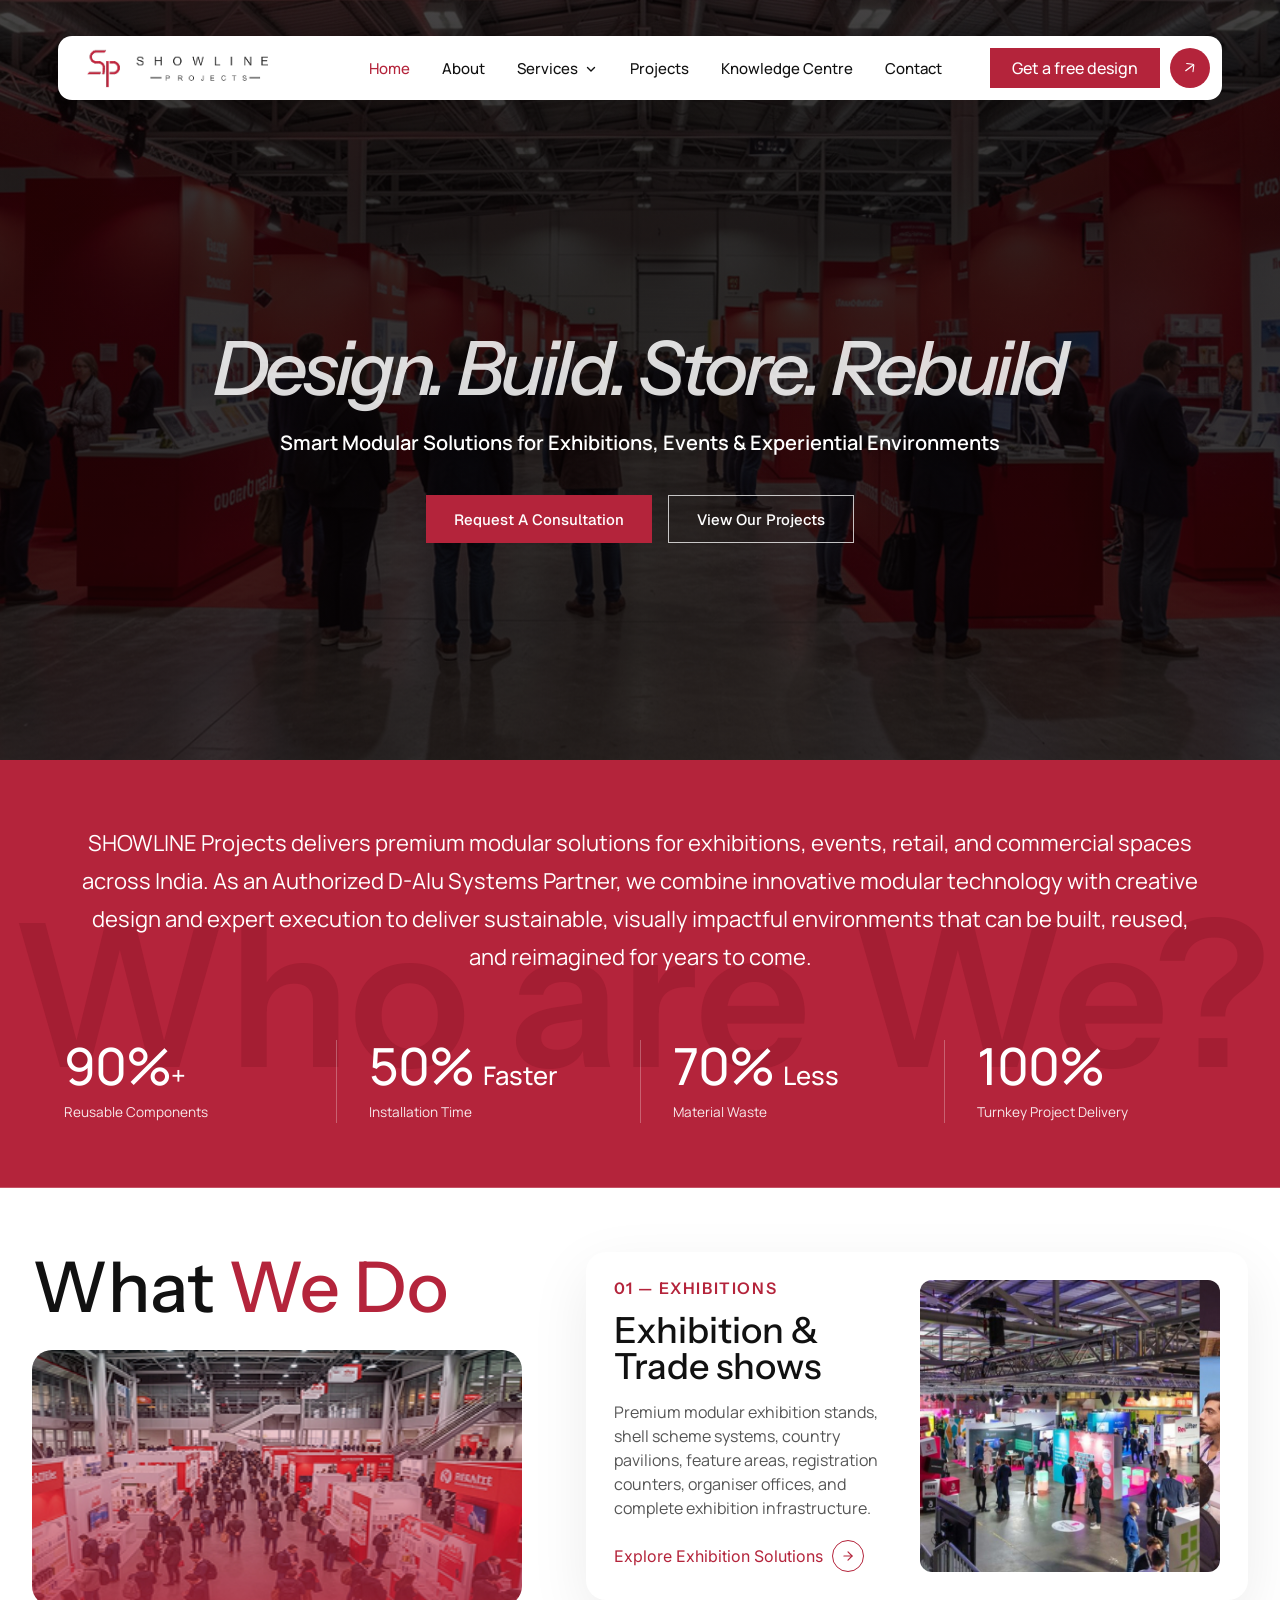
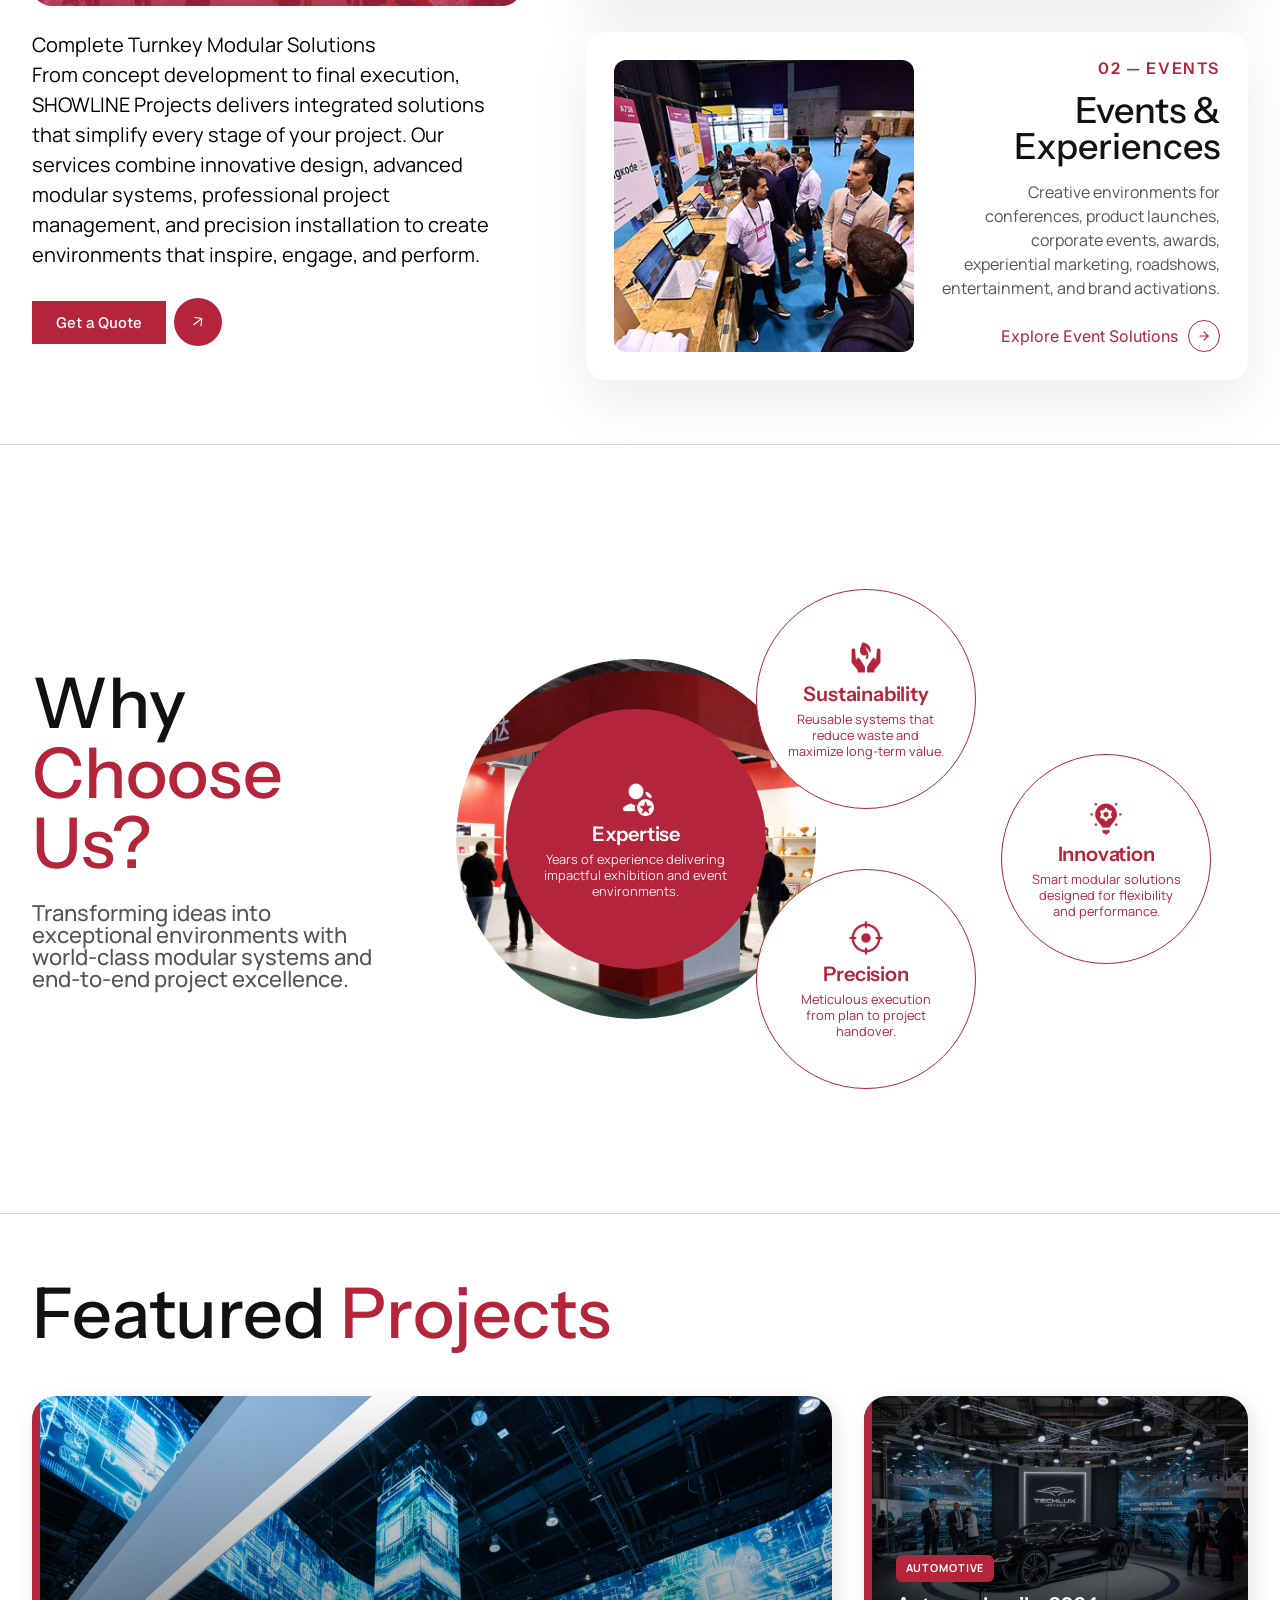
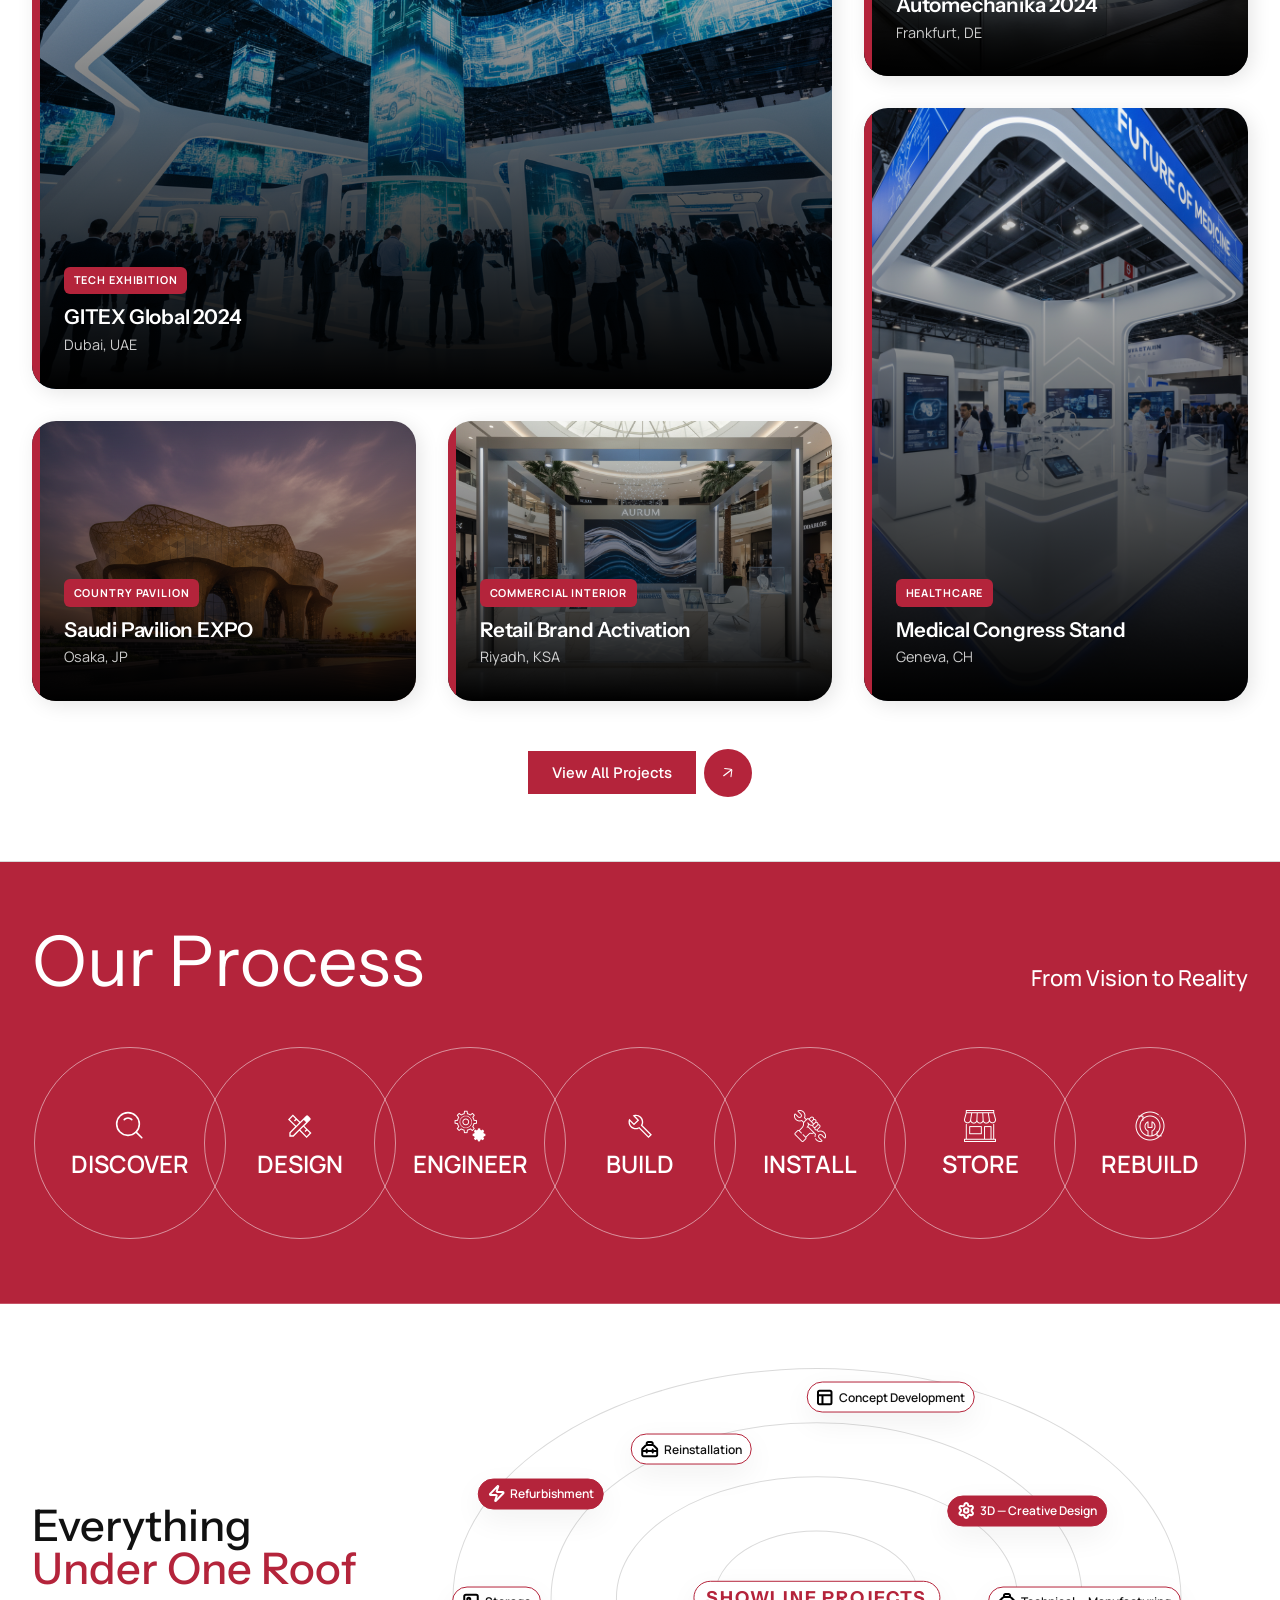
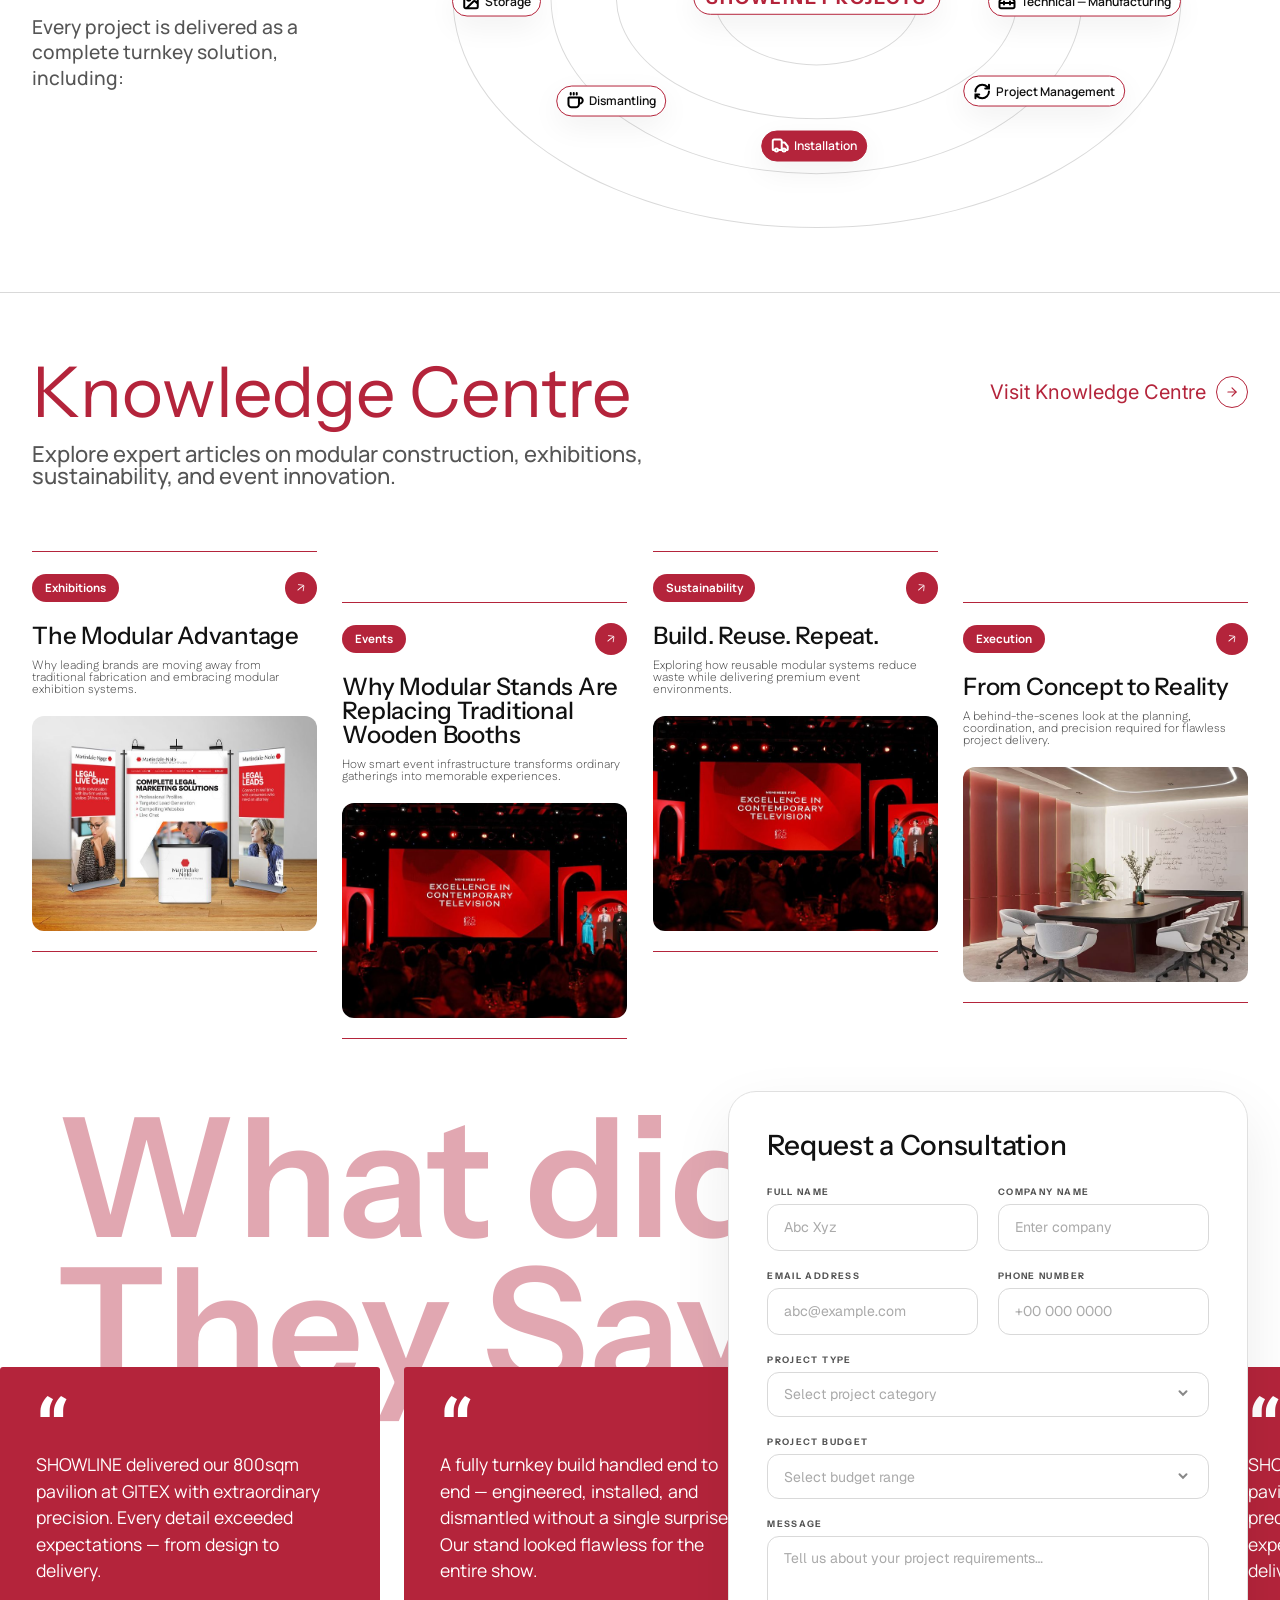
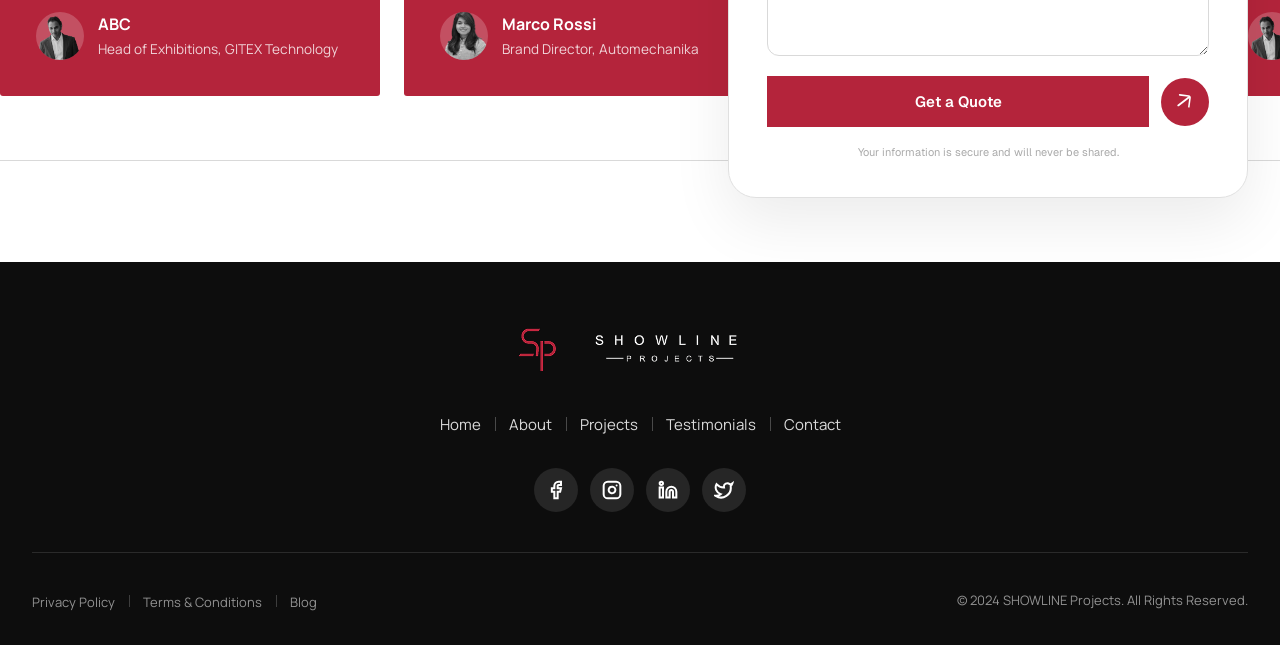
<file: index.html>
<!DOCTYPE html>
<html lang="en">

<head>
    <meta charset="UTF-8">
    <meta name="viewport" content="width=device-width, initial-scale=1.0">
    <title>Showline Projects — Smart Modular Solutions for Exhibitions & Events</title>
    <meta name="description"
        content="SHOWLINE Projects delivers premium modular solutions for exhibitions, events, retail, and commercial spaces — designed, built, stored, and rebuilt with precision.">
    <meta name="keywords"
        content="modular solutions, exhibitions, events, retail spaces, commercial spaces, Showline Projects, event management, booth design">
    <meta name="author" content="Showline Projects">
    <meta property="og:title" content="Showline Projects — Smart Modular Solutions for Exhibitions & Events">
    <meta property="og:description"
        content="SHOWLINE Projects delivers premium modular solutions for exhibitions, events, retail, and commercial spaces.">
    <meta property="og:type" content="website">

    <!-- Favicon -->
    <link rel="icon" type="image/x-icon" href="favicon.ico">
    <link rel="icon" type="image/svg+xml" href="favicon.svg">

    <link rel="stylesheet" href="css/global.css">
    <link rel="stylesheet" href="css/home.css">
    <script src="js/lib/aos.js"></script>
</head>

<body>

    <!-- ============================ HEADER ============================ -->
    <header class="site-header">
        <div class="site-header__inner">
            <a href="index.html" class="site-header__logo" aria-label="Showline Projects — home">
                <img src="images/logo/showline-navbar-logo.png" alt="Showline Projects" width="270" height="46">
            </a>

            <nav class="site-nav" id="site-nav" aria-label="Primary">
                <ul class="site-nav__list">
                    <li><a href="index.html" aria-current="page">Home</a></li>
                    <li><a href="about-us.html">About</a></li>
                    <li class="site-nav__item nav-dropdown">
                        <button type="button" class="site-nav__link nav-dropdown__toggle" aria-haspopup="true"
                            aria-expanded="false">
                            Services
                            <span aria-hidden="true"></span>
                        </button>
                        <ul class="nav-dropdown__menu">
                            <li><a href="exhibition.html">Exhibition &amp; Trade shows</a></li>
                            <li><a href="events.html">Events and Experiences</a></li>
                        </ul>
                    </li>
                    <li><a href="projects.html">Projects</a></li>
                    <li><a href="knowledge-center.html">Knowledge Centre</a></li>
                    <li><a href="contact-us.html">Contact</a></li>
                </ul>
            </nav>

            <div class="site-header__actions">
                <a href="#contact" class="btn btn-primary site-header__cta">
                    <span>Get a free design</span>
                    <span>Get a Quote</span>
                </a>
                <a href="#contact" class="btn-icon btn-icon--sm" aria-label="Get a free design">
                    <img src="images/icons/icon-arrow-navbar.svg" alt="" width="24" height="24">
                </a>
                <button class="nav-toggle" id="nav-toggle" aria-label="Toggle menu" aria-expanded="false"
                    aria-controls="site-nav">
                    <span></span><span></span><span></span>
                </button>
            </div>
        </div>
    </header>

    <main>

        <!-- ============================ HERO ============================ -->
        <section class="home-hero" aria-labelledby="hero-title">
            <img class="home-hero__bg" src="images/home/hero-bg-image.jpg" alt="" aria-hidden="true">
            <img class="home-hero__overlay" src="images/home/hero-section-overlay.png" alt="" aria-hidden="true">
            <div class="container home-hero__content">
                <h1 id="hero-title" class="home-hero__title">
                    <span><span>Design.</span></span>
                    <span><span>Build.</span></span>
                    <span><span>Store.</span></span>
                    <span><span>Rebuild</span></span>
                </h1>
                <p class="home-hero__subtitle" data-aos="fade-up" data-aos-delay="100">Smart Modular Solutions for
                    Exhibitions, Events &amp; Experiential
                    Environments</p>
                <div class="home-hero__actions" data-aos="fade-up" data-aos-delay="200">
                    <a href="#contact" class="btn btn-primary">Request A Consultation</a>
                    <a href="#projects" class="btn btn-outline-light">View Our Projects</a>
                </div>
            </div>
        </section>

        <!-- ===================== INTRO + STATS ===================== -->
        <section class="home-intro red-block" aria-label="Company overview">
            <span aria-hidden="true">Who are We?</span>
            <div class="container">
                <p class="home-intro__lead" data-aos="fade-up">
                    SHOWLINE Projects delivers premium modular solutions for exhibitions, events, retail, and commercial
                    spaces across India. As an Authorized D-Alu Systems Partner, we combine innovative modular
                    technology with creative design and expert execution to deliver sustainable, visually impactful
                    environments that can be built, reused, and reimagined for years to come.
                </p>

                <ul class="stats">
                    <li class="stat" data-aos="fade-up" data-aos-delay="0">
                        <p class="stat__value">90%<span>+</span></p>
                        <p class="stat__label">Reusable Components</p>
                    </li>
                    <li class="stat" data-aos="fade-up" data-aos-delay="100">
                        <p class="stat__value">50% <span>Faster</span></p>
                        <p class="stat__label">Installation Time</p>
                    </li>
                    <li class="stat" data-aos="fade-up" data-aos-delay="200">
                        <p class="stat__value">70% <span>Less</span></p>
                        <p class="stat__label">Material Waste</p>
                    </li>
                    <li class="stat" data-aos="fade-up" data-aos-delay="300">
                        <p class="stat__value">100%</p>
                        <p class="stat__label">Turnkey Project Delivery</p>
                    </li>
                </ul>
            </div>
        </section>

        <!-- ===================== WHAT WE DO ===================== -->
        <section class="services section" aria-labelledby="services-title">
            <div class="container services__grid">
                <div class="services__intro" data-aos="fade-right">
                    <h2 id="services-title" class="services__title">What <span>We Do</span></h2>
                    <img class="services__image" src="images/home/what-we-do.jpg"
                        alt="Busy modular exhibition hall built by Showline Projects." loading="lazy">
                    <p class="services__text">Complete Turnkey Modular Solutions<br>
                        From concept development to final execution, SHOWLINE Projects delivers integrated solutions
                        that simplify every stage of your project. Our services combine innovative design, advanced
                        modular systems, professional project management, and precision installation to create
                        environments that inspire, engage, and perform.</p>
                    <div class="btn-pair">
                        <a href="#contact" class="btn btn-primary">Get a Quote</a>
                        <a href="#contact" class="btn-icon" aria-label="Get a Quote">
                            <img src="images/icons/icon-arrow-navbar.svg" alt="" width="24" height="24">
                        </a>
                    </div>
                </div>

                <div class="services__cards">
                    <article class="service-card" data-aos="fade-left" data-aos-delay="0">
                        <div class="service-card__body">
                            <p class="service-card__eyebrow">01 — Exhibitions</p>
                            <h3 class="service-card__title">Exhibition &amp; Trade shows</h3>
                            <p class="service-card__desc">Premium modular exhibition stands, shell scheme systems,
                                country pavilions, feature areas, registration counters, organiser offices, and
                                complete exhibition infrastructure.</p>
                            <a class="link-cta" href="exhibition.html">Explore Exhibition Solutions
                                <span aria-hidden="true"></span></a>
                        </div>
                        <img class="service-card__image" src="images/home/01-exibition.jpg"
                            alt="Exhibition and trade show stands." loading="lazy">
                    </article>

                    <article class="service-card service-card--reverse" data-aos="fade-left" data-aos-delay="150">
                        <img class="service-card__image" src="images/home/02-event.jpg"
                            alt="Corporate event and experiential environment." loading="lazy">
                        <div class="service-card__body">
                            <p class="service-card__eyebrow service-card__eyebrow--right">02 — Events</p>
                            <h3 class="service-card__title">Events &amp; Experiences</h3>
                            <p class="service-card__desc">Creative environments for conferences, product launches,
                                corporate events, awards, experiential marketing, roadshows, entertainment, and
                                brand activations.</p>
                            <a class="link-cta link-cta--right" href="events.html">Explore Event Solutions
                                <span aria-hidden="true"></span></a>
                        </div>
                    </article>
                </div>
            </div>
        </section>

        <!-- ===================== WHY CHOOSE US ===================== -->
        <section class="why section" aria-labelledby="why-title">
            <div class="container why__inner">
                <div class="why__intro" data-aos="fade-right">
                    <h2 id="why-title" class="why__title">Why <span>Choose<br>Us?</span></h2>
                    <p class="why__text">Transforming ideas into exceptional environments with world-class modular
                        systems and end-to-end project excellence.</p>
                </div>

                <div class="why__cluster">
                    <span aria-hidden="true"></span>

                    <article class="why-circle why-circle--center" data-aos="zoom-in" data-aos-delay="0">
                        <div class="why-circle__inner">
                            <img class="why-circle__icon" src="images/icons/icon-home-expertise.svg" alt="" width="40"
                                height="40">
                            <h3 class="why-circle__name">Expertise</h3>
                            <p class="why-circle__desc">Years of experience delivering impactful exhibition and event
                                environments.</p>
                        </div>
                    </article>

                    <article class="why-circle why-circle--sustainability" data-aos="zoom-in" data-aos-delay="150">
                        <div class="why-circle__inner">
                            <img class="why-circle__icon" src="images/icons/icon-home-Sustainability.svg" alt=""
                                width="40" height="40">
                            <h3 class="why-circle__name">Sustainability</h3>
                            <p class="why-circle__desc">Reusable systems that reduce waste and maximize long-term
                                value.</p>
                        </div>
                    </article>

                    <article class="why-circle why-circle--innovation" data-aos="zoom-in" data-aos-delay="300">
                        <div class="why-circle__inner">
                            <img class="why-circle__icon" src="images/icons/Icon-Home-Automation.svg" alt="" width="40"
                                height="40">
                            <h3 class="why-circle__name">Innovation</h3>
                            <p class="why-circle__desc">Smart modular solutions designed for flexibility and
                                performance.</p>
                        </div>
                    </article>

                    <article class="why-circle why-circle--precision" data-aos="zoom-in" data-aos-delay="450">
                        <div class="why-circle__inner">
                            <img class="why-circle__icon" src="images/icons/Icon-Home-Presicion.svg" alt="" width="40"
                                height="40">
                            <h3 class="why-circle__name">Precision</h3>
                            <p class="why-circle__desc">Meticulous execution from plan to project handover.</p>
                        </div>
                    </article>
                </div>
            </div>
        </section>

        <!-- ===================== FEATURED PROJECTS ===================== -->
        <section class="projects section" id="projects" aria-labelledby="projects-title">
            <div class="container">
                <h2 id="projects-title" class="projects__title" data-aos="fade-up">Featured <span>Projects</span></h2>

                <div class="projects__grid">
                    <article class="project-card project-card--gitex" data-aos="fade-up" data-aos-delay="0">
                        <img class="project-card__img" src="images/home/gitex.png"
                            alt="GITEX Global 2024 exhibition stand in Dubai." loading="lazy">
                        <div class="project-card__overlay">
                            <span>Tech Exhibition</span>
                            <h3 class="project-card__name">GITEX Global 2024</h3>
                            <p class="project-card__loc">Dubai, UAE</p>
                        </div>
                    </article>

                    <article class="project-card project-card--auto" data-aos="fade-up" data-aos-delay="100">
                        <img class="project-card__img" src="images/home/Automechanika.png"
                            alt="Automechanika 2024 automotive stand in Frankfurt." loading="lazy">
                        <div class="project-card__overlay">
                            <span>Automotive</span>
                            <h3 class="project-card__name">Automechanika 2024</h3>
                            <p class="project-card__loc">Frankfurt, DE</p>
                        </div>
                    </article>

                    <article class="project-card project-card--medical" data-aos="fade-up" data-aos-delay="200">
                        <img class="project-card__img" src="images/home/Medical-Congress-Stand.png"
                            alt="Medical Congress Stand in Geneva." loading="lazy">
                        <div class="project-card__overlay">
                            <span>Healthcare</span>
                            <h3 class="project-card__name">Medical Congress Stand</h3>
                            <p class="project-card__loc">Geneva, CH</p>
                        </div>
                    </article>

                    <article class="project-card project-card--saudi" data-aos="fade-up" data-aos-delay="300">
                        <img class="project-card__img" src="images/home/Saudi-Pavilion-EXPO.png"
                            alt="Saudi Pavilion at EXPO in Osaka." loading="lazy">
                        <div class="project-card__overlay">
                            <span>Country Pavilion</span>
                            <h3 class="project-card__name">Saudi Pavilion EXPO</h3>
                            <p class="project-card__loc">Osaka, JP</p>
                        </div>
                    </article>

                    <article class="project-card project-card--retail" data-aos="fade-up" data-aos-delay="400">
                        <img class="project-card__img" src="images/home/Retail-Brand-Activation.png"
                            alt="Retail brand activation in Riyadh." loading="lazy">
                        <div class="project-card__overlay">
                            <span>Commercial Interior</span>
                            <h3 class="project-card__name">Retail Brand Activation</h3>
                            <p class="project-card__loc">Riyadh, KSA</p>
                        </div>
                    </article>
                </div>

                <a href="projects.html" class="projects__cta btn-pair" style="text-decoration: none;"
                    data-aos="fade-up">
                    <span>View All Projects</span>
                    <span aria-hidden="true">
                        <img src="images/icons/icon-arrow-navbar.svg" alt="" width="24" height="24">
                    </span>
                </a>
            </div>
        </section>

        <!-- ===================== OUR PROCESS ===================== -->
        <section class="process red-block" aria-labelledby="process-title">
            <div class="container">
                <div class="process__head" data-aos="fade-up">
                    <h2 id="process-title" class="process__title">Our Process</h2>
                    <p class="process__tag">From Vision to Reality</p>
                </div>

                <ol class="process__steps" data-aos="fade-up" data-aos-delay="100">
                    <li class="process-step">
                        <img class="process-step__icon" src="images/icons/icon-discover-search.svg" alt="" width="32"
                            height="32">
                        <span>Discover</span>
                    </li>
                    <li class="process-step">
                        <img class="process-step__icon" src="images/icons/icon-design.svg" alt="" width="32"
                            height="32">
                        <span>Design</span>
                    </li>
                    <li class="process-step">
                        <img class="process-step__icon" src="images/icons/icon-engineer.svg" alt="" width="32"
                            height="32">
                        <span>Engineer</span>
                    </li>
                    <li class="process-step">
                        <img class="process-step__icon" src="images/icons/icon-build.svg" alt="" width="32" height="32">
                        <span>Build</span>
                    </li>
                    <li class="process-step">
                        <img class="process-step__icon" src="images/icons/icon-install.svg" alt="" width="32"
                            height="32">
                        <span>Install</span>
                    </li>
                    <li class="process-step">
                        <img class="process-step__icon" src="images/icons/icon-store.svg" alt="" width="32" height="32">
                        <span>Store</span>
                    </li>
                    <li class="process-step">
                        <img class="process-step__icon" src="images/icons/icon-rebuild.svg" alt="" width="32"
                            height="32">
                        <span>Rebuild</span>
                    </li>
                </ol>
            </div>
        </section>

        <!-- ===================== EVERYTHING UNDER ONE ROOF ===================== -->
        <section class="oneroof section" aria-labelledby="oneroof-title">
            <div class="container oneroof__inner">
                <div class="oneroof__intro" data-aos="fade-right">
                    <h2 id="oneroof-title" class="oneroof__title">Everything <span>Under One
                            Roof</span></h2>
                    <p class="oneroof__text">Every project is delivered as a complete turnkey solution, including:</p>
                </div>

                <div class="oneroof__diagram" role="list" aria-label="Turnkey services" data-aos="zoom-in"
                    data-aos-delay="100">
                    <span aria-hidden="true"></span>
                    <span aria-hidden="true"></span>
                    <span aria-hidden="true"></span>
                    <span aria-hidden="true"></span>

                    <span role="listitem">SHOWLINE PROJECTS</span>

                    <span role="listitem">
                        <img src="images/icons/icon-Concept%20Development.svg" alt="" width="18" height="18">Concept
                        Development</span>
                    <span role="listitem">
                        <img src="images/icons/icon-Reinstallation.svg" alt="" width="18"
                            height="18">Reinstallation</span>
                    <span role="listitem">
                        <img src="images/icons/icon-Refurbishment.svg" alt="" width="18"
                            height="18">Refurbishment</span>
                    <span role="listitem">
                        <img src="images/icons/icon-3D%20-Creative%20Design.svg" alt="" width="18" height="18">3D —
                        Creative
                        Design</span>
                    <span role="listitem">
                        <img src="images/icons/icon-Storage.svg" alt="" width="18" height="18">Storage</span>
                    <span role="listitem">
                        <img src="images/icons/icon-Technical%20-%20Manufacturing.svg" alt="" width="18"
                            height="18">Technical —
                        Manufacturing</span>
                    <span role="listitem">
                        <img src="images/icons/icon-Dismantling.svg" alt="" width="18" height="18">Dismantling</span>
                    <span role="listitem">
                        <img src="images/icons/icon-Project%20Management.svg" alt="" width="18" height="18">Project
                        Management</span>
                    <span role="listitem">
                        <img src="images/icons/icon-Installation.svg" alt="" width="18" height="18">Installation</span>
                </div>
            </div>
        </section>

        <!-- ===================== KNOWLEDGE CENTRE ===================== -->
        <section class="knowledge section" id="knowledge" aria-labelledby="knowledge-title">
            <div class="container">
                <div class="knowledge__head" data-aos="fade-up">
                    <h2 id="knowledge-title" class="knowledge__title">Knowledge Centre</h2>
                    <a class="link-cta" href="knowledge-center.html">Visit Knowledge Centre
                        <span aria-hidden="true"></span></a>
                </div>
                <p class="knowledge__intro">Explore expert articles on modular construction, exhibitions,
                    sustainability, and event innovation.</p>

                <div class="knowledge__grid">
                    <a href="blog-detail.html" class="blog-card" data-aos="fade-up" data-aos-delay="0">
                        <div class="blog-card__head">
                            <span>Exhibitions</span>
                            <span aria-hidden="true">
                                <img src="images/icons/icon-arrow-navbar.svg" alt="" width="20" height="20"></span>
                        </div>
                        <h3 class="blog-card__title">The Modular Advantage</h3>
                        <p class="blog-card__excerpt">Why leading brands are moving away from traditional fabrication
                            and embracing modular exhibition systems.</p>
                        <img class="blog-card__img" src="images/home/modular-advantage.png"
                            alt="Modular exhibition display banners." loading="lazy">
                    </a>

                    <a href="blog-detail.html" class="blog-card blog-card--low" data-aos="fade-up" data-aos-delay="120">
                        <div class="blog-card__head">
                            <span>Events</span>
                            <span aria-hidden="true">
                                <img src="images/icons/icon-arrow-navbar.svg" alt="" width="20" height="20"></span>
                        </div>
                        <h3 class="blog-card__title">Why Modular Stands Are Replacing Traditional Wooden Booths</h3>
                        <p class="blog-card__excerpt">How smart event infrastructure transforms ordinary gatherings
                            into memorable experiences.</p>
                        <img class="blog-card__img"
                            src="images/home/Why-Modular-Stands-Are-Replacing-Traditional-Wooden-Booths.png"
                            alt="Contemporary event stage environment." loading="lazy">
                    </a>

                    <a href="blog-detail.html" class="blog-card" data-aos="fade-up" data-aos-delay="240">
                        <div class="blog-card__head">
                            <span>Sustainability</span>
                            <span aria-hidden="true">
                                <img src="images/icons/icon-arrow-navbar.svg" alt="" width="20" height="20"></span>
                        </div>
                        <h3 class="blog-card__title">Build. Reuse. Repeat.</h3>
                        <p class="blog-card__excerpt">Exploring how reusable modular systems reduce waste while
                            delivering premium event environments.</p>
                        <img class="blog-card__img"
                            src="images/home/Why-Modular-Stands-Are-Replacing-Traditional-Wooden-Booths.png"
                            alt="Reusable modular event set." loading="lazy">
                    </a>

                    <a href="blog-detail.html" class="blog-card blog-card--low" data-aos="fade-up" data-aos-delay="360">
                        <div class="blog-card__head">
                            <span>Execution</span>
                            <span aria-hidden="true">
                                <img src="images/icons/icon-arrow-navbar.svg" alt="" width="20" height="20"></span>
                        </div>
                        <h3 class="blog-card__title">From Concept to Reality</h3>
                        <p class="blog-card__excerpt">A behind-the-scenes look at the planning, coordination, and
                            precision required for flawless project delivery.</p>
                        <img class="blog-card__img" src="images/home/From-Concept-to-Reality.png"
                            alt="Boardroom prepared for a project handover." loading="lazy">
                    </a>
                </div>

                <div class="knowledge__foot hide-desktop">
                    <a class="link-cta" href="knowledge-center.html">View All Posts
                        <span aria-hidden="true"></span></a>
                </div>
            </div>
        </section>

        <!-- ===================== TESTIMONIALS + CONTACT ===================== -->
        <section class="testimonials bg-transparent" id="testimonials" aria-labelledby="testimonials-title">
            <span aria-hidden="true">What did<br>They Say</span>
            <div class="container--testimonial">
                <h2 id="testimonials-title" class="sr-only">What clients say about Showline Projects</h2>

                <div class="testimonials__viewport bg-transparent">
                    <ul class="testimonials__track" id="testimonials-track">
                        <li class="testimonial">
                            <span aria-hidden="true">&ldquo;</span>
                            <p class="testimonial__quote">SHOWLINE delivered our 800sqm pavilion at GITEX with
                                extraordinary precision. Every detail exceeded expectations — from design to
                                delivery.</p>
                            <div class="testimonial__person">
                                <img class="testimonial__avatar" src="images/team-members/2.png" alt="" loading="lazy">
                                <div>
                                    <p class="testimonial__name">ABC</p>
                                    <p class="testimonial__role">Head of Exhibitions, GITEX Technology</p>
                                </div>
                            </div>
                        </li>
                        <li class="testimonial">
                            <span aria-hidden="true">&ldquo;</span>
                            <p class="testimonial__quote">A fully turnkey build handled end to end — engineered,
                                installed, and dismantled without a single surprise. Our stand looked flawless for
                                the entire show.</p>
                            <div class="testimonial__person">
                                <img class="testimonial__avatar" src="images/team-members/1.png" alt="" loading="lazy">
                                <div>
                                    <p class="testimonial__name">Marco Rossi</p>
                                    <p class="testimonial__role">Brand Director, Automechanika</p>
                                </div>
                            </div>
                        </li>
                        <li class="testimonial">
                            <span aria-hidden="true">&ldquo;</span>
                            <p class="testimonial__quote">The reusable modular system saved us weeks of build time
                                across three cities. Sustainable, cost-effective, and consistently world-class.</p>
                            <div class="testimonial__person">
                                <img class="testimonial__avatar" src="images/team-members/2.png" alt="" loading="lazy">
                                <div>
                                    <p class="testimonial__name">Sara Al Amin</p>
                                    <p class="testimonial__role">Events Lead, Expo Group</p>
                                </div>
                            </div>
                        </li>
                    </ul>
                </div>

                <div class="testimonials__dots" role="tablist" aria-label="Choose testimonial"></div>
            </div>
        </section>

        <!-- ===================== CONSULTATION FORM ===================== -->
        <section class="contact bg-transparent" id="contact" aria-labelledby="contact-title">
            <div class="container bg-transparent">
                <form class="contact-form" id="contact-form" novalidate data-aos="fade-left" data-aos-delay="200">
                    <h2 id="contact-title" class="contact-form__title">Request a Consultation</h2>

                    <div class="contact-form__row">
                        <div class="form-field">
                            <label for="full-name">Full Name</label>
                            <input type="text" id="full-name" name="full-name" placeholder="Abc Xyz" required>
                        </div>
                        <div class="form-field">
                            <label for="company">Company Name</label>
                            <input type="text" id="company" name="company" placeholder="Enter company">
                        </div>
                    </div>

                    <div class="contact-form__row">
                        <div class="form-field">
                            <label for="email">Email Address</label>
                            <input type="email" id="email" name="email" placeholder="abc@example.com" required>
                        </div>
                        <div class="form-field">
                            <label for="phone">Phone Number</label>
                            <input type="tel" id="phone" name="phone" placeholder="+00 000 0000">
                        </div>
                    </div>

                    <div class="form-field">
                        <label for="project-type">Project Type</label>
                        <select id="project-type" name="project-type">
                            <option value="" disabled selected>Select project category</option>
                            <option>Exhibition Stand</option>
                            <option>Corporate Event</option>
                            <option>Retail Environment</option>
                            <option>Product Launch</option>
                        </select>
                    </div>

                    <div class="form-field">
                        <label for="budget">Project Budget</label>
                        <select id="budget" name="budget">
                            <option value="" disabled selected>Select budget range</option>
                            <option>Under $10k</option>
                            <option>$10k – $50k</option>
                            <option>$50k – $100k</option>
                            <option>$100k+</option>
                        </select>
                    </div>

                    <div class="form-field">
                        <label for="message">Message</label>
                        <textarea id="message" name="message" rows="4"
                            placeholder="Tell us about your project requirements…"></textarea>
                    </div>

                    <div class="contact-form__actions">
                        <button type="submit" class="btn btn-primary btn-block">Get a Quote</button>
                        <span aria-hidden="true">
                            <img src="images/icons/icon-arrow-navbar.svg" alt="" width="24" height="24">
                        </span>
                    </div>

                    <p class="contact-form__note">Your information is secure and will never be shared.</p>

                    <p class="contact-form__status" id="form-status" role="status" hidden>
                        Thank you — your request has been received. We'll be in touch shortly.
                    </p>
                </form>
            </div>
        </section>

    </main>

    <!-- ============================ FOOTER ============================ -->
    <footer class="site-footer">
        <div class="container site-footer__inner">
            <a href="index.html" class="site-footer__logo" aria-label="Showline Projects — home">
                <img src="images/logo/showline-logo-symbol.png" alt="" width="40" height="46">
                <img src="images/logo/showline-logo-text-white.png" alt="Showline Projects" width="172" height="34">
            </a>

            <nav class="site-footer__nav" aria-label="Footer">
                <ul>
                    <li><a href="index.html">Home</a></li>
                    <li><a href="about-us.html">About</a></li>
                    <li><a href="projects.html">Projects</a></li>
                    <li><a href="testimonials.html">Testimonials</a></li>
                    <li><a href="contact-us.html">Contact</a></li>
                </ul>
            </nav>

            <ul class="site-footer__social">
                <li><a href="#" aria-label="Facebook"><img src="images/icons/icon-social-facebook.svg" alt="" width="44"
                            height="44"></a></li>
                <li><a href="#" aria-label="Instagram"><img src="images/icons/icon-social-instagram.svg" alt=""
                            width="44" height="44"></a></li>
                <li><a href="#" aria-label="LinkedIn"><img src="images/icons/icon-social-linkedin.svg" alt="" width="44"
                            height="44"></a></li>
                <li><a href="#" aria-label="Twitter"><img src="images/icons/icon-social-twitter.svg" alt="" width="44"
                            height="44"></a></li>
            </ul>

            <hr class="site-footer__rule">

            <div class="site-footer__bottom">
                <ul class="site-footer__legal">
                    <li><a href="privacy-policy.html">Privacy Policy</a></li>
                    <li><a href="terms-conditions.html">Terms &amp; Conditions</a></li>
                    <li><a href="knowledge-center.html">Blog</a></li>
                </ul>
                <p class="site-footer__copy">© 2024 SHOWLINE Projects. All Rights Reserved.</p>
            </div>
        </div>
    </footer>

    <script src="js/navbar.js"></script>
    <script src="js/quotation-form.js"></script>
    <script src="js/testimonials.js"></script>
    <script>
        AOS?.init({
            once: true,          /* one-way: animations don't reverse on scroll back up */
            duration: 700,
            easing: 'ease-out-cubic',
            offset: 80,
        });
    </script>
</body>

</html>
</file>
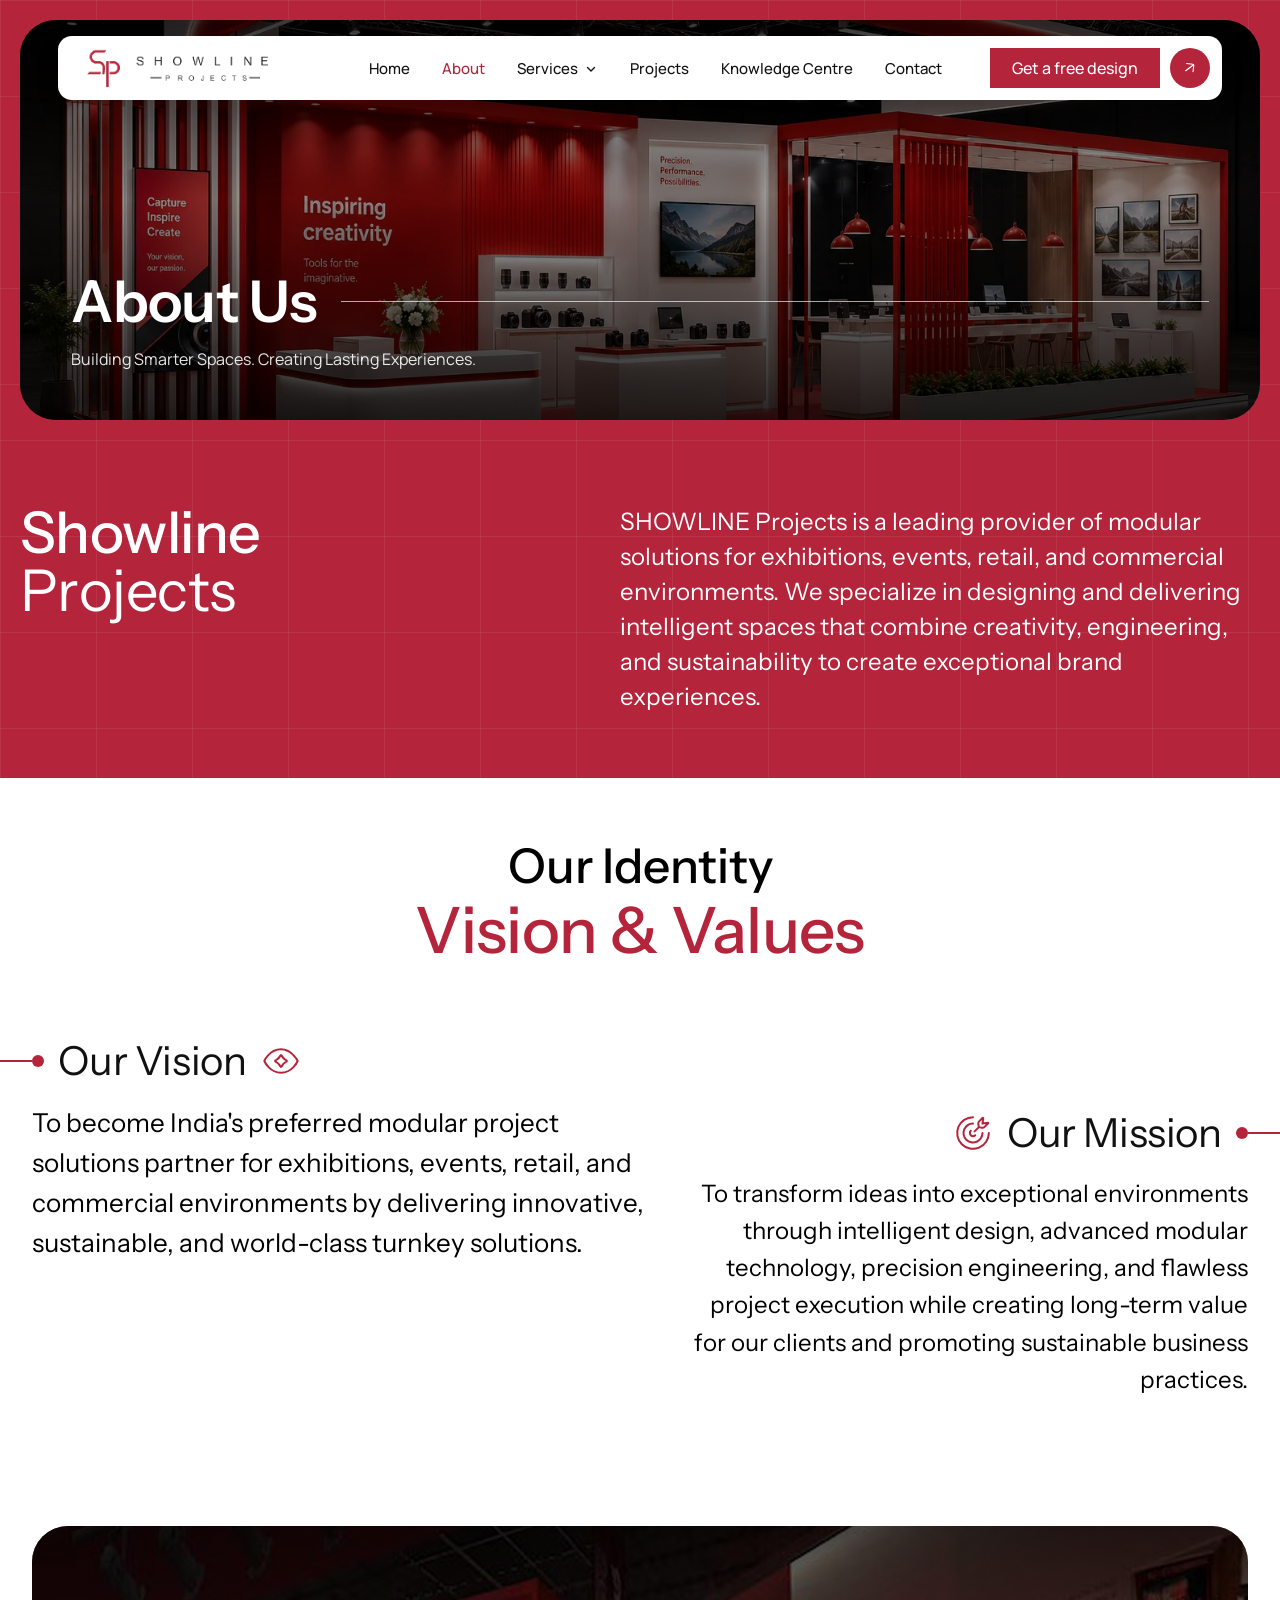
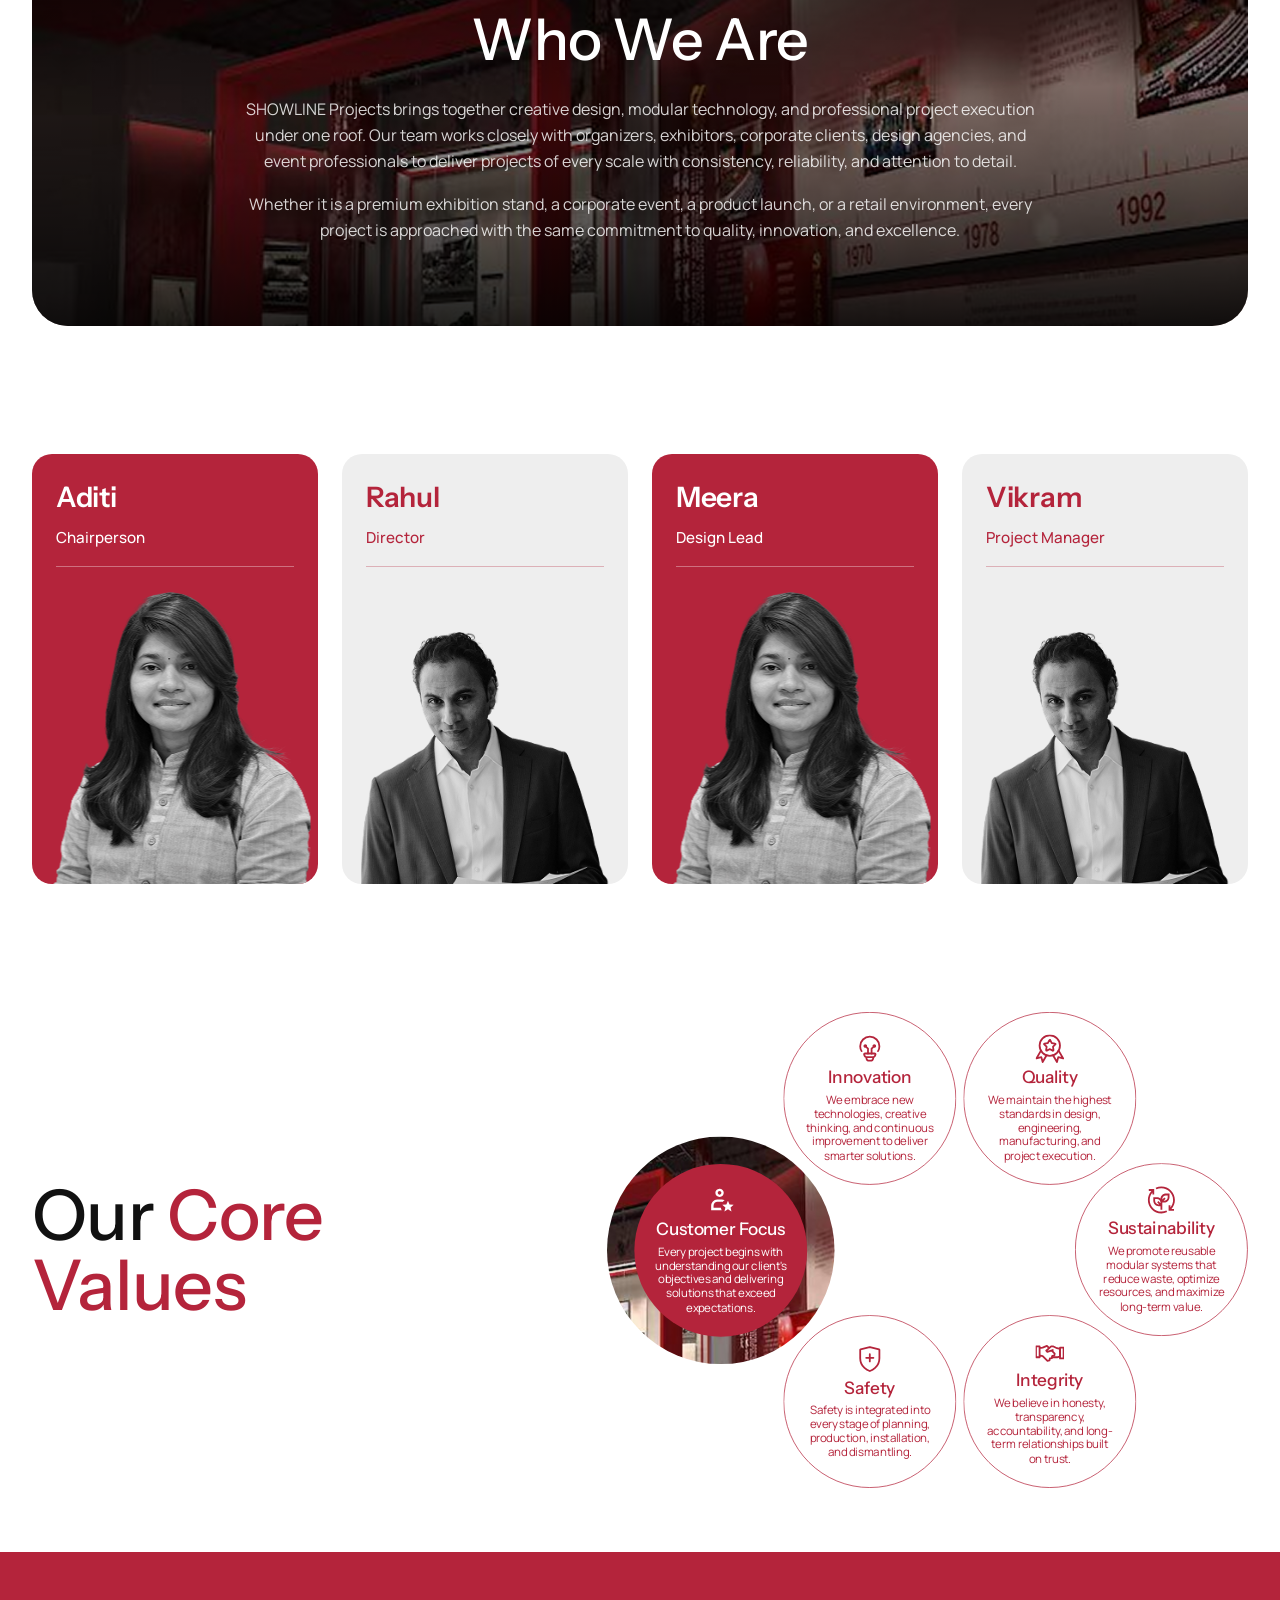
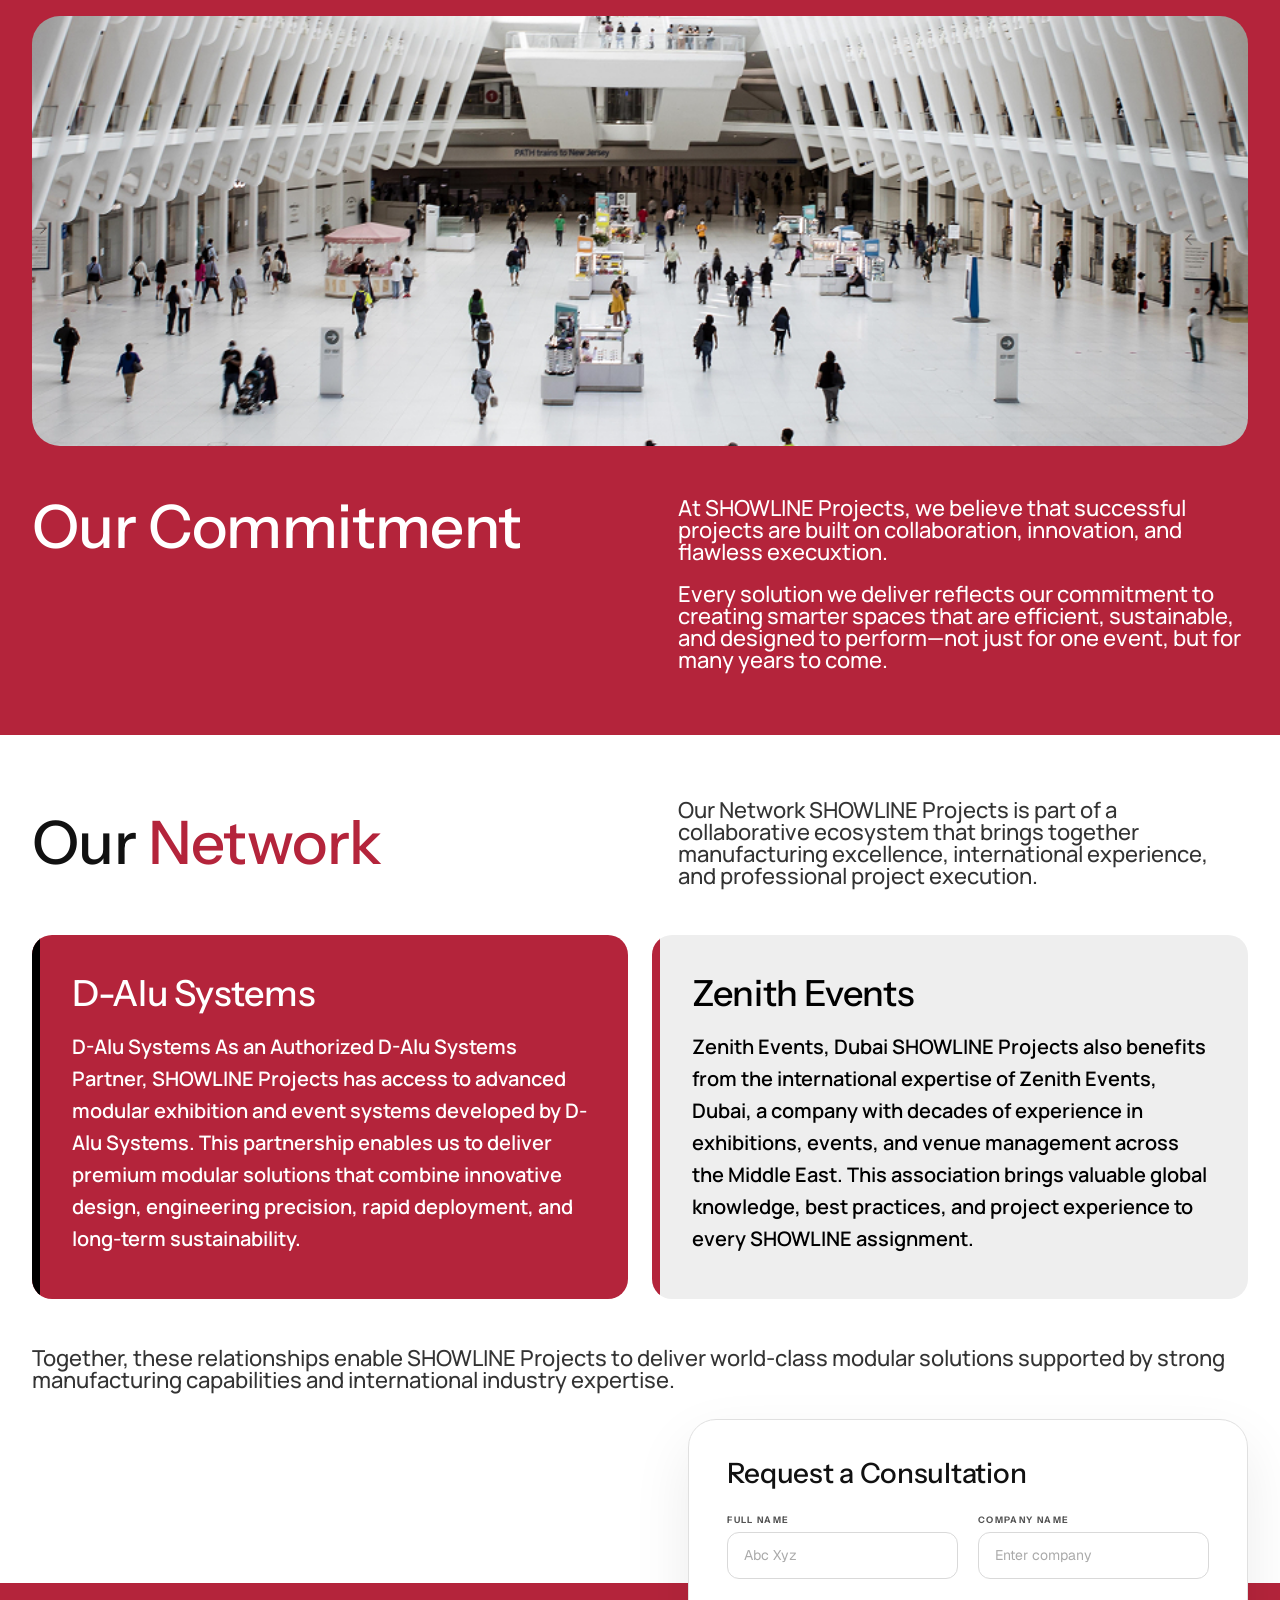
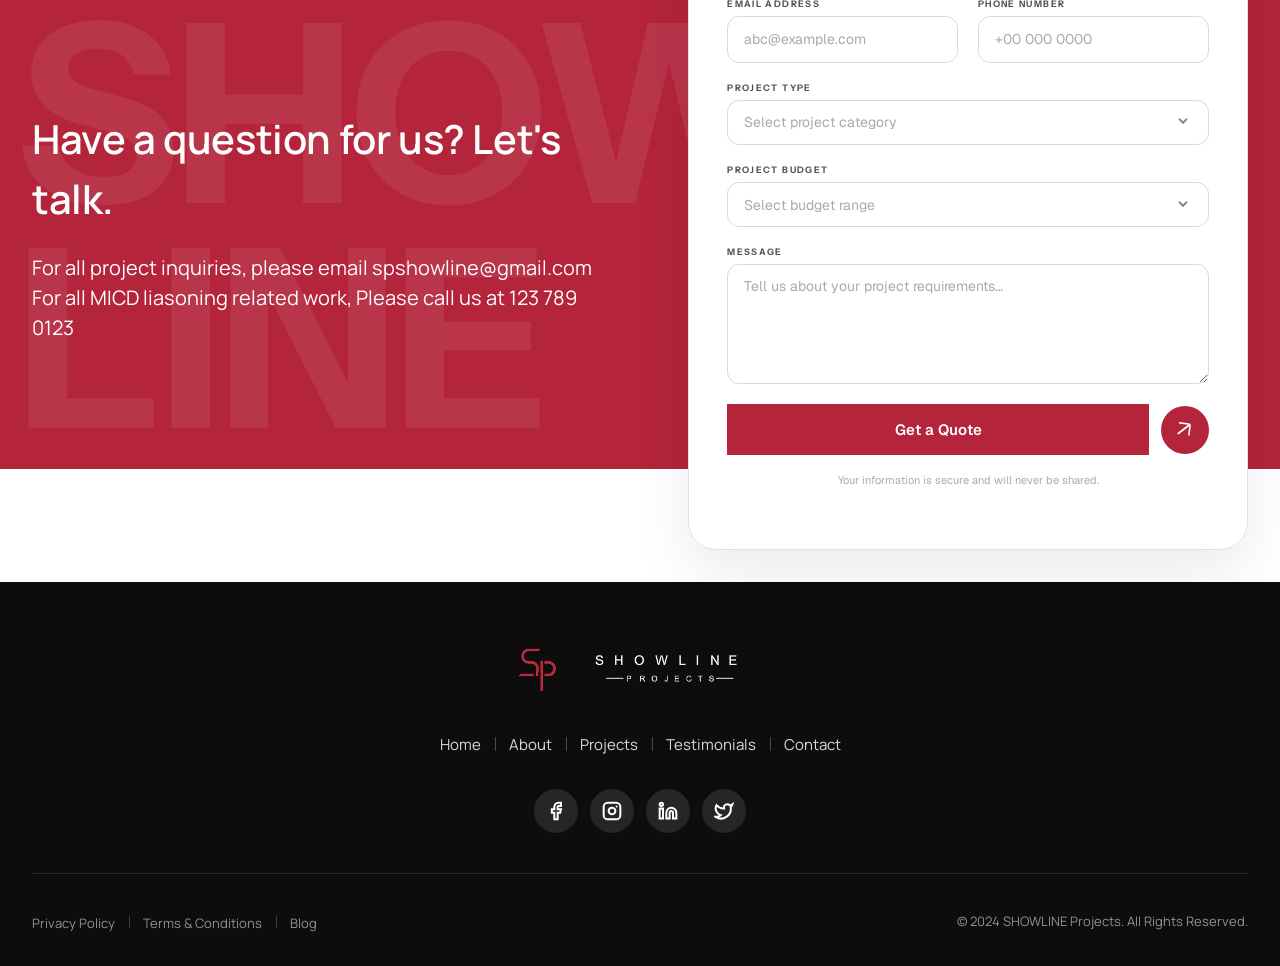
<file: about-us.html>
<!DOCTYPE html>
<html lang="en">

<head>
    <meta charset="UTF-8">
    <meta name="viewport" content="width=device-width, initial-scale=1.0">
    <title>About Us — Showline Projects</title>
    <meta name="description"
        content="Showline Projects — a leading provider of modular solutions for exhibitions, events, retail, and commercial environments.">
    <meta name="keywords"
        content="about Showline Projects, modular solutions provider, exhibition stands, retail environments, commercial spaces, event solutions">
    <meta name="author" content="Showline Projects">
    <meta property="og:title" content="About Us — Showline Projects">
    <meta property="og:description"
        content="Learn more about Showline Projects, a leading provider of modular solutions for exhibitions, events, and retail environments.">
    <meta property="og:type" content="website">

    <!-- Favicon -->
    <link rel="icon" type="image/x-icon" href="favicon.ico">
    <link rel="icon" type="image/svg+xml" href="favicon.svg">

    <link rel="stylesheet" href="css/global.css">
    <link rel="stylesheet" href="css/about-us.css">
    <script src="js/lib/aos.js"></script>

</head>

<body>

    <!-- ============================ HEADER ============================ -->
    <header class="site-header">
        <div class="site-header__inner">
            <a href="index.html" class="site-header__logo" aria-label="Showline Projects — home">
                <img src="images/logo/showline-navbar-logo.png" alt="Showline Projects" width="270" height="46">
            </a>

            <nav class="site-nav" id="site-nav" aria-label="Primary">
                <ul class="site-nav__list">
                    <li><a href="index.html">Home</a></li>
                    <li><a href="about-us.html" aria-current="page">About</a></li>
                    <li class="site-nav__item nav-dropdown">
                        <button type="button" class="site-nav__link nav-dropdown__toggle" aria-haspopup="true"
                            aria-expanded="false">
                            Services
                            <span aria-hidden="true"></span>
                        </button>
                        <ul class="nav-dropdown__menu">
                            <li><a href="exhibition.html">Exhibition &amp; Trade shows</a></li>
                            <li><a href="events.html">Events and Experiences</a></li>
                        </ul>
                    </li>
                    <li><a href="projects.html">Projects</a></li>
                    <li><a href="knowledge-center.html">Knowledge Centre</a></li>
                    <li><a href="contact-us.html">Contact</a></li>
                </ul>
            </nav>

            <div class="site-header__actions">
                <a href="#contact" class="btn btn-primary site-header__cta">
                    <span>Get a free design</span>
                    <span>Get a Quote</span>
                </a>
                <a href="#contact" class="btn-icon btn-icon--sm" aria-label="Get a free design">
                    <img src="images/icons/icon-arrow-navbar.svg" alt="" width="24" height="24">
                </a>
                <button class="nav-toggle" id="nav-toggle" aria-label="Toggle menu" aria-expanded="false"
                    aria-controls="site-nav">
                    <span></span><span></span><span></span>
                </button>
            </div>
        </div>
    </header>

    <main>

        <!-- ============================ HERO ============================ -->
        <section class="hero red-block" aria-labelledby="hero-title">
            <div class="hero__frame">
                <img class="hero__bg" src="images/about-us/hero-section-bg.webp" alt="" aria-hidden="true">
                <img class="hero__overlay" src="images/about-us/hero-section-overlay.png" alt="" aria-hidden="true">
                <div class="hero__content">
                    <h1 id="hero-title" class="hero__title" data-aos="fade-up">About Us</h1>
                    <p class="hero__subtitle" data-aos="fade-up" data-aos-delay="100">Building Smarter Spaces. Creating
                        Lasting Experiences.</p>
                </div>
            </div>
        </section>

        <!-- ===================== SHOWLINE PROJECTS INTRO ===================== -->
        <section class="intro red-block section" aria-labelledby="intro-title">
            <div class="container-full intro__inner">
                <h2 id="intro-title" class="intro__title" data-aos="fade-up"><span>Showline</span> <br>Projects</h2>
                <p class="intro__text" data-aos="fade-up" data-aos-delay="150">
                    SHOWLINE Projects is a leading provider of modular solutions for exhibitions, events,
                    retail, and commercial environments. We specialize in designing and delivering intelligent
                    spaces that combine creativity, engineering, and sustainability to create exceptional brand
                    experiences.
                </p>
            </div>
        </section>

        <!-- ===================== VISION & MISSION ===================== -->
        <section class="identity section" aria-labelledby="identity-title">
            <div class="container">
                <header class="identity__head text-center" data-aos="fade-up">
                    <p class="identity__eyebrow">Our Identity</p>
                    <h2 id="identity-title" class="identity__title">Vision <span>&amp; Values</span></h2>
                </header>

                <div class="identity__grid">
                    <article class="pillar pillar--left" data-aos="fade-right">
                        <h3 class="pillar__title">
                            <span aria-hidden="true">
                                <span></span>
                                <span></span>
                            </span>
                            <span>Our Vision</span>
                            <img src="images/icons/icon-ourvision-eye.svg" alt="" width="44" height="44">
                        </h3>
                        <p>To become India's preferred modular project solutions partner for exhibitions,
                            events, retail, and commercial environments by delivering innovative, sustainable,
                            and world-class turnkey solutions.</p>
                    </article>

                    <article class="pillar pillar--right" data-aos="fade-left">
                        <h3 class="pillar__title">
                            <img src="images/icons/icon-our-mission-mage_goals.svg" alt="" width="44" height="44">
                            <span>Our Mission</span>
                            <span aria-hidden="true">
                                <span></span>
                                <span></span>
                            </span>
                        </h3>
                        <p>To transform ideas into exceptional environments through intelligent design,
                            advanced modular technology, precision engineering, and flawless project execution
                            while creating long-term value for our clients and promoting sustainable business
                            practices.</p>
                    </article>
                </div>
            </div>
        </section>

        <!-- ===================== WHO WE ARE ===================== -->
        <section class="whoweare section" aria-labelledby="who-title">
            <div class="container">
                <div class="whoweare__frame" data-aos="fade-up">
                    <img class="whoweare__bg" src="images/about-us/hero-section-bg.jpg" alt="" aria-hidden="true">
                    <div class="whoweare__content">
                        <h2 id="who-title" class="whoweare__title">Who We Are</h2>
                        <p>SHOWLINE Projects brings together creative design, modular technology, and professional
                            project execution under one roof. Our team works closely with organizers, exhibitors,
                            corporate clients, design agencies, and event professionals to deliver projects of every
                            scale with consistency, reliability, and attention to detail.</p>
                        <p>Whether it is a premium exhibition stand, a corporate event, a product launch, or a retail
                            environment, every project is approached with the same commitment to quality, innovation,
                            and excellence.</p>
                    </div>
                </div>
            </div>
        </section>

        <!-- ===================== LEADERSHIP ===================== -->
        <section class="leadership section" aria-label="Leadership team">
            <div class="container">
                <ul class="leadership__grid">
                    <li class="profile-card" data-aos="fade-up" data-aos-delay="0">
                        <div class="profile-card__text">
                            <h3 class="profile-card__name">Aditi</h3>
                            <p class="profile-card__role">Chairperson</p>
                        </div>
                        <img class="profile-card__photo" src="images/team-members/1.png" alt="Aditi, Chairperson">
                    </li>
                    <li class="profile-card" data-aos="fade-up" data-aos-delay="200">
                        <div class="profile-card__text">
                            <h3 class="profile-card__name">Rahul</h3>
                            <p class="profile-card__role">Director</p>
                        </div>
                        <img class="profile-card__photo" src="images/team-members/2.png" alt="Rahul, Director">
                    </li>
                    <li class="profile-card" data-aos="fade-up" data-aos-delay="400">
                        <div class="profile-card__text">
                            <h3 class="profile-card__name">Meera</h3>
                            <p class="profile-card__role">Design Lead</p>
                        </div>
                        <img class="profile-card__photo" src="images/team-members/1.png" alt="Meera, Design Lead">
                    </li>
                    <li class="profile-card" data-aos="fade-up" data-aos-delay="600">
                        <div class="profile-card__text">
                            <h3 class="profile-card__name">Vikram</h3>
                            <p class="profile-card__role">Project Manager</p>
                        </div>
                        <img class="profile-card__photo" src="images/team-members/2.png" alt="Vikram, Project Manager">
                    </li>
                </ul>
            </div>
        </section>

        <!-- ===================== CORE VALUES ===================== -->
        <section class="values section" aria-labelledby="values-title">
            <div class="container">
                <h2 id="values-title" class="values__title" data-aos="fade-up">
                    Our <span>Core <br>Values</span>
                </h2>
                <p class="values__intro hide-desktop">Transforming ideas into exceptional environments with
                    world-class excellence.</p>

                <div class="values__cluster">
                    <!-- Center: Customer Focus -->
                    <article class="value value--center" style="--pos:center" data-aos="zoom-in" data-aos-delay="0">
                        <div class="value__inner">
                            <img class="value__icon" src="images/icons/icon-customer-focus-ix_customer.svg" alt=""
                                width="40" height="40">
                            <h3 class="value__name">Customer Focus</h3>
                            <p class="value__desc">Every project begins with understanding our client's objectives
                                and delivering solutions that exceed expectations.</p>
                        </div>
                    </article>

                    <article class="value" style="--pos:tl" data-aos="zoom-in" data-aos-delay="150">
                        <div class="value__inner">
                            <img class="value__icon" src="images/icons/icon-inovation-hugeicons_ai-innovation-03.svg"
                                alt="" width="40" height="40">
                            <h3 class="value__name">Innovation</h3>
                            <p class="value__desc">We embrace new technologies, creative thinking, and continuous
                                improvement to deliver smarter solutions.</p>
                        </div>
                    </article>

                    <article class="value" style="--pos:tr" data-aos="zoom-in" data-aos-delay="300">
                        <div class="value__inner">
                            <img class="value__icon" src="images/icons/icon-qualitystreamline_star-badge.svg" alt=""
                                width="40" height="40">
                            <h3 class="value__name">Quality</h3>
                            <p class="value__desc">We maintain the highest standards in design, engineering,
                                manufacturing, and project execution.</p>
                        </div>
                    </article>

                    <article class="value" style="--pos:r" data-aos="zoom-in" data-aos-delay="450">
                        <div class="value__inner">
                            <img class="value__icon" src="images/icons/icon-sustainability-carbon_sustainability.svg"
                                alt="" width="40" height="40">
                            <h3 class="value__name">Sustainability</h3>
                            <p class="value__desc">We promote reusable modular systems that reduce waste, optimize
                                resources, and maximize long-term value.</p>
                        </div>
                    </article>

                    <article class="value" style="--pos:bl" data-aos="zoom-in" data-aos-delay="750">
                        <div class="value__inner">
                            <img class="value__icon" src="images/icons/icon-safety-si_shield-health-safety-line.svg"
                                alt="" width="40" height="40">
                            <h3 class="value__name">Safety</h3>
                            <p class="value__desc">Safety is integrated into every stage of planning, production,
                                installation, and dismantling.</p>
                        </div>
                    </article>

                    <article class="value" style="--pos:br" data-aos="zoom-in" data-aos-delay="600">
                        <div class="value__inner">
                            <img class="value__icon"
                                src="images/icons/icon-intigraity-streamline-cyber_business-handshake-deal.svg" alt=""
                                width="40" height="40">
                            <h3 class="value__name">Integrity</h3>
                            <p class="value__desc">We believe in honesty, transparency, accountability, and
                                long-term relationships built on trust.</p>
                        </div>
                    </article>
                </div>
            </div>
        </section>

        <!-- ===================== COMMITMENT ===================== -->
        <section class="commitment  red-block section" aria-labelledby="commit-title">
            <div class="container commitment__inner">
                <img class="commitment__image" src="images/about-us/our-commitment.jpg"
                    alt="A large, light-filled transit hall busy with people." data-aos="fade-right">
                <div class="commitment__grid" data-aos="fade-left" data-aos-delay="100">
                    <h2 id="commit-title" class="commitment__title">Our Commitment</h2>
                    <div class="commitment__text">
                        <p>At SHOWLINE Projects, we believe that successful projects are built on collaboration,
                            innovation, and flawless execuxtion.</p>
                        <p>Every solution we deliver reflects our commitment to creating smarter spaces that are
                            efficient, sustainable, and designed to perform—not just for one event, but for many
                            years to come.</p>
                    </div>
                </div>
            </div>
        </section>

        <!-- ===================== NETWORK ===================== -->
        <section class="network section" aria-labelledby="network-title">
            <div class="container">
                <div class="network__head" data-aos="fade-up">
                    <h2 id="network-title" class="network__title">Our <span>Network</span></h2>
                    <p class="network__intro">Our Network SHOWLINE Projects is part of a collaborative ecosystem
                        that brings together manufacturing excellence, international experience, and professional
                        project execution.</p>
                </div>

                <div class="network__cards">
                    <article class="info-card info-card--red" data-aos="fade-up" data-aos-delay="0">
                        <h3 class="info-card__title">D-Alu Systems</h3>
                        <p>D-Alu Systems As an Authorized D-Alu Systems Partner, SHOWLINE Projects has access to
                            advanced modular exhibition and event systems developed by D-Alu Systems. This
                            partnership enables us to deliver premium modular solutions that combine innovative
                            design, engineering precision, rapid deployment, and long-term sustainability.</p>
                    </article>
                    <article class="info-card info-card--light" data-aos="fade-up" data-aos-delay="120">
                        <h3 class="info-card__title">Zenith Events</h3>
                        <p>Zenith Events, Dubai SHOWLINE Projects also benefits from the international expertise of
                            Zenith Events, Dubai, a company with decades of experience in exhibitions, events, and
                            venue management across the Middle East. This association brings valuable global
                            knowledge, best practices, and project experience to every SHOWLINE assignment.</p>
                    </article>
                </div>

                <p class="network__footnote" data-aos="fade-up">Together, these relationships enable SHOWLINE Projects
                    to deliver
                    world-class modular solutions supported by strong manufacturing capabilities and international
                    industry expertise.</p>
            </div>
        </section>

        <!-- ===================== CONTACT ===================== -->
        <section class="contact" id="contact" aria-labelledby="contact-title">
            <div class="contact__band red-block">
                <span aria-hidden="true">SHOW<br>LINE</span>
                <div class="container contact__inner">
                    <div class="contact__intro" data-aos="fade-right">
                        <h2 id="contact-title" class="contact__title">Have a question for us? Let's talk.</h2>
                        <p class="contact__lines">
                            For all project inquiries, please email spshowline@gmail.com<br>
                            For all MICD liasoning related work, Please call us at 123 789 0123
                        </p>
                    </div>
                </div>
            </div>

            <div class="container">
                <form class="contact-form" id="contact-form" novalidate data-aos="fade-left" data-aos-delay="200">
                    <h3 class="contact-form__title">Request a Consultation</h3>

                    <div class="contact-form__row">
                        <div class="form-field">
                            <label for="full-name">Full Name</label>
                            <input type="text" id="full-name" name="full-name" placeholder="Abc Xyz" required>
                        </div>
                        <div class="form-field">
                            <label for="company">Company Name</label>
                            <input type="text" id="company" name="company" placeholder="Enter company">
                        </div>
                    </div>

                    <div class="contact-form__row">
                        <div class="form-field">
                            <label for="email">Email Address</label>
                            <input type="email" id="email" name="email" placeholder="abc@example.com" required>
                        </div>
                        <div class="form-field">
                            <label for="phone">Phone Number</label>
                            <input type="tel" id="phone" name="phone" placeholder="+00 000 0000">
                        </div>
                    </div>

                    <div class="form-field">
                        <label for="project-type">Project Type</label>
                        <select id="project-type" name="project-type">
                            <option value="" disabled selected>Select project category</option>
                            <option>Exhibition Stand</option>
                            <option>Corporate Event</option>
                            <option>Retail Environment</option>
                            <option>Product Launch</option>
                        </select>
                    </div>

                    <div class="form-field contact-form__budget">
                        <label for="budget">Project Budget</label>
                        <select id="budget" name="budget">
                            <option value="" disabled selected>Select budget range</option>
                            <option>Under $10k</option>
                            <option>$10k – $50k</option>
                            <option>$50k – $100k</option>
                            <option>$100k+</option>
                        </select>
                    </div>

                    <div class="form-field">
                        <label for="message">Message</label>
                        <textarea id="message" name="message" rows="4"
                            placeholder="Tell us about your project requirements…"></textarea>
                    </div>

                    <div class="contact-form__actions">
                        <button type="submit" class="btn btn-primary btn-block">Get a Quote</button>
                        <span aria-hidden="true">
                            <img src="images/icons/icon-arrow-navbar.svg" alt="" width="24" height="24">
                        </span>
                    </div>

                    <p class="contact-form__note">Your information is secure and will never be shared.</p>

                    <p class="contact-form__status" id="form-status" role="status" hidden>
                        Thank you — your request has been received. We'll be in touch shortly.
                    </p>
                </form>
            </div>
        </section>

    </main>

    <!-- ============================ FOOTER ============================ -->
    <footer class="site-footer">
        <div class="container site-footer__inner">
            <a href="index.html" class="site-footer__logo" aria-label="Showline Projects — home">
                <img src="images/logo/showline-logo-symbol.png" alt="" width="40" height="46">
                <img src="images/logo/showline-logo-text-white.png" alt="Showline Projects" width="172" height="34">
            </a>

            <nav class="site-footer__nav" aria-label="Footer">
                <ul>
                    <li><a href="index.html">Home</a></li>
                    <li><a href="about-us.html">About</a></li>
                    <li><a href="projects.html">Projects</a></li>
                    <li><a href="testimonials.html">Testimonials</a></li>
                    <li><a href="contact-us.html">Contact</a></li>
                </ul>
            </nav>

            <ul class="site-footer__social">
                <li><a href="#" aria-label="Facebook"><img src="images/icons/icon-social-facebook.svg" alt="" width="44"
                            height="44"></a></li>
                <li><a href="#" aria-label="Instagram"><img src="images/icons/icon-social-instagram.svg" alt=""
                            width="44" height="44"></a></li>
                <li><a href="#" aria-label="LinkedIn"><img src="images/icons/icon-social-linkedin.svg" alt="" width="44"
                            height="44"></a></li>
                <li><a href="#" aria-label="Twitter"><img src="images/icons/icon-social-twitter.svg" alt="" width="44"
                            height="44"></a></li>
            </ul>

            <hr class="site-footer__rule">

            <div class="site-footer__bottom">
                <ul class="site-footer__legal">
                    <li><a href="privacy-policy.html">Privacy Policy</a></li>
                    <li><a href="terms-conditions.html">Terms &amp; Conditions</a></li>
                    <li><a href="knowledge-center.html">Blog</a></li>
                </ul>
                <p class="site-footer__copy">© 2024 SHOWLINE Projects. All Rights Reserved.</p>
            </div>
        </div>
    </footer>

    <script src="js/navbar.js"></script>
    <script src="js/quotation-form.js"></script>
    <script>
        AOS?.init({
            once: true,          /* one-way: animations don't reverse on scroll back up */
            duration: 700,
            easing: 'ease-out-cubic',
            offset: 80,          /* trigger a touch before the element is fully in view */
        });
    </script>
</body>

</html>
</file>
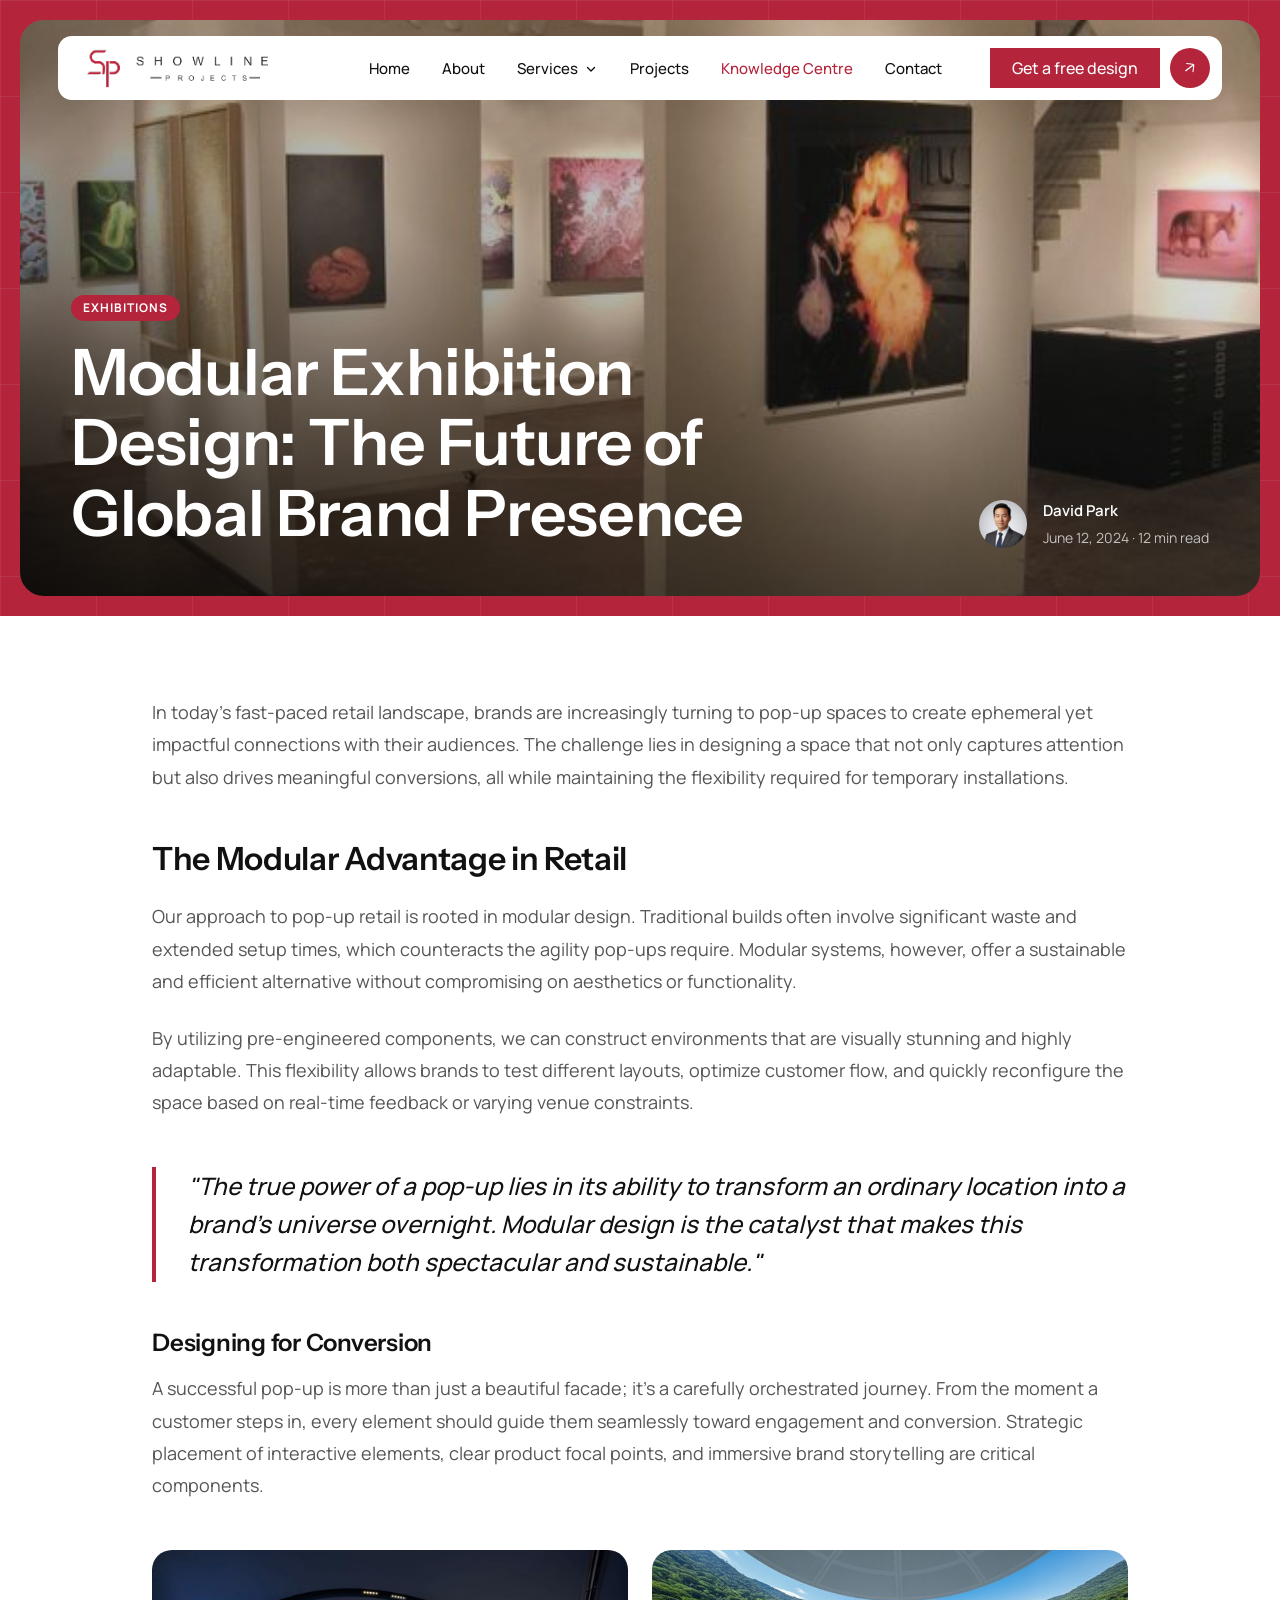
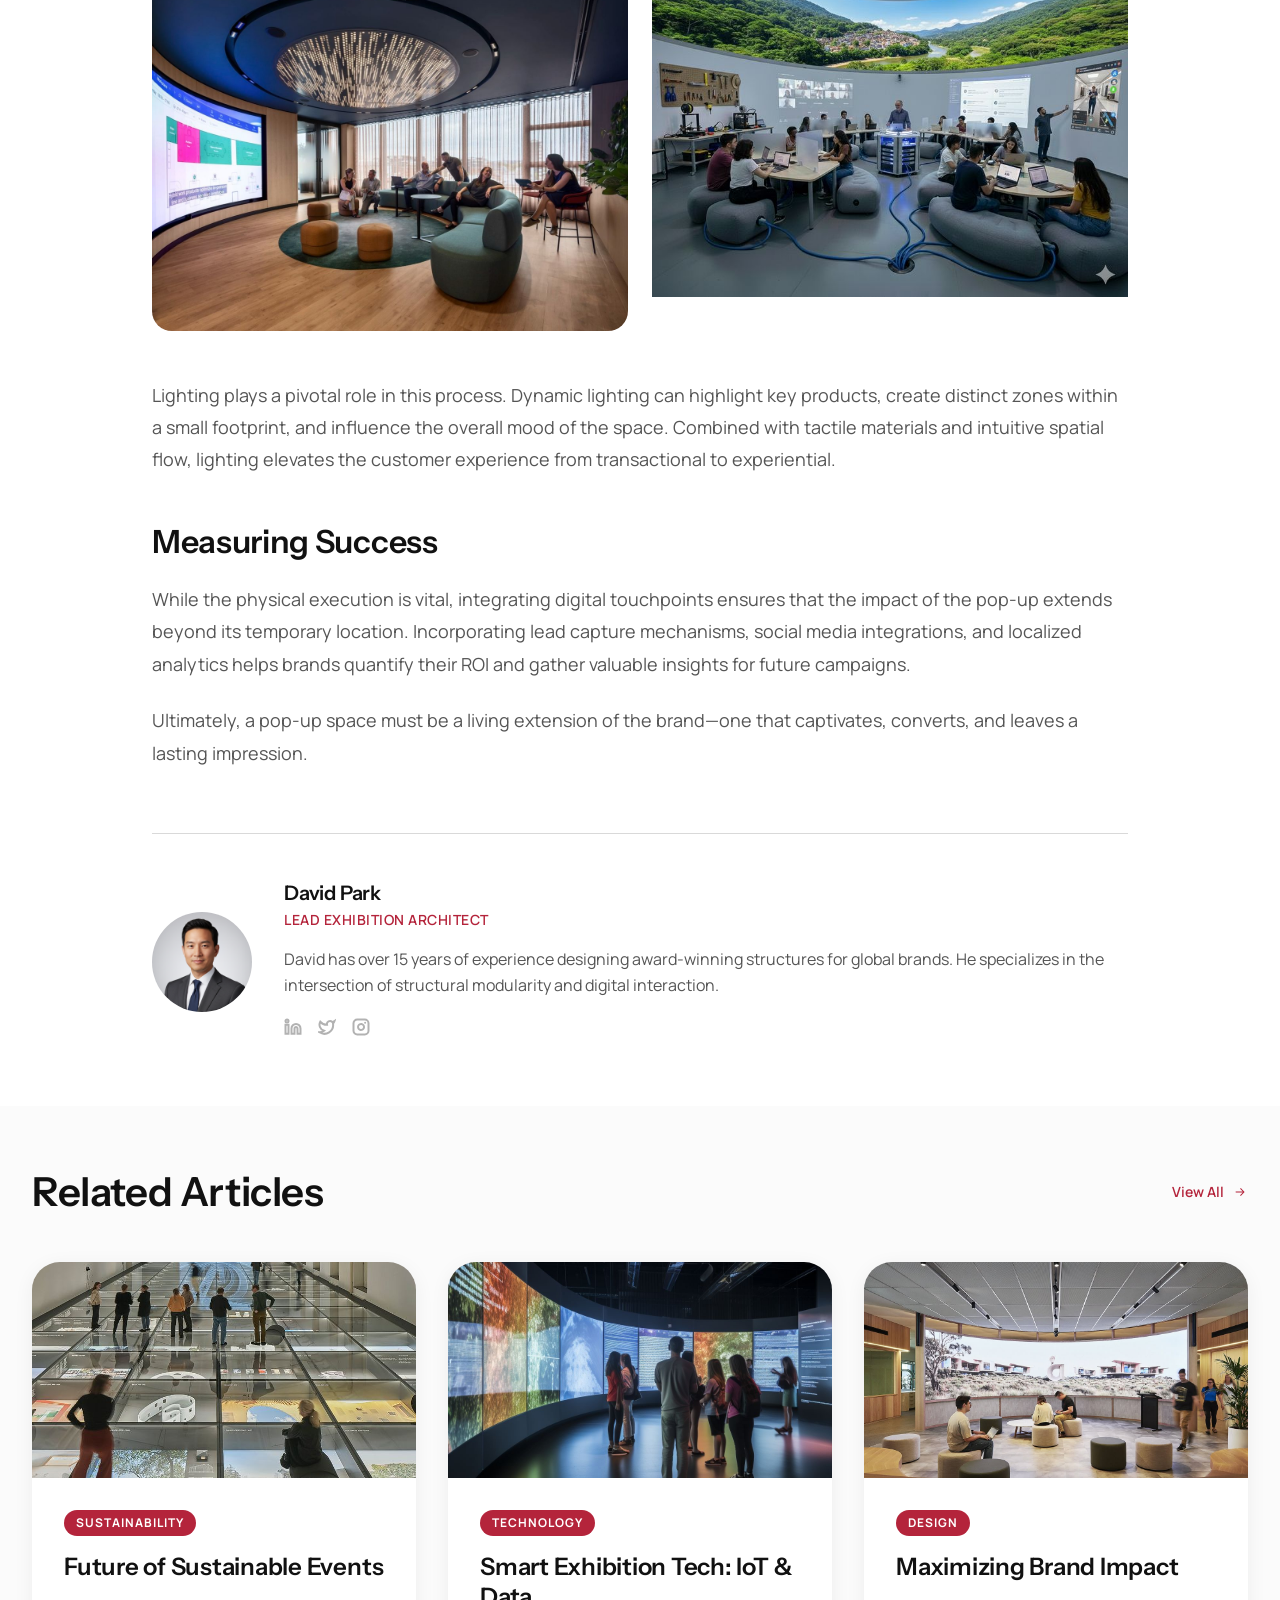
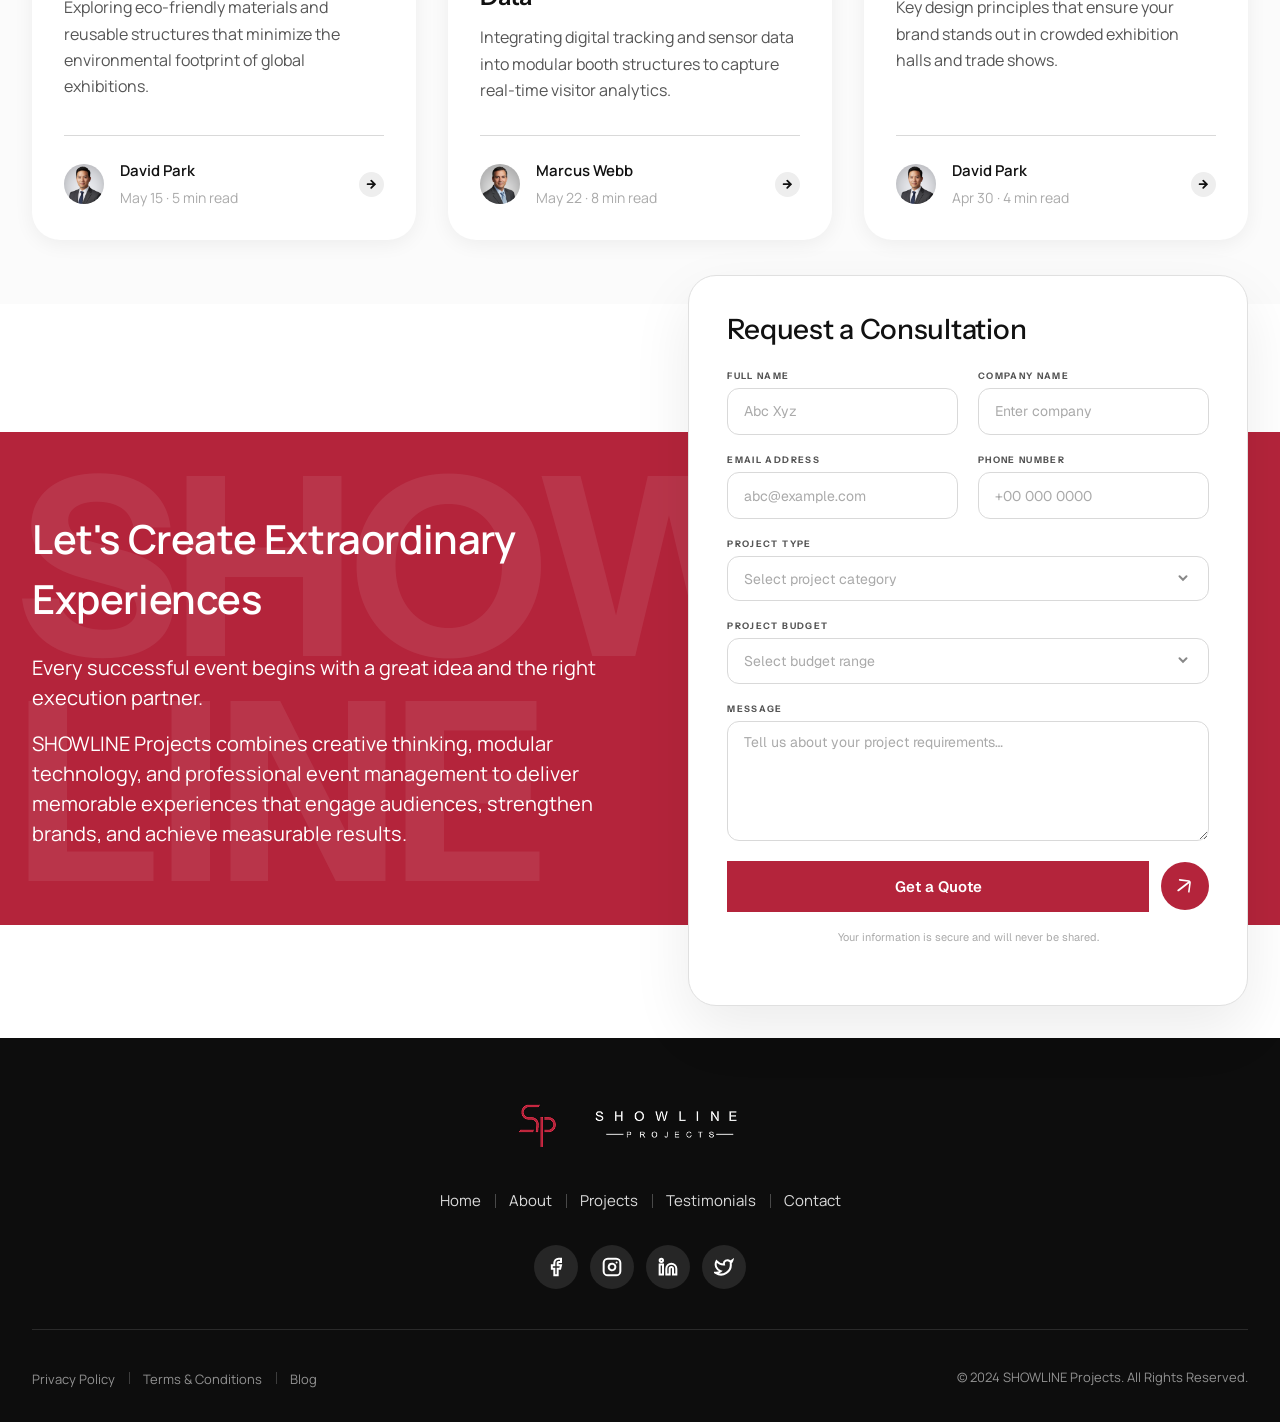
<file: blog-detail.html>
<!DOCTYPE html>
<html lang="en">

<head>
    <meta charset="UTF-8">
    <meta name="viewport" content="width=device-width, initial-scale=1.0">
    <title>Pop-Up Retail Spaces That Convert — Showline Projects</title>
    <meta name="description"
        content="How SHOWLINE's modular approach to retail allows brands to scale physical presence rapidly and effectively.">
    <meta name="keywords"
        content="retail, pop-up, modular solutions, exhibitions, events, Showline Projects, event management">
    <meta name="author" content="Showline Projects">
    <meta property="og:title" content="Pop-Up Retail Spaces That Convert — Showline Projects">
    <meta property="og:description" content="How SHOWLINE's modular approach to retail allows brands to scale physical presence rapidly and effectively.">
    <meta property="og:type" content="article">

    <!-- Favicon -->
    <link rel="icon" type="image/x-icon" href="favicon.ico">
    <link rel="icon" type="image/svg+xml" href="favicon.svg">

    <link rel="stylesheet" href="css/global.css">
    <link rel="stylesheet" href="css/events.css"> <!-- For contact form styles -->
    <link rel="stylesheet" href="css/knowledge-center.css"> <!-- For related articles cards -->
    <link rel="stylesheet" href="css/blog-detail.css">
</head>

<body>

    <!-- ============================ HEADER ============================ -->
    <header class="site-header">
        <div class="site-header__inner">
            <a href="index.html" class="site-header__logo" aria-label="Showline Projects — home">
                <img src="images/logo/showline-navbar-logo.png" alt="Showline Projects" width="270" height="46">
            </a>

            <nav class="site-nav" id="site-nav" aria-label="Primary">
                <ul class="site-nav__list">
                    <li><a href="index.html">Home</a></li>
                    <li><a href="about-us.html">About</a></li>
                    <li class="site-nav__item nav-dropdown">
                        <button type="button" class="site-nav__link nav-dropdown__toggle" aria-haspopup="true" aria-expanded="false">
                            Services
                            <span aria-hidden="true"></span>
                        </button>
                        <ul class="nav-dropdown__menu">
                            <li><a href="exhibition.html">Exhibition &amp; Trade shows</a></li>
                            <li><a href="events.html">Events and Experiences</a></li>
                        </ul>
                    </li>
                    <li><a href="projects.html">Projects</a></li>
                    <li><a href="knowledge-center.html" aria-current="page">Knowledge Centre</a></li>
                    <li><a href="contact-us.html">Contact</a></li>
                </ul>
            </nav>

            <div class="site-header__actions">
                <a href="#contact" class="btn btn-primary site-header__cta">
                    <span>Get a free design</span>
                    <span>Get a Quote</span>
                </a>
                <a href="#contact" class="btn-icon btn-icon--sm" aria-label="Get a free design">
                    <img src="images/icons/icon-arrow-navbar.svg" alt="" width="24" height="24">
                </a>
                <button class="nav-toggle" id="nav-toggle" aria-label="Toggle menu" aria-expanded="false"
                    aria-controls="site-nav">
                    <span></span><span></span><span></span>
                </button>
            </div>
        </div>
    </header>

    <main>
        <!-- ===================== ARTICLE HERO ===================== -->
        <section class="ex-hero red-block blog-hero">
            <div class="ex-hero__inner">
                <div class="ex-hero__frame blog-hero__frame">
                    <img class="ex-hero__bg" src="images/knowledge-center/1.png" alt="Modular Exhibition Design: The Future of Global Brand Presence">
                    <div class="ex-hero__overlay blog-hero__overlay"></div>
                    <div class="ex-hero__content blog-hero__content">
                        <div class="blog-hero__content-main">
                            <span>EXHIBITIONS</span>
                            <h1 class="blog-hero__title">Modular Exhibition Design: The Future of<br>Global Brand Presence</h1>
                        </div>
                        <div class="blog-hero__content-meta">
                            <div class="kc-author blog-hero__author">
                                <img src="images/knowledge-center/david-park.png" alt="David Park" class="kc-author__img">
                                <div class="kc-author__meta">
                                    <span>David Park</span>
                                    <span>June 12, 2024 &middot; 12 min read</span>
                                </div>
                            </div>
                        </div>
                    </div>
                </div>
            </div>
        </section>

        <article class="blog-detail">
            <!-- ===================== ARTICLE CONTENT ===================== -->
            <div class="blog-content section">
                <div class="container blog-content__container">
                    <div class="blog-content__body">
                        <p>In today's fast-paced retail landscape, brands are increasingly turning to pop-up spaces to create ephemeral yet impactful connections with their audiences. The challenge lies in designing a space that not only captures attention but also drives meaningful conversions, all while maintaining the flexibility required for temporary installations.</p>
                        
                        <h2>The Modular Advantage in Retail</h2>
                        <p>Our approach to pop-up retail is rooted in modular design. Traditional builds often involve significant waste and extended setup times, which counteracts the agility pop-ups require. Modular systems, however, offer a sustainable and efficient alternative without compromising on aesthetics or functionality.</p>

                        <p>By utilizing pre-engineered components, we can construct environments that are visually stunning and highly adaptable. This flexibility allows brands to test different layouts, optimize customer flow, and quickly reconfigure the space based on real-time feedback or varying venue constraints.</p>

                        <blockquote class="blog-quote">
                            <p>"The true power of a pop-up lies in its ability to transform an ordinary location into a brand's universe overnight. Modular design is the catalyst that makes this transformation both spectacular and sustainable."</p>
                        </blockquote>

                        <h3>Designing for Conversion</h3>
                        <p>A successful pop-up is more than just a beautiful facade; it's a carefully orchestrated journey. From the moment a customer steps in, every element should guide them seamlessly toward engagement and conversion. Strategic placement of interactive elements, clear product focal points, and immersive brand storytelling are critical components.</p>

                        <div class="blog-gallery">
                            <figure class="blog-gallery__item">
                                <img src="images/knowledge-center/5.png" alt="Retail activation strategy" loading="lazy">
                            </figure>
                            <figure class="blog-gallery__item">
                                <img src="images/knowledge-center/6.png" alt="Modular retail components" loading="lazy">
                            </figure>
                        </div>

                        <p>Lighting plays a pivotal role in this process. Dynamic lighting can highlight key products, create distinct zones within a small footprint, and influence the overall mood of the space. Combined with tactile materials and intuitive spatial flow, lighting elevates the customer experience from transactional to experiential.</p>

                        <h2>Measuring Success</h2>
                        <p>While the physical execution is vital, integrating digital touchpoints ensures that the impact of the pop-up extends beyond its temporary location. Incorporating lead capture mechanisms, social media integrations, and localized analytics helps brands quantify their ROI and gather valuable insights for future campaigns.</p>
                        <p>Ultimately, a pop-up space must be a living extension of the brand—one that captivates, converts, and leaves a lasting impression.</p>

                    </div>

                    <!-- ===================== AUTHOR CARD ===================== -->
                    <aside class="blog-author-card">
                        <img src="images/knowledge-center/david-park.png" alt="David Park" class="blog-author-card__img" loading="lazy">
                        <div class="blog-author-card__content">
                            <h3 class="blog-author-card__name">David Park</h3>
                            <p class="blog-author-card__role">Lead Exhibition Architect</p>
                            <p class="blog-author-card__bio">David has over 15 years of experience designing award-winning structures for global brands. He specializes in the intersection of structural modularity and digital interaction.</p>
                            <ul class="blog-author-card__social">
                                <li>
                                    <a href="#" aria-label="LinkedIn">
                                        <img src="images/icons/linkedin.svg" alt="" width="18" height="18">
                                    </a>
                                </li>
                                <li>
                                    <a href="#" aria-label="Twitter">
                                        <img src="images/icons/twitter.svg" alt="" width="18" height="18">
                                    </a>
                                </li>
                                <li>
                                    <a href="#" aria-label="Instagram">
                                        <img src="images/icons/instagram.svg" alt="" width="18" height="18">
                                    </a>
                                </li>
                            </ul>
                        </div>
                    </aside>
                </div>
            </div>
        </article>

        <!-- ===================== RELATED ARTICLES ===================== -->
        <section class="kc-articles blog-related section">
            <div class="container">
                <div class="blog-related__header">
                    <h2 class="blog-related__title">Related Articles</h2>
                    <a href="knowledge-center.html" class="blog-related__view-all">
                        View All
                        <img src="images/icons/right-arrow-red.svg" alt="" width="16" height="16">
                    </a>
                </div>
                <div class="kc-grid">
                    <!-- Card 1 -->
                    <article class="kc-card">
                        <div class="kc-card__image-wrap">
                            <img src="images/knowledge-center/2.png" alt="Future of Sustainable Events" class="kc-card__img" loading="lazy">
                        </div>
                        <div class="kc-card__content">
                            <span>SUSTAINABILITY</span>
                            <h3 class="kc-card__title">Future of Sustainable Events</h3>
                            <p class="kc-card__excerpt">Exploring eco-friendly materials and reusable structures that minimize the environmental footprint of global exhibitions.</p>

                            <div class="kc-card__footer">
                                <div class="kc-author">
                                    <img src="images/knowledge-center/david-park.png" alt="David Park" class="kc-author__img" loading="lazy">
                                    <div class="kc-author__meta">
                                        <span>David Park</span>
                                        <span>May 15 &middot; 5 min read</span>
                                    </div>
                                </div>
                                <a href="blog-detail.html" class="btn-icon btn-icon--sm kc-card__btn" aria-label="Read more">
                                    <svg class="kc-card__btn-icon" width="14" height="14" viewBox="0 0 14 14" fill="none" xmlns="http://www.w3.org/2000/svg" aria-hidden="true"><path d="M2.91602 7H11.0836M6.99982 11.0838L11.0836 7L6.99982 2.9162" stroke="currentColor" stroke-width="2" stroke-linecap="round" /></svg>
                                </a>
                            </div>
                        </div>
                    </article>

                    <!-- Card 2 -->
                    <article class="kc-card">
                        <div class="kc-card__image-wrap">
                            <img src="images/knowledge-center/3.png" alt="Smart Exhibition Tech: IoT & Data" class="kc-card__img" loading="lazy">
                        </div>
                        <div class="kc-card__content">
                            <span>TECHNOLOGY</span>
                            <h3 class="kc-card__title">Smart Exhibition Tech: IoT &amp; Data</h3>
                            <p class="kc-card__excerpt">Integrating digital tracking and sensor data into modular booth structures to capture real-time visitor analytics.</p>

                            <div class="kc-card__footer">
                                <div class="kc-author">
                                    <img src="images/knowledge-center/markdus.png" alt="Marcus Webb" class="kc-author__img" loading="lazy">
                                    <div class="kc-author__meta">
                                        <span>Marcus Webb</span>
                                        <span>May 22 &middot; 8 min read</span>
                                    </div>
                                </div>
                                <a href="blog-detail.html" class="btn-icon btn-icon--sm kc-card__btn" aria-label="Read more">
                                    <svg class="kc-card__btn-icon" width="14" height="14" viewBox="0 0 14 14" fill="none" xmlns="http://www.w3.org/2000/svg" aria-hidden="true"><path d="M2.91602 7H11.0836M6.99982 11.0838L11.0836 7L6.99982 2.9162" stroke="currentColor" stroke-width="2" stroke-linecap="round" /></svg>
                                </a>
                            </div>
                        </div>
                    </article>

                    <!-- Card 3 -->
                    <article class="kc-card">
                        <div class="kc-card__image-wrap">
                            <img src="images/knowledge-center/4.png" alt="Maximizing Brand Impact" class="kc-card__img" loading="lazy">
                        </div>
                        <div class="kc-card__content">
                            <span>DESIGN</span>
                            <h3 class="kc-card__title">Maximizing Brand Impact</h3>
                            <p class="kc-card__excerpt">Key design principles that ensure your brand stands out in crowded exhibition halls and trade shows.</p>

                            <div class="kc-card__footer">
                                <div class="kc-author">
                                    <img src="images/knowledge-center/david-park.png" alt="David Park" class="kc-author__img" loading="lazy">
                                    <div class="kc-author__meta">
                                        <span>David Park</span>
                                        <span>Apr 30 &middot; 4 min read</span>
                                    </div>
                                </div>
                                <a href="blog-detail.html" class="btn-icon btn-icon--sm kc-card__btn" aria-label="Read more">
                                    <svg class="kc-card__btn-icon" width="14" height="14" viewBox="0 0 14 14" fill="none" xmlns="http://www.w3.org/2000/svg" aria-hidden="true"><path d="M2.91602 7H11.0836M6.99982 11.0838L11.0836 7L6.99982 2.9162" stroke="currentColor" stroke-width="2" stroke-linecap="round" /></svg>
                                </a>
                            </div>
                        </div>
                    </article>
                </div>
            </div>
        </section>

        <!-- ===================== CONTACT ===================== -->
        <section class="contact" id="contact" aria-labelledby="contact-title">
            <div class="contact__band red-block">
                <span aria-hidden="true">SHOW<br>LINE</span>
                <div class="container contact__inner">
                    <div class="contact__intro">
                        <h2 id="contact-title" class="contact__title">Let's Create Extraordinary Experiences</h2>
                        <div class="contact__lines">
                            <p>Every successful event begins with a great idea and the right execution partner.</p>
                            <p>SHOWLINE Projects combines creative thinking, modular technology, and professional event
                                management to deliver memorable experiences that engage audiences, strengthen brands,
                                and achieve measurable results.</p>
                        </div>
                    </div>
                </div>
            </div>

            <div class="container">
                <form class="contact-form" id="contact-form" novalidate>
                    <h3 class="contact-form__title">Request a Consultation</h3>

                    <div class="contact-form__row">
                        <div class="form-field">
                            <label for="full-name">Full Name</label>
                            <input type="text" id="full-name" name="full-name" placeholder="Abc Xyz" required>
                        </div>
                        <div class="form-field">
                            <label for="company">Company Name</label>
                            <input type="text" id="company" name="company" placeholder="Enter company">
                        </div>
                    </div>

                    <div class="contact-form__row">
                        <div class="form-field">
                            <label for="email">Email Address</label>
                            <input type="email" id="email" name="email" placeholder="abc@example.com" required>
                        </div>
                        <div class="form-field">
                            <label for="phone">Phone Number</label>
                            <input type="tel" id="phone" name="phone" placeholder="+00 000 0000">
                        </div>
                    </div>

                    <div class="form-field">
                        <label for="project-type">Project Type</label>
                        <select id="project-type" name="project-type">
                            <option value="" disabled selected>Select project category</option>
                            <option>Exhibition Stand</option>
                            <option>Corporate Event</option>
                            <option>Retail Environment</option>
                            <option>Product Launch</option>
                        </select>
                    </div>

                    <div class="form-field">
                        <label for="budget">Project Budget</label>
                        <select id="budget" name="budget">
                            <option value="" disabled selected>Select budget range</option>
                            <option>Under $10k</option>
                            <option>$10k – $50k</option>
                            <option>$50k – $100k</option>
                            <option>$100k+</option>
                        </select>
                    </div>

                    <div class="form-field">
                        <label for="message">Message</label>
                        <textarea id="message" name="message" rows="4"
                            placeholder="Tell us about your project requirements…"></textarea>
                    </div>

                    <div class="contact-form__actions">
                        <button type="submit" class="btn btn-primary btn-block">Get a Quote</button>
                        <span aria-hidden="true">
                            <img src="images/icons/icon-arrow-navbar.svg" alt="" width="24" height="24">
                        </span>
                    </div>

                    <p class="contact-form__note">Your information is secure and will never be shared.</p>

                    <p class="contact-form__status" id="form-status" role="status" hidden>
                        Thank you — your request has been received. We'll be in touch shortly.
                    </p>
                </form>
            </div>
        </section>

    </main>

    <!-- ============================ FOOTER ============================ -->
    <footer class="site-footer">
        <div class="container site-footer__inner">
            <a href="index.html" class="site-footer__logo" aria-label="Showline Projects — home">
                <img src="images/logo/showline-logo-symbol.png" alt="" width="40" height="46" loading="lazy">
                <img src="images/logo/showline-logo-text-white.png" alt="Showline Projects" width="172" height="34" loading="lazy">
            </a>

            <nav class="site-footer__nav" aria-label="Footer">
                <ul>
                    <li><a href="index.html">Home</a></li>
                    <li><a href="about-us.html">About</a></li>
                    <li><a href="projects.html">Projects</a></li>
                    <li><a href="testimonials.html">Testimonials</a></li>
                    <li><a href="contact-us.html">Contact</a></li>
                </ul>
            </nav>

            <ul class="site-footer__social">
                <li><a href="#" aria-label="Facebook"><img src="images/icons/icon-social-facebook.svg" alt="" width="44"
                            height="44" loading="lazy"></a></li>
                <li><a href="#" aria-label="Instagram"><img src="images/icons/icon-social-instagram.svg" alt=""
                            width="44" height="44" loading="lazy"></a></li>
                <li><a href="#" aria-label="LinkedIn"><img src="images/icons/icon-social-linkedin.svg" alt="" width="44"
                            height="44" loading="lazy"></a></li>
                <li><a href="#" aria-label="Twitter"><img src="images/icons/icon-social-twitter.svg" alt="" width="44"
                            height="44" loading="lazy"></a></li>
            </ul>

            <hr class="site-footer__rule">

            <div class="site-footer__bottom">
                <ul class="site-footer__legal">
                    <li><a href="privacy-policy.html">Privacy Policy</a></li>
                    <li><a href="terms-conditions.html">Terms &amp; Conditions</a></li>
                    <li><a href="knowledge-center.html">Blog</a></li>
                </ul>
                <p class="site-footer__copy">© 2024 SHOWLINE Projects. All Rights Reserved.</p>
            </div>
        </div>
    </footer>

    <script src="js/navbar.js"></script>
    <script src="js/quotation-form.js"></script>
</body>

</html>
</file>
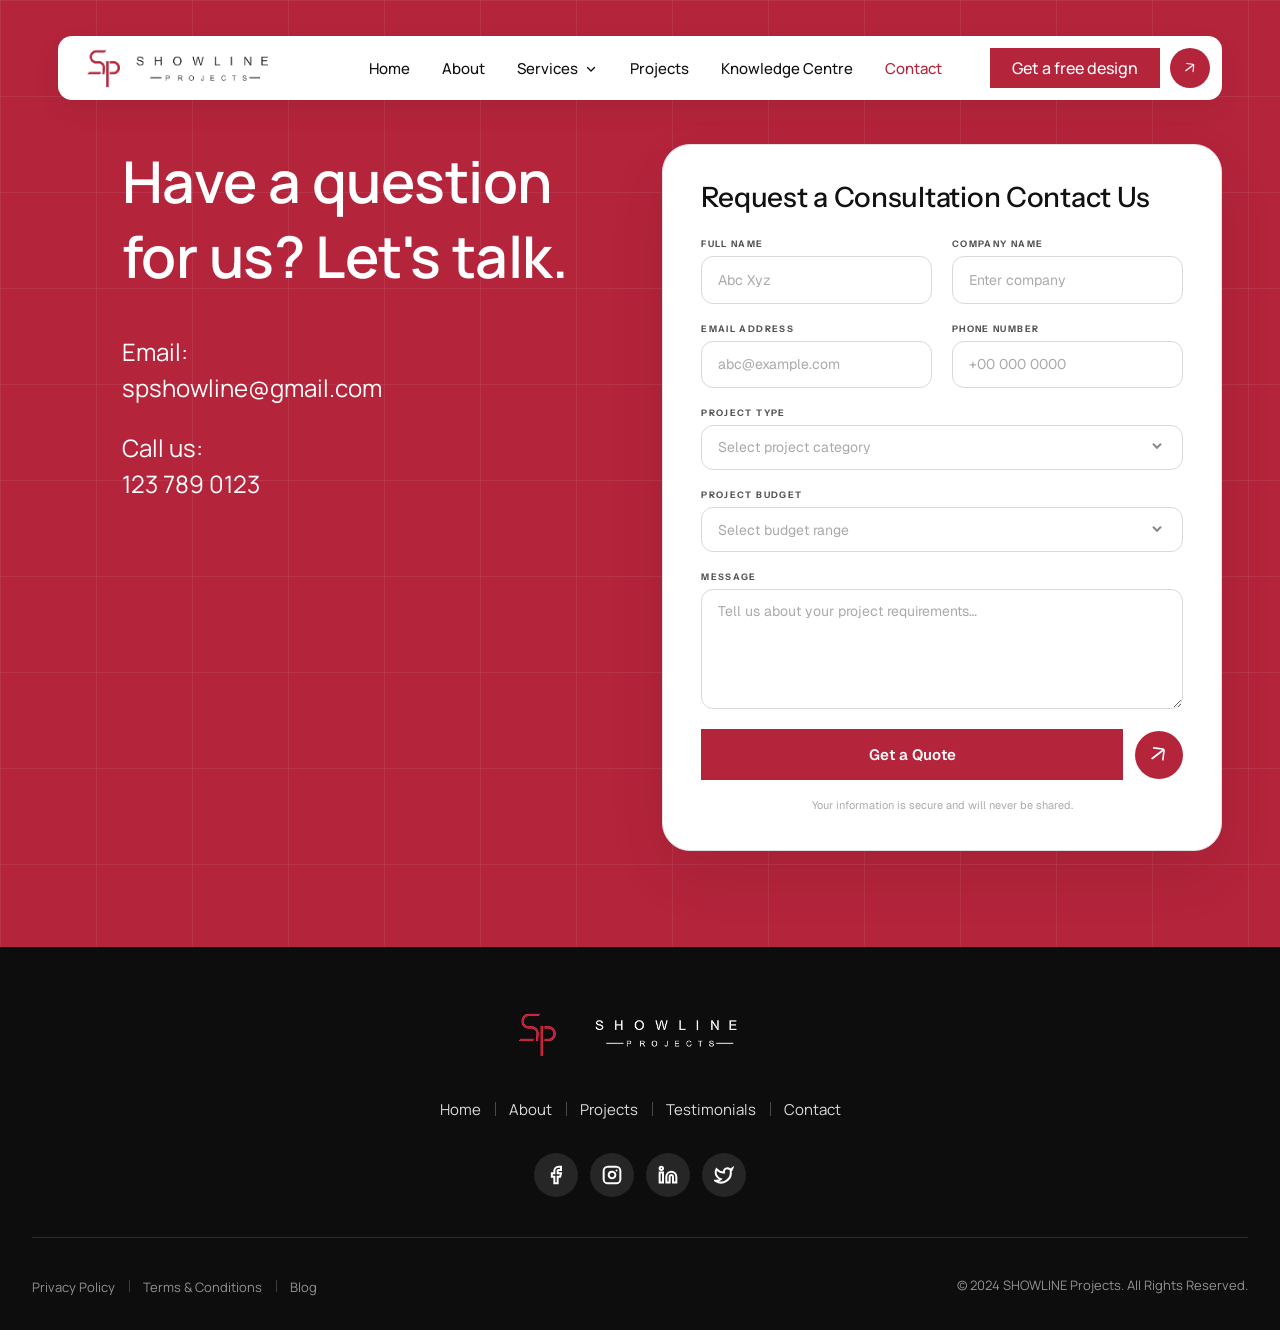
<file: contact-us.html>
<!DOCTYPE html>
<html lang="en">

<head>
    <meta charset="UTF-8">
    <meta name="viewport" content="width=device-width, initial-scale=1.0">
    <title>Contact Us — Showline Projects</title>
    <meta name="description"
        content="Get in touch with Showline Projects for exhibition stand design, fabrication, installation, and event support services.">
    <meta name="keywords" content="contact Showline Projects, request a consultation, get a quote, exhibition stand contact">
    <meta name="author" content="Showline Projects">
    <meta property="og:title" content="Contact Us — Showline Projects">
    <meta property="og:description" content="Get in touch with Showline Projects to request a consultation or quote.">
    <meta property="og:type" content="website">

    <!-- Favicon -->
    <link rel="icon" type="image/x-icon" href="favicon.ico">
    <link rel="icon" type="image/svg+xml" href="favicon.svg">

    <link rel="stylesheet" href="css/global.css">
    <link rel="stylesheet" href="css/contact-us.css">
</head>

<body>

    <!-- ============================ HEADER ============================ -->
    <header class="site-header">
        <div class="site-header__inner">
            <a href="index.html" class="site-header__logo" aria-label="Showline Projects — home">
                <img src="images/logo/showline-navbar-logo.png" alt="Showline Projects" width="270" height="46">
            </a>

            <nav class="site-nav" id="site-nav" aria-label="Primary">
                <ul class="site-nav__list">
                    <li><a href="index.html">Home</a></li>
                    <li><a href="about-us.html">About</a></li>
                    <li class="site-nav__item nav-dropdown">
                        <button type="button" class="site-nav__link nav-dropdown__toggle" aria-haspopup="true" aria-expanded="false">
                            Services
                            <span aria-hidden="true"></span>
                        </button>
                        <ul class="nav-dropdown__menu">
                            <li><a href="exhibition.html">Exhibition &amp; Trade shows</a></li>
                            <li><a href="events.html">Events and Experiences</a></li>
                        </ul>
                    </li>
                    <li><a href="projects.html">Projects</a></li>
                    <li><a href="knowledge-center.html">Knowledge Centre</a></li>
                    <li><a href="contact-us.html" aria-current="page">Contact</a></li>
                </ul>
            </nav>

            <div class="site-header__actions">
                <a href="#contact" class="btn btn-primary site-header__cta">
                    <span>Get a free design</span>
                    <span>Get a Quote</span>
                </a>
                <a href="#contact" class="btn-icon btn-icon--sm" aria-label="Get a free design">
                    <img src="images/icons/icon-arrow-navbar.svg" alt="" width="24" height="24">
                </a>
                <button class="nav-toggle" id="nav-toggle" aria-label="Toggle menu" aria-expanded="false"
                    aria-controls="site-nav">
                    <span></span><span></span><span></span>
                </button>
            </div>
        </div>
    </header>

    <main>

        <!-- ===================== CONTACT ===================== -->
        <section class="contact-hero red-block" id="contact" aria-labelledby="contact-title">
            <div class="container contact-hero__inner">
                <div class="contact-hero__intro" data-aos="fade-right">
                    <h1 id="contact-title" class="contact-hero__title">
                        <span>Have a question for us? Let's talk.</span>
                        <span>Have a question? Let's talk.</span>
                    </h1>
                    <div class="contact-hero__meta hide-mobile">
                        <p>Email:<br>spshowline@gmail.com</p>
                        <p>Call us:<br>123 789 0123</p>
                    </div>
                    <p class="contact-hero__meta-mobile hide-desktop">
                        For all project inquiries, please email spshowline@gmail.com<br>
                        For all MICD liasoning related work, Please call us at 123 789 0123
                    </p>
                </div>

                <form class="contact-form" id="contact-form" novalidate data-aos="fade-left" data-aos-delay="200">
                    <h2 class="contact-form__title">
                        <span>Request a Consultation</span>
                        <span>Contact Us</span>
                    </h2>

                    <div class="contact-form__row">
                        <div class="form-field">
                            <label for="cu-full-name">Full Name</label>
                            <input type="text" id="cu-full-name" name="full-name" placeholder="Abc Xyz" required>
                        </div>
                        <div class="form-field">
                            <label for="cu-company">Company Name</label>
                            <input type="text" id="cu-company" name="company" placeholder="Enter company">
                        </div>
                    </div>

                    <div class="contact-form__row">
                        <div class="form-field">
                            <label for="cu-email">Email Address</label>
                            <input type="email" id="cu-email" name="email" placeholder="abc@example.com" required>
                        </div>
                        <div class="form-field">
                            <label for="cu-phone">Phone Number</label>
                            <input type="tel" id="cu-phone" name="phone" placeholder="+00 000 0000">
                        </div>
                    </div>

                    <div class="form-field">
                        <label for="cu-project-type">Project Type</label>
                        <select id="cu-project-type" name="project-type">
                            <option value="" disabled selected>Select project category</option>
                            <option>Exhibition Stand</option>
                            <option>Corporate Event</option>
                            <option>Retail Environment</option>
                            <option>Product Launch</option>
                        </select>
                    </div>

                    <div class="form-field contact-form__budget">
                        <label for="cu-budget">Project Budget</label>
                        <select id="cu-budget" name="budget">
                            <option value="" disabled selected>Select budget range</option>
                            <option>Under $10k</option>
                            <option>$10k – $50k</option>
                            <option>$50k – $100k</option>
                            <option>$100k+</option>
                        </select>
                    </div>

                    <div class="form-field">
                        <label for="cu-message">Message</label>
                        <textarea id="cu-message" name="message" rows="4"
                            placeholder="Tell us about your project requirements…"></textarea>
                    </div>

                    <div class="contact-form__actions">
                        <button type="submit" class="btn btn-primary btn-block">Get a Quote</button>
                        <span aria-hidden="true">
                            <img src="images/icons/icon-arrow-navbar.svg" alt="" width="24" height="24">
                        </span>
                    </div>

                    <p class="contact-form__note">Your information is secure and will never be shared.</p>

                    <p class="contact-form__status" id="form-status" role="status" hidden>
                        Thank you — your request has been received. We'll be in touch shortly.
                    </p>
                </form>
            </div>
        </section>

    </main>

    <!-- ============================ FOOTER ============================ -->
    <footer class="site-footer">
        <div class="container site-footer__inner">
            <a href="index.html" class="site-footer__logo" aria-label="Showline Projects — home">
                <img src="images/logo/showline-logo-symbol.png" alt="" width="40" height="46">
                <img src="images/logo/showline-logo-text-white.png" alt="Showline Projects" width="172" height="34">
            </a>

            <nav class="site-footer__nav" aria-label="Footer">
                <ul>
                    <li><a href="index.html">Home</a></li>
                    <li><a href="about-us.html">About</a></li>
                    <li><a href="projects.html">Projects</a></li>
                    <li><a href="testimonials.html">Testimonials</a></li>
                    <li><a href="contact-us.html" aria-current="page">Contact</a></li>
                </ul>
            </nav>

            <ul class="site-footer__social">
                <li><a href="#" aria-label="Facebook"><img src="images/icons/icon-social-facebook.svg" alt="" width="44"
                            height="44"></a></li>
                <li><a href="#" aria-label="Instagram"><img src="images/icons/icon-social-instagram.svg" alt=""
                            width="44" height="44"></a></li>
                <li><a href="#" aria-label="LinkedIn"><img src="images/icons/icon-social-linkedin.svg" alt="" width="44"
                            height="44"></a></li>
                <li><a href="#" aria-label="Twitter"><img src="images/icons/icon-social-twitter.svg" alt="" width="44"
                            height="44"></a></li>
            </ul>

            <hr class="site-footer__rule">

            <div class="site-footer__bottom">
                <ul class="site-footer__legal">
                    <li><a href="privacy-policy.html">Privacy Policy</a></li>
                    <li><a href="terms-conditions.html">Terms &amp; Conditions</a></li>
                    <li><a href="knowledge-center.html">Blog</a></li>
                </ul>
                <p class="site-footer__copy">© 2024 SHOWLINE Projects. All Rights Reserved.</p>
            </div>
        </div>
    </footer>

    <script src="js/navbar.js"></script>
    <script src="js/quotation-form.js"></script>
    <script src="js/lib/aos.js"></script>
    <script>
        AOS?.init({
            once: true,
            duration: 700,
            easing: 'ease-out-cubic',
            offset: 80,
        });
    </script>
</body>

</html>
</file>
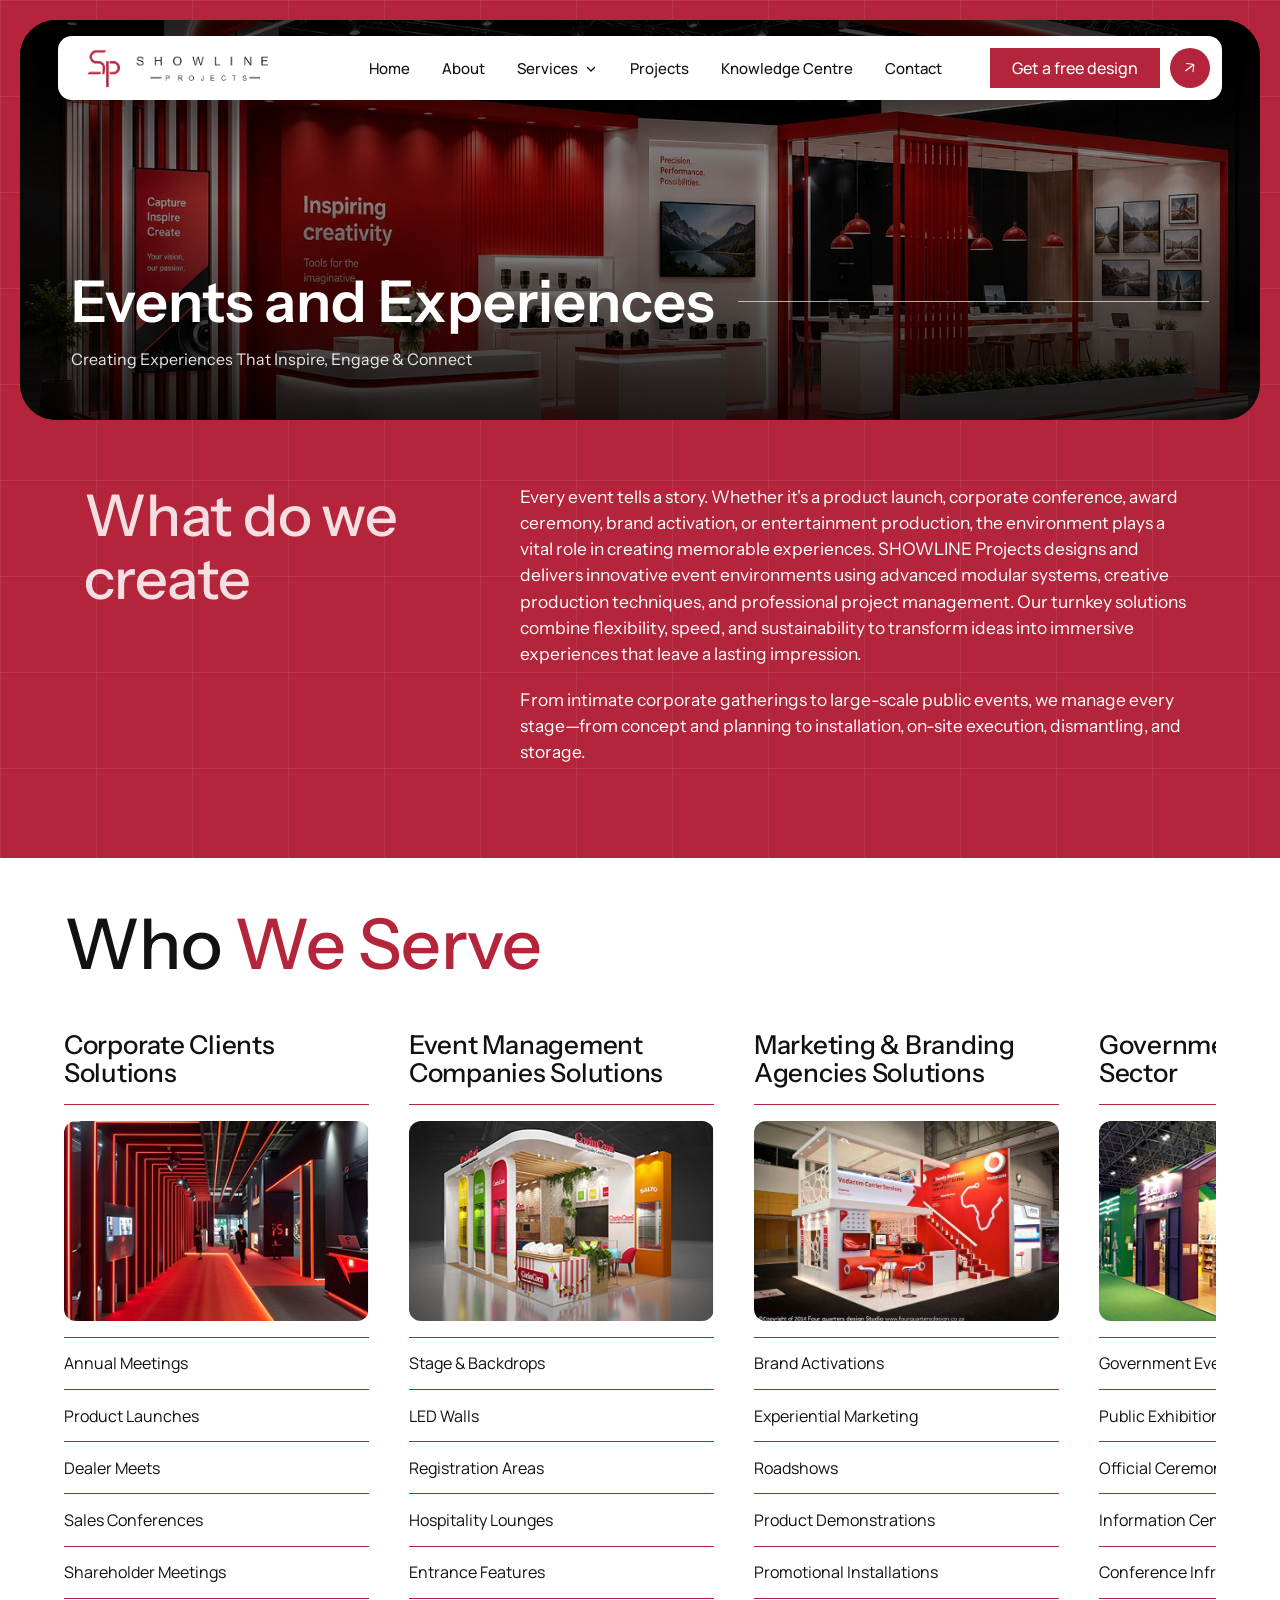
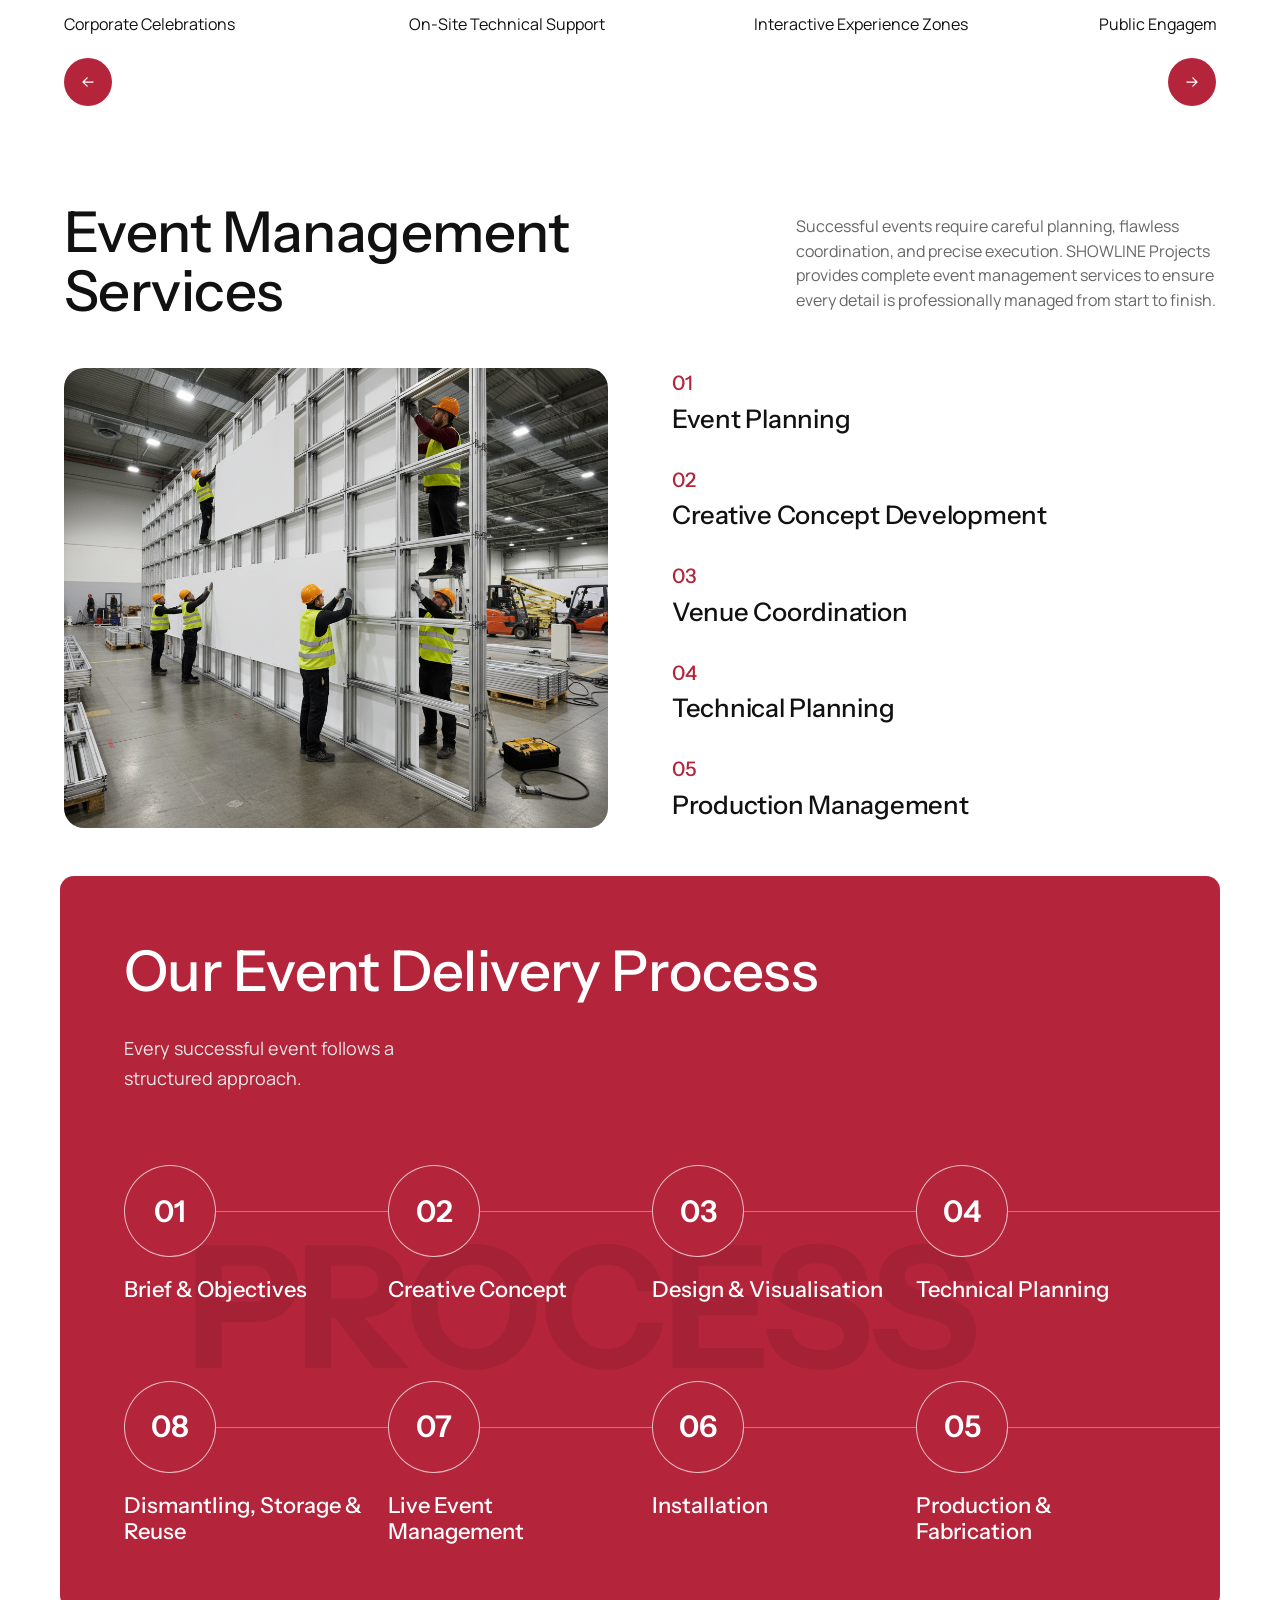
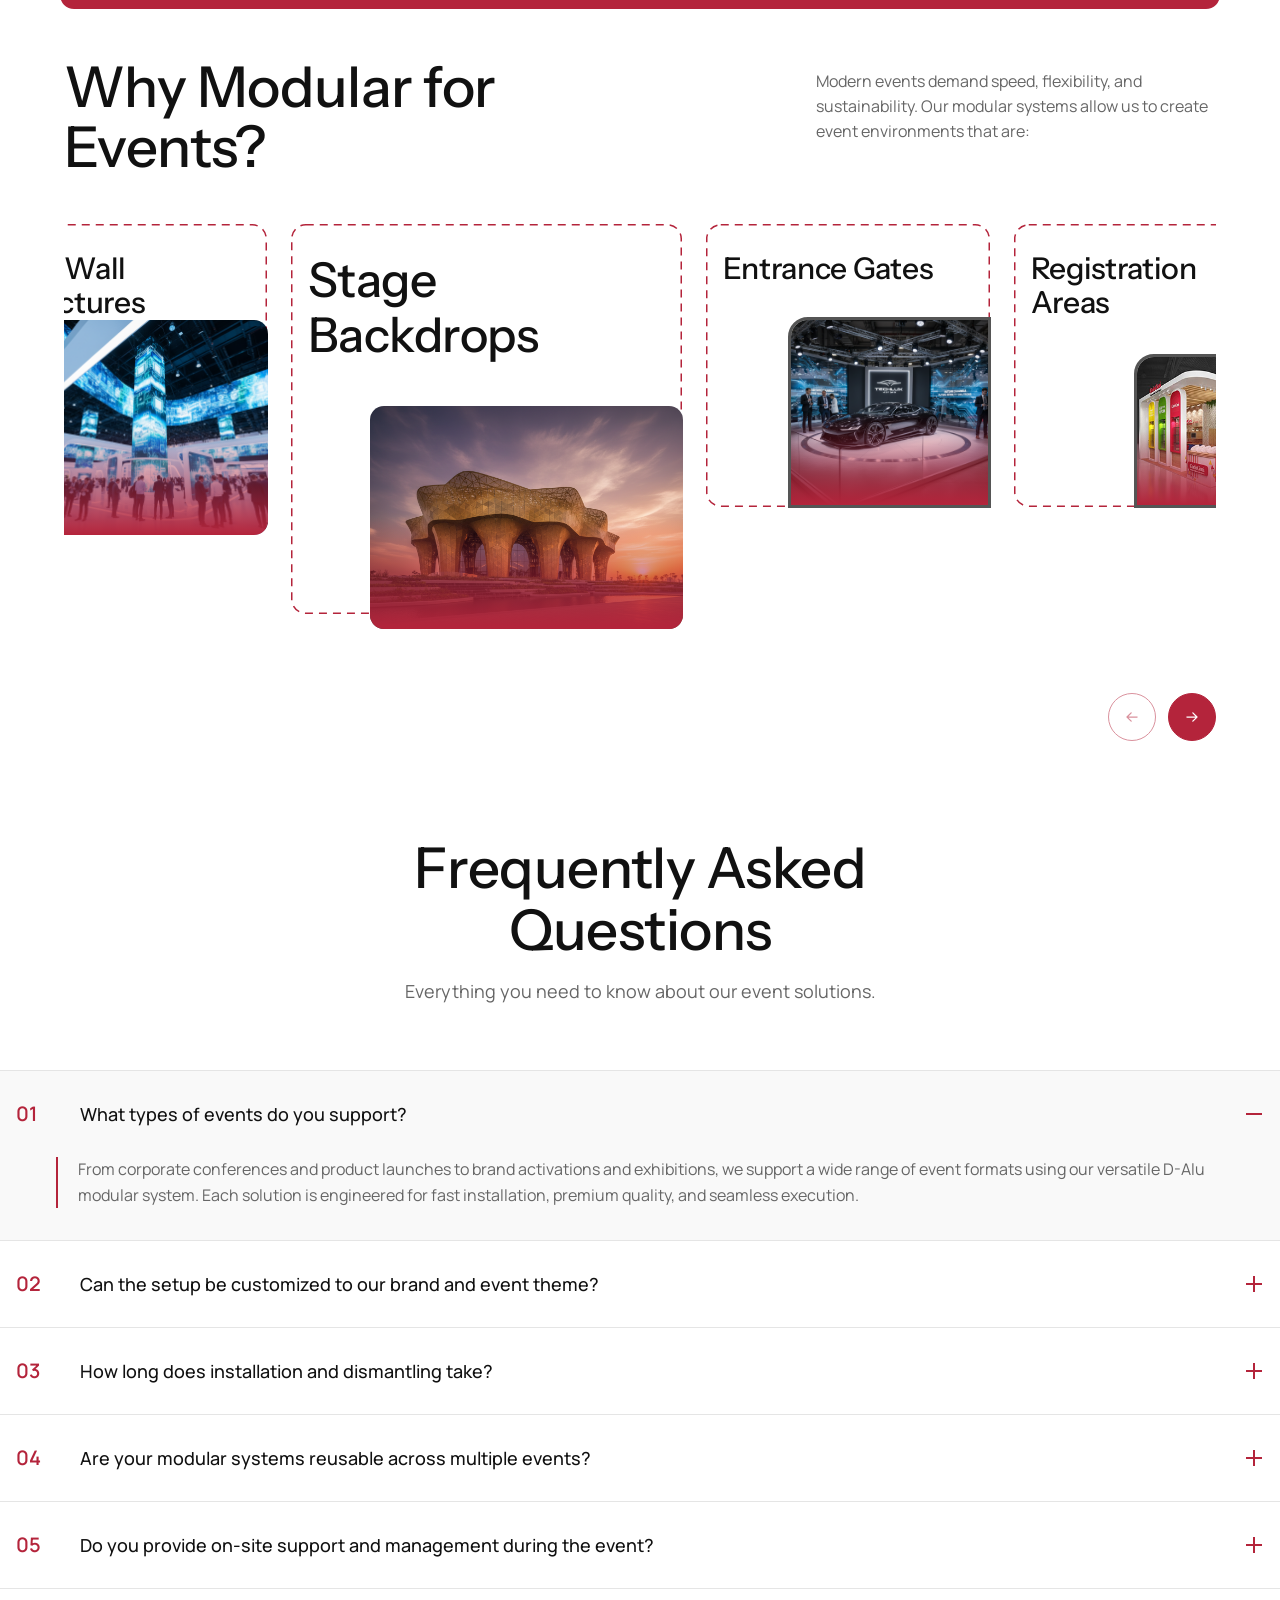
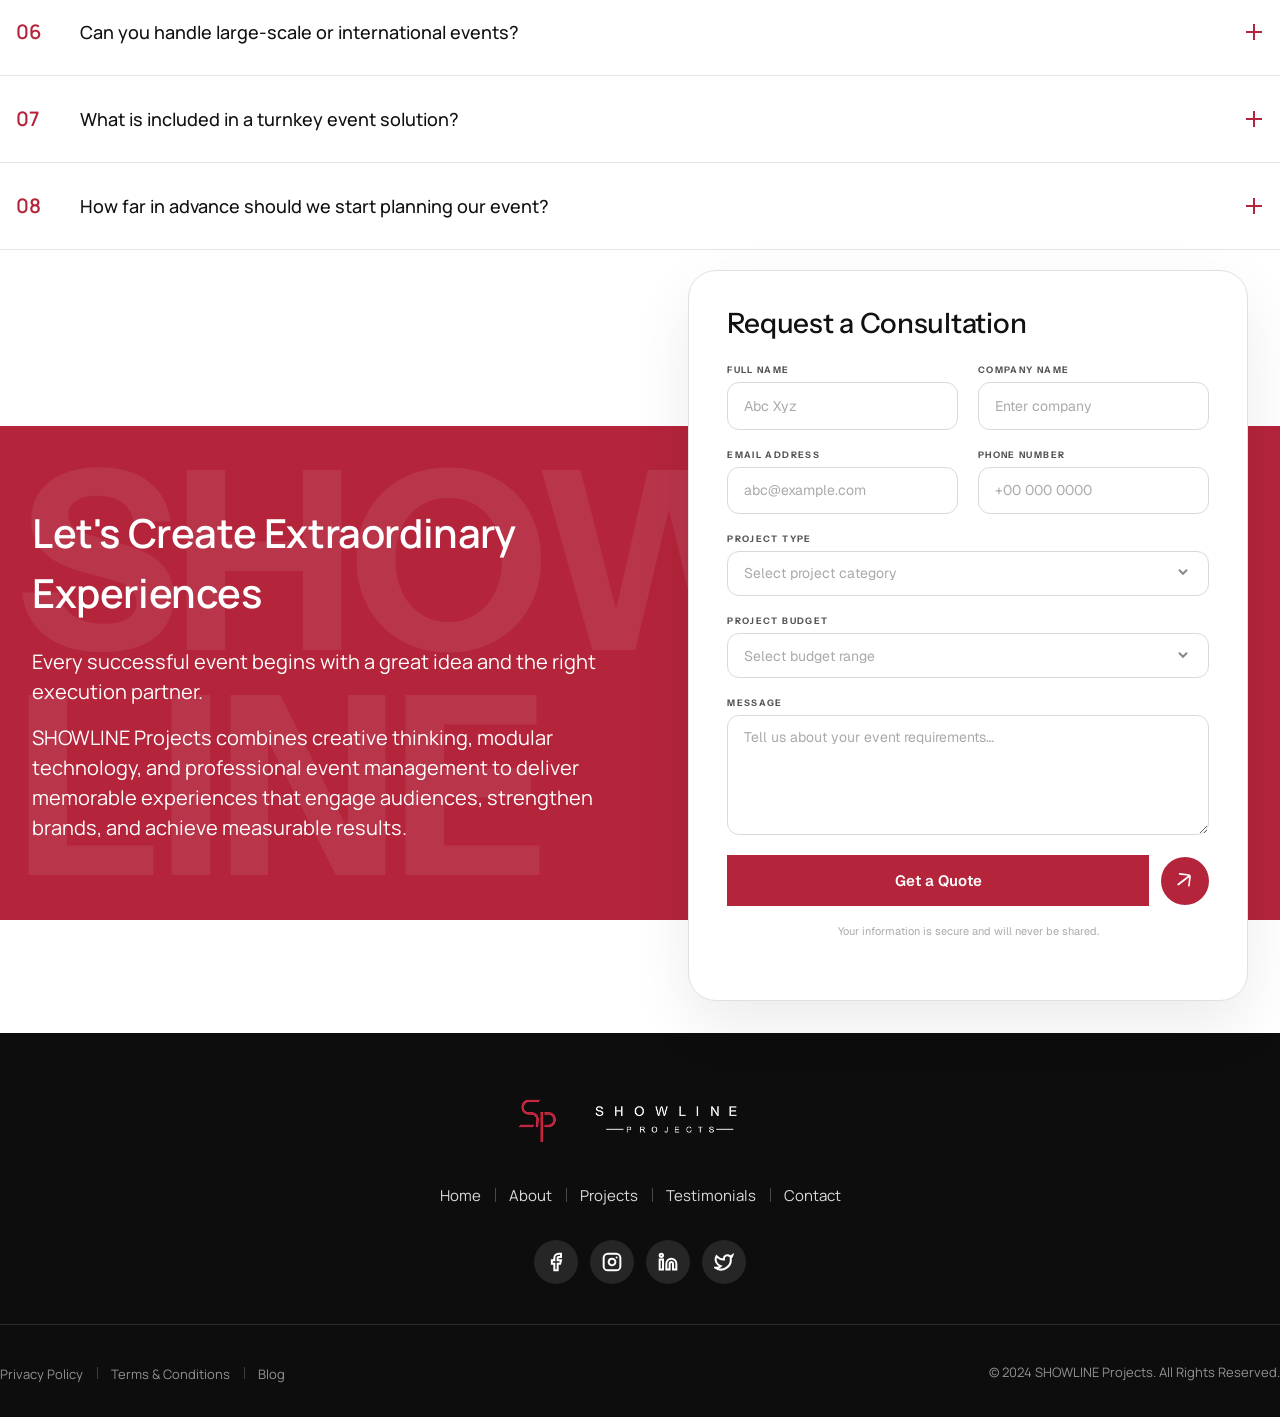
<file: events.html>
<!DOCTYPE html>
<html lang="en">

<head>
    <meta charset="UTF-8">
    <meta name="viewport" content="width=device-width, initial-scale=1.0">
    <title>Events &amp; Experiences — Showline Projects</title>
    <meta name="description"
        content="Smart modular event solutions for corporate clients, event management companies, agencies, government, and hospitality — from concept and production to installation, dismantling, and storage.">
    <meta name="keywords"
        content="event solutions, event management, modular event environments, stage backdrops, LED walls, brand activations, corporate events">
    <meta name="author" content="Showline Projects">
    <meta property="og:title" content="Events & Experiences — Showline Projects">
    <meta property="og:description"
        content="Creating experiences that inspire, engage & connect — modular event environments delivered end to end.">
    <meta property="og:type" content="website">

    <!-- Favicon -->
    <link rel="icon" type="image/x-icon" href="favicon.ico">
    <link rel="icon" type="image/svg+xml" href="favicon.svg">

    <link rel="stylesheet" href="css/global.css">
    <link rel="stylesheet" href="css/events.css">
</head>

<body>

    <!-- ============================ HEADER ============================ -->
    <header class="site-header">
        <div class="site-header__inner">
            <a href="index.html" class="site-header__logo" aria-label="Showline Projects — home">
                <img src="images/logo/showline-navbar-logo.png" alt="Showline Projects" width="270" height="46">
            </a>

            <nav class="site-nav" id="site-nav" aria-label="Primary">
                <ul class="site-nav__list">
                    <li><a href="index.html">Home</a></li>
                    <li><a href="about-us.html">About</a></li>
                    <li class="site-nav__item nav-dropdown">
                        <button type="button" class="site-nav__link nav-dropdown__toggle" aria-haspopup="true"
                            aria-expanded="false">
                            Services
                            <span aria-hidden="true"></span>
                        </button>
                        <ul class="nav-dropdown__menu">
                            <li><a href="exhibition.html">Exhibition &amp; Trade shows</a></li>
                            <li><a href="events.html" aria-current="page">Events and Experiences</a></li>
                        </ul>
                    </li>
                    <li><a href="projects.html">Projects</a></li>
                    <li><a href="knowledge-center.html">Knowledge Centre</a></li>
                    <li><a href="contact-us.html">Contact</a></li>
                </ul>
            </nav>

            <div class="site-header__actions">
                <a href="#ev-contact" class="btn btn-primary site-header__cta">
                    <span>Get a free design</span>
                    <span>Get a Quote</span>
                </a>
                <a href="#ev-contact" class="btn-icon btn-icon--sm" aria-label="Get a free design">
                    <img src="images/icons/icon-arrow-navbar.svg" alt="" width="24" height="24">
                </a>
                <button class="nav-toggle" id="nav-toggle" aria-label="Toggle menu" aria-expanded="false"
                    aria-controls="site-nav">
                    <span></span><span></span><span></span>
                </button>
            </div>
        </div>
    </header>

    <main>

        <!-- ===================== HERO ===================== -->
        <section class="ex-hero red-block">
            <div class="ex-hero__inner">
                <div class="ex-hero__frame">
                    <img class="ex-hero__bg" src="images/about-us/hero-section-bg.webp"
                        alt="Immersive event environment with dramatic red lighting">
                    <img class="ex-hero__overlay" src="images/about-us/hero-section-overlay.png" alt=""
                        aria-hidden="true">
                    <div class="ex-hero__content">
                        <p class="ex-hero__frame-title" data-aos="fade-up">Events and Experiences</p>
                        <p class="ex-hero__frame-subtitle" data-aos="fade-up" data-aos-delay="100">Creating Experiences
                            That Inspire, Engage &amp; Connect</p>
                    </div>
                </div>

                <div class="ex-hero__body reveal-section">
                    <h1 class="ex-hero__title">
                        <span data-aos="fade-up" data-aos-delay="0">What do we <br class="hide-mobile" /> create</span>
                        <!-- <span data-aos="fade-up" data-aos-delay="100">create</span> -->
                    </h1>
                    <div class="ex-hero__text" data-aos="fade-up" data-aos-delay="300">
                        <p>Every event tells a story. Whether it's a product launch, corporate conference, award
                            ceremony, brand activation, or entertainment production, the environment plays a vital role
                            in creating memorable experiences. SHOWLINE Projects designs and delivers innovative event
                            environments using advanced modular systems, creative production techniques, and
                            professional
                            project management. Our turnkey solutions combine flexibility, speed, and sustainability to
                            transform ideas into immersive experiences that leave a lasting impression.</p>
                        <p>From intimate corporate gatherings to large-scale public events, we manage every stage—from
                            concept and planning to installation, on-site execution, dismantling, and storage.</p>
                    </div>
                </div>
            </div>
        </section>

        <!-- ===================== WHO WE SERVE (desktop) ===================== -->
        <section class="ex-serve section" aria-labelledby="ev-serve-title">
            <div class="">
                <div class="ex-serve__head" data-aos="fade-right">
                    <h2 id="ev-serve-title" class="ex-serve__title">Who <span>We Serve</span></h2>
                </div>

                <div class="ex-serve__track" id="ex-serve-track">
                    <article class="ex-serve-card" data-aos="fade-up" data-aos-delay="0">
                        <h3 class="ex-serve-card__title">Corporate Clients Solutions</h3>
                        <img class="ex-serve-card__img" src="images/exibition/trade-show-organizer.jpg"
                            alt="Corporate event environment">
                        <ul class="ex-serve-card__list">
                            <li>Annual Meetings</li>
                            <li>Product Launches</li>
                            <li>Dealer Meets</li>
                            <li>Sales Conferences</li>
                            <li>Shareholder Meetings</li>
                            <li>Corporate Celebrations</li>
                        </ul>
                    </article>

                    <article class="ex-serve-card" data-aos="fade-up" data-aos-delay="100">
                        <h3 class="ex-serve-card__title">Event Management Companies Solutions</h3>
                        <img class="ex-serve-card__img" src="images/exibition/exibition-venues.jpg"
                            alt="Event management build">
                        <ul class="ex-serve-card__list">
                            <li>Stage &amp; Backdrops</li>
                            <li>LED Walls</li>
                            <li>Registration Areas</li>
                            <li>Hospitality Lounges</li>
                            <li>Entrance Features</li>
                            <li>On-Site Technical Support</li>
                        </ul>
                    </article>

                    <article class="ex-serve-card" data-aos="fade-up" data-aos-delay="200">
                        <h3 class="ex-serve-card__title">Marketing &amp; Branding Agencies Solutions</h3>
                        <img class="ex-serve-card__img" src="images/exibition/design-agencies.png"
                            alt="Brand activation environment">
                        <ul class="ex-serve-card__list">
                            <li>Brand Activations</li>
                            <li>Experiential Marketing</li>
                            <li>Roadshows</li>
                            <li>Product Demonstrations</li>
                            <li>Promotional Installations</li>
                            <li>Interactive Experience Zones</li>
                        </ul>
                    </article>

                    <article class="ex-serve-card" data-aos="fade-up" data-aos-delay="300">
                        <h3 class="ex-serve-card__title">Government &amp; Public Sector</h3>
                        <img class="ex-serve-card__img" src="images/exibition/exhibitors.jpg"
                            alt="Public sector exhibition space">
                        <ul class="ex-serve-card__list">
                            <li>Government Events</li>
                            <li>Public Exhibitions</li>
                            <li>Official Ceremonies</li>
                            <li>Information Centres</li>
                            <li>Conference Infrastructure</li>
                            <li>Public Engagement Spaces</li>
                        </ul>
                    </article>

                    <article class="ex-serve-card" data-aos="fade-up" data-aos-delay="400">
                        <h3 class="ex-serve-card__title">Entertainment &amp; Hospitality</h3>
                        <img class="ex-serve-card__img" src="images/home/02-event.jpg"
                            alt="Entertainment and hospitality event">
                        <ul class="ex-serve-card__list">
                            <li>Concerts &amp; Live Shows</li>
                            <li>Award Ceremonies</li>
                            <li>Festivals &amp; Galas</li>
                            <li>Branded Experiences</li>
                            <li>Hospitality Lounges</li>
                            <li>Guest Engagement Zones</li>
                        </ul>
                    </article>
                </div>
                <div class="ex-serve__nav">
                    <button type="button" class="ex-carousel-btn" id="ex-serve-prev" aria-label="Previous">
                        <img src="images/icons/left-arrow-red.svg" alt="" width="20" height="20">
                    </button>
                    <button type="button" class="ex-carousel-btn" id="ex-serve-next" aria-label="Next">
                        <img src="images/icons/right-arrow-red.svg" alt="" width="20" height="20">
                    </button>
                </div>
            </div>
        </section>

        <!-- ===================== EVENT MANAGEMENT SERVICES (desktop) ===================== -->
        <section class="ev-manage section" aria-labelledby="ev-manage-title">
            <div class="">
                <div class="ev-manage__head" data-aos="fade-right">
                    <h2 id="ev-manage-title" class="ev-manage__title">Event Management Services</h2>
                    <p class="ev-manage__tag">Successful events require careful planning, flawless coordination, and
                        precise execution. SHOWLINE Projects provides complete event management services to ensure every
                        detail is professionally managed from start to finish.</p>
                </div>

                <div class="ev-manage__body">
                    <div class="ev-manage__photo" data-aos="zoom-in">
                        <img src="images/event/Event Management Services.png"
                            alt="Crew installing modular event structures in a warehouse">
                    </div>

                    <ol class="ev-manage__list">
                        <li class="ev-manage-item" data-aos="fade-left" data-aos-delay="0">
                            <span>01</span>
                            <h3 class="ev-manage-item__name">Event Planning</h3>
                        </li>
                        <li class="ev-manage-item" data-aos="fade-left" data-aos-delay="100">
                            <span>02</span>
                            <h3 class="ev-manage-item__name">Creative Concept Development</h3>
                        </li>
                        <li class="ev-manage-item" data-aos="fade-left" data-aos-delay="200">
                            <span>03</span>
                            <h3 class="ev-manage-item__name">Venue Coordination</h3>
                        </li>
                        <li class="ev-manage-item" data-aos="fade-left" data-aos-delay="300">
                            <span>04</span>
                            <h3 class="ev-manage-item__name">Technical Planning</h3>
                        </li>
                        <li class="ev-manage-item" data-aos="fade-left" data-aos-delay="400">
                            <span>05</span>
                            <h3 class="ev-manage-item__name">Production Management</h3>
                        </li>
                    </ol>
                </div>
            </div>
        </section>

        <!-- ===================== EVENT DELIVERY PROCESS (desktop) ===================== -->
        <section class="ex-process red-block" aria-labelledby="ev-process-title">
            <span aria-hidden="true">PROCESS</span>
            <div class=" ex-process__inner">
                <div class="ex-process__head" data-aos="fade-up">
                    <h2 id="ev-process-title" class="ex-process__title">Our Event Delivery Process</h2>
                    <p class="ex-process__tag">Every successful event follows a structured approach.</p>
                </div>

                <div class="ev-steps">
                    <div class="ev-steps__row ev-steps__row--line">
                        <div class="ev-step" data-aos="zoom-in" data-aos-delay="0">
                            <span>01</span>
                            <span>Brief &amp; Objectives</span>
                        </div>
                        <div class="ev-step" data-aos="zoom-in" data-aos-delay="100">
                            <span>02</span>
                            <span>Creative Concept</span>
                        </div>
                        <div class="ev-step" data-aos="zoom-in" data-aos-delay="200">
                            <span>03</span>
                            <span>Design &amp; Visualisation</span>
                        </div>
                        <div class="ev-step" data-aos="zoom-in" data-aos-delay="300">
                            <span>04</span>
                            <span>Technical Planning</span>
                        </div>
                    </div>
                    <div class="ev-steps__row">
                        <div class="ev-step" data-aos="zoom-in" data-aos-delay="700">
                            <span>08</span>
                            <span>Dismantling, Storage &amp; Reuse</span>
                        </div>
                        <div class="ev-step" data-aos="zoom-in" data-aos-delay="600">
                            <span>07</span>
                            <span>Live Event Management</span>
                        </div>
                        <div class="ev-step" data-aos="zoom-in" data-aos-delay="500">
                            <span>06</span>
                            <span>Installation</span>
                        </div>
                        <div class="ev-step" data-aos="zoom-in" data-aos-delay="400">
                            <span>05</span>
                            <span>Production &amp; Fabrication</span>
                        </div>
                    </div>
                </div>
            </div>
        </section>

        <!-- ===================== WHY MODULAR FOR EVENTS / OUR EVENT EXPERTISE ===================== -->
        <section class="ev-modular section" aria-labelledby="ev-modular-title">
            <div class="">
                <div class="ev-modular__head" data-aos="fade-right">
                    <h2 id="ev-modular-title" class="ev-modular__title">Why Modular for Events?</h2>
                    <p class="ev-modular__tag">Modern events demand speed, flexibility, and sustainability.
                        Our modular systems allow us to create event environments that are:</p>
                </div>

                <div class="ev-modular__track" id="ex-services-track">
                    <article class="ex-service-card ex-service-card--corner" data-aos="fade-left" data-aos-delay="0">
                        <svg class="ex-service-card__border" viewBox="0 0 100 100" preserveAspectRatio="none"
                            aria-hidden="true" focusable="false">
                            <rect class="ex-service-card__border-rect" x="1" y="1" width="98" height="98" rx="14"
                                ry="14" fill="none" stroke="#B4243B" stroke-width="1.5" stroke-dasharray="8 6" />
                        </svg>
                        <h3 class="ex-service-card__title">LED Wall Structures</h3>
                        <span>
                            <img src="images/home/gitex.png" alt="Modular LED wall structure">
                        </span>
                    </article>

                    <article class="ex-service-card ex-service-card--corner is-active" data-aos="fade-left"
                        data-aos-delay="100">
                        <svg class="ex-service-card__border" viewBox="0 0 100 100" preserveAspectRatio="none"
                            aria-hidden="true" focusable="false">
                            <rect class="ex-service-card__border-rect" x="1" y="1" width="98" height="98" rx="14"
                                ry="14" fill="none" stroke="#B4243B" stroke-width="1.5" stroke-dasharray="8 6" />
                        </svg>
                        <h3 class="ex-service-card__title">Stage Backdrops</h3>
                        <span>
                            <img src="images/home/Saudi-Pavilion-EXPO.png" alt="Large-format stage backdrop">
                        </span>
                    </article>

                    <article class="ex-service-card ex-service-card--corner" data-aos="fade-left" data-aos-delay="200">
                        <svg class="ex-service-card__border" viewBox="0 0 100 100" preserveAspectRatio="none"
                            aria-hidden="true" focusable="false">
                            <rect class="ex-service-card__border-rect" x="1" y="1" width="98" height="98" rx="14"
                                ry="14" fill="none" stroke="#B4243B" stroke-width="1.5" stroke-dasharray="8 6" />
                        </svg>
                        <h3 class="ex-service-card__title">Entrance Gates</h3>
                        <span>
                            <img src="images/home/Automechanika.png" alt="Branded entrance gate">
                        </span>
                    </article>

                    <article class="ex-service-card ex-service-card--corner ex-service-card--corner-sm"
                        data-aos="fade-left" data-aos-delay="300">
                        <svg class="ex-service-card__border" viewBox="0 0 100 100" preserveAspectRatio="none"
                            aria-hidden="true" focusable="false">
                            <rect class="ex-service-card__border-rect" x="1" y="1" width="98" height="98" rx="14"
                                ry="14" fill="none" stroke="#B4243B" stroke-width="1.5" stroke-dasharray="8 6" />
                        </svg>
                        <h3 class="ex-service-card__title">Registration Areas</h3>
                        <span>
                            <img src="images/exibition/exibition-venues.jpg" alt="Registration area desks">
                        </span>
                    </article>
                </div>

                <div class="ev-modular__nav">
                    <button type="button" class="ex-carousel-btn" id="ex-services-prev" aria-label="Previous">
                        <img src="images/icons/left-arrow-red.svg" alt="" width="20" height="20">
                    </button>
                    <button type="button" class="ex-carousel-btn ex-carousel-btn--primary" id="ex-services-next"
                        aria-label="Next">
                        <img src="images/icons/right-arrow.svg" alt="" width="20" height="20">
                    </button>
                </div>
            </div>
        </section>

        <!-- ===================== FAQ ===================== -->
        <section class="ex-faq section" aria-labelledby="ev-faq-title">
            <div class="">
                <div class="ex-faq__head" data-aos="fade-up">
                    <h2 id="ev-faq-title" class="ex-faq__title">Frequently Asked Questions</h2>
                    <p class="ex-faq__tag">Everything you need to know about our event solutions.</p>
                </div>

                <div class="ex-faq__list" id="ex-faq-list">
                    <div class="ex-faq-item is-open" data-aos="fade-up" data-aos-delay="0">
                        <button type="button" class="ex-faq-item__header" aria-expanded="true">
                            <span>01</span>
                            <span>What types of events do you support?</span>
                            <span aria-hidden="true"></span>
                        </button>
                        <div class="ex-faq-item__body">
                            <p>From corporate conferences and product launches to brand activations and exhibitions, we
                                support a wide range of event formats using our versatile D-Alu modular system. Each
                                solution is engineered for fast installation, premium quality, and seamless execution.
                            </p>
                        </div>
                    </div>

                    <div class="ex-faq-item" data-aos="fade-up" data-aos-delay="100">
                        <button type="button" class="ex-faq-item__header" aria-expanded="false">
                            <span>02</span>
                            <span>Can the setup be customized to our brand and event theme?</span>
                            <span aria-hidden="true"></span>
                        </button>
                        <div class="ex-faq-item__body">
                            <p>Absolutely. Every element — from colours and graphics to layout, lighting, and furniture
                                —
                                is tailored to reflect your brand identity and the creative theme of your event.</p>
                        </div>
                    </div>

                    <div class="ex-faq-item" data-aos="fade-up" data-aos-delay="200">
                        <button type="button" class="ex-faq-item__header" aria-expanded="false">
                            <span>03</span>
                            <span>How long does installation and dismantling take?</span>
                            <span aria-hidden="true"></span>
                        </button>
                        <div class="ex-faq-item__body">
                            <p>Most modular setups are installed within 1–3 days and dismantled in a fraction of that
                                time, thanks to lightweight components that lock together quickly and pack down
                                efficiently.</p>
                        </div>
                    </div>

                    <div class="ex-faq-item" data-aos="fade-up" data-aos-delay="300">
                        <button type="button" class="ex-faq-item__header" aria-expanded="false">
                            <span>04</span>
                            <span>Are your modular systems reusable across multiple events?</span>
                            <span aria-hidden="true"></span>
                        </button>
                        <div class="ex-faq-item__body">
                            <p>Yes. Our systems are designed for repeated reconfiguration and reuse across multiple
                                events, reducing waste and lowering the total cost of ownership over time.</p>
                        </div>
                    </div>

                    <div class="ex-faq-item" data-aos="fade-up" data-aos-delay="400">
                        <button type="button" class="ex-faq-item__header" aria-expanded="false">
                            <span>05</span>
                            <span>Do you provide on-site support and management during the
                                event?</span>
                            <span aria-hidden="true"></span>
                        </button>
                        <div class="ex-faq-item__body">
                            <p>Yes — our team provides full on-site support, from installation and technical operation
                                to
                                live event management and dismantling, so everything runs smoothly.</p>
                        </div>
                    </div>

                    <div class="ex-faq-item" data-aos="fade-up" data-aos-delay="500">
                        <button type="button" class="ex-faq-item__header" aria-expanded="false">
                            <span>06</span>
                            <span>Can you handle large-scale or international events?</span>
                            <span aria-hidden="true"></span>
                        </button>
                        <div class="ex-faq-item__body">
                            <p>We regularly manage large-scale and cross-border events, coordinating logistics, local
                                compliance, and on-site teams across multiple venues and countries.</p>
                        </div>
                    </div>

                    <div class="ex-faq-item" data-aos="fade-up" data-aos-delay="600">
                        <button type="button" class="ex-faq-item__header" aria-expanded="false">
                            <span>07</span>
                            <span>What is included in a turnkey event solution?</span>
                            <span aria-hidden="true"></span>
                        </button>
                        <div class="ex-faq-item__body">
                            <p>A turnkey package covers concept design, production and fabrication, logistics,
                                installation, on-site management, dismantling, and storage — a single point of
                                accountability from start to finish.</p>
                        </div>
                    </div>

                    <div class="ex-faq-item" data-aos="fade-up" data-aos-delay="700">
                        <button type="button" class="ex-faq-item__header" aria-expanded="false">
                            <span>08</span>
                            <span>How far in advance should we start planning our event?</span>
                            <span aria-hidden="true"></span>
                        </button>
                        <div class="ex-faq-item__body">
                            <p>We recommend starting 8–12 weeks ahead to allow time for creative development,
                                production,
                                and logistics, though we can accommodate faster turnarounds when needed.</p>
                        </div>
                    </div>
                </div>
            </div>
        </section>

        <!-- ===================== CONTACT ===================== -->
        <section class="contact" id="ev-contact" aria-labelledby="ev-contact-title">
            <div class="contact__band red-block">
                <span aria-hidden="true">SHOW<br>LINE</span>
                <div class="container contact__inner">
                    <div class="contact__intro" data-aos="fade-right">
                        <h2 id="ev-contact-title" class="contact__title">Let's Create Extraordinary Experiences</h2>
                        <div class="contact__lines">
                            <p>Every successful event begins with a great idea and the right execution partner.</p>
                            <p>SHOWLINE Projects combines creative thinking, modular technology, and professional event
                                management to deliver memorable experiences that engage audiences, strengthen brands,
                                and achieve measurable results.</p>
                        </div>
                    </div>
                </div>
            </div>

            <div class="container">
                <form class="contact-form" id="ev-contact-form" novalidate data-aos="fade-left" data-aos-delay="200">
                    <h3 class="contact-form__title">Request a Consultation</h3>

                    <div class="contact-form__row">
                        <div class="form-field">
                            <label for="ev-full-name">Full Name</label>
                            <input type="text" id="ev-full-name" name="full-name" placeholder="Abc Xyz" required>
                        </div>
                        <div class="form-field">
                            <label for="ev-company">Company Name</label>
                            <input type="text" id="ev-company" name="company" placeholder="Enter company">
                        </div>
                    </div>

                    <div class="contact-form__row">
                        <div class="form-field">
                            <label for="ev-email">Email Address</label>
                            <input type="email" id="ev-email" name="email" placeholder="abc@example.com" required>
                        </div>
                        <div class="form-field">
                            <label for="ev-phone">Phone Number</label>
                            <input type="tel" id="ev-phone" name="phone" placeholder="+00 000 0000">
                        </div>
                    </div>

                    <div class="form-field">
                        <label for="ev-project-type">Project Type</label>
                        <select id="ev-project-type" name="project-type">
                            <option value="" disabled selected>Select project category</option>
                            <option>Corporate Event</option>
                            <option>Brand Activation</option>
                            <option>Product Launch</option>
                            <option>Conference &amp; Exhibition</option>
                        </select>
                    </div>

                    <div class="form-field contact-form__budget">
                        <label for="ev-budget">Project Budget</label>
                        <select id="ev-budget" name="budget">
                            <option value="" disabled selected>Select budget range</option>
                            <option>Under $10k</option>
                            <option>$10k – $50k</option>
                            <option>$50k – $100k</option>
                            <option>$100k+</option>
                        </select>
                    </div>

                    <div class="form-field">
                        <label for="ev-message">Message</label>
                        <textarea id="ev-message" name="message" rows="4"
                            placeholder="Tell us about your event requirements…"></textarea>
                    </div>

                    <div class="contact-form__actions">
                        <button type="submit" class="btn btn-primary btn-block">Get a Quote</button>
                        <span aria-hidden="true">
                            <img src="images/icons/icon-arrow-navbar.svg" alt="" width="24" height="24">
                        </span>
                    </div>

                    <p class="contact-form__note">Your information is secure and will never be shared.</p>

                    <p class="contact-form__status" id="ev-form-status" role="status" hidden>
                        Thank you — your request has been received. We'll be in touch shortly.
                    </p>
                </form>
            </div>
        </section>

    </main>

    <!-- ============================ FOOTER ============================ -->
    <footer class="site-footer">
        <div class=" site-footer__inner">
            <a href="index.html" class="site-footer__logo" aria-label="Showline Projects — home">
                <img src="images/logo/showline-logo-symbol.png" alt="" width="40" height="46">
                <img src="images/logo/showline-logo-text-white.png" alt="Showline Projects" width="172" height="34">
            </a>

            <nav class="site-footer__nav" aria-label="Footer">
                <ul>
                    <li><a href="index.html">Home</a></li>
                    <li><a href="about-us.html">About</a></li>
                    <li><a href="projects.html">Projects</a></li>
                    <li><a href="testimonials.html">Testimonials</a></li>
                    <li><a href="contact-us.html">Contact</a></li>
                </ul>
            </nav>

            <ul class="site-footer__social">
                <li><a href="#" aria-label="Facebook"><img src="images/icons/icon-social-facebook.svg" alt="" width="44"
                            height="44"></a></li>
                <li><a href="#" aria-label="Instagram"><img src="images/icons/icon-social-instagram.svg" alt=""
                            width="44" height="44"></a></li>
                <li><a href="#" aria-label="LinkedIn"><img src="images/icons/icon-social-linkedin.svg" alt="" width="44"
                            height="44"></a></li>
                <li><a href="#" aria-label="Twitter"><img src="images/icons/icon-social-twitter.svg" alt="" width="44"
                            height="44"></a></li>
            </ul>

            <hr class="site-footer__rule">

            <div class="site-footer__bottom">
                <ul class="site-footer__legal">
                    <li><a href="privacy-policy.html">Privacy Policy</a></li>
                    <li><a href="terms-conditions.html">Terms &amp; Conditions</a></li>
                    <li><a href="knowledge-center.html">Blog</a></li>
                </ul>
                <p class="site-footer__copy">© 2024 SHOWLINE Projects. All Rights Reserved.</p>
            </div>
        </div>
    </footer>

    <script src="js/navbar.js"></script>
    <script src="js/quotation-form.js"></script>
    <script src="js/lib/aos.js"></script>
    <script>
        AOS?.init({
            once: true,          /* one-way: animations don't reverse on scroll back up */
            duration: 700,
            easing: 'ease-out-cubic',
            offset: 80,
        });
    </script>
    <script src="js/exhibition.js"></script>
</body>

</html>
</file>
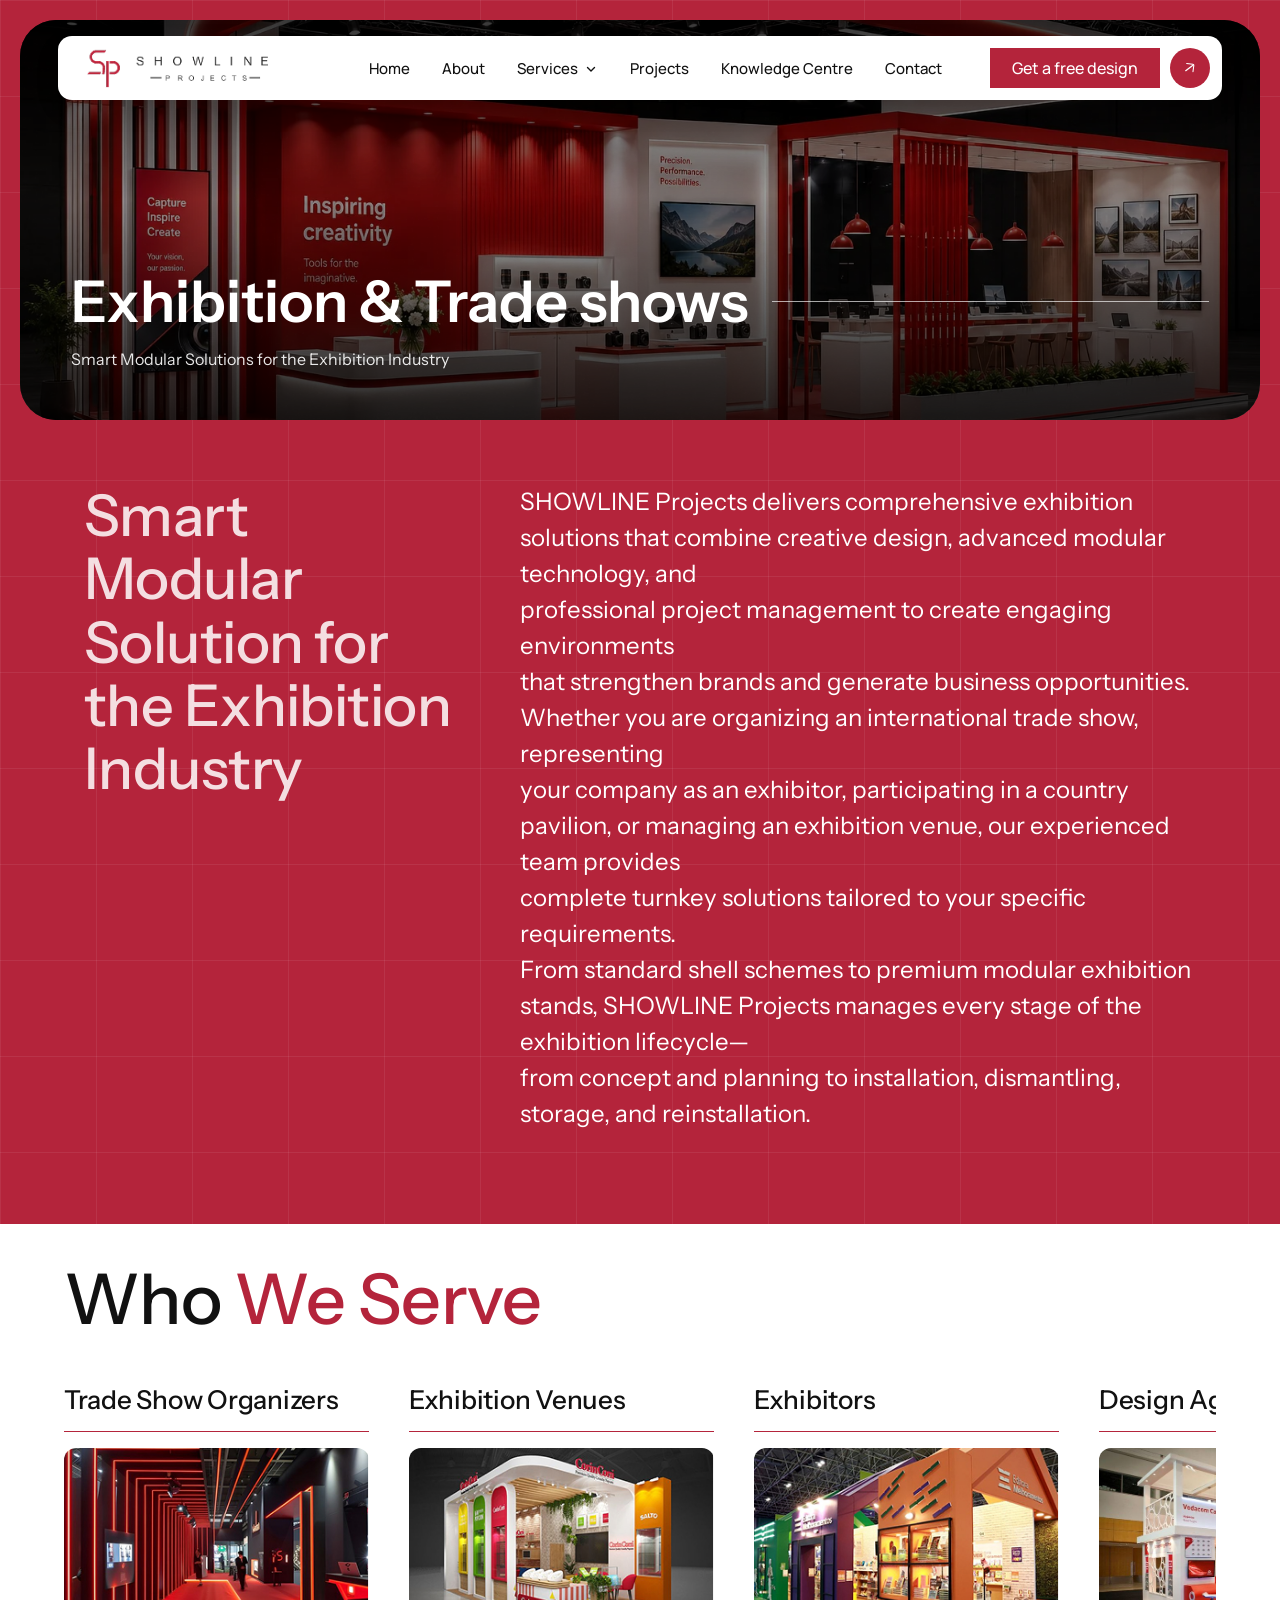
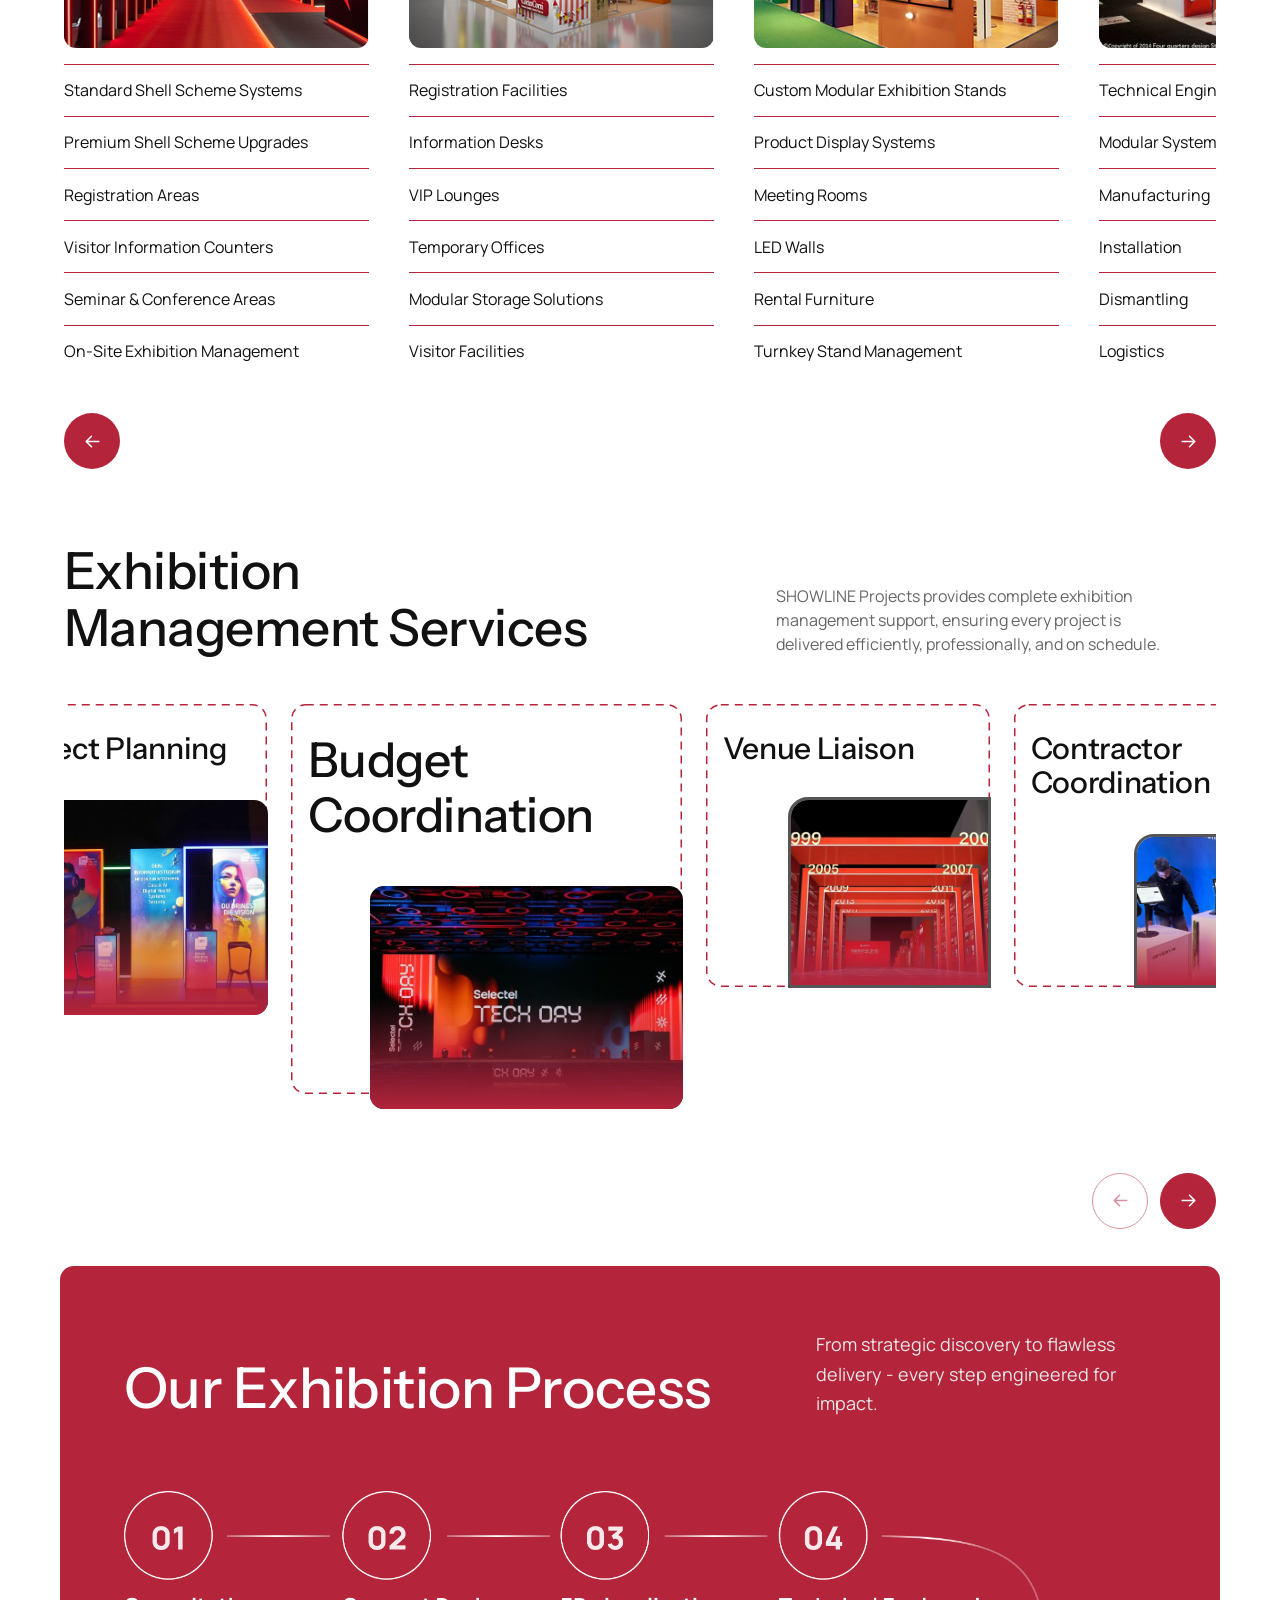
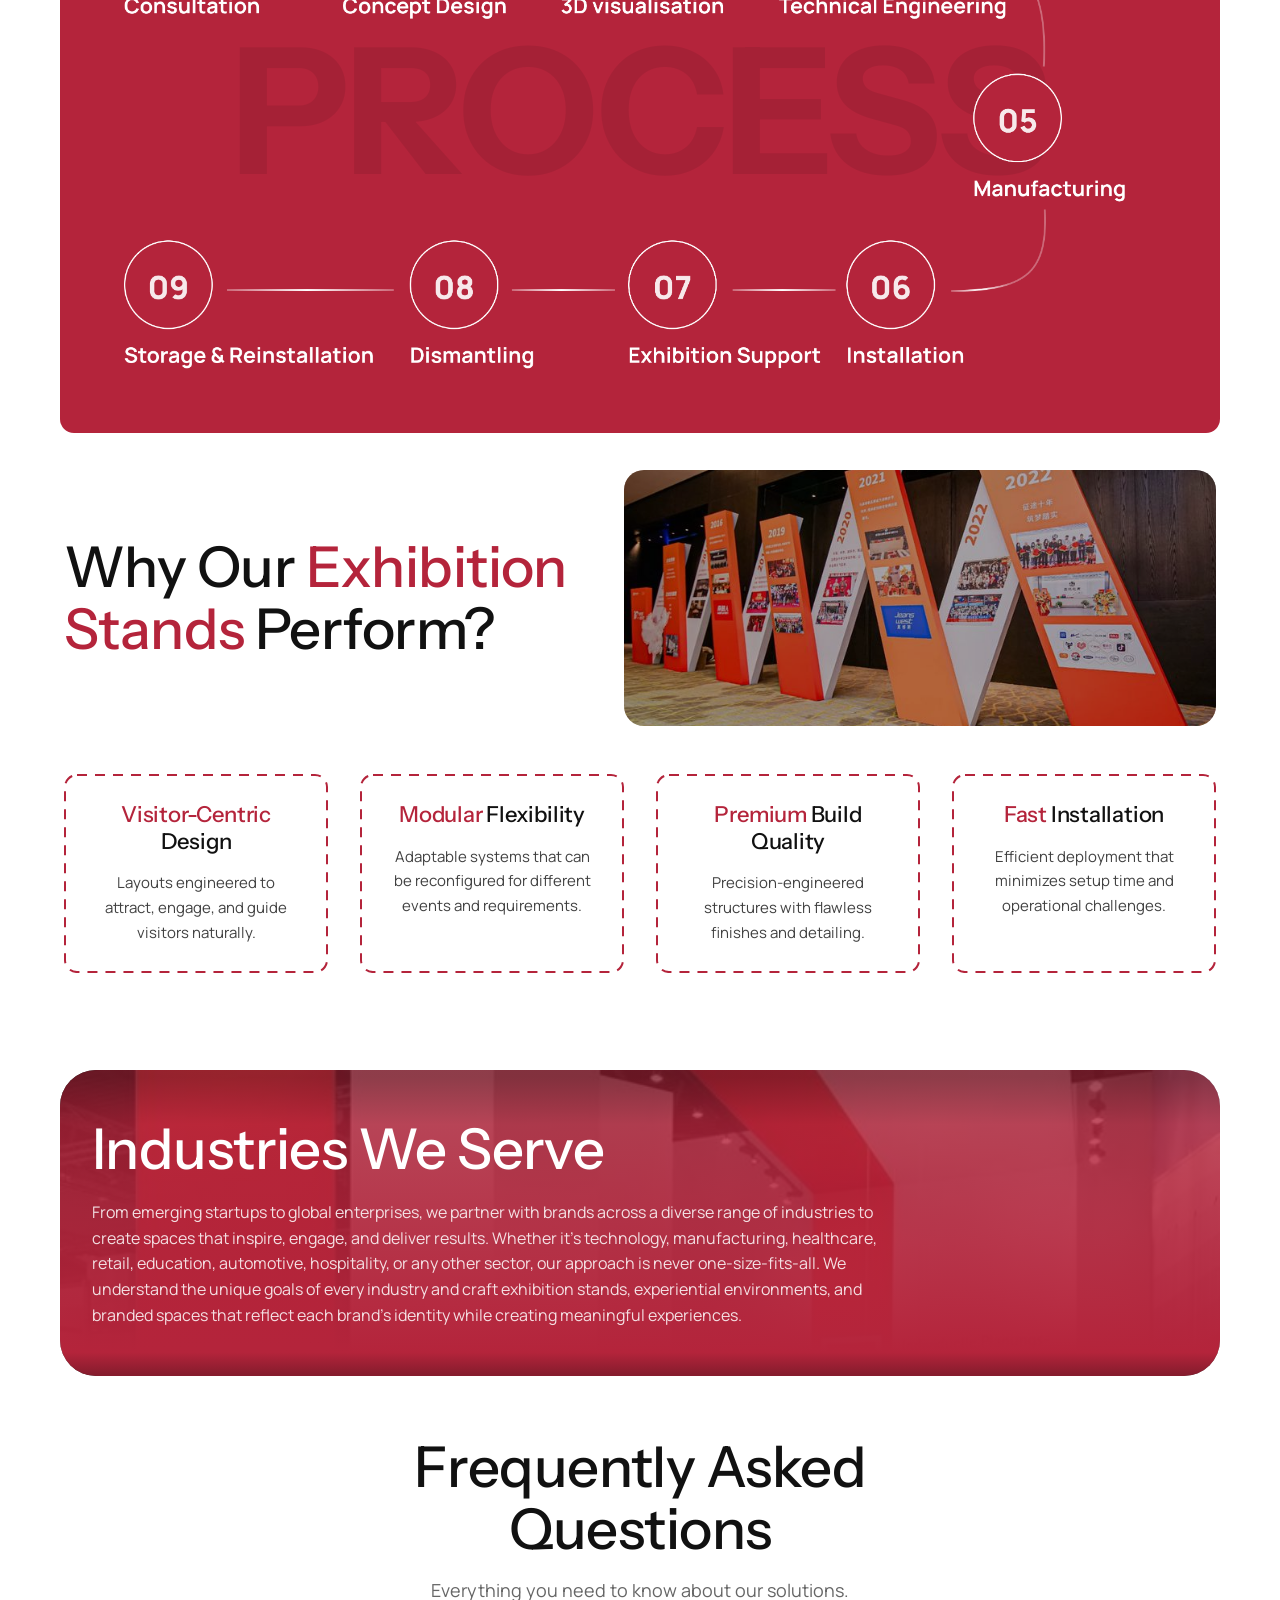
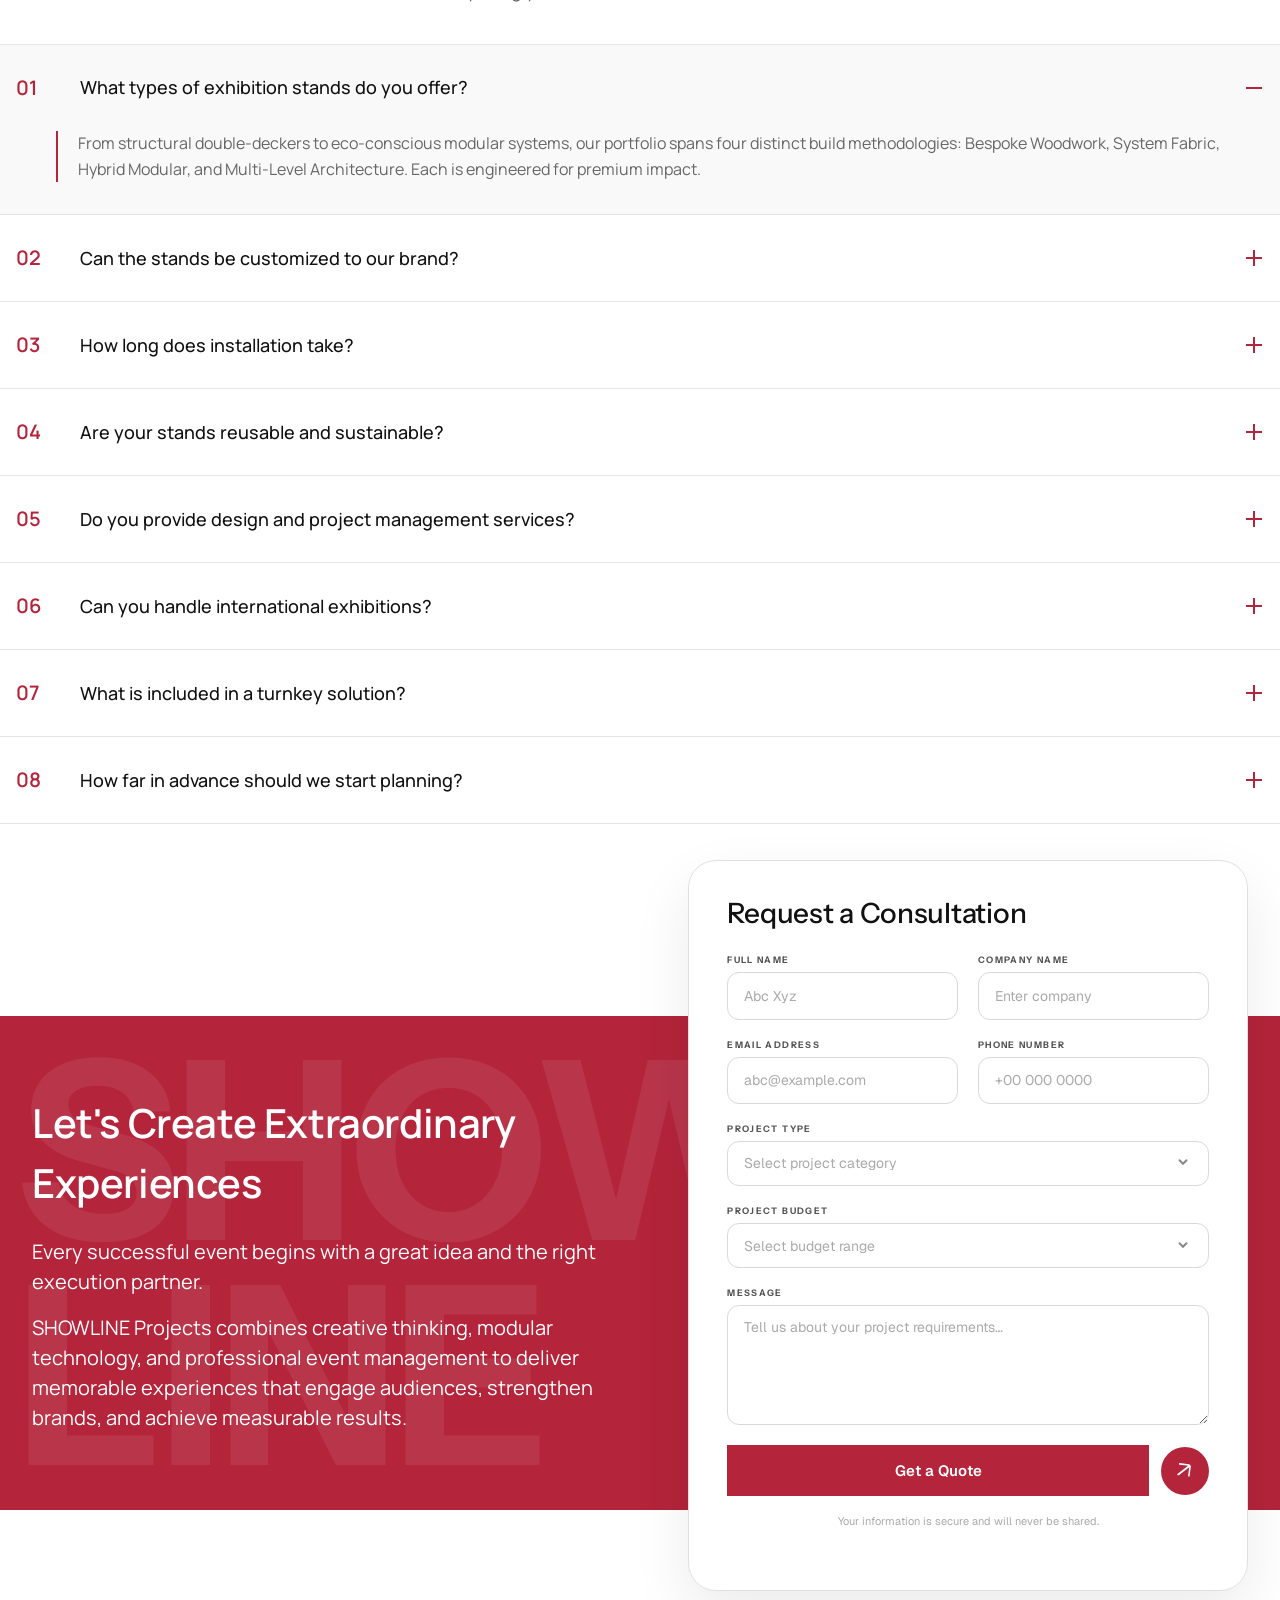
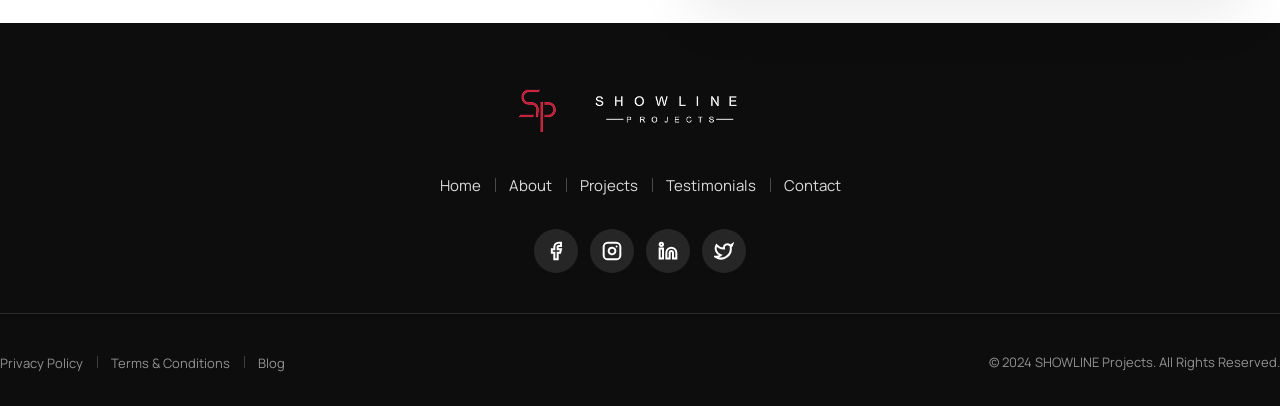
<file: exhibition.html>
<!DOCTYPE html>
<html lang="en">

<head>
    <meta charset="UTF-8">
    <meta name="viewport" content="width=device-width, initial-scale=1.0">
    <title>Exhibition &amp; Trade Shows — Showline Projects</title>
    <meta name="description"
        content="Smart modular exhibition stand solutions for trade show organizers, exhibitors, venues, and design agencies — from concept to dismantling and storage.">
    <meta name="keywords"
        content="exhibition stands, trade show stands, modular exhibition solutions, exhibitor services, exhibition venue management">
    <meta name="author" content="Showline Projects">
    <meta property="og:title" content="Exhibition & Trade Shows — Showline Projects">
    <meta property="og:description"
        content="Smart modular solutions for the exhibition industry — from concept to installation, dismantling, and storage.">
    <meta property="og:type" content="website">

    <!-- Favicon -->
    <link rel="icon" type="image/x-icon" href="favicon.ico">
    <link rel="icon" type="image/svg+xml" href="favicon.svg">

    <link rel="stylesheet" href="css/global.css">
    <link rel="stylesheet" href="css/exhibition.css">
</head>

<body>

    <!-- ============================ HEADER ============================ -->
    <header class="site-header">
        <div class="site-header__inner">
            <a href="index.html" class="site-header__logo" aria-label="Showline Projects — home">
                <img src="images/logo/showline-navbar-logo.png" alt="Showline Projects" width="270" height="46">
            </a>

            <nav class="site-nav" id="site-nav" aria-label="Primary">
                <ul class="site-nav__list">
                    <li><a href="index.html">Home</a></li>
                    <li><a href="about-us.html">About</a></li>
                    <li class="site-nav__item nav-dropdown">
                        <button type="button" class="site-nav__link nav-dropdown__toggle" aria-haspopup="true"
                            aria-expanded="false">
                            Services
                            <span aria-hidden="true"></span>
                        </button>
                        <ul class="nav-dropdown__menu">
                            <li><a href="exhibition.html" aria-current="page">Exhibition &amp; Trade shows</a></li>
                            <li><a href="events.html">Events and Experiences</a></li>
                        </ul>
                    </li>
                    <li><a href="projects.html">Projects</a></li>
                    <li><a href="knowledge-center.html">Knowledge Centre</a></li>
                    <li><a href="contact-us.html">Contact</a></li>
                </ul>
            </nav>

            <div class="site-header__actions">
                <a href="#ex-contact" class="btn btn-primary site-header__cta">
                    <span>Get a free design</span>
                    <span>Get a Quote</span>
                </a>
                <a href="#ex-contact" class="btn-icon btn-icon--sm" aria-label="Get a free design">
                    <img src="images/icons/icon-arrow-navbar.svg" alt="" width="24" height="24">
                </a>
                <button class="nav-toggle" id="nav-toggle" aria-label="Toggle menu" aria-expanded="false"
                    aria-controls="site-nav">
                    <span></span><span></span><span></span>
                </button>
            </div>
        </div>
    </header>

    <main>

        <!-- ===================== HERO ===================== -->
        <section class="ex-hero red-block">
            <div class="ex-hero__inner">
                <div class="ex-hero__frame">
                    <img class="ex-hero__bg" src="images/about-us/hero-section-bg.webp"
                        alt="Exhibition stand interior with dramatic red lighting">
                    <img class="ex-hero__overlay" src="images/about-us/hero-section-overlay.png" alt=""
                        aria-hidden="true">
                    <div class="ex-hero__content hide-mobile">
                        <p class="ex-hero__frame-title" data-aos="fade-up">Exhibition &amp; Trade shows</p>
                        <p class="ex-hero__frame-subtitle" data-aos="fade-up" data-aos-delay="100">Smart Modular
                            Solutions for the Exhibition Industry</p>
                    </div>
                    <div class="ex-hero__mobile-title hide-desktop">
                        <p data-aos="fade-up">Exhibition</p>
                    </div>
                </div>

                <div class="ex-hero__body reveal-section">
                    <h1 class="ex-hero__title ">
                        <span data-aos="fade-up">
                            Smart Modular Solution for <br class="hide-mobile" /> the Exhibition Industry
                        </span>

                    </h1>
                    <div class="ex-hero__text " data-aos="fade-up" data-aos-delay="500">
                        <p>
                            SHOWLINE Projects delivers comprehensive exhibition solutions that combine creative design,
                            advanced modular technology, and <br /> professional project management to create engaging
                            environments <br /> that strengthen brands and generate business opportunities.<br />
                            Whether you are organizing an international trade show, representing<br /> your company as
                            an
                            exhibitor, participating in a country pavilion, or managing an exhibition venue, our
                            experienced team provides<br /> complete turnkey solutions tailored to your specific
                            requirements.<br />
                            From standard shell schemes to premium modular exhibition stands, SHOWLINE Projects manages
                            every stage of the exhibition lifecycle—<br />from concept and planning to installation,
                            dismantling, storage, and reinstallation.
                        </p>
                    </div>
                </div>
            </div>
        </section>

        <!-- ===================== WHO WE SERVE (desktop) ===================== -->
        <section class="ex-serve section hide-mobile" aria-labelledby="ex-serve-title">
            <div class="">
                <div class="ex-serve__head" data-aos="fade-right">
                    <h2 id="ex-serve-title" class="ex-serve__title">Who <span>We Serve</span></h2>

                </div>

                <div class="ex-serve__track" id="ex-serve-track">
                    <article class="ex-serve-card" data-aos="fade-up" data-aos-delay="0">
                        <h3 class="ex-serve-card__title">Trade Show Organizers</h3>
                        <img class="ex-serve-card__img" src="images/exibition/trade-show-organizer.jpg"
                            alt="Trade show organizer booth">
                        <ul class="ex-serve-card__list">
                            <li>Standard Shell Scheme Systems</li>
                            <li>Premium Shell Scheme Upgrades</li>
                            <li>Registration Areas</li>
                            <li>Visitor Information Counters</li>
                            <li>Seminar &amp; Conference Areas</li>
                            <li>On-Site Exhibition Management</li>
                        </ul>
                    </article>

                    <article class="ex-serve-card" data-aos="fade-up" data-aos-delay="100">
                        <h3 class="ex-serve-card__title">Exhibition Venues</h3>
                        <img class="ex-serve-card__img" src="images/exibition/exibition-venues.jpg"
                            alt="Exhibition venue interior">
                        <ul class="ex-serve-card__list">
                            <li>Registration Facilities</li>
                            <li>Information Desks</li>
                            <li>VIP Lounges</li>
                            <li>Temporary Offices</li>
                            <li>Modular Storage Solutions</li>
                            <li>Visitor Facilities</li>
                        </ul>
                    </article>

                    <article class="ex-serve-card" data-aos="fade-up" data-aos-delay="200">
                        <h3 class="ex-serve-card__title">Exhibitors</h3>
                        <img class="ex-serve-card__img" src="images/exibition/exhibitors.jpg" alt="Exhibitor stand">
                        <ul class="ex-serve-card__list">
                            <li>Custom Modular Exhibition Stands</li>
                            <li>Product Display Systems</li>
                            <li>Meeting Rooms</li>
                            <li>LED Walls</li>
                            <li>Rental Furniture</li>
                            <li>Turnkey Stand Management</li>
                        </ul>
                    </article>

                    <article class="ex-serve-card" data-aos="fade-up" data-aos-delay="300">
                        <h3 class="ex-serve-card__title">Design Agencies</h3>
                        <img class="ex-serve-card__img" src="images/exibition/design-agencies.png"
                            alt="Design agency exhibition build">
                        <ul class="ex-serve-card__list">
                            <li>Technical Engineering</li>
                            <li>Modular System Supply</li>
                            <li>Manufacturing</li>
                            <li>Installation</li>
                            <li>Dismantling</li>
                            <li>Logistics</li>
                        </ul>
                    </article>

                    <article class="ex-serve-card" data-aos="fade-up" data-aos-delay="400">
                        <h3 class="ex-serve-card__title">Country Pavilions &amp; Group Participation</h3>
                        <img class="ex-serve-card__img" src="images/exibition/design-agencies.png"
                            alt="Country pavilion group exhibition space">
                        <ul class="ex-serve-card__list">
                            <li>Pavilion Planning</li>
                            <li>National Branding</li>
                            <li>Hospitality Lounges</li>
                            <li>Meeting Rooms</li>
                            <li>Shared Visitor Areas</li>
                            <li>Turnkey Project Management</li>
                        </ul>
                    </article>
                </div>
                <div class="ex-serve__nav">
                    <button type="button" class="ex-carousel-btn" id="ex-serve-prev" aria-label="Previous">
                        <img src="images/icons/left-arrow-red.svg" alt="" width="20" height="20">
                    </button>
                    <button type="button" class="ex-carousel-btn" id="ex-serve-next" aria-label="Next">
                        <img src="images/icons/right-arrow-red.svg" alt="" width="20" height="20">
                    </button>
                </div>
            </div>
        </section>

        <!-- ===================== STAND TYPES (mobile) ===================== -->
        <section class="ex-stands hide-desktop" aria-label="Stand types">
            <div class="ex-stands__track">
                <article class="ex-stand-card" data-aos="fade-up" data-aos-delay="0">
                    <h3 class="ex-stand-card__title">Linear Stand</h3>
                    <img class="ex-stand-card__img" src="images/exibition/stand-linear.png"
                        alt="Linear exhibition stand">
                    <ul class="ex-stand-card__list">
                        <li>Perfect for linear booths</li>
                        <li>Brand Focused</li>
                        <li>Effective</li>
                    </ul>
                </article>

                <article class="ex-stand-card" data-aos="fade-up" data-aos-delay="100">
                    <h3 class="ex-stand-card__title">Corner Stand</h3>
                    <img class="ex-stand-card__img" src="images/exibition/stand-corner.png"
                        alt="Corner exhibition stand">
                    <ul class="ex-stand-card__list">
                        <li>Dual Exposure</li>
                        <li>Enhanced Visibility</li>
                        <li>Open Access</li>
                    </ul>
                </article>

                <article class="ex-stand-card" data-aos="fade-up" data-aos-delay="200">
                    <h3 class="ex-stand-card__title">Peninsula Stand</h3>
                    <img class="ex-stand-card__img" src="images/exibition/stand-peninsula.png"
                        alt="Peninsula exhibition stand">
                    <ul class="ex-stand-card__list">
                        <li>Immersive Experience</li>
                        <li>Maximum Engagement</li>
                        <li>Dynamic Interaction</li>
                    </ul>
                </article>

                <article class="ex-stand-card" data-aos="fade-up" data-aos-delay="300">
                    <h3 class="ex-stand-card__title">Island Stand</h3>
                    <img class="ex-stand-card__img" src="images/exibition/stand-island.png"
                        alt="Island exhibition stand">
                    <ul class="ex-stand-card__list">
                        <li>360&deg; Visibility</li>
                        <li>Unrestricted Access</li>
                        <li>Flagship Showcase</li>
                    </ul>
                </article>
            </div>
        </section>

        <!-- ===================== EXHIBITION MANAGEMENT SERVICES ===================== -->
        <section class="ex-services section hide-mobile" aria-labelledby="ex-services-title">
            <div class="">
                <div class="ex-services__head" data-aos="fade-right">
                    <h2 id="ex-services-title" class="ex-services__title">Exhibition Management Services</h2>
                    <p class="ex-services__tag hide-mobile">SHOWLINE Projects provides complete exhibition management
                        support, ensuring every project is <br /> delivered efficiently, professionally, and on
                        schedule.</p>
                </div>

                <div class="ex-services__track" id="ex-services-track">
                    <article class="ex-service-card ex-service-card--corner" data-aos="fade-left" data-aos-delay="0">
                        <svg class="ex-service-card__border" viewBox="0 0 100 100" preserveAspectRatio="none"
                            aria-hidden="true" focusable="false">
                            <rect class="ex-service-card__border-rect" x="1" y="1" width="98" height="98" rx="14"
                                ry="14" fill="none" stroke="#B4243B" stroke-width="1.5" stroke-dasharray="8 6" />
                        </svg>
                        <h3 class="ex-service-card__title">Project Planning</h3>
                        <span>
                            <img src="images/exibition/service-project-planning.png"
                                alt="Project planning exhibition stand mockup">
                        </span>
                    </article>

                    <article class="ex-service-card ex-service-card--corner is-active" data-aos="fade-left"
                        data-aos-delay="100">
                        <svg class="ex-service-card__border" viewBox="0 0 100 100" preserveAspectRatio="none"
                            aria-hidden="true" focusable="false">
                            <rect class="ex-service-card__border-rect" x="1" y="1" width="98" height="98" rx="14"
                                ry="14" fill="none" stroke="#B4243B" stroke-width="1.5" stroke-dasharray="8 6" />
                        </svg>
                        <h3 class="ex-service-card__title">Budget Coordination</h3>
                        <span>
                            <img src="images/exibition/service-budget-coordination.png"
                                alt="Budget coordination exhibition stand display">
                        </span>
                    </article>

                    <article class="ex-service-card ex-service-card--corner" data-aos="fade-left" data-aos-delay="200">
                        <svg class="ex-service-card__border" viewBox="0 0 100 100" preserveAspectRatio="none"
                            aria-hidden="true" focusable="false">
                            <rect class="ex-service-card__border-rect" x="1" y="1" width="98" height="98" rx="14"
                                ry="14" fill="none" stroke="#B4243B" stroke-width="1.5" stroke-dasharray="8 6" />
                        </svg>
                        <h3 class="ex-service-card__title">Venue Liaison</h3>
                        <span>
                            <img src="images/exibition/service-venue-liaison.png" alt="Venue liaison exhibition hall">
                        </span>
                    </article>

                    <article class="ex-service-card ex-service-card--corner ex-service-card--corner-sm"
                        data-aos="fade-left" data-aos-delay="300">
                        <svg class="ex-service-card__border" viewBox="0 0 100 100" preserveAspectRatio="none"
                            aria-hidden="true" focusable="false">
                            <rect class="ex-service-card__border-rect" x="1" y="1" width="98" height="98" rx="14"
                                ry="14" fill="none" stroke="#B4243B" stroke-width="1.5" stroke-dasharray="8 6" />
                        </svg>
                        <h3 class="ex-service-card__title">Contractor Coordination</h3>
                        <span>
                            <img src="images/exibition/service-contractor-coordination.png"
                                alt="Contractor coordination on exhibition floor">
                        </span>
                    </article>
                </div>

                <div class="ex-services__nav hide-mobile">
                    <button type="button" class="ex-carousel-btn" id="ex-services-prev"
                        aria-label="Previous">
                        <img src="images/icons/left-arrow-red.svg" alt="" width="20" height="20">
                    </button>
                    <button type="button" class="ex-carousel-btn ex-carousel-btn--primary" id="ex-services-next"
                        aria-label="Next">
                        <img src="images/icons/right-arrow.svg" alt="" width="20" height="20">
                    </button>
                </div>
            </div>
        </section>

        <!-- ===================== OUR EXHIBITION PROCESS (desktop) ===================== -->
        <section class="ex-process red-block hide-mobile" aria-labelledby="ex-process-title">
            <span aria-hidden="true">PROCESS</span>
            <div class=" ex-process__inner">
                <div class="ex-process__head" data-aos="fade-up">
                    <h2 id="ex-process-title" class="ex-process__title">Our Exhibition Process</h2>
                    <p class="ex-process__tag">From strategic discovery to flawless delivery - every step engineered for
                        impact.</p>
                </div>

                <img class="ex-process__flow-img" src="images/exibition/steps.png" data-aos="zoom-in"
                    data-aos-delay="200"
                    alt="Our exhibition process: 01 Consultation, 02 Concept Design, 03 3D visualisation, 04 Technical Engineering, 05 Manufacturing, 06 Installation, 07 Exhibition Support, 08 Dismantling, 09 Storage &amp; Reinstallation">
            </div>
        </section>

        <!-- ===================== HOW WE WORK (mobile) ===================== -->
        <section class="ex-work red-block hide-desktop" aria-labelledby="ex-work-title">
            <div class="">
                <h2 id="ex-work-title" class="ex-work__title" data-aos="fade-up">How We Work</h2>
                <p class="ex-work__tag" data-aos="fade-up" data-aos-delay="100">From strategic discovery to flawless
                    delivery - every step engineered for
                    impact.</p>

                <ol class="ex-work__list">
                    <li class="ex-work-step" data-aos="fade-up" data-aos-delay="0">
                        <span>01</span>
                        <div class="ex-work-step__body">
                            <h3>Consultation</h3>
                        </div>
                    </li>
                    <li class="ex-work-step" data-aos="fade-up" data-aos-delay="100">
                        <span>02</span>
                        <div class="ex-work-step__body">
                            <h3>Concept Design</h3>
                        </div>
                    </li>
                    <li class="ex-work-step" data-aos="fade-up" data-aos-delay="200">
                        <span>03</span>
                        <div class="ex-work-step__body">
                            <h3>3D Visualisation</h3>
                        </div>
                    </li>
                    <li class="ex-work-step" data-aos="fade-up" data-aos-delay="300">
                        <span>04</span>
                        <div class="ex-work-step__body">
                            <h3>Technical Engineering</h3>
                        </div>
                    </li>
                    <li class="ex-work-step" data-aos="fade-up" data-aos-delay="400">
                        <span>05</span>
                        <div class="ex-work-step__body">
                            <h3>Manufacturing</h3>
                        </div>
                    </li>
                    <li class="ex-work-step" data-aos="fade-up" data-aos-delay="500">
                        <span>06</span>
                        <div class="ex-work-step__body">
                            <h3>Installation</h3>
                        </div>
                    </li>
                    <li class="ex-work-step" data-aos="fade-up" data-aos-delay="600">
                        <span>07</span>
                        <div class="ex-work-step__body">
                            <h3>Exhibition Support</h3>
                        </div>
                    </li>
                    <li class="ex-work-step" data-aos="fade-up" data-aos-delay="700">
                        <span>08</span>
                        <div class="ex-work-step__body">
                            <h3>Dismantling</h3>
                        </div>
                    </li>
                    <li class="ex-work-step" data-aos="fade-up" data-aos-delay="800">
                        <span>09</span>
                        <div class="ex-work-step__body">
                            <h3>Storage &amp; Reinstallation</h3>
                        </div>
                    </li>
                </ol>
            </div>
        </section>

        <!-- ===================== WHY OUR EXHIBITION STANDS PERFORM ===================== -->
        <section class="ex-perform section" aria-labelledby="ex-perform-title">
            <div class="">
                <div class="ex-perform__head" data-aos="fade-right">
                    <h2 id="ex-perform-title" class="ex-perform__title">Why Our <span>Exhibition Stands</span> Perform?
                    </h2>
                    <div class="ex-perform__photo">
                        <img src="images/exibition/Why-Our-Exhibition-Stands-Perform.png"
                            alt="Exhibition stand build in progress">
                    </div>
                </div>

                <div class="ex-perform__grid">
                    <div class="ex-perform-card" data-aos="zoom-in" data-aos-delay="0">
                        <svg class="ex-perform-card__border" viewBox="0 0 100 100" preserveAspectRatio="none"
                            aria-hidden="true" focusable="false">
                            <rect class="ex-perform-card__border-rect" x="1" y="1" width="98" height="98" rx="12"
                                ry="12" fill="none" stroke="#B4243B" stroke-width="2" stroke-dasharray="10 8" />
                        </svg>
                        <h3><span>Visitor-Centric</span> Design</h3>
                        <p>Layouts engineered to attract, engage, and guide visitors naturally.</p>
                    </div>
                    <div class="ex-perform-card" data-aos="zoom-in" data-aos-delay="100">
                        <svg class="ex-perform-card__border" viewBox="0 0 100 100" preserveAspectRatio="none"
                            aria-hidden="true" focusable="false">
                            <rect class="ex-perform-card__border-rect" x="1" y="1" width="98" height="98" rx="12"
                                ry="12" fill="none" stroke="#B4243B" stroke-width="2" stroke-dasharray="10 8" />
                        </svg>
                        <h3><span>Modular</span> Flexibility</h3>
                        <p>Adaptable systems that can be reconfigured for different events and requirements.</p>
                    </div>
                    <div class="ex-perform-card" data-aos="zoom-in" data-aos-delay="200">
                        <svg class="ex-perform-card__border" viewBox="0 0 100 100" preserveAspectRatio="none"
                            aria-hidden="true" focusable="false">
                            <rect class="ex-perform-card__border-rect" x="1" y="1" width="98" height="98" rx="12"
                                ry="12" fill="none" stroke="#B4243B" stroke-width="2" stroke-dasharray="10 8" />
                        </svg>
                        <h3><span>Premium</span> Build Quality</h3>
                        <p>Precision-engineered structures with flawless finishes and detailing.</p>
                    </div>
                    <div class="ex-perform-card" data-aos="zoom-in" data-aos-delay="300">
                        <svg class="ex-perform-card__border" viewBox="0 0 100 100" preserveAspectRatio="none"
                            aria-hidden="true" focusable="false">
                            <rect class="ex-perform-card__border-rect" x="1" y="1" width="98" height="98" rx="12"
                                ry="12" fill="none" stroke="#B4243B" stroke-width="2" stroke-dasharray="10 8" />
                        </svg>
                        <h3><span>Fast</span> Installation</h3>
                        <p>Efficient deployment that minimizes setup time and operational challenges.</p>
                    </div>
                </div>
            </div>
        </section>

        <!-- ===================== INDUSTRIES WE SERVE ===================== -->
        <section class="ex-industries" aria-labelledby="ex-industries-title">
            <img class="ex-industries__bg" src="images/exibition/Industries-We-Serve-bg.png"
                alt="Industry exhibition stand">
            <div class="ex-industries__overlay" aria-hidden="true"></div>
            <div class="container ex-industries__body">
                <div class="ex-industries__desktop hide-mobile" data-aos="fade-up">
                    <h2 id="ex-industries-title" class="ex-industries__title">Industries We Serve</h2>

                    <p class="ex-industries__text">From emerging startups to global enterprises, we partner with
                        brands across a diverse range of industries to create spaces that inspire, engage, and deliver
                        results. Whether it's technology, manufacturing, healthcare, retail, education, automotive,
                        hospitality, or any other sector, our approach is never one-size-fits-all. We understand the
                        unique
                        goals of every industry and craft exhibition stands, experiential environments, and branded
                        spaces
                        that reflect each brand's identity while creating meaningful experiences.</p>
                </div>

                <div class="ex-industries__mobile hide-desktop">
                    <div class="ex-industries__mobile-copy" data-aos="fade-up">
                        <h2 class="ex-industries__title">Industries We Serve</h2>
                        <p class="ex-industries__text">From global enterprises to emerging brands, we deliver
                            tailored modular solutions across diverse industries.</p>
                    </div>

                    <img class="ex-industries__mobile-img" src="images/exibition/Industries-We-Serve-bg.png"
                        alt="Industry exhibition stand">

                    <ul class="ex-industries__list">
                        <li data-aos="fade-up" data-aos-delay="0">
                            <div class="ex-industries__item-head"><span></span>Technology</div>
                            <p>Empowering tech brands with innovative exhibition spaces and immersive event experiences.
                            </p>
                        </li>
                        <li data-aos="fade-up" data-aos-delay="100">
                            <div class="ex-industries__item-head"><span></span>Manufacturing
                            </div>
                            <p>Creating impactful environments for industrial exhibitions and machinery displays.</p>
                        </li>
                        <li data-aos="fade-up" data-aos-delay="200">
                            <div class="ex-industries__item-head"><span></span>Healthcare &amp;
                                Pharma</div>
                            <p>Professional exhibition and conference solutions for healthcare and medical
                                organizations.
                            </p>
                        </li>
                        <li data-aos="fade-up" data-aos-delay="300">
                            <div class="ex-industries__item-head"><span></span>Retail &amp;
                                Consumer Brands</div>
                            <p>Designing engaging retail displays and brand activations that drive interaction.</p>
                        </li>
                    </ul>
                </div>

            </div>
        </section>

        <!-- ===================== FAQ ===================== -->
        <section class="ex-faq section" aria-labelledby="ex-faq-title">
            <div class="">
                <div class="ex-faq__head" data-aos="fade-up">
                    <h2 id="ex-faq-title" class="ex-faq__title">Frequently Asked Questions</h2>
                    <p class="ex-faq__tag hide-mobile">Everything you need to know about our solutions.</p>
                    <p class="ex-faq__tag hide-desktop">Everything you need to know about our event solutions.</p>
                </div>

                <div class="ex-faq__list" id="ex-faq-list">
                    <div class="ex-faq-item is-open" data-aos="fade-up" data-aos-delay="0">
                        <button type="button" class="ex-faq-item__header" aria-expanded="true">
                            <span>01</span>
                            <span>What types of exhibition stands do you offer?</span>
                            <span aria-hidden="true"></span>
                        </button>
                        <div class="ex-faq-item__body">
                            <p>From structural double-deckers to eco-conscious modular systems, our portfolio spans four
                                distinct build methodologies: Bespoke Woodwork, System Fabric, Hybrid Modular, and
                                Multi-Level Architecture. Each is engineered for premium impact.</p>
                        </div>
                    </div>

                    <div class="ex-faq-item" data-aos="fade-up" data-aos-delay="100">
                        <button type="button" class="ex-faq-item__header" aria-expanded="false">
                            <span>02</span>
                            <span>Can the stands be customized to our brand?</span>
                            <span aria-hidden="true"></span>
                        </button>
                        <div class="ex-faq-item__body">
                            <p>Yes. Every stand is built around your brand identity — colours, materials, graphics, and
                                layout are all tailored to reflect your visual identity and messaging.</p>
                        </div>
                    </div>

                    <div class="ex-faq-item" data-aos="fade-up" data-aos-delay="200">
                        <button type="button" class="ex-faq-item__header" aria-expanded="false">
                            <span>03</span>
                            <span>How long does installation take?</span>
                            <span aria-hidden="true"></span>
                        </button>
                        <div class="ex-faq-item__body">
                            <p>Most modular stands are installed within 1–3 days depending on size and complexity, with
                                larger double-deck builds scheduled across a longer build window.</p>
                        </div>
                    </div>

                    <div class="ex-faq-item" data-aos="fade-up" data-aos-delay="300">
                        <button type="button" class="ex-faq-item__header" aria-expanded="false">
                            <span>04</span>
                            <span>Are your stands reusable and sustainable?</span>
                            <span aria-hidden="true"></span>
                        </button>
                        <div class="ex-faq-item__body">
                            <p>Our modular systems are designed for repeat use across multiple events, reducing waste
                                and lowering the total cost of ownership over time.</p>
                        </div>
                    </div>

                    <div class="ex-faq-item" data-aos="fade-up" data-aos-delay="400">
                        <button type="button" class="ex-faq-item__header" aria-expanded="false">
                            <span>05</span>
                            <span>Do you provide design and project management services?</span>
                            <span aria-hidden="true"></span>
                        </button>
                        <div class="ex-faq-item__body">
                            <p>Yes — our in-house team handles concept design, 3D visualisation, technical engineering,
                                and end-to-end project management under one roof.</p>
                        </div>
                    </div>

                    <div class="ex-faq-item" data-aos="fade-up" data-aos-delay="500">
                        <button type="button" class="ex-faq-item__header" aria-expanded="false">
                            <span>06</span>
                            <span>Can you handle international exhibitions?</span>
                            <span aria-hidden="true"></span>
                        </button>
                        <div class="ex-faq-item__body">
                            <p>We regularly manage cross-border projects, coordinating logistics, local compliance, and
                                on-site teams across multiple countries.</p>
                        </div>
                    </div>

                    <div class="ex-faq-item" data-aos="fade-up" data-aos-delay="600">
                        <button type="button" class="ex-faq-item__header" aria-expanded="false">
                            <span>07</span>
                            <span>What is included in a turnkey solution?</span>
                            <span aria-hidden="true"></span>
                        </button>
                        <div class="ex-faq-item__body">
                            <p>A turnkey package covers design, manufacturing, logistics, installation, on-site support,
                                dismantling, and storage — a single point of accountability from start to finish.</p>
                        </div>
                    </div>

                    <div class="ex-faq-item" data-aos="fade-up" data-aos-delay="700">
                        <button type="button" class="ex-faq-item__header" aria-expanded="false">
                            <span>08</span>
                            <span>How far in advance should we start planning?</span>
                            <span aria-hidden="true"></span>
                        </button>
                        <div class="ex-faq-item__body">
                            <p>We recommend starting 8–12 weeks ahead of your event to allow time for design approval,
                                manufacturing, and logistics — though we can accommodate faster turnarounds when needed.
                            </p>
                        </div>
                    </div>
                </div>
            </div>
        </section>

        <!-- ===================== CONTACT ===================== -->
        <section class="contact" id="ex-contact" aria-labelledby="ex-contact-title">
            <div class="contact__band red-block">
                <span aria-hidden="true">SHOW<br>LINE</span>
                <div class="container contact__inner">
                    <div class="contact__intro" data-aos="fade-right">
                        <h2 id="ex-contact-title" class="contact__title">
                            <span>Let's Create Extraordinary Experiences</span>
                            <span>Have a question? Let's talk.</span>
                        </h2>
                        <div class="contact__lines hide-mobile">
                            <p>Every successful event begins with a great idea and the right execution partner.</p>
                            <p>SHOWLINE Projects combines creative thinking, modular technology, and professional event
                                management to deliver memorable experiences that engage audiences, strengthen brands,
                                and achieve measurable results.</p>
                        </div>
                        <p class="contact__lines hide-desktop">
                            For all project inquiries, please email spshowline@gmail.com<br>
                            For all MICD liasoning related work, Please call us at 123 789 0123
                        </p>
                    </div>
                </div>
            </div>

            <div class="container">
                <form class="contact-form" id="ex-contact-form" novalidate data-aos="fade-left" data-aos-delay="200">
                    <h3 class="contact-form__title">Request a Consultation</h3>

                    <div class="contact-form__row">
                        <div class="form-field">
                            <label for="ex-full-name">Full Name</label>
                            <input type="text" id="ex-full-name" name="full-name" placeholder="Abc Xyz" required>
                        </div>
                        <div class="form-field">
                            <label for="ex-company">Company Name</label>
                            <input type="text" id="ex-company" name="company" placeholder="Enter company">
                        </div>
                    </div>

                    <div class="contact-form__row">
                        <div class="form-field">
                            <label for="ex-email">Email Address</label>
                            <input type="email" id="ex-email" name="email" placeholder="abc@example.com" required>
                        </div>
                        <div class="form-field">
                            <label for="ex-phone">Phone Number</label>
                            <input type="tel" id="ex-phone" name="phone" placeholder="+00 000 0000">
                        </div>
                    </div>

                    <div class="form-field">
                        <label for="ex-project-type">Project Type</label>
                        <select id="ex-project-type" name="project-type">
                            <option value="" disabled selected>Select project category</option>
                            <option>Exhibition Stand</option>
                            <option>Corporate Event</option>
                            <option>Retail Environment</option>
                            <option>Product Launch</option>
                        </select>
                    </div>

                    <div class="form-field contact-form__budget">
                        <label for="ex-budget">Project Budget</label>
                        <select id="ex-budget" name="budget">
                            <option value="" disabled selected>Select budget range</option>
                            <option>Under $10k</option>
                            <option>$10k – $50k</option>
                            <option>$50k – $100k</option>
                            <option>$100k+</option>
                        </select>
                    </div>

                    <div class="form-field">
                        <label for="ex-message">Message</label>
                        <textarea id="ex-message" name="message" rows="4"
                            placeholder="Tell us about your project requirements…"></textarea>
                    </div>

                    <div class="contact-form__actions">
                        <button type="submit" class="btn btn-primary btn-block">Get a Quote</button>
                        <span aria-hidden="true">
                            <img src="images/icons/icon-arrow-navbar.svg" alt="" width="24" height="24">
                        </span>
                    </div>

                    <p class="contact-form__note">Your information is secure and will never be shared.</p>

                    <p class="contact-form__status" id="ex-form-status" role="status" hidden>
                        Thank you — your request has been received. We'll be in touch shortly.
                    </p>
                </form>
            </div>
        </section>

    </main>

    <!-- ============================ FOOTER ============================ -->
    <footer class="site-footer">
        <div class=" site-footer__inner">
            <a href="index.html" class="site-footer__logo" aria-label="Showline Projects — home">
                <img src="images/logo/showline-logo-symbol.png" alt="" width="40" height="46">
                <img src="images/logo/showline-logo-text-white.png" alt="Showline Projects" width="172" height="34">
            </a>

            <nav class="site-footer__nav" aria-label="Footer">
                <ul>
                    <li><a href="index.html">Home</a></li>
                    <li><a href="about-us.html">About</a></li>
                    <li><a href="projects.html">Projects</a></li>
                    <li><a href="testimonials.html">Testimonials</a></li>
                    <li><a href="contact-us.html">Contact</a></li>
                </ul>
            </nav>

            <ul class="site-footer__social">
                <li><a href="#" aria-label="Facebook"><img src="images/icons/icon-social-facebook.svg" alt="" width="44"
                            height="44"></a></li>
                <li><a href="#" aria-label="Instagram"><img src="images/icons/icon-social-instagram.svg" alt=""
                            width="44" height="44"></a></li>
                <li><a href="#" aria-label="LinkedIn"><img src="images/icons/icon-social-linkedin.svg" alt="" width="44"
                            height="44"></a></li>
                <li><a href="#" aria-label="Twitter"><img src="images/icons/icon-social-twitter.svg" alt="" width="44"
                            height="44"></a></li>
            </ul>

            <hr class="site-footer__rule">

            <div class="site-footer__bottom">
                <ul class="site-footer__legal">
                    <li><a href="privacy-policy.html">Privacy Policy</a></li>
                    <li><a href="terms-conditions.html">Terms &amp; Conditions</a></li>
                    <li><a href="knowledge-center.html">Blog</a></li>
                </ul>
                <p class="site-footer__copy">© 2024 SHOWLINE Projects. All Rights Reserved.</p>
            </div>
        </div>
    </footer>

    <script src="js/navbar.js"></script>
    <script src="js/quotation-form.js"></script>
    <script src="js/lib/aos.js"></script>
    <script>
        AOS?.init({
            once: true,          /* one-way: animations don't reverse on scroll back up */
            duration: 700,
            easing: 'ease-out-cubic',
            offset: 80,
        });
    </script>
    <script src="js/exhibition.js"></script>
</body>

</html>
</file>
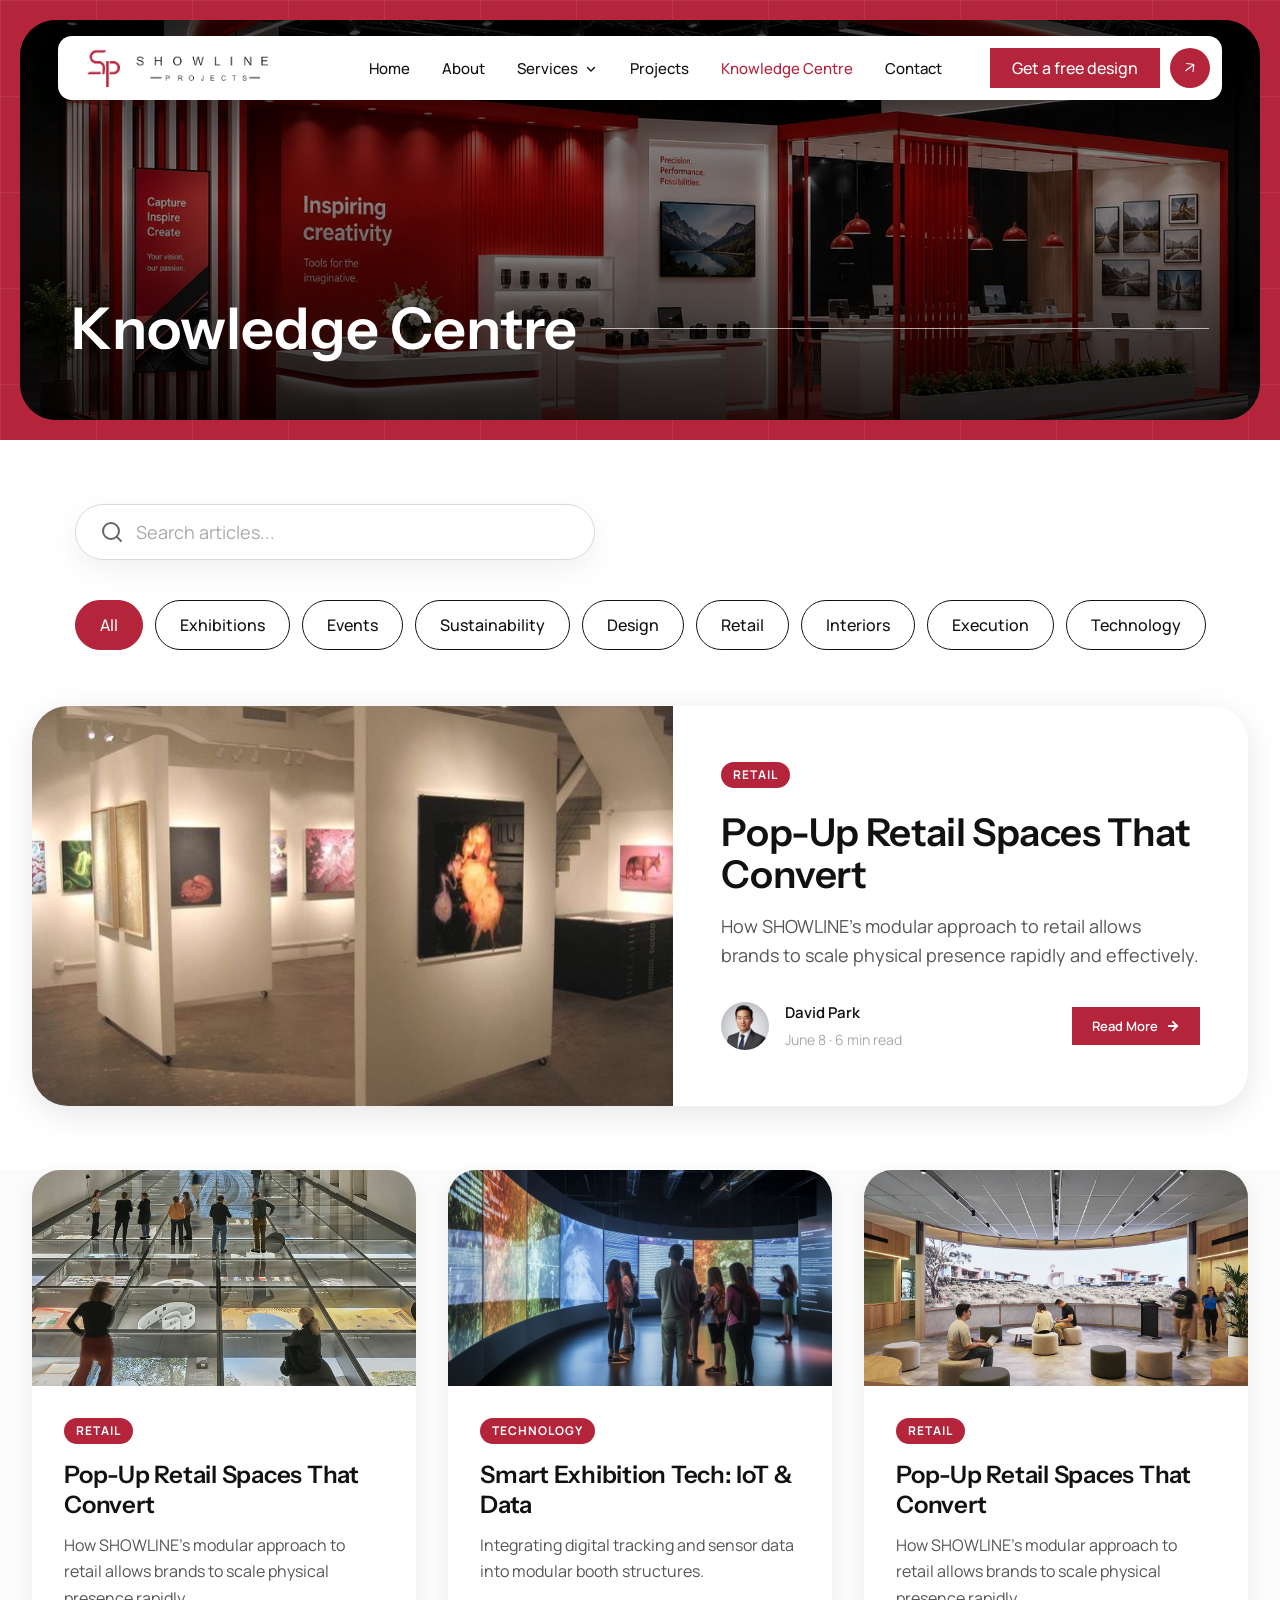
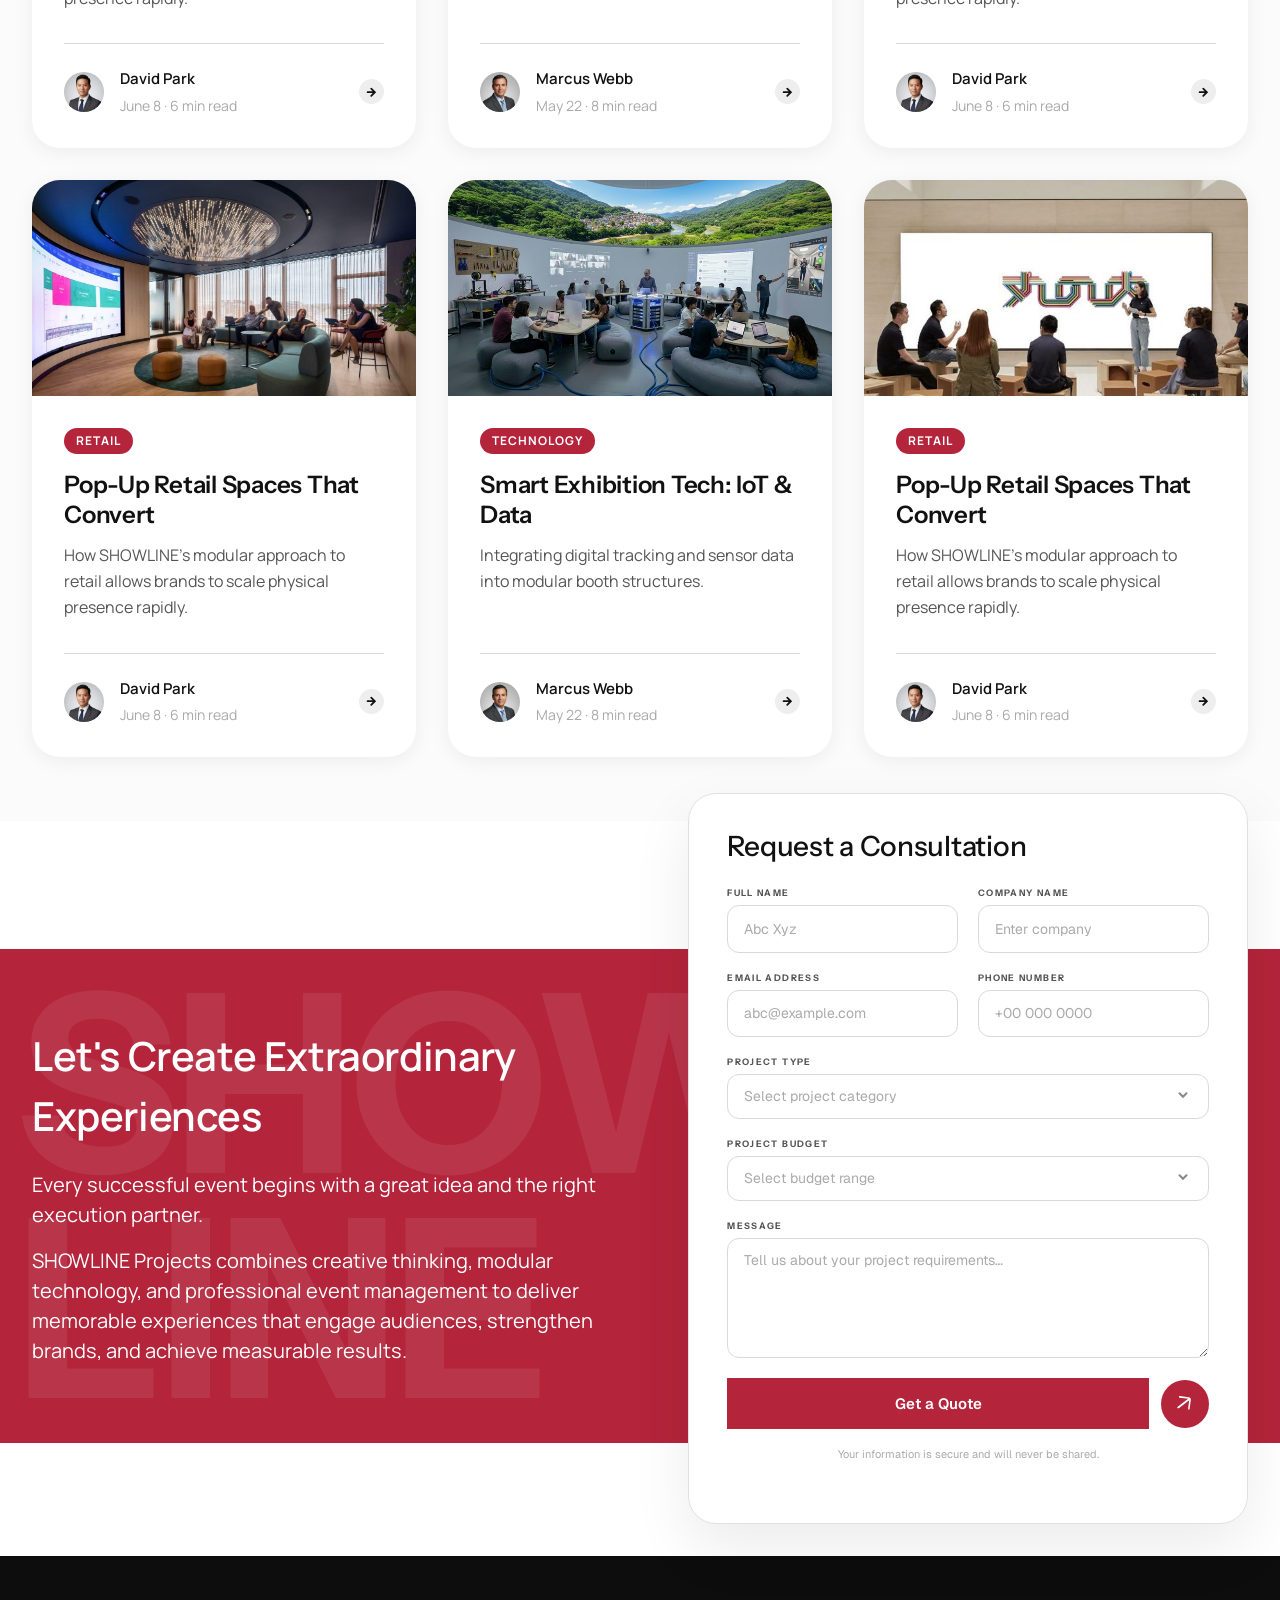
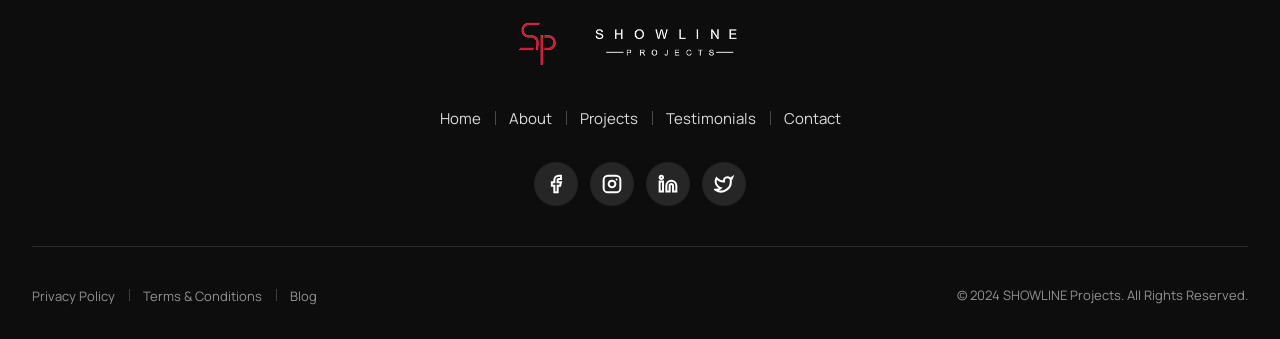
<file: knowledge-center.html>
<!DOCTYPE html>
<html lang="en">

<head>
    <meta charset="UTF-8">
    <meta name="viewport" content="width=device-width, initial-scale=1.0">
    <title>Knowledge Centre — Showline Projects</title>
    <meta name="description"
        content="Explore our latest articles, insights, and industry trends on modular event solutions, exhibition design, and sustainable environments.">
    <meta name="keywords"
        content="modular solutions, exhibitions, events, retail spaces, commercial spaces, Showline Projects, event management, booth design">
    <meta name="author" content="Showline Projects">
    <meta property="og:title" content="Knowledge Centre — Showline Projects">
    <meta property="og:description" content="Explore our latest articles, insights, and industry trends.">
    <meta property="og:type" content="website">

    <!-- Favicon -->
    <link rel="icon" type="image/x-icon" href="favicon.ico">
    <link rel="icon" type="image/svg+xml" href="favicon.svg">

    <link rel="stylesheet" href="css/global.css">
    <link rel="stylesheet" href="css/events.css"> <!-- For ex-hero and contact -->
    <link rel="stylesheet" href="css/knowledge-center.css">
    <script src="js/lib/aos.js"></script>
</head>

<body>

    <!-- ============================ HEADER ============================ -->
    <header class="site-header">
        <div class="site-header__inner">
            <a href="index.html" class="site-header__logo" aria-label="Showline Projects — home">
                <img src="images/logo/showline-navbar-logo.png" alt="Showline Projects" width="270" height="46">
            </a>

            <nav class="site-nav" id="site-nav" aria-label="Primary">
                <ul class="site-nav__list">
                    <li><a href="index.html">Home</a></li>
                    <li><a href="about-us.html">About</a></li>
                    <li class="site-nav__item nav-dropdown">
                        <button type="button" class="site-nav__link nav-dropdown__toggle" aria-haspopup="true"
                            aria-expanded="false">
                            Services
                            <span aria-hidden="true"></span>
                        </button>
                        <ul class="nav-dropdown__menu">
                            <li><a href="exhibition.html">Exhibition &amp; Trade shows</a></li>
                            <li><a href="events.html">Events and Experiences</a></li>
                        </ul>
                    </li>
                    <li><a href="projects.html">Projects</a></li>
                    <li><a href="knowledge-center.html" aria-current="page">Knowledge Centre</a></li>
                    <li><a href="contact-us.html">Contact</a></li>
                </ul>
            </nav>

            <div class="site-header__actions">
                <a href="#contact" class="btn btn-primary site-header__cta">
                    <span>Get a free design</span>
                    <span>Get a Quote</span>
                </a>
                <a href="#contact" class="btn-icon btn-icon--sm" aria-label="Get a free design">
                    <img src="images/icons/icon-arrow-navbar.svg" alt="" width="24" height="24">
                </a>
                <button class="nav-toggle" id="nav-toggle" aria-label="Toggle menu" aria-expanded="false"
                    aria-controls="site-nav">
                    <span></span><span></span><span></span>
                </button>
            </div>
        </div>
    </header>

    <main>
        <!-- ===================== HERO ===================== -->
        <section class="ex-hero red-block kc-hero">
            <div class="ex-hero__inner">
                <div class="ex-hero__frame">
                    <img class="ex-hero__bg" src="images/about-us/hero-section-bg.webp"
                        alt="Immersive event environment">
                    <img class="ex-hero__overlay" src="images/about-us/hero-section-overlay.png" alt=""
                        aria-hidden="true">
                    <div class="ex-hero__content" data-aos="fade-up">
                        <p class="ex-hero__frame-title">Knowledge Centre</p>
                    </div>
                </div>
            </div>
        </section>

        <!-- ===================== SEARCH & CATEGORIES ===================== -->
        <section class="kc-filters section--tight">
            <div class="container">
                <div class="kc-filters__inner">
                    <div class="kc-search" data-aos="fade-up">
                        <div class="kc-search__icon">
                            <svg width="24" height="24" viewBox="0 0 24 24" fill="none"
                                xmlns="http://www.w3.org/2000/svg">
                                <path
                                    d="M11 19C15.4183 19 19 15.4183 19 11C19 6.58172 15.4183 3 11 3C6.58172 3 3 6.58172 3 11C3 15.4183 6.58172 19 11 19Z"
                                    stroke="#666666" stroke-width="2" stroke-linecap="round" stroke-linejoin="round" />
                                <path d="M21 21L16.65 16.65" stroke="#666666" stroke-width="2" stroke-linecap="round"
                                    stroke-linejoin="round" />
                            </svg>
                        </div>
                        <input type="text" class="kc-search__input" placeholder="Search articles...">
                    </div>

                    <div class="kc-categories" data-aos="fade-up" data-aos-delay="100">
                        <ul class="kc-categories__list">
                            <li><a href="#" class="kc-category is-active">All</a></li>
                            <li><a href="#" class="kc-category">Exhibitions</a></li>
                            <li><a href="#" class="kc-category">Events</a></li>
                            <li><a href="#" class="kc-category">Sustainability</a></li>
                            <li><a href="#" class="kc-category">Design</a></li>
                            <li><a href="#" class="kc-category">Retail</a></li>
                            <li><a href="#" class="kc-category">Interiors</a></li>
                            <li><a href="#" class="kc-category">Execution</a></li>
                            <li><a href="#" class="kc-category">Technology</a></li>
                        </ul>
                    </div>
                </div>
            </div>
        </section>

        <!-- ===================== FEATURED ARTICLE ===================== -->
        <section class="kc-featured ">
            <div class="container">
                <a href="blog-detail.html" class="kc-featured__card">
                    <div class="kc-featured__image-wrap" data-aos="fade-right">
                        <img src="images/knowledge-center/1.png" alt="Pop-Up Retail Spaces That Convert"
                            class="kc-featured__img">
                    </div>
                    <div class="kc-featured__content" data-aos="fade-left" data-aos-delay="100">
                        <span>RETAIL</span>
                        <h2 class="kc-featured__title">Pop-Up Retail Spaces That Convert</h2>
                        <p class="kc-featured__excerpt">How SHOWLINE's modular approach to retail allows brands to scale
                            physical presence rapidly and effectively.</p>

                        <div class="kc-featured__footer">
                            <div class="kc-author">
                                <img src="images/knowledge-center/david-park.png" alt="David Park"
                                    class="kc-author__img">
                                <div class="kc-author__meta">
                                    <span>David Park</span>
                                    <span>June 8 &middot; 6 min read</span>
                                </div>
                            </div>

                            <span class="btn btn-primary kc-featured__btn">
                                Read More
                                <svg width="14" height="14" viewBox="0 0 14 14" fill="none"
                                    xmlns="http://www.w3.org/2000/svg">
                                    <path d="M2.91602 7H11.0836M6.99982 11.0838L11.0836 7L6.99982 2.9162" stroke="white"
                                        stroke-width="2" stroke-linecap="round" />
                                </svg>
                            </span>
                        </div>
                    </div>
                </a>
            </div>
        </section>

        <!-- ===================== ARTICLE GRID ===================== -->
        <section class="kc-articles">
            <div class="container">
                <div class="kc-grid">
                    <!-- Card 1 -->
                    <a href="blog-detail.html" class="kc-card" data-aos="fade-up" data-aos-delay="0">
                        <div class="kc-card__image-wrap">
                            <img src="images/knowledge-center/2.png" alt="Pop-Up Retail Spaces That Convert"
                                class="kc-card__img">
                        </div>
                        <div class="kc-card__content">
                            <span>RETAIL</span>
                            <h3 class="kc-card__title">Pop-Up Retail Spaces That Convert</h3>
                            <p class="kc-card__excerpt">How SHOWLINE's modular approach to retail allows brands to scale
                                physical presence rapidly.</p>

                            <div class="kc-card__footer">
                                <div class="kc-author">
                                    <img src="images/knowledge-center/david-park.png" alt="David Park"
                                        class="kc-author__img">
                                    <div class="kc-author__meta">
                                        <span>David Park</span>
                                        <span>June 8 &middot; 6 min read</span>
                                    </div>
                                </div>
                                <span class="btn-icon btn-icon--sm kc-card__btn" aria-hidden="true">
                                    <svg class="kc-card__btn-icon" width="14" height="14" viewBox="0 0 14 14"
                                        fill="none" xmlns="http://www.w3.org/2000/svg" aria-hidden="true">
                                        <path d="M2.91602 7H11.0836M6.99982 11.0838L11.0836 7L6.99982 2.9162"
                                            stroke="currentColor" stroke-width="2" stroke-linecap="round" />
                                    </svg>
                                </span>
                            </div>
                        </div>
                    </a>

                    <!-- Card 2 -->
                    <a href="blog-detail.html" class="kc-card" data-aos="fade-up" data-aos-delay="100">
                        <div class="kc-card__image-wrap">
                            <img src="images/knowledge-center/3.png" alt="Smart Exhibition Tech: IoT & Data"
                                class="kc-card__img">
                        </div>
                        <div class="kc-card__content">
                            <span>TECHNOLOGY</span>
                            <h3 class="kc-card__title">Smart Exhibition Tech: IoT &amp; Data</h3>
                            <p class="kc-card__excerpt">Integrating digital tracking and sensor data into modular booth
                                structures.</p>

                            <div class="kc-card__footer">
                                <div class="kc-author">
                                    <img src="images/knowledge-center/markdus.png" alt="Marcus Webb"
                                        class="kc-author__img">
                                    <div class="kc-author__meta">
                                        <span>Marcus Webb</span>
                                        <span>May 22 &middot; 8 min read</span>
                                    </div>
                                </div>
                                <span class="btn-icon btn-icon--sm kc-card__btn" aria-hidden="true">
                                    <svg class="kc-card__btn-icon" width="14" height="14" viewBox="0 0 14 14"
                                        fill="none" xmlns="http://www.w3.org/2000/svg" aria-hidden="true">
                                        <path d="M2.91602 7H11.0836M6.99982 11.0838L11.0836 7L6.99982 2.9162"
                                            stroke="currentColor" stroke-width="2" stroke-linecap="round" />
                                    </svg>
                                </span>
                            </div>
                        </div>
                    </a>

                    <!-- Card 3 -->
                    <a href="blog-detail.html" class="kc-card" data-aos="fade-up" data-aos-delay="200">
                        <div class="kc-card__image-wrap">
                            <img src="images/knowledge-center/4.png" alt="Pop-Up Retail Spaces That Convert"
                                class="kc-card__img">
                        </div>
                        <div class="kc-card__content">
                            <span>RETAIL</span>
                            <h3 class="kc-card__title">Pop-Up Retail Spaces That Convert</h3>
                            <p class="kc-card__excerpt">How SHOWLINE's modular approach to retail allows brands to scale
                                physical presence rapidly.</p>

                            <div class="kc-card__footer">
                                <div class="kc-author">
                                    <img src="images/knowledge-center/david-park.png" alt="David Park"
                                        class="kc-author__img">
                                    <div class="kc-author__meta">
                                        <span>David Park</span>
                                        <span>June 8 &middot; 6 min read</span>
                                    </div>
                                </div>
                                <span class="btn-icon btn-icon--sm kc-card__btn" aria-hidden="true">
                                    <svg class="kc-card__btn-icon" width="14" height="14" viewBox="0 0 14 14"
                                        fill="none" xmlns="http://www.w3.org/2000/svg" aria-hidden="true">
                                        <path d="M2.91602 7H11.0836M6.99982 11.0838L11.0836 7L6.99982 2.9162"
                                            stroke="currentColor" stroke-width="2" stroke-linecap="round" />
                                    </svg>
                                </span>
                            </div>
                        </div>
                    </a>

                    <!-- Card 4 -->
                    <a href="blog-detail.html" class="kc-card" data-aos="fade-up" data-aos-delay="0">
                        <div class="kc-card__image-wrap">
                            <img src="images/knowledge-center/5.png" alt="Pop-Up Retail Spaces That Convert"
                                class="kc-card__img">
                        </div>
                        <div class="kc-card__content">
                            <span>RETAIL</span>
                            <h3 class="kc-card__title">Pop-Up Retail Spaces That Convert</h3>
                            <p class="kc-card__excerpt">How SHOWLINE's modular approach to retail allows brands to scale
                                physical presence rapidly.</p>

                            <div class="kc-card__footer">
                                <div class="kc-author">
                                    <img src="images/knowledge-center/david-park.png" alt="David Park"
                                        class="kc-author__img">
                                    <div class="kc-author__meta">
                                        <span>David Park</span>
                                        <span>June 8 &middot; 6 min read</span>
                                    </div>
                                </div>
                                <span class="btn-icon btn-icon--sm kc-card__btn" aria-hidden="true">
                                    <svg class="kc-card__btn-icon" width="14" height="14" viewBox="0 0 14 14"
                                        fill="none" xmlns="http://www.w3.org/2000/svg" aria-hidden="true">
                                        <path d="M2.91602 7H11.0836M6.99982 11.0838L11.0836 7L6.99982 2.9162"
                                            stroke="currentColor" stroke-width="2" stroke-linecap="round" />
                                    </svg>
                                </span>
                            </div>
                        </div>
                    </a>

                    <!-- Card 5 -->
                    <a href="blog-detail.html" class="kc-card" data-aos="fade-up" data-aos-delay="100">
                        <div class="kc-card__image-wrap">
                            <img src="images/knowledge-center/6.png" alt="Smart Exhibition Tech: IoT & Data"
                                class="kc-card__img">
                        </div>
                        <div class="kc-card__content">
                            <span>TECHNOLOGY</span>
                            <h3 class="kc-card__title">Smart Exhibition Tech: IoT &amp; Data</h3>
                            <p class="kc-card__excerpt">Integrating digital tracking and sensor data into modular booth
                                structures.</p>

                            <div class="kc-card__footer">
                                <div class="kc-author">
                                    <img src="images/knowledge-center/markdus.png" alt="Marcus Webb"
                                        class="kc-author__img">
                                    <div class="kc-author__meta">
                                        <span>Marcus Webb</span>
                                        <span>May 22 &middot; 8 min read</span>
                                    </div>
                                </div>
                                <span class="btn-icon btn-icon--sm kc-card__btn" aria-hidden="true">
                                    <svg class="kc-card__btn-icon" width="14" height="14" viewBox="0 0 14 14"
                                        fill="none" xmlns="http://www.w3.org/2000/svg" aria-hidden="true">
                                        <path d="M2.91602 7H11.0836M6.99982 11.0838L11.0836 7L6.99982 2.9162"
                                            stroke="currentColor" stroke-width="2" stroke-linecap="round" />
                                    </svg>
                                </span>
                            </div>
                        </div>
                    </a>

                    <!-- Card 6 -->
                    <a href="blog-detail.html" class="kc-card" data-aos="fade-up" data-aos-delay="200">
                        <div class="kc-card__image-wrap">
                            <img src="images/knowledge-center/7.png" alt="Pop-Up Retail Spaces That Convert"
                                class="kc-card__img">
                        </div>
                        <div class="kc-card__content">
                            <span>RETAIL</span>
                            <h3 class="kc-card__title">Pop-Up Retail Spaces That Convert</h3>
                            <p class="kc-card__excerpt">How SHOWLINE's modular approach to retail allows brands to scale
                                physical presence rapidly.</p>

                            <div class="kc-card__footer">
                                <div class="kc-author">
                                    <img src="images/knowledge-center/david-park.png" alt="David Park"
                                        class="kc-author__img">
                                    <div class="kc-author__meta">
                                        <span>David Park</span>
                                        <span>June 8 &middot; 6 min read</span>
                                    </div>
                                </div>
                                <span class="btn-icon btn-icon--sm kc-card__btn" aria-hidden="true">
                                    <svg class="kc-card__btn-icon" width="14" height="14" viewBox="0 0 14 14"
                                        fill="none" xmlns="http://www.w3.org/2000/svg" aria-hidden="true">
                                        <path d="M2.91602 7H11.0836M6.99982 11.0838L11.0836 7L6.99982 2.9162"
                                            stroke="currentColor" stroke-width="2" stroke-linecap="round" />
                                    </svg>
                                </span>
                            </div>
                        </div>
                    </a>
                </div>
            </div>
        </section>

        <!-- ===================== CONTACT ===================== -->
        <section class="contact" id="contact" aria-labelledby="contact-title">
            <div class="contact__band red-block">
                <span aria-hidden="true">SHOW<br>LINE</span>
                <div class="container contact__inner">
                    <div class="contact__intro">
                        <h2 id="contact-title" class="contact__title">Let's Create Extraordinary Experiences</h2>
                        <div class="contact__lines">
                            <p>Every successful event begins with a great idea and the right execution partner.</p>
                            <p>SHOWLINE Projects combines creative thinking, modular technology, and professional event
                                management to deliver memorable experiences that engage audiences, strengthen brands,
                                and achieve measurable results.</p>
                        </div>
                    </div>
                </div>
            </div>

            <div class="container">
                <form class="contact-form" id="contact-form" novalidate>
                    <h3 class="contact-form__title">Request a Consultation</h3>

                    <div class="contact-form__row">
                        <div class="form-field">
                            <label for="full-name">Full Name</label>
                            <input type="text" id="full-name" name="full-name" placeholder="Abc Xyz" required>
                        </div>
                        <div class="form-field">
                            <label for="company">Company Name</label>
                            <input type="text" id="company" name="company" placeholder="Enter company">
                        </div>
                    </div>

                    <div class="contact-form__row">
                        <div class="form-field">
                            <label for="email">Email Address</label>
                            <input type="email" id="email" name="email" placeholder="abc@example.com" required>
                        </div>
                        <div class="form-field">
                            <label for="phone">Phone Number</label>
                            <input type="tel" id="phone" name="phone" placeholder="+00 000 0000">
                        </div>
                    </div>

                    <div class="form-field">
                        <label for="project-type">Project Type</label>
                        <select id="project-type" name="project-type">
                            <option value="" disabled selected>Select project category</option>
                            <option>Exhibition Stand</option>
                            <option>Corporate Event</option>
                            <option>Retail Environment</option>
                            <option>Product Launch</option>
                        </select>
                    </div>

                    <div class="form-field">
                        <label for="budget">Project Budget</label>
                        <select id="budget" name="budget">
                            <option value="" disabled selected>Select budget range</option>
                            <option>Under $10k</option>
                            <option>$10k – $50k</option>
                            <option>$50k – $100k</option>
                            <option>$100k+</option>
                        </select>
                    </div>

                    <div class="form-field">
                        <label for="message">Message</label>
                        <textarea id="message" name="message" rows="4"
                            placeholder="Tell us about your project requirements…"></textarea>
                    </div>

                    <div class="contact-form__actions">
                        <button type="submit" class="btn btn-primary btn-block">Get a Quote</button>
                        <span aria-hidden="true">
                            <img src="images/icons/icon-arrow-navbar.svg" alt="" width="24" height="24">
                        </span>
                    </div>

                    <p class="contact-form__note">Your information is secure and will never be shared.</p>

                    <p class="contact-form__status" id="form-status" role="status" hidden>
                        Thank you — your request has been received. We'll be in touch shortly.
                    </p>
                </form>
            </div>
        </section>

    </main>

    <!-- ============================ FOOTER ============================ -->
    <footer class="site-footer">
        <div class="container site-footer__inner">
            <a href="index.html" class="site-footer__logo" aria-label="Showline Projects — home">
                <img src="images/logo/showline-logo-symbol.png" alt="" width="40" height="46">
                <img src="images/logo/showline-logo-text-white.png" alt="Showline Projects" width="172" height="34">
            </a>

            <nav class="site-footer__nav" aria-label="Footer">
                <ul>
                    <li><a href="index.html">Home</a></li>
                    <li><a href="about-us.html">About</a></li>
                    <li><a href="projects.html">Projects</a></li>
                    <li><a href="testimonials.html">Testimonials</a></li>
                    <li><a href="contact-us.html">Contact</a></li>
                </ul>
            </nav>

            <ul class="site-footer__social">
                <li><a href="#" aria-label="Facebook"><img src="images/icons/icon-social-facebook.svg" alt="" width="44"
                            height="44"></a></li>
                <li><a href="#" aria-label="Instagram"><img src="images/icons/icon-social-instagram.svg" alt=""
                            width="44" height="44"></a></li>
                <li><a href="#" aria-label="LinkedIn"><img src="images/icons/icon-social-linkedin.svg" alt="" width="44"
                            height="44"></a></li>
                <li><a href="#" aria-label="Twitter"><img src="images/icons/icon-social-twitter.svg" alt="" width="44"
                            height="44"></a></li>
            </ul>

            <hr class="site-footer__rule">

            <div class="site-footer__bottom">
                <ul class="site-footer__legal">
                    <li><a href="privacy-policy.html">Privacy Policy</a></li>
                    <li><a href="terms-conditions.html">Terms &amp; Conditions</a></li>
                    <li><a href="knowledge-center.html">Blog</a></li>
                </ul>
                <p class="site-footer__copy">© 2024 SHOWLINE Projects. All Rights Reserved.</p>
            </div>
        </div>
    </footer>

    <script src="js/navbar.js"></script>
    <script src="js/quotation-form.js"></script>
    <script>
        AOS?.init({
            once: true,          /* one-way: animations don't reverse on scroll back up */
            duration: 700,
            easing: 'ease-out-cubic',
            offset: 80,
        });
    </script>
</body>

</html>
</file>
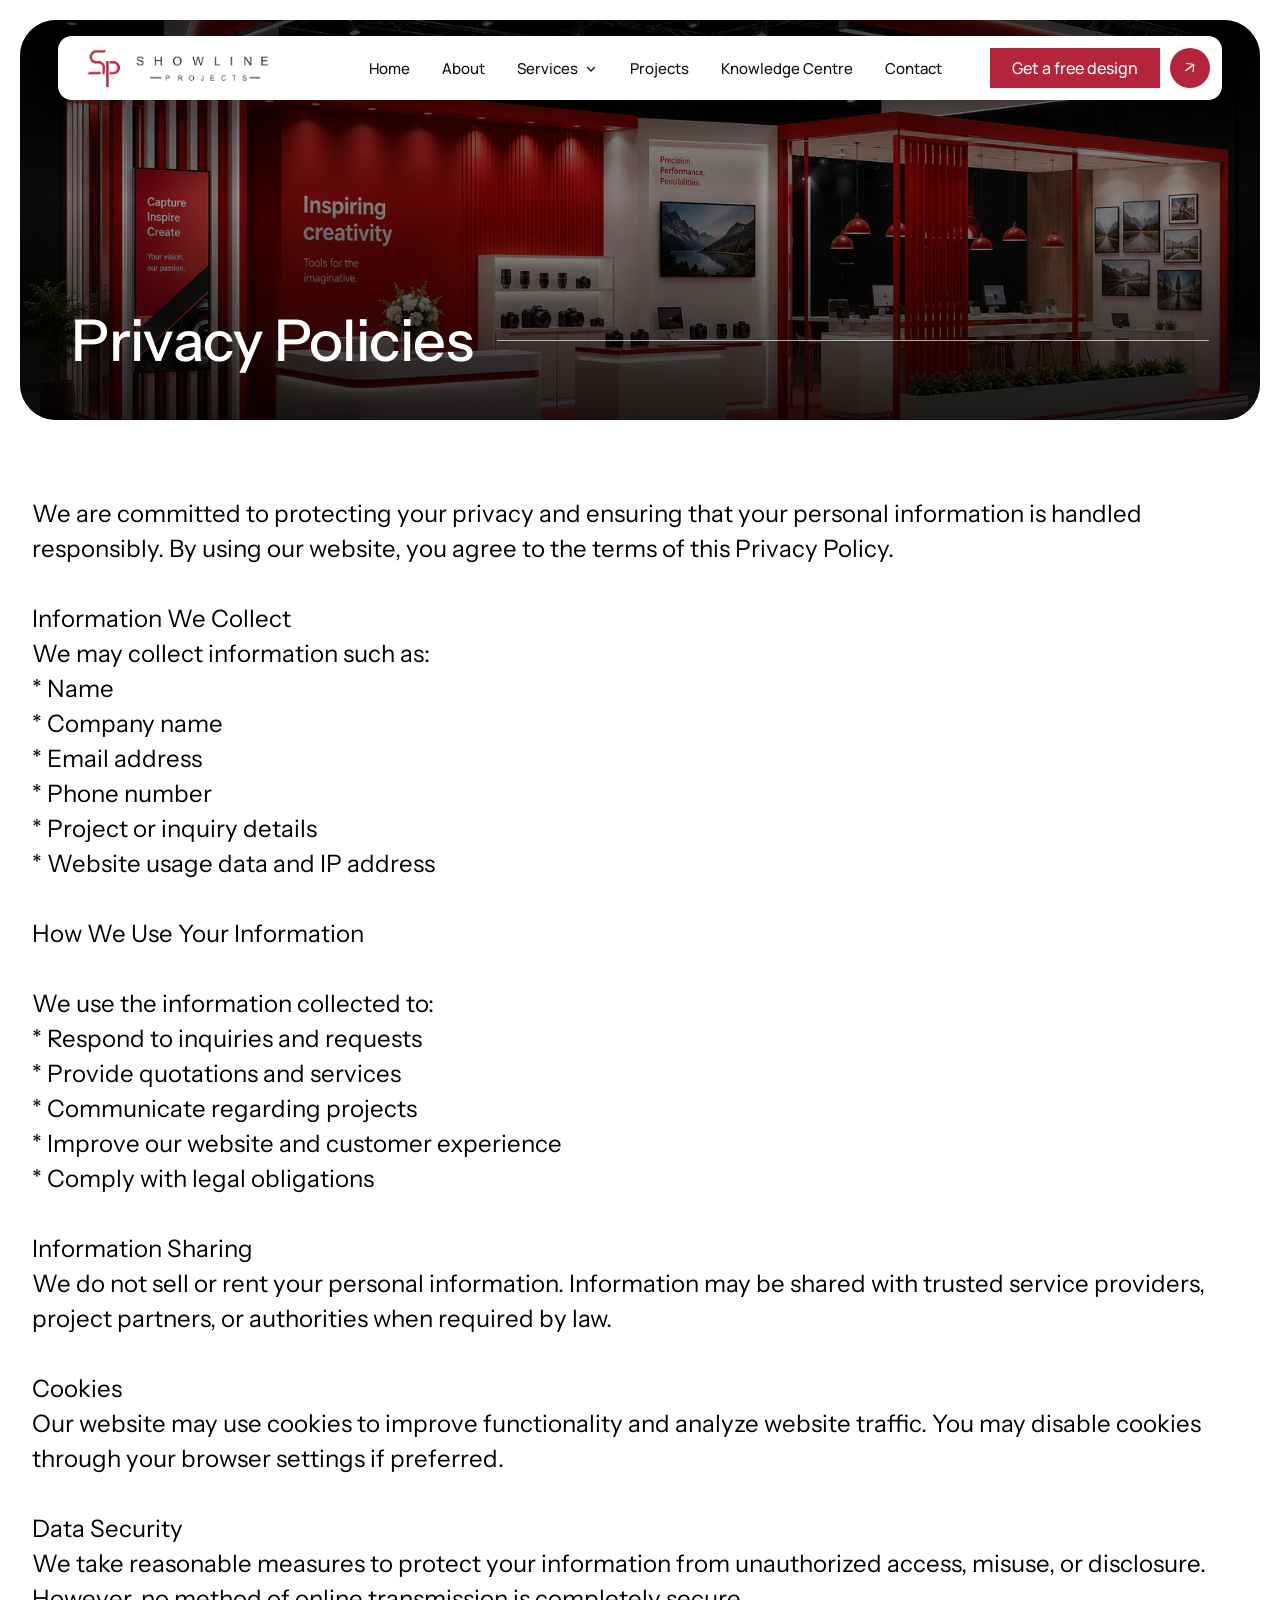
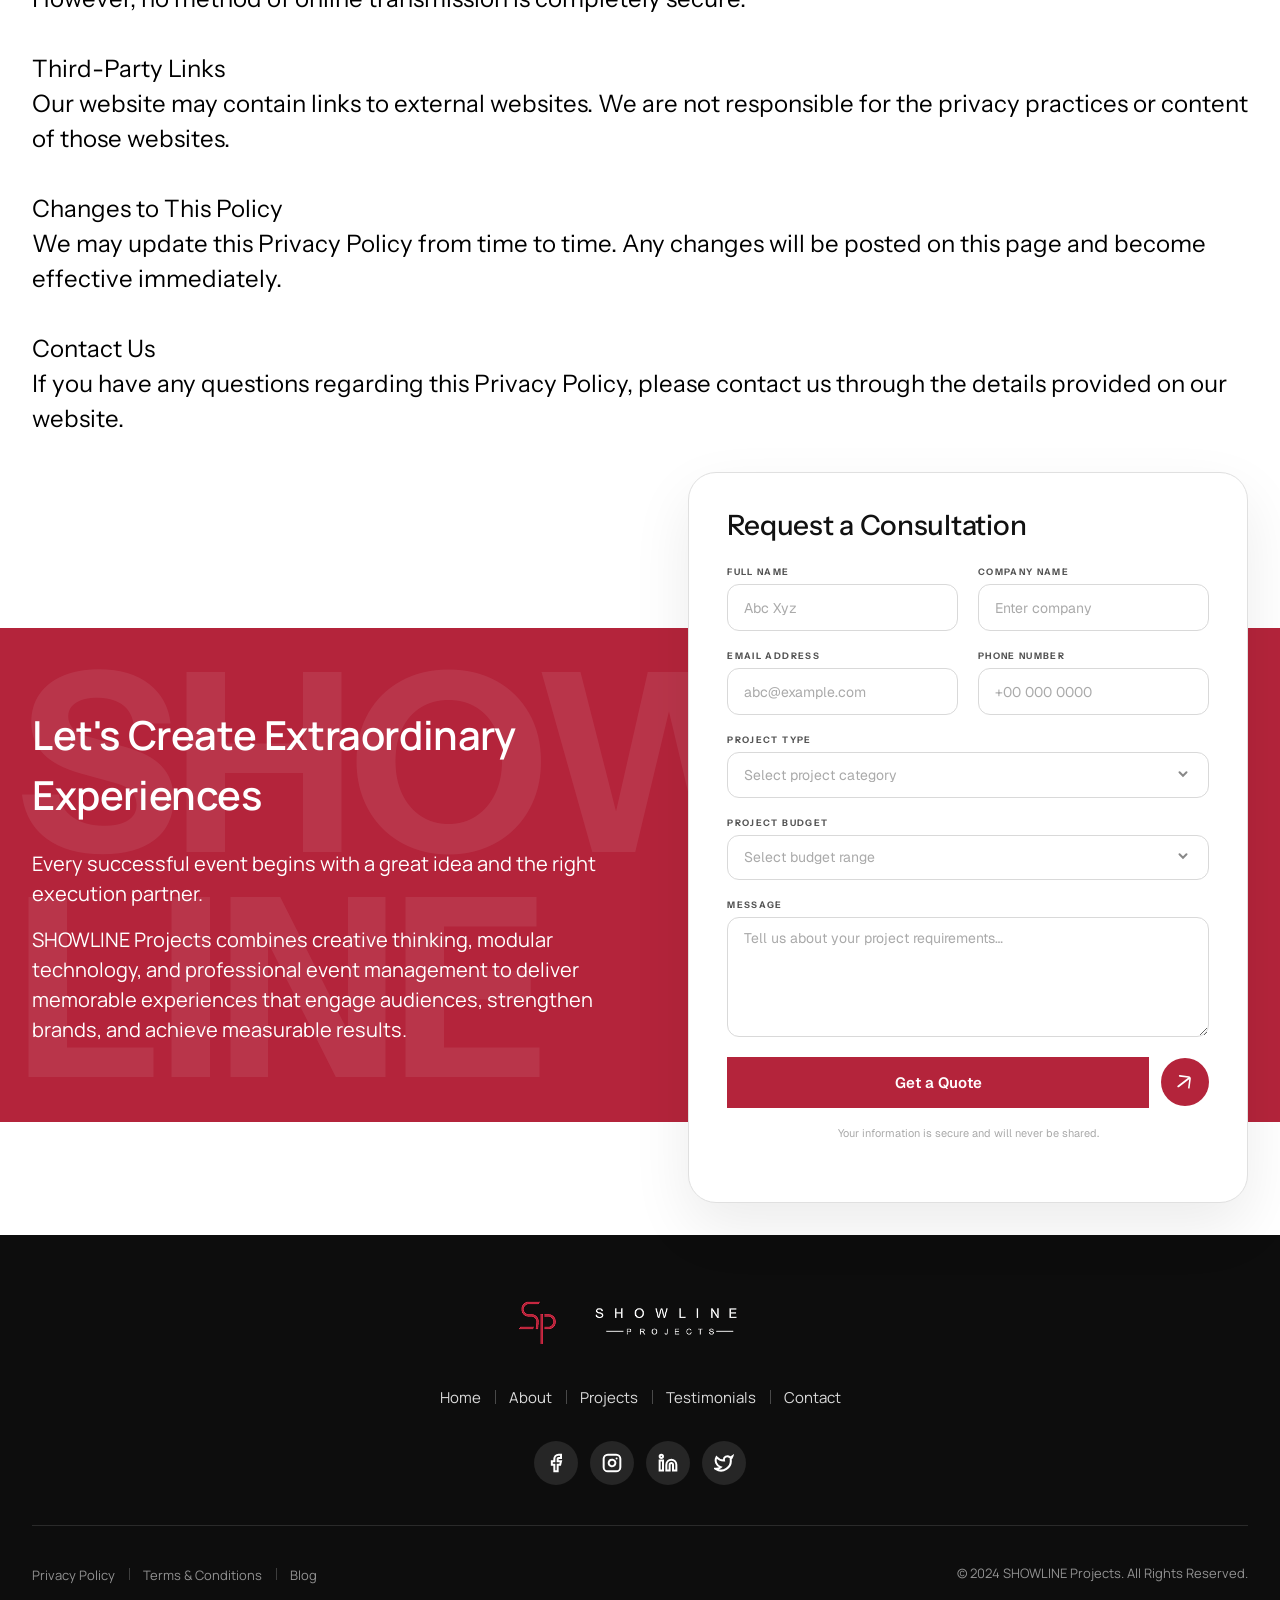
<file: privacy-policy.html>
<!DOCTYPE html>
<html lang="en">

<head>
    <meta charset="UTF-8">
    <meta name="viewport" content="width=device-width, initial-scale=1.0">
    <title>Privacy Policy — Showline Projects</title>
    <meta name="description"
        content="Read how Showline Projects collects, uses, and protects your personal information across our website and services.">
    <meta name="keywords" content="privacy policy, Showline Projects, data protection, website privacy">
    <meta name="author" content="Showline Projects">
    <meta property="og:title" content="Privacy Policy — Showline Projects">
    <meta property="og:description"
        content="How Showline Projects collects, uses, and protects your personal information.">
    <meta property="og:type" content="website">

    <!-- Favicon -->
    <link rel="icon" type="image/x-icon" href="favicon.ico">
    <link rel="icon" type="image/svg+xml" href="favicon.svg">

    <link rel="stylesheet" href="css/global.css">
    <link rel="stylesheet" href="css/privacy-policy.css">
</head>

<body>

    <!-- ============================ HEADER ============================ -->
    <header class="site-header">
        <div class="site-header__inner">
            <a href="index.html" class="site-header__logo" aria-label="Showline Projects — home">
                <img src="images/logo/showline-navbar-logo.png" alt="Showline Projects" width="270" height="46">
            </a>

            <nav class="site-nav" id="site-nav" aria-label="Primary">
                <ul class="site-nav__list">
                    <li><a href="index.html">Home</a></li>
                    <li><a href="about-us.html">About</a></li>
                    <li class="site-nav__item nav-dropdown">
                        <button type="button" class="site-nav__link nav-dropdown__toggle" aria-haspopup="true" aria-expanded="false">
                            Services
                            <span aria-hidden="true"></span>
                        </button>
                        <ul class="nav-dropdown__menu">
                            <li><a href="exhibition.html">Exhibition &amp; Trade shows</a></li>
                            <li><a href="events.html">Events and Experiences</a></li>
                        </ul>
                    </li>
                    <li><a href="projects.html">Projects</a></li>
                    <li><a href="knowledge-center.html">Knowledge Centre</a></li>
                    <li><a href="contact-us.html">Contact</a></li>
                </ul>
            </nav>

            <div class="site-header__actions">
                <a href="#contact" class="btn btn-primary site-header__cta">
                    <span>Get a free design</span>
                    <span>Get a Quote</span>
                </a>
                <a href="#contact" class="btn-icon btn-icon--sm" aria-label="Get a free design">
                    <img src="images/icons/icon-arrow-navbar.svg" alt="" width="24" height="24">
                </a>
                <button class="nav-toggle" id="nav-toggle" aria-label="Toggle menu" aria-expanded="false"
                    aria-controls="site-nav">
                    <span></span><span></span><span></span>
                </button>
            </div>
        </div>
    </header>

    <main>

        <!-- ============================ HERO ============================ -->
        <section class="hero" aria-labelledby="hero-title">
            <div class="hero__frame">
                <img class="hero__bg" src="images/terms-conditions/hero-bg.png" alt="" aria-hidden="true">
                <img class="hero__overlay" src="images/about-us/hero-section-overlay.png" alt="" aria-hidden="true">
                <div class="hero__content">
                    <h1 id="hero-title" class="hero__title">Privacy Policies</h1>
                </div>
            </div>
        </section>

        <!-- ===================== POLICY CONTENT ===================== -->
        <section class="policy section" aria-labelledby="policy-title">
            <h2 id="policy-title" class="sr-only">Privacy Policy</h2>
            <div class="container">
                <article class="policy__copy">
                    <p>We are committed to protecting your privacy and ensuring that your personal information is
                        handled responsibly. By using our website, you agree to the terms of this Privacy Policy.</p>
                    <p>&nbsp;</p>

                    <p>Information We Collect</p>
                    <p>We may collect information such as:</p>
                    <p>* Name</p>
                    <p>* Company name</p>
                    <p>* Email address</p>
                    <p>* Phone number</p>
                    <p>* Project or inquiry details</p>
                    <p>* Website usage data and IP address</p>
                    <p>&nbsp;</p>

                    <p>How We Use Your Information</p>
                    <p>&nbsp;</p>
                    <p>We use the information collected to:</p>
                    <p>* Respond to inquiries and requests</p>
                    <p>* Provide quotations and services</p>
                    <p>* Communicate regarding projects</p>
                    <p>* Improve our website and customer experience</p>
                    <p>* Comply with legal obligations</p>
                    <p>&nbsp;</p>

                    <p>Information Sharing</p>
                    <p>We do not sell or rent your personal information. Information may be shared with trusted
                        service providers, project partners, or authorities when required by law.</p>
                    <p>&nbsp;</p>

                    <p>Cookies</p>
                    <p>Our website may use cookies to improve functionality and analyze website traffic. You may
                        disable cookies through your browser settings if preferred.</p>
                    <p>&nbsp;</p>

                    <p>Data Security</p>
                    <p>We take reasonable measures to protect your information from unauthorized access, misuse, or
                        disclosure. However, no method of online transmission is completely secure.</p>
                    <p>&nbsp;</p>

                    <p>Third-Party Links</p>
                    <p>Our website may contain links to external websites. We are not responsible for the privacy
                        practices or content of those websites.</p>
                    <p>&nbsp;</p>

                    <p>Changes to This Policy</p>
                    <p>We may update this Privacy Policy from time to time. Any changes will be posted on this page
                        and become effective immediately.</p>
                    <p>&nbsp;</p>

                    <p>Contact Us</p>
                    <p>If you have any questions regarding this Privacy Policy, please contact us through the
                        details provided on our website.</p>
                </article>
            </div>
        </section>

        <!-- ===================== CONTACT ===================== -->
        <section class="contact" id="contact" aria-labelledby="contact-title">
            <div class="contact__band red-block">
                <span aria-hidden="true">SHOW<br>LINE</span>
                <div class="container contact__inner">
                    <div class="contact__intro">
                        <h2 id="contact-title" class="contact__title">Let's Create Extraordinary Experiences</h2>
                        <div class="contact__lines">
                            <p>Every successful event begins with a great idea and the right execution partner.</p>
                            <p>SHOWLINE Projects combines creative thinking, modular technology, and professional event
                                management to deliver memorable experiences that engage audiences, strengthen brands,
                                and achieve measurable results.</p>
                        </div>
                    </div>
                </div>
            </div>

            <div class="container">
                <form class="contact-form" id="contact-form" novalidate>
                    <h3 class="contact-form__title">Request a Consultation</h3>

                    <div class="contact-form__row">
                        <div class="form-field">
                            <label for="pp-full-name">Full Name</label>
                            <input type="text" id="pp-full-name" name="full-name" placeholder="Abc Xyz" required>
                        </div>
                        <div class="form-field">
                            <label for="pp-company">Company Name</label>
                            <input type="text" id="pp-company" name="company" placeholder="Enter company">
                        </div>
                    </div>

                    <div class="contact-form__row">
                        <div class="form-field">
                            <label for="pp-email">Email Address</label>
                            <input type="email" id="pp-email" name="email" placeholder="abc@example.com" required>
                        </div>
                        <div class="form-field">
                            <label for="pp-phone">Phone Number</label>
                            <input type="tel" id="pp-phone" name="phone" placeholder="+00 000 0000">
                        </div>
                    </div>

                    <div class="form-field">
                        <label for="pp-project-type">Project Type</label>
                        <select id="pp-project-type" name="project-type">
                            <option value="" disabled selected>Select project category</option>
                            <option>Exhibition Stand</option>
                            <option>Corporate Event</option>
                            <option>Retail Environment</option>
                            <option>Product Launch</option>
                        </select>
                    </div>

                    <div class="form-field contact-form__budget">
                        <label for="pp-budget">Project Budget</label>
                        <select id="pp-budget" name="budget">
                            <option value="" disabled selected>Select budget range</option>
                            <option>Under $10k</option>
                            <option>$10k – $50k</option>
                            <option>$50k – $100k</option>
                            <option>$100k+</option>
                        </select>
                    </div>

                    <div class="form-field">
                        <label for="pp-message">Message</label>
                        <textarea id="pp-message" name="message" rows="4"
                            placeholder="Tell us about your project requirements…"></textarea>
                    </div>

                    <div class="contact-form__actions">
                        <button type="submit" class="btn btn-primary btn-block">Get a Quote</button>
                        <span aria-hidden="true">
                            <img src="images/icons/icon-arrow-navbar.svg" alt="" width="24" height="24">
                        </span>
                    </div>

                    <p class="contact-form__note">Your information is secure and will never be shared.</p>

                    <p class="contact-form__status" id="form-status" role="status" hidden>
                        Thank you — your request has been received. We'll be in touch shortly.
                    </p>
                </form>
            </div>
        </section>

    </main>

    <!-- ============================ FOOTER ============================ -->
    <footer class="site-footer">
        <div class="container site-footer__inner">
            <a href="index.html" class="site-footer__logo" aria-label="Showline Projects — home">
                <img src="images/logo/showline-logo-symbol.png" alt="" width="40" height="46">
                <img src="images/logo/showline-logo-text-white.png" alt="Showline Projects" width="172" height="34">
            </a>

            <nav class="site-footer__nav" aria-label="Footer">
                <ul>
                    <li><a href="index.html">Home</a></li>
                    <li><a href="about-us.html">About</a></li>
                    <li><a href="projects.html">Projects</a></li>
                    <li><a href="testimonials.html">Testimonials</a></li>
                    <li><a href="contact-us.html">Contact</a></li>
                </ul>
            </nav>

            <ul class="site-footer__social">
                <li><a href="#" aria-label="Facebook"><img src="images/icons/icon-social-facebook.svg" alt="" width="44"
                            height="44"></a></li>
                <li><a href="#" aria-label="Instagram"><img src="images/icons/icon-social-instagram.svg" alt=""
                            width="44" height="44"></a></li>
                <li><a href="#" aria-label="LinkedIn"><img src="images/icons/icon-social-linkedin.svg" alt="" width="44"
                            height="44"></a></li>
                <li><a href="#" aria-label="Twitter"><img src="images/icons/icon-social-twitter.svg" alt="" width="44"
                            height="44"></a></li>
            </ul>

            <hr class="site-footer__rule">

            <div class="site-footer__bottom">
                <ul class="site-footer__legal">
                    <li><a href="privacy-policy.html" aria-current="page">Privacy Policy</a></li>
                    <li><a href="terms-conditions.html">Terms &amp; Conditions</a></li>
                    <li><a href="knowledge-center.html">Blog</a></li>
                </ul>
                <p class="site-footer__copy">© 2024 SHOWLINE Projects. All Rights Reserved.</p>
            </div>
        </div>
    </footer>

    <script src="js/navbar.js"></script>
    <script src="js/quotation-form.js"></script>
</body>

</html>
</file>
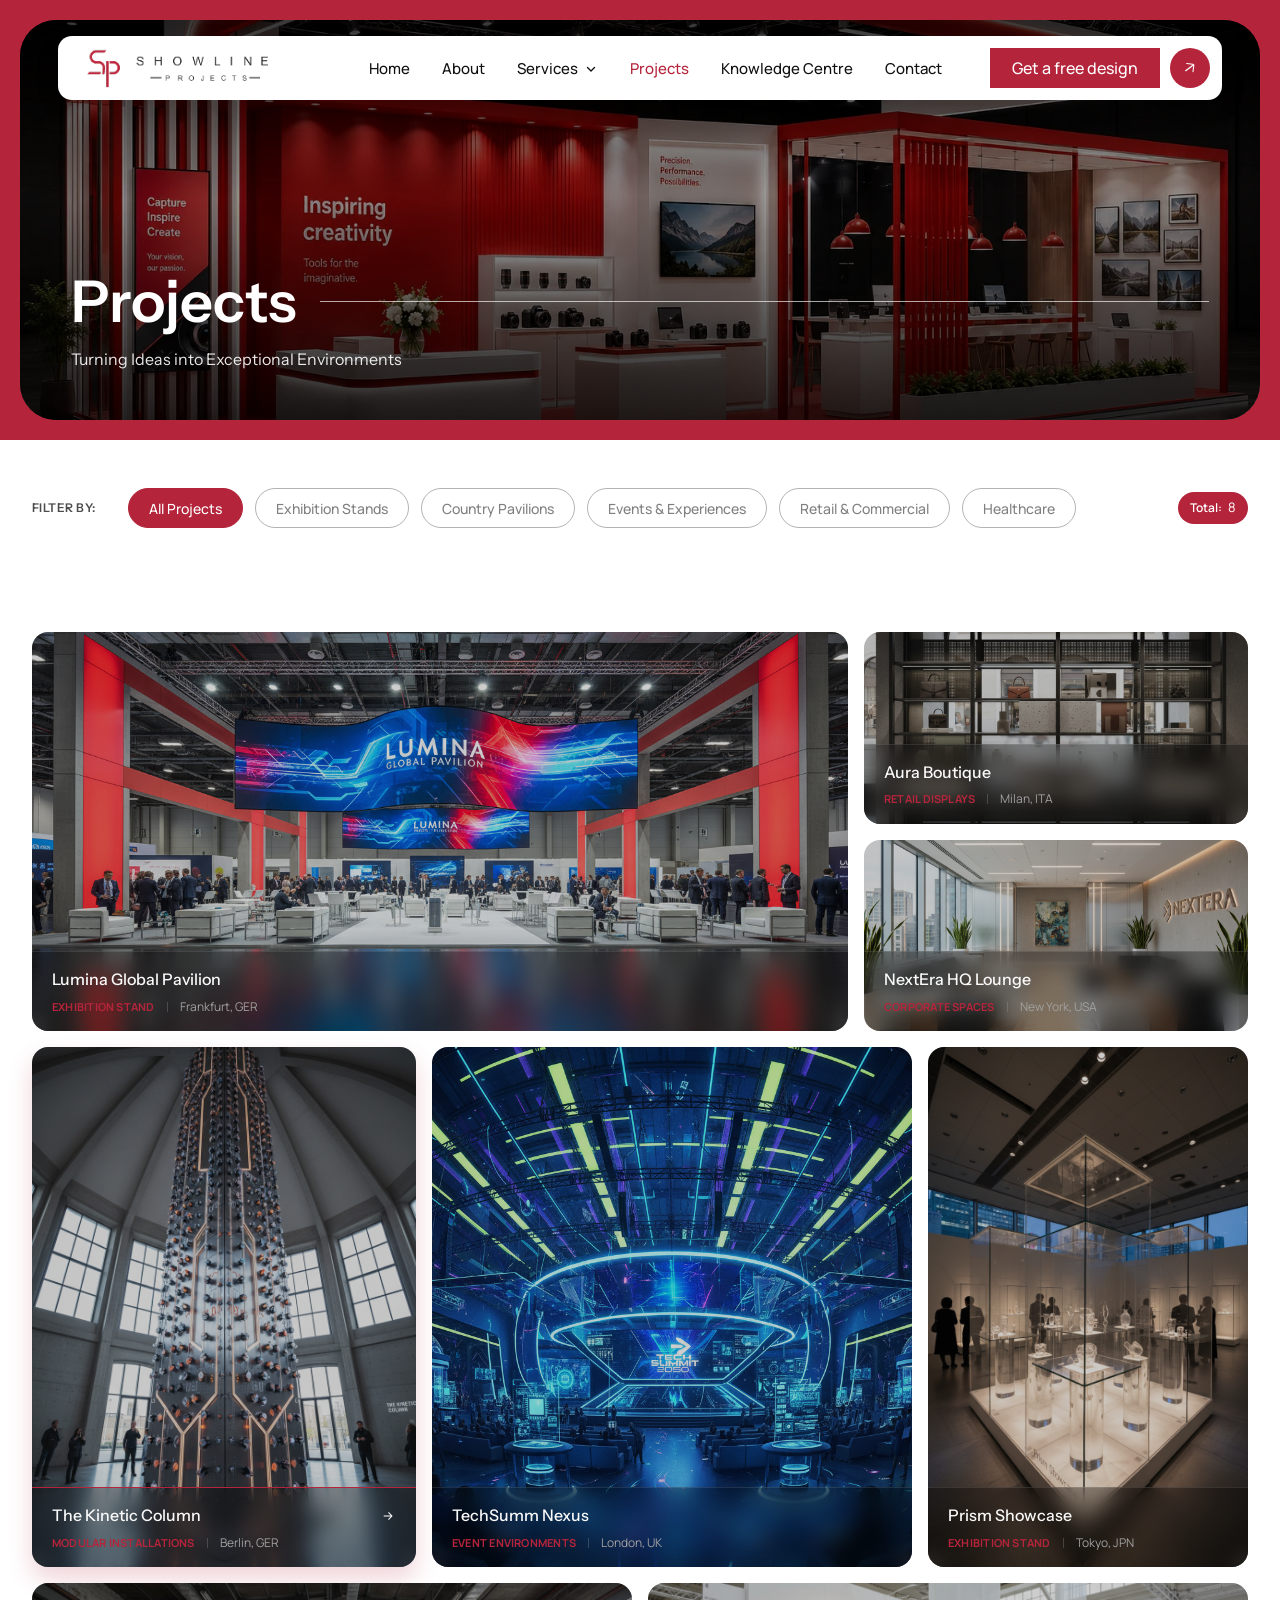
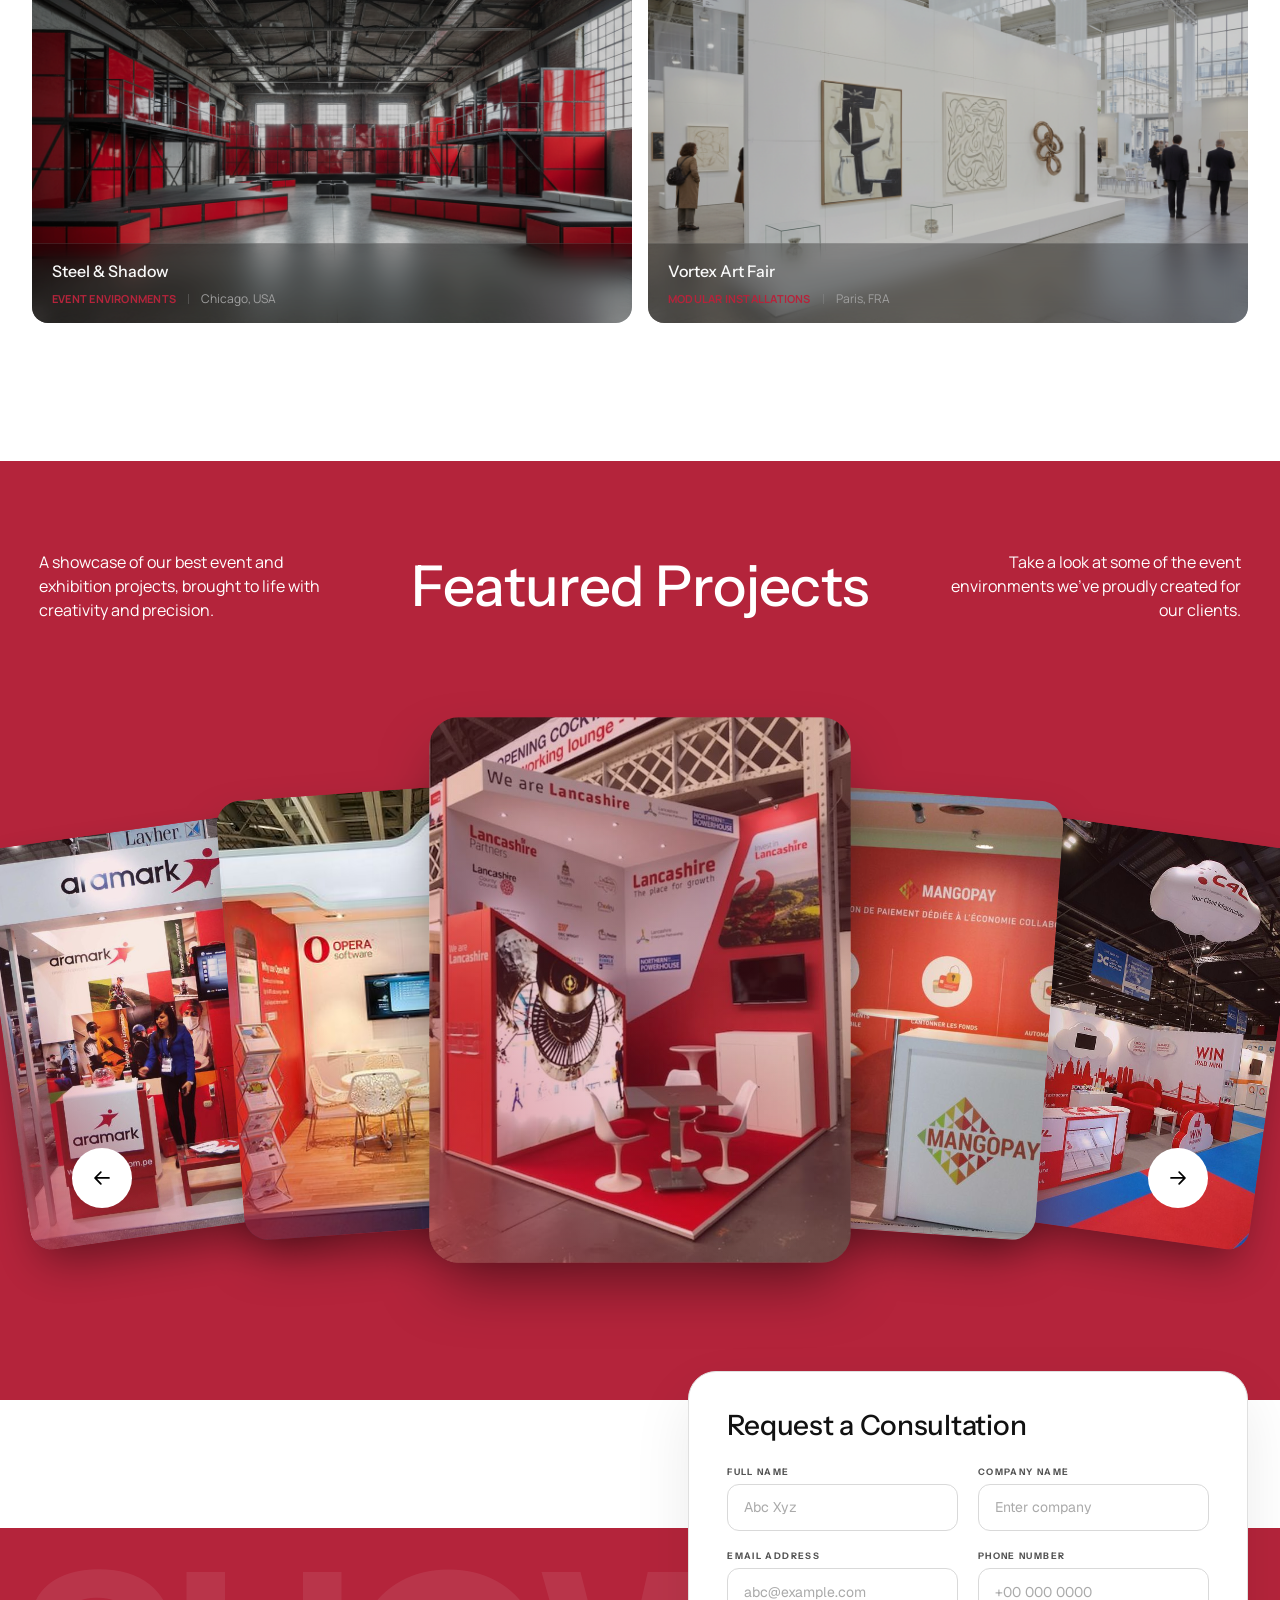
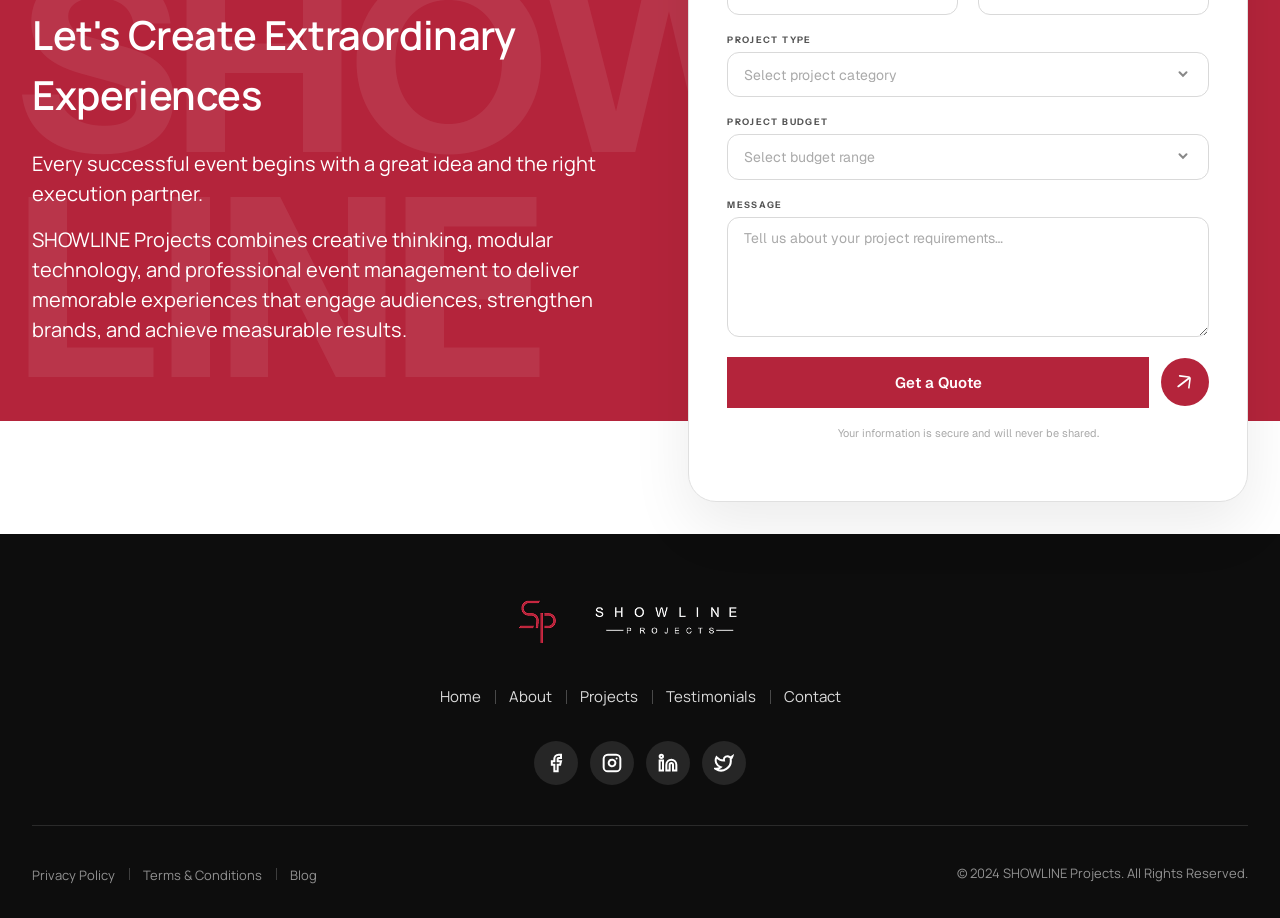
<file: projects.html>
<!DOCTYPE html>
<html lang="en">

<head>
    <meta charset="UTF-8">
    <meta name="viewport" content="width=device-width, initial-scale=1.0">
    <title>Projects &amp; Gallery — Showline Projects</title>
    <meta name="description"
        content="Explore Showline Projects' portfolio of exhibition stands, country pavilions, corporate events, and retail environments delivered worldwide.">
    <meta name="keywords"
        content="exhibition stand gallery, showline projects portfolio, exhibition stand projects, event design gallery">
    <meta name="author" content="Showline Projects">
    <meta property="og:title" content="Projects &amp; Gallery — Showline Projects">
    <meta property="og:description"
        content="A showcase of our best event and exhibition projects, brought to life with creativity and precision.">
    <meta property="og:type" content="website">

    <!-- Favicon -->
    <link rel="icon" type="image/x-icon" href="favicon.ico">
    <link rel="icon" type="image/svg+xml" href="favicon.svg">

    <link rel="stylesheet" href="css/global.css">
    <link rel="stylesheet" href="css/projects.css">
</head>

<body>

    <!-- ============================ HEADER ============================ -->
    <header class="site-header">
        <div class="site-header__inner">
            <a href="index.html" class="site-header__logo" aria-label="Showline Projects — home">
                <img src="images/logo/showline-navbar-logo.png" alt="Showline Projects" width="270" height="46">
            </a>

            <nav class="site-nav" id="site-nav" aria-label="Primary">
                <ul class="site-nav__list">
                    <li><a href="index.html">Home</a></li>
                    <li><a href="about-us.html">About</a></li>
                    <li class="site-nav__item nav-dropdown">
                        <button type="button" class="site-nav__link nav-dropdown__toggle" aria-haspopup="true"
                            aria-expanded="false">
                            Services
                            <span aria-hidden="true"></span>
                        </button>
                        <ul class="nav-dropdown__menu">
                            <li><a href="exhibition.html">Exhibition &amp; Trade shows</a></li>
                            <li><a href="events.html">Events and Experiences</a></li>
                        </ul>
                    </li>
                    <li><a href="projects.html" aria-current="page">Projects</a></li>
                    <li><a href="knowledge-center.html">Knowledge Centre</a></li>
                    <li><a href="contact-us.html">Contact</a></li>
                </ul>
            </nav>

            <div class="site-header__actions">
                <a href="#pr-contact" class="btn btn-primary site-header__cta">
                    <span>Get a free design</span>
                    <span>Get a Quote</span>
                </a>
                <a href="#pr-contact" class="btn-icon btn-icon--sm" aria-label="Get a free design">
                    <img src="images/icons/icon-arrow-navbar.svg" alt="" width="24" height="24">
                </a>
                <button class="nav-toggle" id="nav-toggle" aria-label="Toggle menu" aria-expanded="false"
                    aria-controls="site-nav">
                    <span></span><span></span><span></span>
                </button>
            </div>
        </div>
    </header>

    <main>

        <!-- ===================== HERO ===================== -->
        <section class="pr-hero red-block">
            <div class="pr-hero__inner">
                <div class="pr-hero__frame">
                    <img class="pr-hero__bg" src="images/projects/hero-bg.webp"
                        alt="Illuminated corridor of a Showline exhibition stand">
                    <img class="pr-hero__overlay" src="images/about-us/hero-section-overlay.png" alt=""
                        aria-hidden="true">
                    <div class="pr-hero__content hide-mobile">
                        <p class="pr-hero__frame-title" data-aos="fade-up">Projects</p>
                        <p class="pr-hero__frame-subtitle" data-aos="fade-up" data-aos-delay="100">Turning Ideas into
                            Exceptional Environments</p>
                    </div>
                    <div class="pr-hero__mobile-title hide-desktop">
                        <p data-aos="fade-up">Gallery</p>
                    </div>
                </div>
            </div>
        </section>

        <!-- ===================== FILTER BAR ===================== -->
        <section class="pr-filter" aria-label="Filter projects">
            <div class="container pr-filter__inner hide-mobile" data-aos="fade-up" data-aos-delay="200">
                <div class="pr-filter__group">
                    <span>Filter by:</span>
                    <div class="pr-filter__pills" id="pr-filter-pills">
                        <button type="button" class="pr-pill is-active" data-filter="all">All Projects</button>
                        <button type="button" class="pr-pill" data-filter="exhibition">Exhibition Stands</button>
                        <button type="button" class="pr-pill" data-filter="pavilions">Country Pavilions</button>
                        <button type="button" class="pr-pill" data-filter="events">Events &amp; Experiences</button>
                        <button type="button" class="pr-pill" data-filter="retail">Retail &amp; Commercial</button>
                        <button type="button" class="pr-pill" data-filter="healthcare">Healthcare</button>
                    </div>
                </div>
                <span><strong>Total:</strong> <span id="pr-total-count">8</span></span>
            </div>

            <div class="pr-filter__pills-wrap hide-desktop" data-aos="fade-up" data-aos-delay="200">
                <div class="pr-filter__pills pr-filter__pills--mobile">
                    <button type="button" class="pr-pill is-active" data-filter="all">All Projects</button>
                    <button type="button" class="pr-pill" data-filter="exhibition">Exhibition</button>
                    <button type="button" class="pr-pill" data-filter="events">Corporate Events</button>
                    <button type="button" class="pr-pill" data-filter="retail">Retail Displays</button>
                    <button type="button" class="pr-pill" data-filter="modular">Modular</button>
                    <button type="button" class="pr-pill" data-filter="healthcare">Healthcare</button>
                </div>
            </div>
        </section>

        <!-- ===================== EMPTY STATE ===================== -->
        <section class="pr-empty" id="pr-empty" hidden aria-live="polite">
            <div class="container">
                <div class="pr-empty__card">
                    <div class="pr-empty__icon" aria-hidden="true">
                        <img src="images/icons/icon-discover-search.svg" alt="" width="40" height="40">
                    </div>
                    <h2 class="pr-empty__title">No projects in this category</h2>
                    <p class="pr-empty__text">We couldn't find any projects matching
                        <strong id="pr-empty-filter">this filter</strong>. Try another category or explore our full
                        portfolio.
                    </p>
                    <button type="button" class="pr-pill pr-empty__btn" id="pr-empty-reset">View all projects</button>
                </div>
            </div>
        </section>

        <!-- ===================== EDITORIAL GRID (desktop) ===================== -->
        <section class="pr-grid hide-mobile" aria-label="Project gallery">
            <div class="container pr-grid__inner">

                <div class="pr-row pr-row--1">
                    <article class="pr-card pr-card--flex" data-categories="exhibition pavilions" data-aos="fade-up"
                        data-aos-delay="0">
                        <img src="images/projects/card-lumina.png" alt="Lumina Global Pavilion exhibition stand">
                        <div class="pr-card__overlay"></div>
                        <div class="pr-card__info">
                            <p class="pr-card__title">Lumina Global Pavilion</p>
                            <p class="pr-card__meta"><span>Exhibition Stand</span><span></span>Frankfurt, GER</p>
                        </div>
                    </article>

                    <div class="pr-col">
                        <article class="pr-card" data-categories="retail" data-aos="fade-up" data-aos-delay="100">
                            <img src="images/projects/card-aura.png" alt="Aura Boutique retail display">
                            <div class="pr-card__overlay"></div>
                            <div class="pr-card__info">
                                <p class="pr-card__title">Aura Boutique</p>
                                <p class="pr-card__meta"><span>Retail Displays</span><span></span>Milan, ITA</p>
                            </div>
                        </article>
                        <article class="pr-card" data-categories="events" data-aos="fade-up" data-aos-delay="200">
                            <img src="images/projects/card-nextera.png" alt="NextEra HQ Lounge corporate space">
                            <div class="pr-card__overlay"></div>
                            <div class="pr-card__info">
                                <p class="pr-card__title">NextEra HQ Lounge</p>
                                <p class="pr-card__meta"><span>Corporate Spaces</span><span></span>New York, USA</p>
                            </div>
                        </article>
                    </div>
                </div>

                <div class="pr-row pr-row--2">
                    <article class="pr-card pr-card--featured" data-categories="modular" data-aos="fade-up"
                        data-aos-delay="0">
                        <img src="images/projects/card-kinetic.png" alt="The Kinetic Column modular installation">
                        <div class="pr-card__overlay"></div>
                        <div class="pr-card__info">
                            <div class="pr-card__info-head">
                                <p class="pr-card__title">The Kinetic Column</p>
                                <img class="pr-card__arrow" src="images/icons/right-arrow-red.svg" alt="" width="16"
                                    height="16">
                            </div>
                            <p class="pr-card__meta"><span>Modular Installations</span><span></span>Berlin, GER</p>
                        </div>
                    </article>
                    <article class="pr-card pr-card--flex" data-categories="events" data-aos="fade-up"
                        data-aos-delay="100">
                        <img src="images/projects/card-techsumm.png" alt="TechSumm Nexus event environment">
                        <div class="pr-card__overlay"></div>
                        <div class="pr-card__info">
                            <p class="pr-card__title">TechSumm Nexus</p>
                            <p class="pr-card__meta"><span>Event Environments</span><span></span>London, UK</p>
                        </div>
                    </article>
                    <article class="pr-card pr-card--narrow" data-categories="exhibition" data-aos="fade-up"
                        data-aos-delay="200">
                        <img src="images/projects/card-prism.png" alt="Prism Showcase exhibition stand">
                        <div class="pr-card__overlay"></div>
                        <div class="pr-card__info">
                            <p class="pr-card__title">Prism Showcase</p>
                            <p class="pr-card__meta"><span>Exhibition Stand</span><span></span>Tokyo, JPN</p>
                        </div>
                    </article>
                </div>

                <div class="pr-row pr-row--3">
                    <article class="pr-card pr-card--flex" data-categories="events" data-aos="fade-up"
                        data-aos-delay="0">
                        <img src="images/projects/Steel & Shadow.png" alt="Steel &amp; Shadow event environment">
                        <div class="pr-card__overlay"></div>
                        <div class="pr-card__info">
                            <p class="pr-card__title">Steel &amp; Shadow</p>
                            <p class="pr-card__meta"><span>Event Environments</span><span></span>Chicago, USA</p>
                        </div>
                    </article>
                    <article class="pr-card pr-card--flex" data-categories="modular" data-aos="fade-up"
                        data-aos-delay="100">
                        <img src="images/projects/card-vortex.png" alt="Vortex Art Fair modular installation">
                        <div class="pr-card__overlay"></div>
                        <div class="pr-card__info">
                            <p class="pr-card__title">Vortex Art Fair</p>
                            <p class="pr-card__meta"><span>Modular Installations</span><span></span>Paris, FRA</p>
                        </div>
                    </article>
                </div>

            </div>
        </section>

        <!-- ===================== GALLERY GRID (mobile) ===================== -->
        <section class="pr-grid-m hide-desktop" aria-label="Project gallery">
            <div class="pr-grid-m__inner">
                <div class="pr-grid-m__row">
                    <article class="pr-card" style="height:180px" data-categories="exhibition pavilions"
                        data-aos="fade-up">
                        <img src="images/projects/card-lumina-m.png" alt="Lumina Global Pavilion exhibition stand">
                        <div class="pr-card__overlay"></div>
                        <div class="pr-card__info">
                            <p class="pr-card__title">Lumina Global</p>
                            <p class="pr-card__meta"><span>Exhibition</span><span></span>Frankfurt, GER</p>
                        </div>
                    </article>
                    <article class="pr-card" style="height:180px" data-categories="retail" data-aos="fade-up">
                        <img src="images/projects/card-aura-m.png" alt="Aura Boutique retail display">
                        <div class="pr-card__overlay"></div>
                        <div class="pr-card__info">
                            <p class="pr-card__title">Aura Boutique</p>
                            <p class="pr-card__meta"><span>Retail</span><span></span>Milan, ITA</p>
                        </div>
                    </article>
                </div>

                <article class="pr-card" style="height:260px" data-categories="events" data-aos="fade-up">
                    <img src="images/projects/card-nextera-m.png" alt="NextEra HQ Lounge corporate space">
                    <div class="pr-card__overlay"></div>
                    <div class="pr-card__info">
                        <p class="pr-card__title">NextEra HQ Lounge</p>
                        <p class="pr-card__meta"><span>Corporate</span><span></span>New York, USA</p>
                    </div>
                </article>

                <div class="pr-grid-m__row">
                    <article class="pr-card" style="height:200px" data-categories="modular" data-aos="fade-up">
                        <img src="images/projects/card-kinetic-m.png" alt="The Kinetic Column modular installation">
                        <div class="pr-card__overlay"></div>
                        <div class="pr-card__info">
                            <p class="pr-card__title">The Kinetic</p>
                            <p class="pr-card__meta"><span>Modular</span><span></span>Berlin, GER</p>
                        </div>
                    </article>
                    <article class="pr-card" style="height:200px" data-categories="events" data-aos="fade-up">
                        <img src="images/projects/card-techsumm-m.png" alt="TechSumm Nexus event environment">
                        <div class="pr-card__overlay"></div>
                        <div class="pr-card__info">
                            <p class="pr-card__title">TechSumm</p>
                            <p class="pr-card__meta"><span>Events</span><span></span>London, UK</p>
                        </div>
                    </article>
                </div>

                <article class="pr-card" style="height:220px" data-categories="exhibition" data-aos="fade-up">
                    <img src="images/projects/card-prism-m.png" alt="Prism Showcase exhibition stand">
                    <div class="pr-card__overlay"></div>
                    <div class="pr-card__info">
                        <p class="pr-card__title">Prism Showcase</p>
                        <p class="pr-card__meta"><span>Exhibition</span><span></span>Tokyo, JPN</p>
                    </div>
                </article>
            </div>
        </section>

        <!-- ===================== FEATURED PROJECTS ===================== -->
        <section class="pr-featured red-block" aria-labelledby="pr-featured-title">

            <!-- Desktop: fanned coverflow -->
            <div class="container pr-featured__head hide-mobile" data-aos="fade-up">
                <p class="pr-featured__blurb">A showcase of our best event and exhibition projects, brought to life
                    with creativity and precision.</p>
                <h2 id="pr-featured-title" class="pr-featured__title">Featured Projects</h2>
                <p class="pr-featured__blurb pr-featured__blurb--right">Take a look at some of the event environments
                    we've proudly created for our clients.</p>
            </div>

            <div class="pr-fan hide-mobile" id="pr-fan" data-aos="zoom-in" data-aos-delay="100">
                <div class="pr-fan__stage" id="pr-fan-stage">
                    <div class="pr-fan__card" data-offset="-2">
                        <img src="images/projects/feat-img-1.png" alt="Automotive Expo stand">
                    </div>
                    <div class="pr-fan__card" data-offset="-1">
                        <img src="images/projects/feat-img-2.png" alt="Energy Summit stage">
                    </div>
                    <div class="pr-fan__card pr-fan__card--hero" data-offset="0">
                        <img src="images/projects/feat-hero-img.png" alt="Smart City exhibition experience">
                    </div>
                    <div class="pr-fan__card" data-offset="1">
                        <img src="images/projects/feat-img-4.png" alt="Corporate event lounge">
                    </div>
                    <div class="pr-fan__card" data-offset="2">
                        <img src="images/projects/feat-img-3.png" alt="Country pavilion exhibition build">
                    </div>
                </div>

                <button type="button" class="pr-fan__nav pr-fan__nav--prev" id="pr-fan-prev"
                    aria-label="Previous project">
                    <img src="images/icons/stash_arrow-up-left.svg" alt="" width="40" height="40">
                </button>
                <button type="button" class="pr-fan__nav pr-fan__nav--next" id="pr-fan-next" aria-label="Next project">
                    <img src="images/icons/stash_arrow-up.svg" alt="" width="40" height="40">
                </button>
            </div>

            <!-- Mobile: simple scroll carousel -->
            <div class="pr-featured-m hide-desktop">
                <div class="pr-featured-m__inner">
                    <div class="pr-featured-m__head" data-aos="fade-up">
                        <p class="pr-featured-m__title">Featured Projects</p>
                        <p class="pr-featured-m__blurb">A showcase of our best event and exhibition projects.</p>
                    </div>

                    <div class="pr-featured-m__stage" data-aos="zoom-in" data-aos-delay="100">
                        <div class="pr-featured-m__track" id="pr-featured-m-track">
                            <article class="pr-featured-m__card">
                                <img src="images/projects/feat-m-automotive.png" alt="Automotive Expo stand">
                                <p>Automotive Expo</p>
                            </article>
                            <article class="pr-featured-m__card">
                                <img src="images/projects/feat-m-energy.png" alt="Energy Summit stage">
                                <p>Energy Summit</p>
                            </article>
                            <article class="pr-featured-m__card">
                                <img src="images/projects/feat-m-smartcity.png" alt="Smart City exhibition experience">
                                <p>Smart City</p>
                            </article>
                        </div>

                        <div class="pr-featured-m__nav">
                            <button type="button" class="pr-featured-m__btn" id="pr-featured-m-prev"
                                aria-label="Previous project">
                                <img src="images/icons/stash_arrow-up-left.svg" alt="" width="40" height="40">
                            </button>
                            <button type="button" class="pr-featured-m__btn" id="pr-featured-m-next"
                                aria-label="Next project">
                                <img src="images/icons/stash_arrow-up.svg" alt="" width="40" height="40">
                            </button>
                        </div>
                    </div>
                </div>
            </div>
        </section>

        <!-- ===================== CONTACT ===================== -->
        <section class="contact" id="pr-contact" aria-labelledby="pr-contact-title">
            <div class="contact__band red-block">
                <span aria-hidden="true">SHOW<br>LINE</span>
                <div class="container contact__inner">
                    <div class="contact__intro" data-aos="fade-right">
                        <h2 id="pr-contact-title" class="contact__title">Let's Create Extraordinary Experiences</h2>
                        <div class="contact__lines">
                            <p>Every successful event begins with a great idea and the right execution partner.</p>
                            <p>SHOWLINE Projects combines creative thinking, modular technology, and professional event
                                management to deliver memorable experiences that engage audiences, strengthen brands,
                                and achieve measurable results.</p>
                        </div>
                    </div>
                </div>
            </div>

            <div class="container">
                <form class="contact-form" id="contact-form" novalidate data-aos="fade-left" data-aos-delay="200">
                    <h3 class="contact-form__title">Request a Consultation</h3>

                    <div class="contact-form__row">
                        <div class="form-field">
                            <label for="pr-full-name">Full Name</label>
                            <input type="text" id="pr-full-name" name="full-name" placeholder="Abc Xyz" required>
                        </div>
                        <div class="form-field">
                            <label for="pr-company">Company Name</label>
                            <input type="text" id="pr-company" name="company" placeholder="Enter company">
                        </div>
                    </div>

                    <div class="contact-form__row">
                        <div class="form-field">
                            <label for="pr-email">Email Address</label>
                            <input type="email" id="pr-email" name="email" placeholder="abc@example.com" required>
                        </div>
                        <div class="form-field">
                            <label for="pr-phone">Phone Number</label>
                            <input type="tel" id="pr-phone" name="phone" placeholder="+00 000 0000">
                        </div>
                    </div>

                    <div class="form-field">
                        <label for="pr-project-type">Project Type</label>
                        <select id="pr-project-type" name="project-type">
                            <option value="" disabled selected>Select project category</option>
                            <option>Exhibition Stand</option>
                            <option>Corporate Event</option>
                            <option>Retail Environment</option>
                            <option>Product Launch</option>
                        </select>
                    </div>

                    <div class="form-field contact-form__budget">
                        <label for="pr-budget">Project Budget</label>
                        <select id="pr-budget" name="budget">
                            <option value="" disabled selected>Select budget range</option>
                            <option>Under $10k</option>
                            <option>$10k – $50k</option>
                            <option>$50k – $100k</option>
                            <option>$100k+</option>
                        </select>
                    </div>

                    <div class="form-field">
                        <label for="pr-message">Message</label>
                        <textarea id="pr-message" name="message" rows="4"
                            placeholder="Tell us about your project requirements…"></textarea>
                    </div>

                    <div class="contact-form__actions">
                        <button type="submit" class="btn btn-primary btn-block">Get a Quote</button>
                        <span aria-hidden="true">
                            <img src="images/icons/icon-arrow-navbar.svg" alt="" width="24" height="24">
                        </span>
                    </div>

                    <p class="contact-form__note">Your information is secure and will never be shared.</p>

                    <p class="contact-form__status" id="form-status" role="status" hidden>
                        Thank you — your request has been received. We'll be in touch shortly.
                    </p>
                </form>
            </div>
        </section>

    </main>

    <!-- ============================ FOOTER ============================ -->
    <footer class="site-footer">
        <div class="container site-footer__inner">
            <a href="index.html" class="site-footer__logo" aria-label="Showline Projects — home">
                <img src="images/logo/showline-logo-symbol.png" alt="" width="40" height="46">
                <img src="images/logo/showline-logo-text-white.png" alt="Showline Projects" width="172" height="34">
            </a>

            <nav class="site-footer__nav" aria-label="Footer">
                <ul>
                    <li><a href="index.html">Home</a></li>
                    <li><a href="about-us.html">About</a></li>
                    <li><a href="projects.html" aria-current="page">Projects</a></li>
                    <li><a href="testimonials.html">Testimonials</a></li>
                    <li><a href="contact-us.html">Contact</a></li>
                </ul>
            </nav>

            <ul class="site-footer__social">
                <li><a href="#" aria-label="Facebook"><img src="images/icons/icon-social-facebook.svg" alt="" width="44"
                            height="44"></a></li>
                <li><a href="#" aria-label="Instagram"><img src="images/icons/icon-social-instagram.svg" alt=""
                            width="44" height="44"></a></li>
                <li><a href="#" aria-label="LinkedIn"><img src="images/icons/icon-social-linkedin.svg" alt="" width="44"
                            height="44"></a></li>
                <li><a href="#" aria-label="Twitter"><img src="images/icons/icon-social-twitter.svg" alt="" width="44"
                            height="44"></a></li>
            </ul>

            <hr class="site-footer__rule">

            <div class="site-footer__bottom">
                <ul class="site-footer__legal">
                    <li><a href="privacy-policy.html">Privacy Policy</a></li>
                    <li><a href="terms-conditions.html">Terms &amp; Conditions</a></li>
                    <li><a href="knowledge-center.html">Blog</a></li>
                </ul>
                <p class="site-footer__copy">© 2024 SHOWLINE Projects. All Rights Reserved.</p>
            </div>
        </div>
    </footer>

    <script src="js/navbar.js"></script>
    <script src="js/quotation-form.js"></script>
    <script src="js/lib/aos.js"></script>
    <script>
        AOS?.init({
            once: true,
            duration: 700,
            easing: 'ease-out-cubic',
            offset: 80,
        });
    </script>
    <script src="js/projects.js"></script>
</body>

</html>
</file>
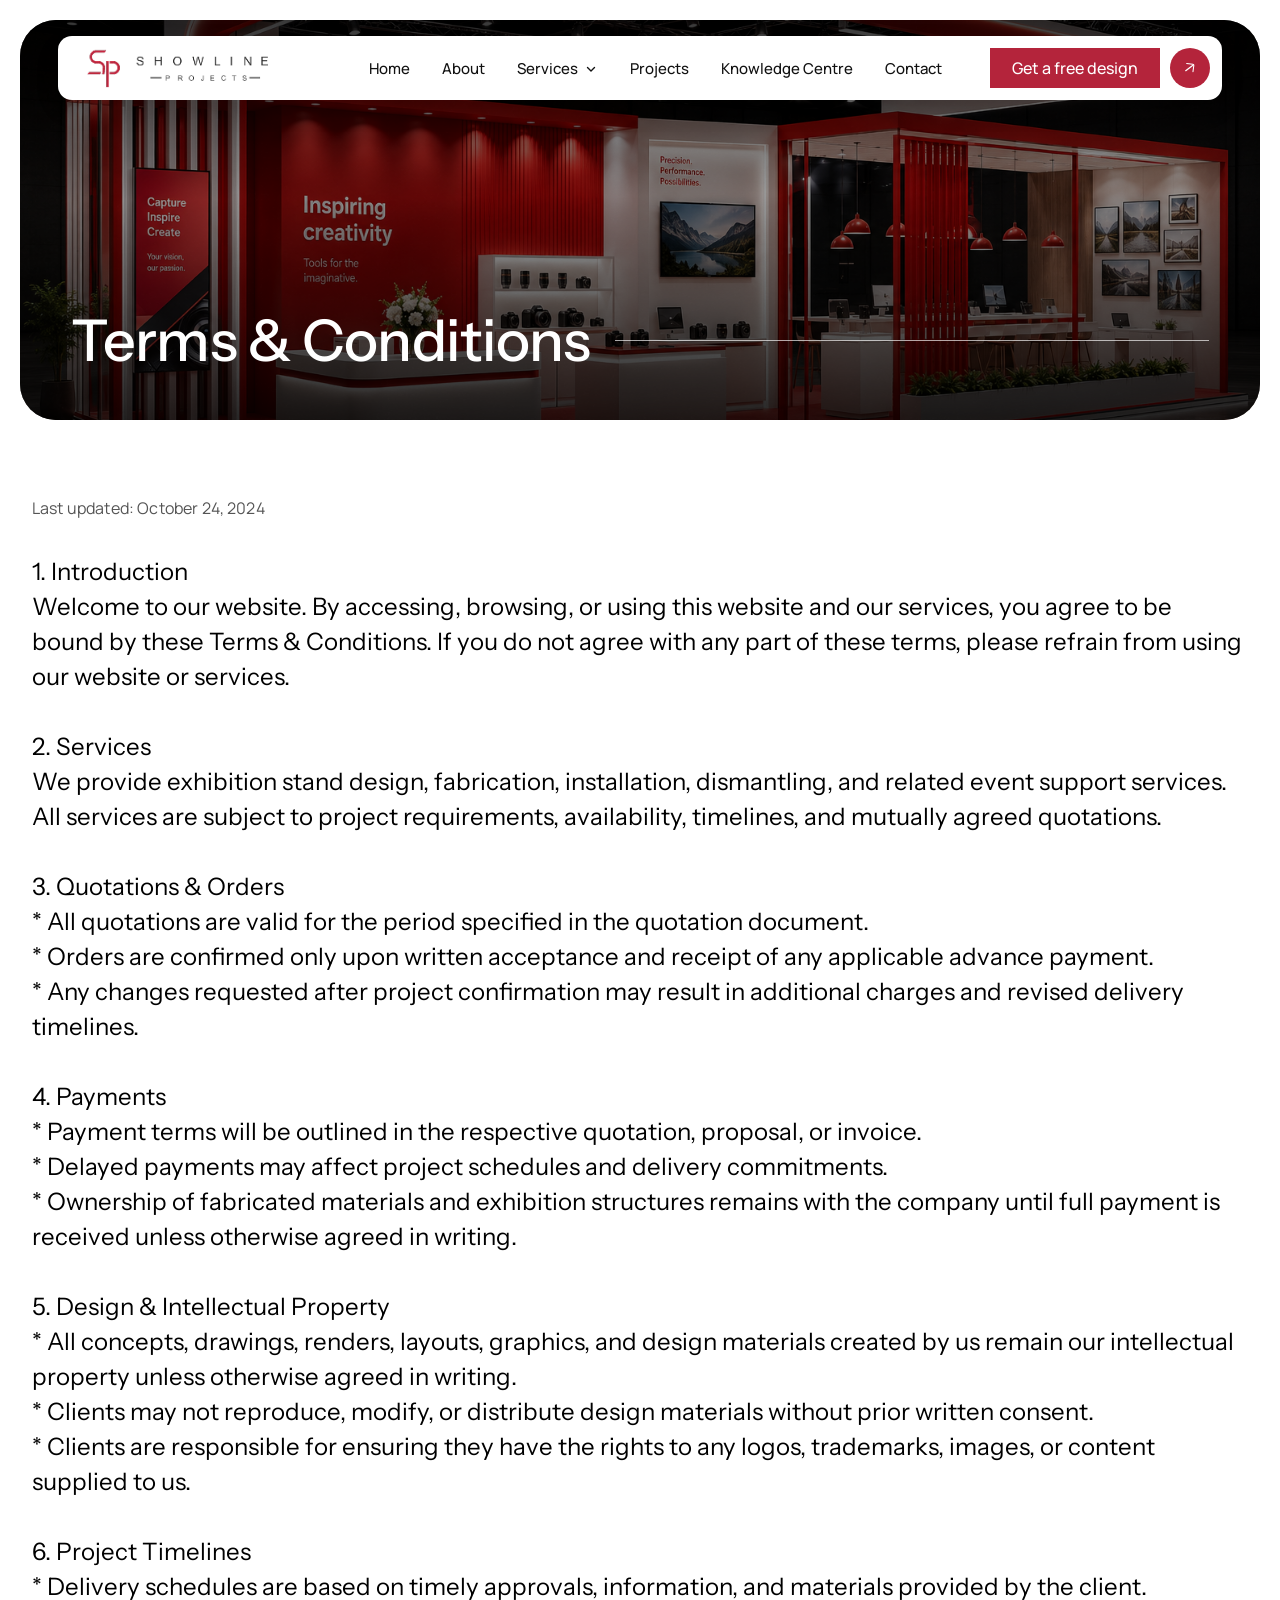
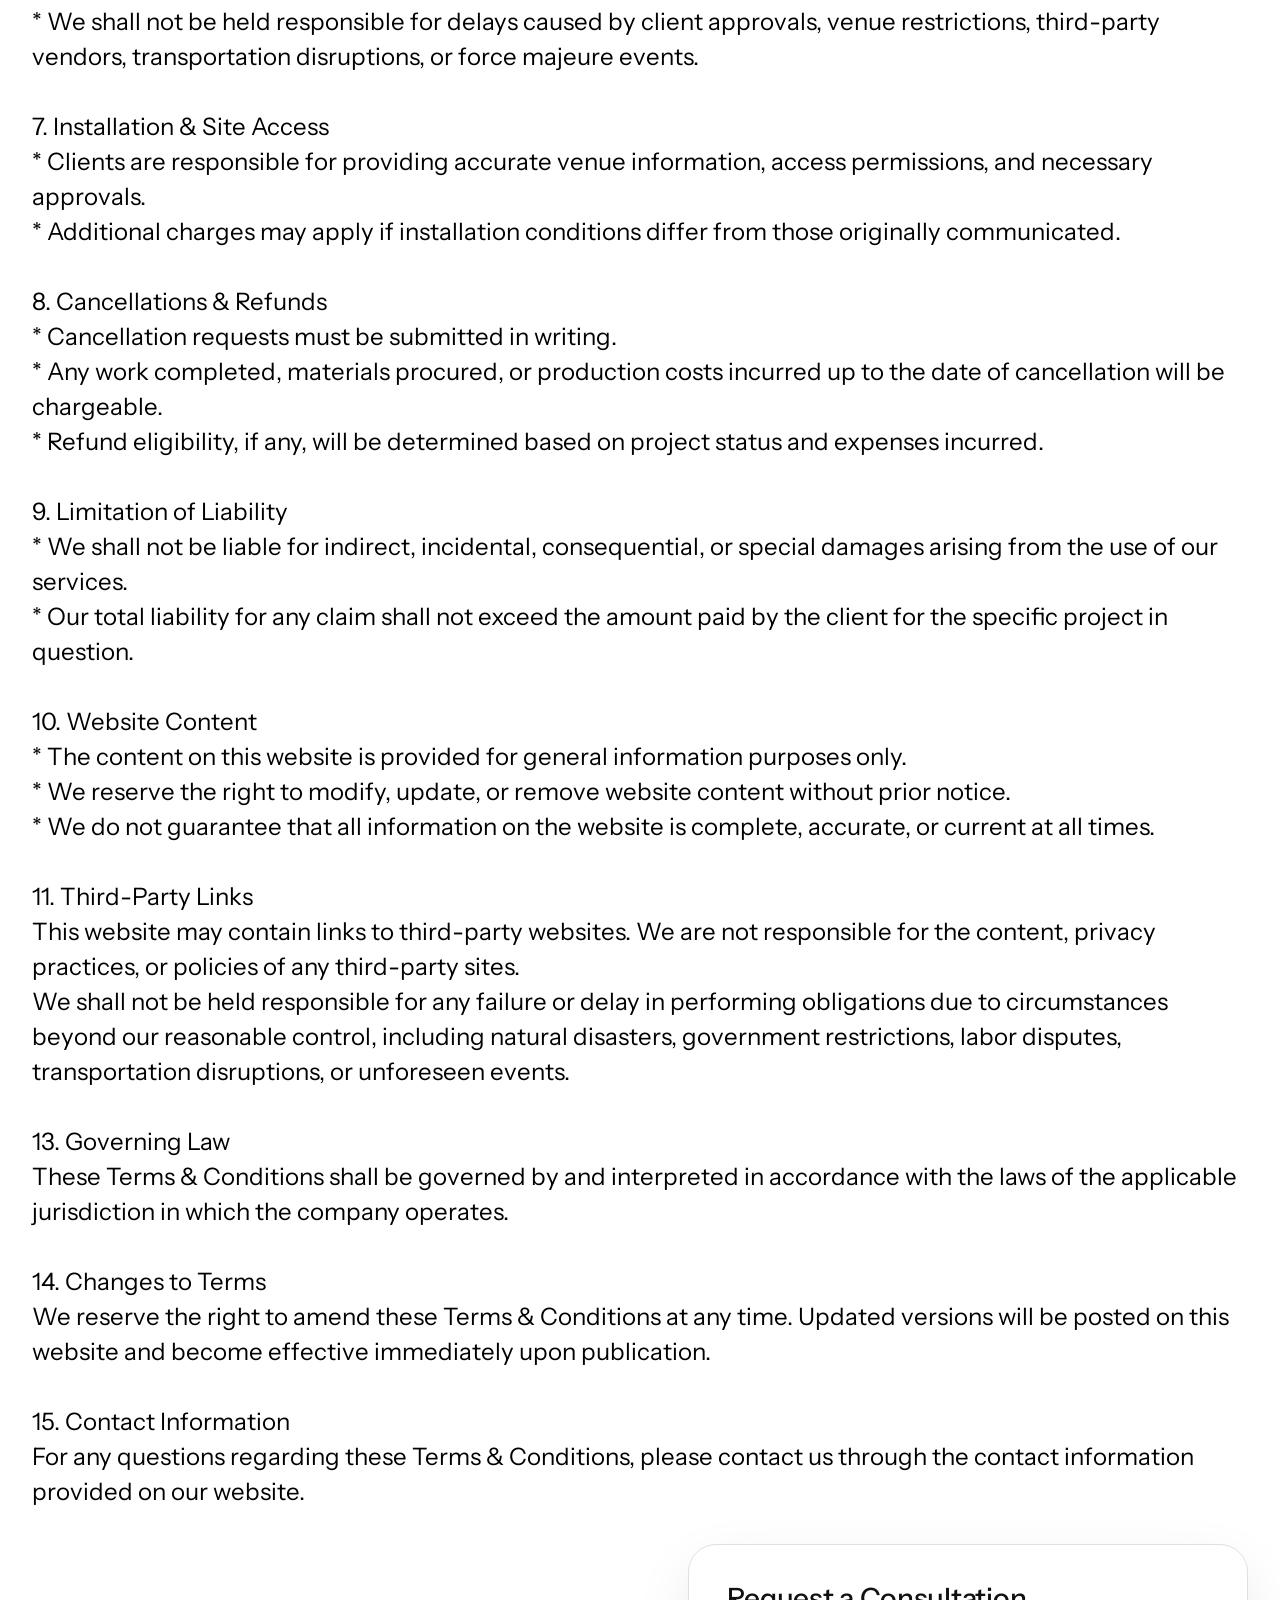
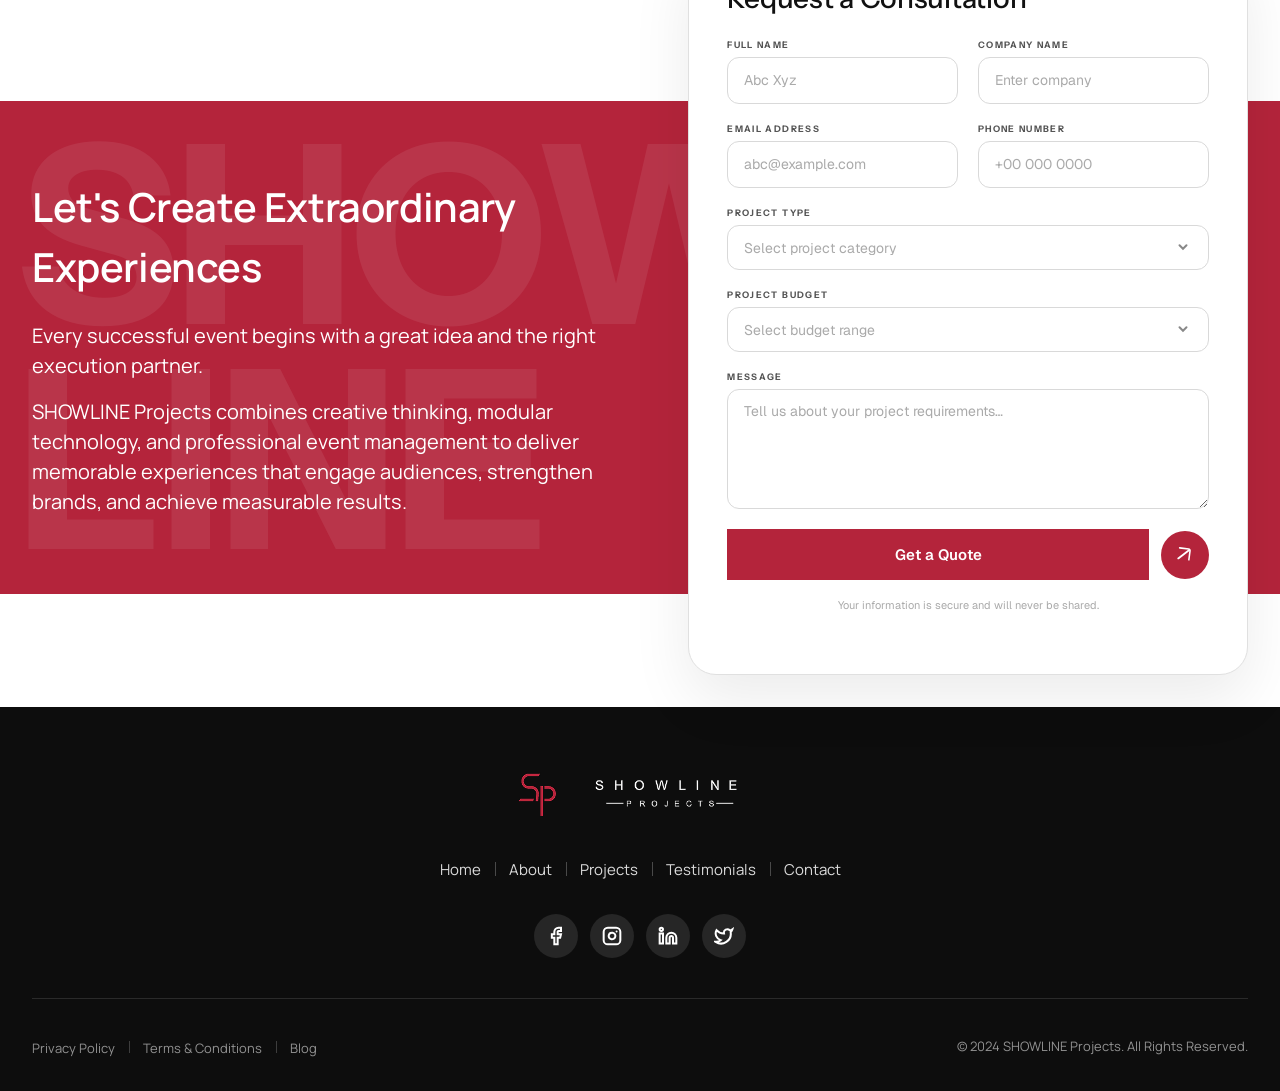
<file: terms-conditions.html>
<!DOCTYPE html>
<html lang="en">

<head>
    <meta charset="UTF-8">
    <meta name="viewport" content="width=device-width, initial-scale=1.0">
    <title>Terms &amp; Conditions — Showline Projects</title>
    <meta name="description"
        content="Read the Terms & Conditions governing the use of the Showline Projects website and our exhibition, event, and modular design services.">
    <meta name="keywords" content="terms and conditions, Showline Projects, service terms, website terms">
    <meta name="author" content="Showline Projects">
    <meta property="og:title" content="Terms & Conditions — Showline Projects">
    <meta property="og:description"
        content="Terms & Conditions governing the use of the Showline Projects website and services.">
    <meta property="og:type" content="website">

    <!-- Favicon -->
    <link rel="icon" type="image/x-icon" href="favicon.ico">
    <link rel="icon" type="image/svg+xml" href="favicon.svg">

    <link rel="stylesheet" href="css/global.css">
    <link rel="stylesheet" href="css/terms-conditions.css">
</head>

<body>

    <!-- ============================ HEADER ============================ -->
    <header class="site-header">
        <div class="site-header__inner">
            <a href="index.html" class="site-header__logo" aria-label="Showline Projects — home">
                <img src="images/logo/showline-navbar-logo.png" alt="Showline Projects" width="270" height="46">
            </a>

            <nav class="site-nav" id="site-nav" aria-label="Primary">
                <ul class="site-nav__list">
                    <li><a href="index.html">Home</a></li>
                    <li><a href="about-us.html">About</a></li>
                    <li class="site-nav__item nav-dropdown">
                        <button type="button" class="site-nav__link nav-dropdown__toggle" aria-haspopup="true"
                            aria-expanded="false">
                            Services
                            <span aria-hidden="true"></span>
                        </button>
                        <ul class="nav-dropdown__menu">
                            <li><a href="exhibition.html">Exhibition &amp; Trade shows</a></li>
                            <li><a href="events.html">Events and Experiences</a></li>
                        </ul>
                    </li>
                    <li><a href="projects.html">Projects</a></li>
                    <li><a href="knowledge-center.html">Knowledge Centre</a></li>
                    <li><a href="contact-us.html">Contact</a></li>
                </ul>
            </nav>

            <div class="site-header__actions">
                <a href="#contact" class="btn btn-primary site-header__cta">
                    <span>Get a free design</span>
                    <span>Get a Quote</span>
                </a>
                <a href="#contact" class="btn-icon btn-icon--sm" aria-label="Get a free design">
                    <img src="images/icons/icon-arrow-navbar.svg" alt="" width="24" height="24">
                </a>
                <button class="nav-toggle" id="nav-toggle" aria-label="Toggle menu" aria-expanded="false"
                    aria-controls="site-nav">
                    <span></span><span></span><span></span>
                </button>
            </div>
        </div>
    </header>

    <main>

        <!-- ============================ HERO ============================ -->
        <section class="hero" aria-labelledby="hero-title">
            <div class="hero__frame">
                <img class="hero__bg" src="images/terms-conditions/hero-bg.png" alt="" aria-hidden="true">
                <img class="hero__overlay" src="images/about-us/hero-section-overlay.png" alt="" aria-hidden="true">
                <div class="hero__content">
                    <h1 id="hero-title" class="hero__title">Terms &amp; Conditions</h1>
                </div>
            </div>
        </section>

        <!-- ===================== TERMS CONTENT ===================== -->
        <section class="terms section" aria-labelledby="terms-title">
            <h2 id="terms-title" class="sr-only">Terms &amp; Conditions</h2>
            <div class="container">
                <p class="terms__last-updated">Last updated: October 24, 2024</p>
                <article class="terms__copy">
                    <p>1. Introduction</p>
                    <p>Welcome to our website. By accessing, browsing, or using this website and our services, you
                        agree to be bound by these Terms &amp; Conditions. If you do not agree with any part of these
                        terms, please refrain from using our website or services.</p>
                    <p>&nbsp;</p>

                    <p>2. Services</p>
                    <p>We provide exhibition stand design, fabrication, installation, dismantling, and related event
                        support services. All services are subject to project requirements, availability, timelines,
                        and mutually agreed quotations.</p>
                    <p>&nbsp;</p>

                    <p>3. Quotations &amp; Orders</p>
                    <p>* All quotations are valid for the period specified in the quotation document.</p>
                    <p>* Orders are confirmed only upon written acceptance and receipt of any applicable advance
                        payment.</p>
                    <p>* Any changes requested after project confirmation may result in additional charges and
                        revised delivery timelines.</p>
                    <p>&nbsp;</p>

                    <p>4. Payments</p>
                    <p>* Payment terms will be outlined in the respective quotation, proposal, or invoice.</p>
                    <p>* Delayed payments may affect project schedules and delivery commitments.</p>
                    <p>* Ownership of fabricated materials and exhibition structures remains with the company until
                        full payment is received unless otherwise agreed in writing.</p>
                    <p>&nbsp;</p>

                    <p>5. Design &amp; Intellectual Property</p>
                    <p>* All concepts, drawings, renders, layouts, graphics, and design materials created by us
                        remain our intellectual property unless otherwise agreed in writing.</p>
                    <p>* Clients may not reproduce, modify, or distribute design materials without prior written
                        consent.</p>
                    <p>* Clients are responsible for ensuring they have the rights to any logos, trademarks, images,
                        or content supplied to us.</p>
                    <p>&nbsp;</p>

                    <p>6. Project Timelines</p>
                    <p>* Delivery schedules are based on timely approvals, information, and materials provided by the
                        client.</p>
                    <p>* We shall not be held responsible for delays caused by client approvals, venue restrictions,
                        third-party vendors, transportation disruptions, or force majeure events.</p>
                    <p>&nbsp;</p>

                    <p>7. Installation &amp; Site Access</p>
                    <p>* Clients are responsible for providing accurate venue information, access permissions, and
                        necessary approvals.</p>
                    <p>* Additional charges may apply if installation conditions differ from those originally
                        communicated.</p>
                    <p>&nbsp;</p>

                    <p>8. Cancellations &amp; Refunds</p>
                    <p>* Cancellation requests must be submitted in writing.</p>
                    <p>* Any work completed, materials procured, or production costs incurred up to the date of
                        cancellation will be chargeable.</p>
                    <p>* Refund eligibility, if any, will be determined based on project status and expenses
                        incurred.</p>
                    <p>&nbsp;</p>

                    <p>9. Limitation of Liability</p>
                    <p>* We shall not be liable for indirect, incidental, consequential, or special damages arising
                        from the use of our services.</p>
                    <p>* Our total liability for any claim shall not exceed the amount paid by the client for the
                        specific project in question.</p>
                    <p>&nbsp;</p>

                    <p>10. Website Content</p>
                    <p>* The content on this website is provided for general information purposes only.</p>
                    <p>* We reserve the right to modify, update, or remove website content without prior notice.</p>
                    <p>* We do not guarantee that all information on the website is complete, accurate, or current at
                        all times.</p>
                    <p>&nbsp;</p>

                    <p>11. Third-Party Links</p>
                    <p>This website may contain links to third-party websites. We are not responsible for the
                        content, privacy practices, or policies of any third-party sites.</p>
                    <p>We shall not be held responsible for any failure or delay in performing obligations due to
                        circumstances beyond our reasonable control, including natural disasters, government
                        restrictions, labor disputes, transportation disruptions, or unforeseen events.</p>
                    <p>&nbsp;</p>

                    <p>13. Governing Law</p>
                    <p>These Terms &amp; Conditions shall be governed by and interpreted in accordance with the laws
                        of the applicable jurisdiction in which the company operates.</p>
                    <p>&nbsp;</p>

                    <p>14. Changes to Terms</p>
                    <p>We reserve the right to amend these Terms &amp; Conditions at any time. Updated versions will
                        be posted on this website and become effective immediately upon publication.</p>
                    <p>&nbsp;</p>

                    <p>15. Contact Information</p>
                    <p>For any questions regarding these Terms &amp; Conditions, please contact us through the
                        contact information provided on our website.</p>
                </article>
            </div>
        </section>

        <!-- ===================== CONTACT ===================== -->
        <section class="contact" id="contact" aria-labelledby="contact-title">
            <div class="contact__band red-block">
                <span aria-hidden="true">SHOW<br>LINE</span>
                <div class="container contact__inner">
                    <div class="contact__intro">
                        <h2 id="contact-title" class="contact__title">Let's Create Extraordinary Experiences</h2>
                        <div class="contact__lines">
                            <p>Every successful event begins with a great idea and the right execution partner.</p>
                            <p>SHOWLINE Projects combines creative thinking, modular technology, and professional event
                                management to deliver memorable experiences that engage audiences, strengthen brands,
                                and achieve measurable results.</p>
                        </div>
                    </div>
                </div>
            </div>

            <div class="container">
                <form class="contact-form" id="contact-form" novalidate>
                    <h3 class="contact-form__title">Request a Consultation</h3>

                    <div class="contact-form__row">
                        <div class="form-field">
                            <label for="ts-full-name">Full Name</label>
                            <input type="text" id="ts-full-name" name="full-name" placeholder="Abc Xyz" required>
                        </div>
                        <div class="form-field">
                            <label for="ts-company">Company Name</label>
                            <input type="text" id="ts-company" name="company" placeholder="Enter company">
                        </div>
                    </div>

                    <div class="contact-form__row">
                        <div class="form-field">
                            <label for="ts-email">Email Address</label>
                            <input type="email" id="ts-email" name="email" placeholder="abc@example.com" required>
                        </div>
                        <div class="form-field">
                            <label for="ts-phone">Phone Number</label>
                            <input type="tel" id="ts-phone" name="phone" placeholder="+00 000 0000">
                        </div>
                    </div>

                    <div class="form-field">
                        <label for="ts-project-type">Project Type</label>
                        <select id="ts-project-type" name="project-type">
                            <option value="" disabled selected>Select project category</option>
                            <option>Exhibition Stand</option>
                            <option>Corporate Event</option>
                            <option>Retail Environment</option>
                            <option>Product Launch</option>
                        </select>
                    </div>

                    <div class="form-field contact-form__budget">
                        <label for="ts-budget">Project Budget</label>
                        <select id="ts-budget" name="budget">
                            <option value="" disabled selected>Select budget range</option>
                            <option>Under $10k</option>
                            <option>$10k – $50k</option>
                            <option>$50k – $100k</option>
                            <option>$100k+</option>
                        </select>
                    </div>

                    <div class="form-field">
                        <label for="ts-message">Message</label>
                        <textarea id="ts-message" name="message" rows="4"
                            placeholder="Tell us about your project requirements…"></textarea>
                    </div>

                    <div class="contact-form__actions">
                        <button type="submit" class="btn btn-primary btn-block">Get a Quote</button>
                        <span aria-hidden="true">
                            <img src="images/icons/icon-arrow-navbar.svg" alt="" width="24" height="24">
                        </span>
                    </div>

                    <p class="contact-form__note">Your information is secure and will never be shared.</p>

                    <p class="contact-form__status" id="form-status" role="status" hidden>
                        Thank you — your request has been received. We'll be in touch shortly.
                    </p>
                </form>
            </div>
        </section>

    </main>

    <!-- ============================ FOOTER ============================ -->
    <footer class="site-footer">
        <div class="container site-footer__inner">
            <a href="index.html" class="site-footer__logo" aria-label="Showline Projects — home">
                <img src="images/logo/showline-logo-symbol.png" alt="" width="40" height="46">
                <img src="images/logo/showline-logo-text-white.png" alt="Showline Projects" width="172" height="34">
            </a>

            <nav class="site-footer__nav" aria-label="Footer">
                <ul>
                    <li><a href="index.html">Home</a></li>
                    <li><a href="about-us.html">About</a></li>
                    <li><a href="projects.html">Projects</a></li>
                    <li><a href="testimonials.html">Testimonials</a></li>
                    <li><a href="contact-us.html">Contact</a></li>
                </ul>
            </nav>

            <ul class="site-footer__social">
                <li><a href="#" aria-label="Facebook"><img src="images/icons/icon-social-facebook.svg" alt="" width="44"
                            height="44"></a></li>
                <li><a href="#" aria-label="Instagram"><img src="images/icons/icon-social-instagram.svg" alt=""
                            width="44" height="44"></a></li>
                <li><a href="#" aria-label="LinkedIn"><img src="images/icons/icon-social-linkedin.svg" alt="" width="44"
                            height="44"></a></li>
                <li><a href="#" aria-label="Twitter"><img src="images/icons/icon-social-twitter.svg" alt="" width="44"
                            height="44"></a></li>
            </ul>

            <hr class="site-footer__rule">

            <div class="site-footer__bottom">
                <ul class="site-footer__legal">
                    <li><a href="privacy-policy.html">Privacy Policy</a></li>
                    <li><a href="terms-conditions.html" aria-current="page">Terms &amp; Conditions</a></li>
                    <li><a href="knowledge-center.html">Blog</a></li>
                </ul>
                <p class="site-footer__copy">© 2024 SHOWLINE Projects. All Rights Reserved.</p>
            </div>
        </div>
    </footer>

    <script src="js/navbar.js"></script>
    <script src="js/quotation-form.js"></script>
</body>

</html>
</file>
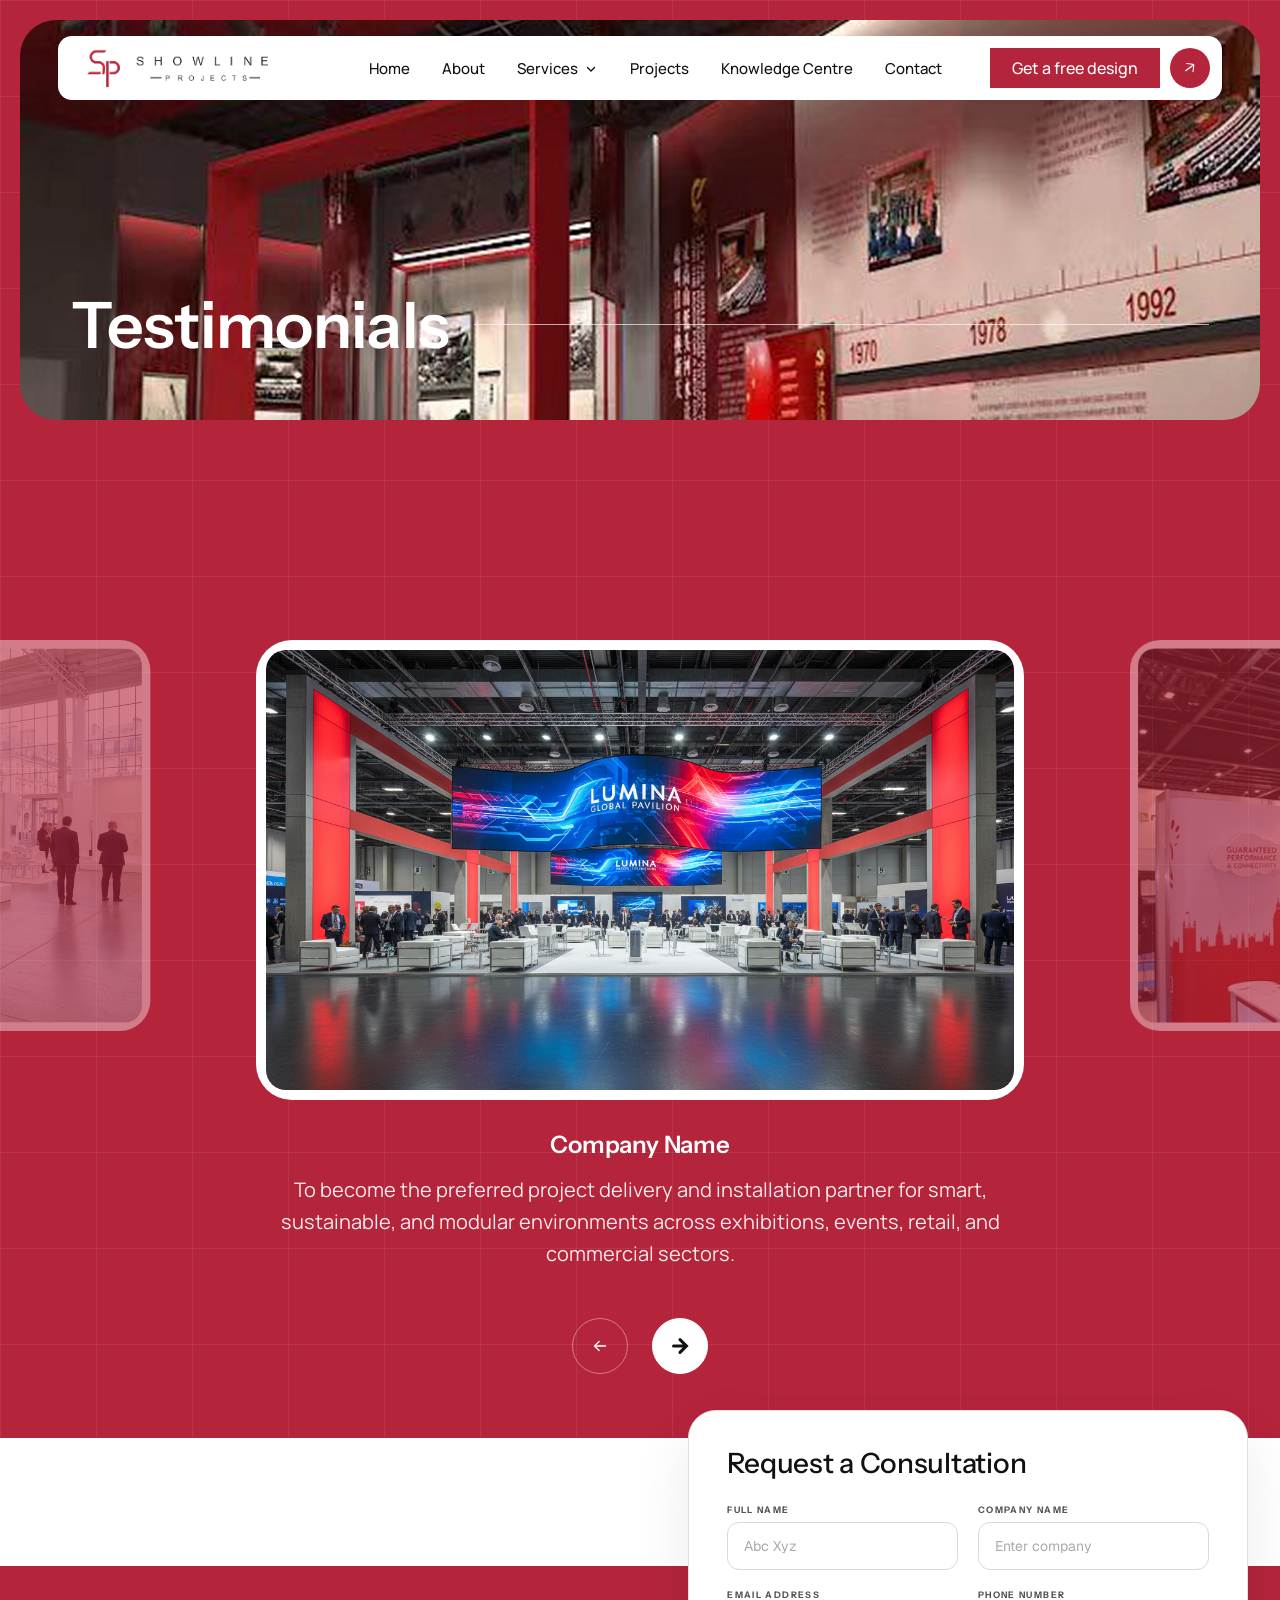
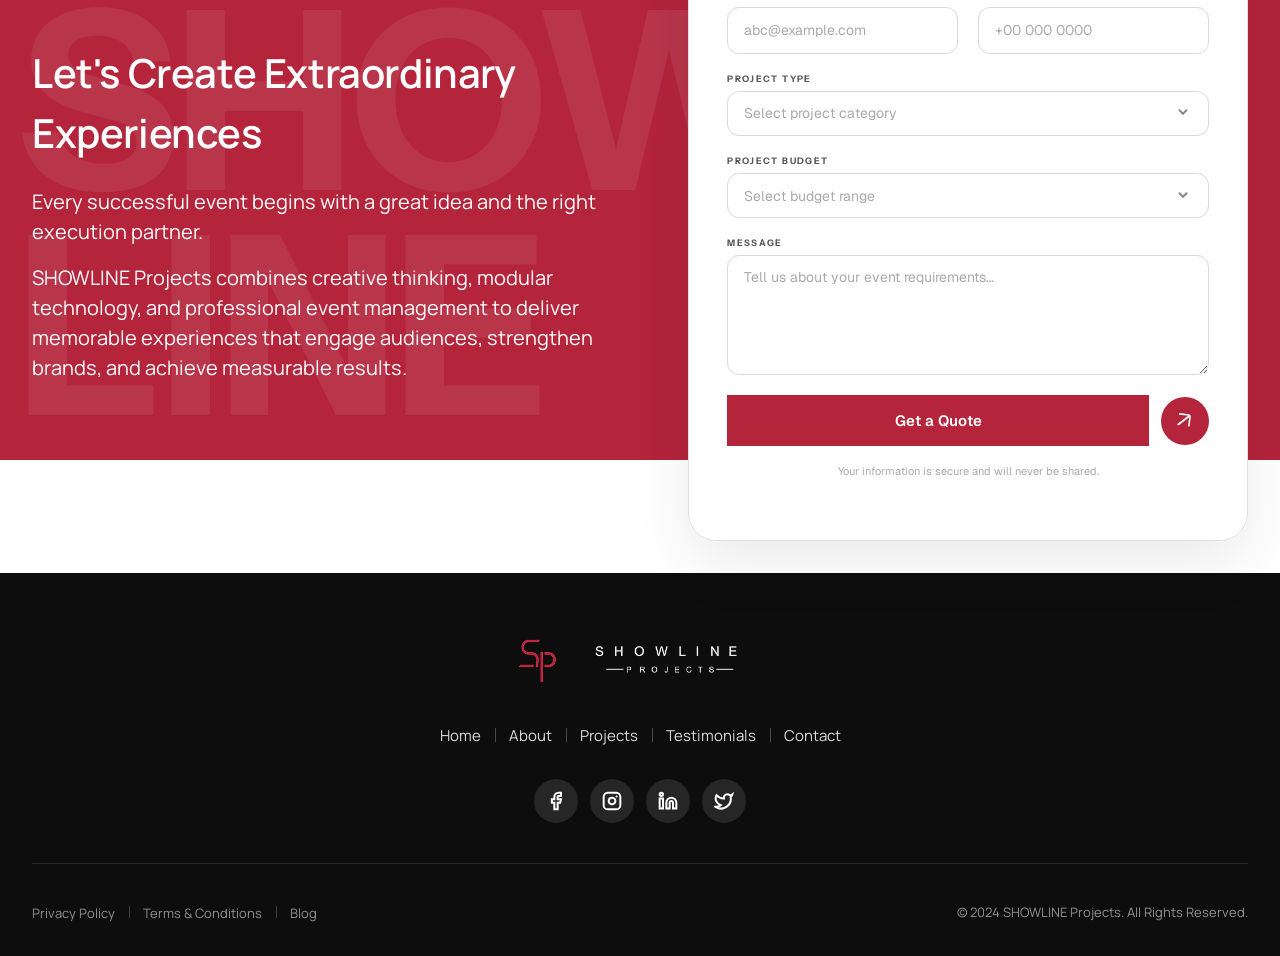
<file: testimonials.html>
<!DOCTYPE html>
<html lang="en">

<head>
    <meta charset="UTF-8">
    <meta name="viewport" content="width=device-width, initial-scale=1.0">
    <title>Testimonials — Showline Projects</title>
    <meta name="description"
        content="See what our clients say about Showline Projects. We are a leading provider of modular solutions for exhibitions, events, retail, and commercial environments.">
    <meta name="keywords" content="testimonials, client reviews, Showline Projects, modular solutions">
    <meta name="author" content="Showline Projects">
    <meta property="og:title" content="Testimonials — Showline Projects">
    <meta property="og:description" content="Read our client testimonials and see how we deliver smart, sustainable, and modular environments.">
    <meta property="og:type" content="website">

    <!-- Favicon -->
    <link rel="icon" type="image/x-icon" href="favicon.ico">
    <link rel="icon" type="image/svg+xml" href="favicon.svg">

    <link rel="stylesheet" href="css/global.css">
    <link rel="stylesheet" href="css/events.css">
    <link rel="stylesheet" href="css/testimonials.css">
    <script src="js/lib/aos.js"></script>
</head>

<body>

    <!-- ============================ HEADER ============================ -->
    <header class="site-header">
        <div class="site-header__inner">
            <a href="index.html" class="site-header__logo" aria-label="Showline Projects — home">
                <img src="images/logo/showline-navbar-logo.png" alt="Showline Projects" width="270" height="46">
            </a>

            <nav class="site-nav" id="site-nav" aria-label="Primary">
                <ul class="site-nav__list">
                    <li><a href="index.html">Home</a></li>
                    <li><a href="about-us.html">About</a></li>
                    <li class="site-nav__item nav-dropdown">
                        <button type="button" class="site-nav__link nav-dropdown__toggle" aria-haspopup="true" aria-expanded="false">
                            Services
                            <span aria-hidden="true"></span>
                        </button>
                        <ul class="nav-dropdown__menu">
                            <li><a href="exhibition.html">Exhibition &amp; Trade shows</a></li>
                            <li><a href="events.html">Events and Experiences</a></li>
                        </ul>
                    </li>
                    <li><a href="projects.html">Projects</a></li>
                    <li><a href="knowledge-center.html">Knowledge Centre</a></li>
                    <li><a href="contact-us.html">Contact</a></li>
                </ul>
            </nav>

            <div class="site-header__actions">
                <a href="#contact" class="btn btn-primary site-header__cta">
                    <span>Get a free design</span>
                    <span>Get a Quote</span>
                </a>
                <a href="#contact" class="btn-icon btn-icon--sm" aria-label="Get a free design">
                    <img src="images/icons/icon-arrow-navbar.svg" alt="" width="24" height="24">
                </a>
                <button class="nav-toggle" id="nav-toggle" aria-label="Toggle menu" aria-expanded="false"
                    aria-controls="site-nav">
                    <span></span><span></span><span></span>
                </button>
            </div>
        </div>
    </header>

    <main>

        <!-- ===================== HERO ===================== -->
        <section class="ex-hero red-block">
            <div class="ex-hero__inner">
                <div class="ex-hero__frame">
                    <img class="ex-hero__bg" src="images/about-us/hero-section-bg.jpg" alt="Testimonials hero background">
                    <div class="ex-hero__overlay"></div>
                    <div class="ex-hero__content" data-aos="fade-up">
                        <h1 class="ex-hero__frame-title" style="color: white; font-size: clamp(2.5rem, 5vw, 4rem); font-weight: 600;">Testimonials</h1>
                    </div>
                </div>
            </div>
        </section>

        <!-- ===================== TESTIMONIALS CAROUSEL ===================== -->
        <section class="testimonials-page red-block" aria-labelledby="testimonials-page-title">
            <div class="container t-carousel__container">
                <h2 id="testimonials-page-title" class="sr-only">Client Testimonials</h2>
                
                <div class="t-carousel">
                    <!-- Track -->
                    <div class="t-carousel__viewport">
                        <ul class="t-carousel__track" id="t-track">
                            <!-- Slide 1 -->
                            <li class="t-card is-active" aria-hidden="false">
                                <div class="t-card__image-wrap">
                                    <img src="images/projects/card-lumina.png" alt="Lumina LED show-stage exhibition stand" class="t-card__img" loading="lazy" decoding="async">
                                </div>
                                <div class="t-card__content">
                                    <h3 class="t-card__company">Company Name</h3>
                                    <p class="t-card__quote">To become the preferred project delivery and installation partner for smart, sustainable, and modular environments across exhibitions, events, retail, and commercial sectors.</p>
                                </div>
                            </li>
                            <!-- Slide 2 -->
                            <li class="t-card" aria-hidden="true">
                                <div class="t-card__image-wrap">
                                    <img src="images/projects/feat-img-3.png" alt="Aramark exhibition booth" class="t-card__img" loading="lazy" decoding="async">
                                </div>
                                <div class="t-card__content">
                                    <h3 class="t-card__company">Automechanika</h3>
                                    <p class="t-card__quote">To become the preferred project delivery and installation partner for smart, sustainable, and modular environments across exhibitions, events, retail, and commercial sectors.</p>
                                </div>
                            </li>
                            <!-- Slide 3 -->
                            <li class="t-card" aria-hidden="true">
                                <div class="t-card__image-wrap">
                                    <img src="images/projects/card-vortex.png" alt="Vortex exhibition stand" class="t-card__img" loading="lazy" decoding="async">
                                </div>
                                <div class="t-card__content">
                                    <h3 class="t-card__company">Arab Health</h3>
                                    <p class="t-card__quote">To become the preferred project delivery and installation partner for smart, sustainable, and modular environments across exhibitions, events, retail, and commercial sectors.</p>
                                </div>
                            </li>
                        </ul>
                    </div>

                    <!-- Controls -->
                    <div class="t-carousel__controls" data-aos="fade-up" data-aos-delay="100">
                        <button class="t-carousel__btn t-carousel__btn--prev" aria-label="Previous testimonial" id="t-prev">
                            <img src="images/icons/left-arrow.svg" alt="">
                        </button>
                        <button class="t-carousel__btn t-carousel__btn--next" aria-label="Next testimonial" id="t-next">
                            <img src="images/icons/icon-arrow-right-dark.svg" alt="">
                        </button>
                    </div>
                </div>
            </div>
        </section>
        <section class="contact" id="ev-contact" aria-labelledby="ev-contact-title">
            <div class="contact__band red-block">
                <span aria-hidden="true">SHOW<br>LINE</span>
                <div class="container contact__inner">
                    <div class="contact__intro">
                        <h2 id="ev-contact-title" class="contact__title">Let's Create Extraordinary Experiences</h2>
                        <div class="contact__lines">
                            <p>Every successful event begins with a great idea and the right execution partner.</p>
                            <p>SHOWLINE Projects combines creative thinking, modular technology, and professional event
                                management to deliver memorable experiences that engage audiences, strengthen brands,
                                and achieve measurable results.</p>
                        </div>
                    </div>
                </div>
            </div>

            <div class="container">
                <form class="contact-form" id="ev-contact-form" novalidate>
                    <h3 class="contact-form__title">Request a Consultation</h3>

                    <div class="contact-form__row">
                        <div class="form-field">
                            <label for="ev-full-name">Full Name</label>
                            <input type="text" id="ev-full-name" name="full-name" placeholder="Abc Xyz" required>
                        </div>
                        <div class="form-field">
                            <label for="ev-company">Company Name</label>
                            <input type="text" id="ev-company" name="company" placeholder="Enter company">
                        </div>
                    </div>

                    <div class="contact-form__row">
                        <div class="form-field">
                            <label for="ev-email">Email Address</label>
                            <input type="email" id="ev-email" name="email" placeholder="abc@example.com" required>
                        </div>
                        <div class="form-field">
                            <label for="ev-phone">Phone Number</label>
                            <input type="tel" id="ev-phone" name="phone" placeholder="+00 000 0000">
                        </div>
                    </div>

                    <div class="form-field">
                        <label for="ev-project-type">Project Type</label>
                        <select id="ev-project-type" name="project-type">
                            <option value="" disabled selected>Select project category</option>
                            <option>Corporate Event</option>
                            <option>Brand Activation</option>
                            <option>Product Launch</option>
                            <option>Conference &amp; Exhibition</option>
                        </select>
                    </div>

                    <div class="form-field contact-form__budget">
                        <label for="ev-budget">Project Budget</label>
                        <select id="ev-budget" name="budget">
                            <option value="" disabled selected>Select budget range</option>
                            <option>Under $10k</option>
                            <option>$10k – $50k</option>
                            <option>$50k – $100k</option>
                            <option>$100k+</option>
                        </select>
                    </div>

                    <div class="form-field">
                        <label for="ev-message">Message</label>
                        <textarea id="ev-message" name="message" rows="4"
                            placeholder="Tell us about your event requirements…"></textarea>
                    </div>

                    <div class="contact-form__actions">
                        <button type="submit" class="btn btn-primary btn-block">Get a Quote</button>
                        <span aria-hidden="true">
                            <img src="images/icons/icon-arrow-navbar.svg" alt="" width="24" height="24">
                        </span>
                    </div>

                    <p class="contact-form__note">Your information is secure and will never be shared.</p>

                    <p class="contact-form__status" id="ev-form-status" role="status" hidden>
                        Thank you — your request has been received. We'll be in touch shortly.
                    </p>
                </form>
            </div>
        </section>

    </main>

    <!-- ============================ FOOTER ============================ -->
    <footer class="site-footer">
        <div class="container site-footer__inner">
            <a href="index.html" class="site-footer__logo" aria-label="Showline Projects — home">
                <img src="images/logo/showline-logo-symbol.png" alt="" width="40" height="46">
                <img src="images/logo/showline-logo-text-white.png" alt="Showline Projects" width="172" height="34">
            </a>

            <nav class="site-footer__nav" aria-label="Footer">
                <ul>
                    <li><a href="index.html">Home</a></li>
                    <li><a href="about-us.html">About</a></li>
                    <li><a href="projects.html">Projects</a></li>
                    <li><a href="testimonials.html">Testimonials</a></li>
                    <li><a href="contact-us.html">Contact</a></li>
                </ul>
            </nav>

            <ul class="site-footer__social">
                <li><a href="#" aria-label="Facebook"><img src="images/icons/icon-social-facebook.svg" alt="" width="44"
                            height="44"></a></li>
                <li><a href="#" aria-label="Instagram"><img src="images/icons/icon-social-instagram.svg" alt=""
                            width="44" height="44"></a></li>
                <li><a href="#" aria-label="LinkedIn"><img src="images/icons/icon-social-linkedin.svg" alt="" width="44"
                            height="44"></a></li>
                <li><a href="#" aria-label="Twitter"><img src="images/icons/icon-social-twitter.svg" alt="" width="44"
                            height="44"></a></li>
            </ul>

            <hr class="site-footer__rule">

            <div class="site-footer__bottom">
                <ul class="site-footer__legal">
                    <li><a href="privacy-policy.html">Privacy Policy</a></li>
                    <li><a href="terms-conditions.html">Terms &amp; Conditions</a></li>
                    <li><a href="knowledge-center.html">Blog</a></li>
                </ul>
                <p class="site-footer__copy">© 2024 SHOWLINE Projects. All Rights Reserved.</p>
            </div>
        </div>
    </footer>

    <script src="js/navbar.js"></script>
    <script src="js/quotation-form.js"></script>
    <script src="js/testimonials.js"></script>
    <script>
        AOS?.init({
            once: true,          /* one-way: animations don't reverse on scroll back up */
            duration: 700,
            easing: 'ease-out-cubic',
            offset: 80,
        });
    </script>
</body>

</html>
</file>
<file: css/global.css>
/* ============================================================
   global.css — shared foundation imported on every page
   (paths are relative to this file, inside /css)
   Page-level stylesheets stay separate and load after this.
   ============================================================ */
@import "common/reset.css";
@import "common/variables.css";
@import "common/typography.css";
@import "common/utilities.css";
@import "common/buttons.css";
@import "lib/aos.css";
@import "common/forms.css";
@import "common/header.css";
@import "common/footer.css";
</file>
<file: css/home.css>
/* ============================================================
   home.css — home page sections only
   (header / footer / buttons / forms / utilities live in global.css)
   ============================================================ */

/* ============================ HERO ============================ */
.home-hero {
    position: relative;
    display: flex;
    align-items: center;
    justify-content: center;
    text-align: center;
    min-height: 760px;
    padding: clamp(9rem, 20vh, 12rem) 0 clamp(4rem, 8vh, 6.5rem);
    overflow: hidden;
    color: var(--color-white);
}

.home-hero__bg,
.home-hero__overlay {
    position: absolute;
    inset: 0;
    width: 100%;
    height: 100%;
    object-fit: cover;
}

.home-hero__bg {
    z-index: 0;
}

.home-hero__overlay {
    z-index: 1;
}

.home-hero::after {
    content: "";
    position: absolute;
    inset: 0;
    background: linear-gradient(rgba(10, 4, 6, 0.35), rgba(10, 4, 6, 0.55));
    z-index: 1;
}

.home-hero__content {
    position: relative;
    z-index: 2;
    max-width: 1140px;
}

.home-hero__title {
    color: rgba(255, 255, 255, 0.85);   /* #FFFFFFD9 */
    font-family: var(--font-heading);   /* Instrument Sans */
    font-style: italic;
    font-weight: 500;
    /* 75px on desktop, kept to a single line; scales down only below ~1103px */
    font-size: min(75px, 6.8vw);
    line-height: 1.15; /* Adjusted slightly to accommodate overflow hidden in spans */
    letter-spacing: -0.06em;
    white-space: nowrap;
    margin-bottom: 1rem;
}

/* Rise-up word-by-word animation for Hero Title.
   Spans are class-less (WordPress strips inline classes) — targeted structurally:
   .home-hero__title > span   = the word wrapper (was .hero-word-reveal)
   .home-hero__title > span > span = the rising word (was .hero-word) */
.home-hero__title > span {
    display: inline-block;
    overflow: hidden;
    vertical-align: bottom;
    padding-bottom: 0.05em; /* Accommodate letters like 'g' with descenders */
    padding-right: 0.25em;  /* Prevent clipping of italic slants */
    margin-bottom: -0.05em; /* Align baseline perfectly */
    margin-right: -0.22em;  /* Adjust spacing to compensate for padding-right */
}

.home-hero__title > span > span {
    display: inline-block;
    opacity: 0;
    transform: translateY(100%);
    animation: heroRiseUp 0.85s cubic-bezier(0.16, 1, 0.3, 1) forwards;
}

/* Staggered animation delays for each word */
.home-hero__title > span:nth-child(1) > span {
    animation-delay: 0.15s;
}
.home-hero__title > span:nth-child(2) > span {
    animation-delay: 0.35s;
}
.home-hero__title > span:nth-child(3) > span {
    animation-delay: 0.55s;
}
.home-hero__title > span:nth-child(4) > span {
    animation-delay: 0.75s;
}

@keyframes heroRiseUp {
    0% {
        opacity: 0;
        transform: translateY(105%);
    }
    100% {
        opacity: 1;
        transform: translateY(0);
    }
}

.home-hero__subtitle {
    color: var(--color-white);
    font-family: var(--font-body);      /* Manrope */
    font-weight: 600;
    font-size: 20px;
    line-height: 1.6;
    letter-spacing: 0;
    margin-bottom: 2.25rem;
}

.home-hero__actions {
    display: flex;
    flex-wrap: wrap;
    justify-content: center;
    gap: 1rem;
}

.home-hero__actions .btn {
    padding-inline: 1.75rem;
    min-height: 3rem;
}

/* Transparent white-outline pill (on imagery) */
.btn-outline-light {
    background-color: transparent;
    color: var(--color-white);
    border: 1px solid rgba(255, 255, 255, 0.75);
}

@media (hover: hover) {
    .btn-outline-light:hover {
        background-color: rgba(255, 255, 255, 0.14);
    }
}

/* ===================== SECTION RHYTHM + DIVIDERS ===================== */
/* Consistent vertical padding and a thin rule under each home section
   (hero excluded; contact sits last before the footer). */
.home-intro,
.services,
.why,
.projects,
.process,
.oneroof,
.knowledge,
.testimonials {
    padding-block: var(--section-pad-y);
    border-bottom: 1px solid var(--color-line);
}

.home-intro.red-block,
.process.red-block {
    border-bottom-color: rgba(255, 255, 255, 0.22);
}

/* Knowledge flows into testimonials/form — no rule between them */
.knowledge {
    border-bottom: none;
}

/* ===================== INTRO + STATS ===================== */
.home-intro > span {
    position: absolute;
    left: 50%;
    top: 55%;
    transform: translate(-50%, -50%);
    font-family: var(--font-heading);   /* Instrument Sans */
    font-weight: 600;
    font-size: 200px;
    line-height: 1;
    letter-spacing: 0;
    text-align: center;
    color: #A41E33;
    mix-blend-mode: darken;   /* Figma fill is #A41E33; blended so it reads as a soft tint */
    white-space: nowrap;
    pointer-events: none;
    z-index: 0;
}

.home-intro__lead {
    max-width: 1135px;
    margin-inline: auto;
    text-align: center;
    color: var(--color-white);
    font-family: var(--font-body);      /* Manrope */
    font-weight: 400;
    font-size: 22px;
    line-height: 38px;
    letter-spacing: 0;
}

.stats {
    display: grid;
    grid-template-columns: repeat(4, 1fr);
    margin-top: clamp(2.5rem, 5vw, 4rem);
}

.stat {
    padding-inline: clamp(1rem, 2.5vw, 2.5rem);
}

.stat + .stat {
    border-left: 1px solid rgba(255, 255, 255, 0.28);
}

.stat__value {
    color: var(--color-white);
    font-family: var(--font-body);      /* Manrope */
    font-weight: 500;
    font-size: clamp(2.5rem, 4vw, 4rem);
    line-height: 1;
    letter-spacing: -0.02em;
    margin-bottom: 0.6rem;
}

.stat__value > span {
    font-weight: 500;
    font-size: 0.5em;
    letter-spacing: 0;
}

.stat__label {
    color: rgba(255, 255, 255, 0.9);
    font-family: var(--font-body);
    font-size: clamp(0.85rem, 1vw, 1.05rem);
}

/* ===================== WHAT WE DO ===================== */
.services__grid {
    display: grid;
    grid-template-columns: minmax(0, 0.85fr) minmax(0, 1.15fr);
    gap: clamp(2rem, 5vw, 4.5rem);
    align-items: start;
}

.services__title {
    font-family: var(--font-heading);
    font-weight: 500;
    font-size: 70px;
    line-height: 1;
    letter-spacing: 0;
    margin-bottom: 1.75rem;
}

.services__image {
    width: 100%;
    height: clamp(200px, 20vw, 260px);
    object-fit: cover;
    border-radius: var(--radius-lg);
    margin-bottom: 1.5rem;
}

.services__text {
    color: #000000;
    font-family: var(--font-body);
    font-weight: 400;
    font-size: 20px;
    line-height: 1.5;
    letter-spacing: 0;
    margin-bottom: 1.75rem;
}

.services__text strong {
    color: var(--color-ink);
    font-weight: 700;
}

.services__cards {
    display: flex;
    flex-direction: column;
    gap: clamp(1.5rem, 2.5vw, 2rem);
}

.service-card {
    display: grid;
    grid-template-columns: minmax(0, 1fr) 300px;
    gap: 1.75rem;
    align-items: center;
    background-color: var(--color-white);
    border-radius: var(--radius-lg);
    box-shadow: var(--shadow-card);
    padding: 1.75rem;
}

.service-card--reverse {
    grid-template-columns: 300px minmax(0, 1fr);
}

.service-card__image {
    width: 100%;
    height: 100%;
    min-height: 240px;
    object-fit: cover;
    border-radius: var(--radius-md);
}

.service-card__body {
    display: flex;
    flex-direction: column;
    align-items: flex-start;
}

.service-card--reverse .service-card__body {
    align-items: flex-end;
    text-align: right;
}

.service-card__eyebrow {
    color: var(--color-red);
    font-family: var(--font-heading);
    font-weight: 600;
    font-size: 16px;
    line-height: 1;
    letter-spacing: 0.1em;
    text-transform: uppercase;
    margin-bottom: 1rem;
}

.service-card__title {
    font-family: var(--font-heading);
    font-weight: 500;
    font-size: 36px;
    line-height: 1;
    letter-spacing: 0;
    margin-bottom: 1rem;
}

.service-card__desc {
    color: var(--color-body);
    font-family: var(--font-body);
    font-weight: 400;
    font-size: 16px;
    line-height: 1.5;
    letter-spacing: 0;
    margin-bottom: 1.25rem;
}

/* Red text link with a circular arrow */
.link-cta {
    display: inline-flex;
    align-items: center;
    gap: 0.6rem;
    color: var(--color-red);
    font-family: var(--font-ui);   /* Inter */
    font-weight: 400;
    font-size: 16px;
    line-height: 1;
    letter-spacing: 0;
}

.link-cta > span {
    flex: 0 0 auto;
    width: 2rem;
    height: 2rem;
    border-radius: 50%;
    border: 1.5px solid var(--color-red);
    background: url("data:image/svg+xml,%3Csvg xmlns='http://www.w3.org/2000/svg' width='16' height='16' viewBox='0 0 24 24' fill='none' stroke='%23B4243B' stroke-width='2' stroke-linecap='round' stroke-linejoin='round'%3E%3Cline x1='5' y1='12' x2='19' y2='12'/%3E%3Cpolyline points='12 5 19 12 12 19'/%3E%3C/svg%3E") center / 0.9rem no-repeat;
    transition: background-color var(--transition-base);
}

@media (hover: hover) {
    .link-cta:hover > span {
        background-color: var(--color-red);
        background-image: url("data:image/svg+xml,%3Csvg xmlns='http://www.w3.org/2000/svg' width='16' height='16' viewBox='0 0 24 24' fill='none' stroke='%23FFFFFF' stroke-width='2' stroke-linecap='round' stroke-linejoin='round'%3E%3Cline x1='5' y1='12' x2='19' y2='12'/%3E%3Cpolyline points='12 5 19 12 12 19'/%3E%3C/svg%3E");
    }
}

/* ===================== WHY CHOOSE US ===================== */
.why__inner {
    display: flex;
    align-items: center;
    gap: clamp(2rem, 5vw, 5rem);
}

.why__intro {
    flex: 0 0 auto;
    max-width: 360px;
}

.why__title {
    font-family: var(--font-heading);
    font-weight: 500;
    font-size: 70px;
    line-height: 1;
    letter-spacing: 0;
    margin-bottom: 1.5rem;
}

.why__text {
    color: var(--color-body);
    font-family: var(--font-body);
    font-weight: 500;
    font-size: 22px;
    line-height: 1;
    letter-spacing: 0;
}

.why__cluster {
    position: relative;
    flex: 0 0 760px;
    width: 760px;
    height: 640px;
    /* sits right after the intro (no margin-left:auto) so it reads closer to the text */
}

.why__cluster > span {
    position: absolute;
    left: 0;
    top: 150px;
    width: 360px;
    height: 360px;
    border-radius: 50%;
    background: url("../images/home/expertise-image-bg-circle.png") center / cover;
    z-index: 1;
}

.why-circle {
    position: absolute;
    border-radius: 50%;
    border: 1.5px solid var(--color-red);
    display: flex;
    align-items: center;
    justify-content: center;
    text-align: center;
    background-color: var(--color-white);
    z-index: 2;
}

.why-circle__inner {
    max-width: 84%;
    padding: 0.75rem;
}

.why-circle__icon {
    width: 36px;
    height: 36px;
    margin: 0 auto 0.5rem;
}

.why-circle__name {
    color: var(--color-red);
    font-family: var(--font-heading);
    font-size: 1.25rem;
    font-weight: 600;
    line-height: 1;
    margin-bottom: 0.45rem;
}

.why-circle__desc {
    color: var(--color-red);
    font-family: var(--font-body);
    font-size: 0.8rem;
    line-height: 1.25;
}

/* photo circle centre is (180, 330); small circles hug its right edge, innovation sits out right */
.why-circle--sustainability { width: 220px; height: 220px; left: 300px; top: 80px; }
/* Vertical mirror of sustainability about the photo-circle centre (y=330): same x,
   symmetric y, so it overlaps the red Expertise circle by the same amount. */
.why-circle--precision      { width: 220px; height: 220px; left: 300px; top: 360px; }
.why-circle--innovation     { width: 210px; height: 210px; left: 545px; top: 245px; }

.why-circle--center {
    width: 260px;
    height: 260px;
    left: 50px;    /* centered in the 360px photo circle (centre 180,330) */
    top: 200px;
    border: none;
    background-color: var(--color-red);
    z-index: 3;
}

.why-circle--center .why-circle__name,
.why-circle--center .why-circle__desc {
    color: var(--color-white);
}

.why-circle--center .why-circle__desc {
    color: rgba(255, 255, 255, 0.9);
}

.why-circle--center .why-circle__icon {
    filter: brightness(0) invert(1);
}

/* ===================== FEATURED PROJECTS ===================== */
.projects__title {
    font-family: var(--font-heading);
    font-weight: 500;
    font-size: 70px;
    line-height: 1;
    letter-spacing: 0;
    margin-bottom: clamp(2rem, 4vw, 3rem);
}

.projects__grid {
    display: grid;
    grid-template-columns: repeat(3, 1fr);
    grid-template-rows: repeat(3, 1fr);
    gap: 32px;
    /* 3 cols (416) + gaps : 3 rows (304) + gaps — keeps card ratios while sizing relatively */
    aspect-ratio: 1312 / 976;
    grid-template-areas:
        "gitex gitex autom"
        "gitex gitex medical"
        "saudi retail medical";
}

.project-card--gitex   { grid-area: gitex; }
.project-card--auto    { grid-area: autom; }
.project-card--medical { grid-area: medical; }
.project-card--saudi   { grid-area: saudi; }
.project-card--retail  { grid-area: retail; }

.project-card {
    position: relative;
    border-radius: 24px;
    overflow: hidden;
    box-shadow: var(--shadow-project);
}

/* Red accent strip along the left edge of each project image */
.project-card::before {
    content: "";
    position: absolute;
    left: 0;
    top: 0;
    bottom: 0;
    width: 8px;
    background-color: var(--color-red);
    border-radius: 24px 0 0 24px;
    z-index: 2;
}

.project-card__img {
    position: absolute;
    inset: 0;
    width: 100%;
    height: 100%;
    object-fit: cover;
}

/* Gradient sits on top of the image, under the text */
.project-card::after {
    content: "";
    position: absolute;
    inset: 0;
    background: linear-gradient(180deg, rgba(0, 0, 0, 0) 0%, #000000 100%);
}

.project-card__overlay {
    position: absolute;
    left: 0;
    bottom: 0;
    z-index: 1;
    padding: 32px;
    color: var(--color-white);
}

.project-card__overlay > span {
    display: inline-block;
    background-color: var(--color-red);
    color: var(--color-white);
    font-family: var(--font-body);
    font-size: 0.68rem;
    font-weight: 700;
    letter-spacing: 0.08em;
    text-transform: uppercase;
    padding: 0.35rem 0.6rem;
    border-radius: 6px;
    margin-bottom: 0.75rem;
}

.project-card__name {
    color: var(--color-white);
    font-size: clamp(1.1rem, 1.6vw, 1.6rem);
    font-weight: 600;
    margin-bottom: 0.25rem;
}

.project-card__loc {
    color: rgba(255, 255, 255, 0.8);
    font-size: 0.9rem;
}

.projects__cta {
    display: flex;
    justify-content: center;
    margin-top: clamp(2rem, 4vw, 3rem);
}

/* ===================== OUR PROCESS ===================== */
.process__head {
    display: flex;
    justify-content: space-between;
    align-items: baseline;
    gap: 1rem;
    margin-bottom: clamp(2rem, 4vw, 3.5rem);
}

.process__title {
    color: var(--color-white);
    font-family: var(--font-heading);
    font-weight: 400;
    font-size: 70px;
    line-height: 1;
    letter-spacing: 0;
}

.process__tag {
    color: var(--color-white);
    font-family: var(--font-body);
    font-weight: 500;
    font-size: 22px;
    line-height: 1;
    letter-spacing: 0;
}

.process__steps {
    display: flex;
    justify-content: center;
    list-style: none;
}

/* Rings overlap slightly, olympic-style (transparent so the borders interlink) */
.process-step {
    flex: 0 0 auto;
    width: clamp(120px, 15vw, 200px);
    aspect-ratio: 1;
    border-radius: 50%;
    border: 1px solid rgba(255, 255, 255, 0.5);
    display: flex;
    flex-direction: column;
    align-items: center;
    justify-content: center;
    gap: 0.6rem;
    text-align: center;
    margin-left: -22px;
}

.process-step:first-child {
    margin-left: 0;
}

.process-step__icon {
    width: 32px;
    height: 32px;
    filter: brightness(0) invert(1);
}

.process-step > span {
    color: var(--color-white);
    font-family: var(--font-body);
    font-weight: 600;
    font-size: 24px;
    line-height: 1;
    letter-spacing: 0;
    text-transform: uppercase;
}

/* ===================== EVERYTHING UNDER ONE ROOF ===================== */
.oneroof__inner {
    display: grid;
    grid-template-columns: minmax(0, 0.8fr) minmax(0, 1.2fr);
    gap: clamp(2rem, 5vw, 4rem);
    align-items: center;
}

.oneroof__inner > * {
    min-width: 0; /* allow the diagram column to shrink without forcing overflow */
}

.oneroof__title {
    font-family: var(--font-heading);
    font-weight: 500;
    font-size: 60px;
    line-height: 1;
    letter-spacing: 0;
    margin-bottom: 1.5rem;
}

.oneroof__title > span {
    display: block;
}

.oneroof__text {
    color: var(--color-body);
    font-family: var(--font-body);
    font-weight: 500;
    font-size: 24px;
    line-height: 1;
}

.oneroof__diagram {
    position: relative;
    width: 100%;
    max-width: 729px;
    /* outer ellipse bounding box 729.26 x 460 (1440 spec) -> scales responsively */
    aspect-ratio: 729.26 / 460;
    margin-inline: auto;
    container-type: inline-size;
    container-name: oneroof;
}

/* Diagram children are (in source order): rings 1-4, centre (5), then the
   9 pills (6-14). Class-less spans are addressed by their position. */
.oneroof__diagram > span:nth-child(-n+4) {
    position: absolute;
    top: 50%;
    left: 50%;
    transform: translate(-50%, -50%);
    border: 1.5px solid rgba(0, 0, 0, 0.15);
    border-radius: 50%;
    pointer-events: none;
}

/* concentric ellipses as % of the outer bounding box (all share the centre) */
.oneroof__diagram > span:nth-child(1) { width: 100%;    height: 100%; }
.oneroof__diagram > span:nth-child(2) { width: 73.1%;   height: 76.47%; }
.oneroof__diagram > span:nth-child(3) { width: 55.16%;  height: 52.94%; }
.oneroof__diagram > span:nth-child(4) { width: 28.25%;  height: 29.41%; }

.oneroof__diagram > span:nth-child(5) {
    position: absolute;
    top: 50%;
    left: 50%;
    transform: translate(-50%, -50%);
    z-index: 3;
    background-color: var(--color-white);
    border: 1.5px solid var(--color-red);
    color: var(--color-red);
    font-family: var(--font-heading);
    font-weight: 700;
    font-size: clamp(11px, 2.45cqi, 18px);
    line-height: 1;
    letter-spacing: 0.1em;
    padding: clamp(0.35rem, 1cqi, 0.7rem) clamp(0.55rem, 1.7cqi, 1.25rem);
    border-radius: var(--radius-pill);
    box-shadow: var(--shadow-soft);
    white-space: nowrap;
}

.oneroof__diagram > span:nth-child(n+6) {
    position: absolute;
    display: inline-flex;
    width: max-content;
    align-items: center;
    gap: clamp(0.25rem, 0.7cqi, 0.5rem);
    white-space: nowrap;
    background-color: var(--color-white);
    border: 1px solid #B4243B;
    color: var(--color-ink);
    font-family: var(--font-body);
    font-size: clamp(0.58rem, 1.65cqi, 0.85rem);
    font-weight: 600;
    padding: clamp(0.28rem, 0.75cqi, 0.55rem) clamp(0.4rem, 1.2cqi, 0.9rem);
    border-radius: var(--radius-pill);
    box-shadow: var(--shadow-soft);
    z-index: 2;
}

.oneroof__diagram > span:nth-child(n+6) img {
    width: clamp(12px, 2.5cqi, 18px);
    height: clamp(12px, 2.5cqi, 18px);
}

/* filled pills: refurb (8), creative (9), install (14) */
.oneroof__diagram > span:nth-child(8),
.oneroof__diagram > span:nth-child(9),
.oneroof__diagram > span:nth-child(14) {
    background-color: var(--color-red);
    border-color: var(--color-red);
    color: var(--color-white);
}

.oneroof__diagram > span:nth-child(8) img,
.oneroof__diagram > span:nth-child(9) img,
.oneroof__diagram > span:nth-child(14) img {
    filter: brightness(0) invert(1);
}

/* orbit placement (within the 729×460 diagram box; each pill centred on its point) */
.oneroof__diagram > span:nth-child(6)  { top: 6.33%;  left: 60.16%; transform: translate(-50%, -50%); } /* concept */
.oneroof__diagram > span:nth-child(7)  { top: 17.63%; left: 32.82%; transform: translate(-50%, -50%); } /* reinstall */
.oneroof__diagram > span:nth-child(8)  { top: 27.37%; left: 12.18%; transform: translate(-50%, -50%); } /* refurb */
.oneroof__diagram > span:nth-child(9)  { top: 31.04%; left: 78.91%; transform: translate(-50%, -50%); } /* creative */
.oneroof__diagram > span:nth-child(10) { top: 50.78%; left: 11.25%; transform: translate(-50%, -50%); } /* storage */
.oneroof__diagram > span:nth-child(11) { top: 50.78%; left: 85.47%; transform: translate(-50%, -50%); } /* tech */
.oneroof__diagram > span:nth-child(12) { top: 72.37%; left: 21.87%; transform: translate(-50%, -50%); } /* dismantle */
.oneroof__diagram > span:nth-child(13) { top: 70.26%; left: 81.25%; transform: translate(-50%, -50%); } /* pm */
.oneroof__diagram > span:nth-child(14) { top: 82.11%; left: 49.68%; transform: translate(-50%, -50%); } /* install */

/* ===================== KNOWLEDGE CENTRE ===================== */
.knowledge__head {
    display: flex;
    justify-content: space-between;
    align-items: center;
    gap: 1rem;
}

.knowledge__title {
    color: var(--color-red);
    font-family: var(--font-heading);
    font-weight: 400;
    font-size: 70px;
    line-height: 1;
    letter-spacing: 0;
}

.knowledge__head .link-cta {
    font-family: var(--font-ui);
    font-weight: 400;
    font-size: 20px;
    line-height: 1;
}

.knowledge__intro {
    color: var(--color-body);
    font-family: var(--font-body);
    font-weight: 500;
    font-size: 22px;
    line-height: 1;
    max-width: 640px;
    margin-top: 1rem;
}

.knowledge__grid {
    display: grid;
    grid-template-columns: repeat(4, 1fr);
    gap: clamp(1rem, 2vw, 1.75rem);
    margin-top: clamp(2.5rem, 5vw, 4rem);
    align-items: start;
}

.blog-card {
    display: flex;
    flex-direction: column;
    border-top: 1px solid var(--color-red);
    border-bottom: 1px solid var(--color-red);
    padding-top: 1.25rem;
    padding-bottom: 1.25rem;
}

.blog-card--low {
    margin-top: clamp(1.5rem, 4vw, 3.5rem);
}

.blog-card__head {
    display: flex;
    justify-content: space-between;
    align-items: center;
    margin-bottom: 1.25rem;
}

.blog-card__head > span:first-child {
    background-color: var(--color-red);
    color: var(--color-white);
    font-family: var(--font-body);
    font-size: 0.72rem;
    font-weight: 700;
    padding: 0.35rem 0.8rem;
    border-radius: var(--radius-pill);
}

.blog-card__head > span:last-child {
    width: 2rem;
    height: 2rem;
}

.blog-card__head > span:last-child img {
    width: 1.1rem;
    height: 1.1rem;
}

.blog-card__title {
    font-family: var(--font-heading);
    font-weight: 500;
    font-size: 24px;
    line-height: 1;
    margin-bottom: 0.75rem;
}

.blog-card__excerpt {
    color: var(--color-body);
    font-family: var(--font-content);
    font-weight: 300;
    font-size: 12px;
    line-height: 1;
    margin-bottom: 1.25rem;
}

.blog-card__img {
    width: 100%;
    aspect-ratio: 283 / 214;
    object-fit: cover;
    border-radius: var(--radius-md);
    margin-top: auto;
}

.knowledge__foot {
    display: none; /* mobile-only CTA — shown below 768px */
    justify-content: center;
    align-items: center;
    width: 100%;
    text-align: center;
    margin-top: clamp(2rem, 4vw, 3rem);
}

.knowledge__foot .link-cta {
    justify-content: center;
}

/* ===================== TESTIMONIALS ===================== */
.testimonials {
    position: relative;
    background-color: var(--color-white);
    overflow: hidden;
}

.testimonials > span {
    position: absolute;
    left: 56px;
    top: 0;
    font-family: var(--font-heading);
    font-weight: 600;
    font-size: clamp(4rem, 13vw, 12rem);
    line-height: 0.9;
    /* color: rgba(180, 36, 59, 0.06); */
    color:#B4243B66;
    pointer-events: none;
    z-index: 0;
}

.testimonials .container--testimonial {
    position: relative;
    z-index: 1;
    margin-top:200px
}

/* Cards span the full width and slide UNDER the floating form, which sits on
   top (z-index) with its opaque card background — matches the Figma overlap. */
.testimonials__viewport {
    max-width: 100%;
    overflow: hidden;
}

.testimonials__track {
    display: flex;
    gap: 1.5rem;
    list-style: none;
    transition: transform var(--transition-slow);
}

.testimonial {
    flex: 0 0 380px;
    max-width: 100%;
    background-color: var(--color-red);
    color: var(--color-white);
    border-radius: 3px;
    padding: 2.25rem;
}

.testimonial > span {
    display: block;
    font-family: Roboto;
    font-size: 80px;
    font-weight: 800;
    line-height: 10%;
    margin-top: 1.5rem;
    color: rgba(255, 255, 255);
}

.testimonial__quote {
    color: var(--color-white);
    font-size: 1.1rem;
    line-height: 1.5;
    margin: 1rem 0 1.75rem;
}

.testimonial__person {
    display: flex;
    align-items: center;
    gap: 0.85rem;
}

.testimonial__avatar {
    width: 48px;
    height: 48px;
    border-radius: 50%;
    object-fit: cover;
    background-color: rgba(255, 255, 255, 0.2);
}

.testimonial__name {
    color: var(--color-white);
    font-weight: 700;
}

.testimonial__role {
    color: rgba(255, 255, 255, 0.8);
    font-size: 0.85rem;
}

/* Dots are a mobile-only pagination affordance — hidden on the desktop
   overlap layout, re-enabled in the stacked (<=1024px) view below. */
.testimonials__dots {
    display: none;
    gap: 0.5rem;
    margin-top: 1.75rem;
}

.testimonials__dots button {
    width: 26px;
    height: 6px;
    border: none;
    border-radius: var(--radius-pill);
    background-color: var(--color-line);
    cursor: pointer;
    transition: background-color var(--transition-fast), width var(--transition-fast);
}

.testimonials__dots button[aria-selected="true"] {
    width: 34px;
    background-color: var(--color-white);
}

/* ===================== CONSULTATION FORM (floats over testimonials) ===================== */
.contact {
    position: relative;
    background-color: var(--color-white);
}

.contact .contact-form {
    width: 520px;
    max-width: 100%;
    margin-left: auto;
    margin-top: -670px;
    margin-bottom: clamp(2rem, 5vw, 5rem);
    position: relative;
    z-index: 5;
}

/* ============================================================
   RESPONSIVE
   ============================================================ */

/* ---- Why-cluster scales between desktop and the tablet stack ---- */
@media (max-width: 1200px) {
    .why__cluster {
        transform: scale(0.8);
        transform-origin: top left;
        margin-right: -152px;    /* reclaim freed width (760*0.2) */
        margin-bottom: -128px;   /* reclaim freed height (640*0.2) */
    }

    /* One Roof -> stacked; diagram becomes a wrapped pill cluster.
       Orbit needs ~1400px+ to keep edge chips fully in view. */
    .oneroof__inner {
        grid-template-columns: 1fr;
        gap: 2.5rem;
    }

    .oneroof__title {
        font-size: 34px;
    }

    .oneroof__text {
        font-size: 16px;
        line-height: 1.4;
    }

    .oneroof__diagram > span:nth-child(5) {
        font-size: 15px;
        padding: 0.7rem 1.25rem;
    }

    .oneroof__diagram {
        max-width: none;
        height: auto;
        /* Drop the desktop orbit's fixed aspect ratio — otherwise the box stays
           tall and align-content/items:stretch inflate the pills into circles */
        aspect-ratio: auto;
        display: flex;
        flex-wrap: wrap;
        align-items: center;
        align-content: center;
        justify-content: center;
        gap: 0.75rem;
        container-type: normal;
    }

    .oneroof__diagram > span:nth-child(-n+4) {
        display: none;
    }

    .oneroof__diagram > span:nth-child(n+5) {
        position: static;
        transform: none;
    }

    .oneroof__diagram > span:nth-child(5) {
        flex-basis: 100%;
        text-align: center;
        order: -1;
    }

    .oneroof__diagram > span:nth-child(n+6) {
        font-size: 0.85rem;
        padding: 0.55rem 0.9rem;
        gap: 0.5rem;
    }

    .oneroof__diagram > span:nth-child(n+6) img {
        width: 18px;
        height: 18px;
    }
}

/* Side-by-side orbit between stack and design width: give the diagram more
   column room and pin Storage / Technical to the diagram edges so they stay
   fully visible (the old %-center push was clipping them off-screen). */
@media (max-width: 1439px) and (min-width: 1201px) {
    .oneroof__inner {
        grid-template-columns: minmax(0, 0.55fr) minmax(0, 1.45fr);
        gap: clamp(1rem, 2vw, 2rem);
    }

    .oneroof__title {
        font-size: clamp(34px, 3.4vw, 52px);
    }

    .oneroof__text {
        font-size: clamp(16px, 1.5vw, 22px);
        line-height: 1.35;
    }

    .oneroof__diagram > span:nth-child(10) {
        left: 0;
        transform: translate(0, -50%);
    }

    .oneroof__diagram > span:nth-child(11) {
        left: auto;
        right: 0;
        transform: translate(0, -50%);
    }
}

@media (max-width: 1024px) {
    /* Services -> stacked, cards image-top */
    .services__grid {
        grid-template-columns: 1fr;
        gap: 2.5rem;
    }

    .service-card,
    .service-card--reverse {
        grid-template-columns: 1fr;
    }

    .service-card--reverse .service-card__image {
        order: -1;   /* image always on top when stacked */
    }

    .service-card--reverse .service-card__body {
        align-items: flex-start;
        text-align: left;
    }

    .service-card__image {
        min-height: 200px;
        max-height: 260px;
    }

    /* Projects -> 2 columns, GITEX full width */
    .projects__grid {
        grid-template-columns: 1fr 1fr;
        grid-template-rows: none;
        grid-auto-rows: 220px;
        aspect-ratio: auto;   /* drop the fixed desktop ratio when stacking */
        grid-template-areas: none;
    }

    .project-card {
        grid-area: auto !important;
    }

    .project-card--gitex,
    .project-card--medical {
        grid-column: 1 / -1;
    }

    /* Knowledge -> 2 columns */
    .knowledge__grid {
        grid-template-columns: 1fr 1fr;
    }

    /* Why Choose Us -> stacked pill cards (mirrors about-us .values mobile) */
    .why__inner {
        flex-direction: column;
        align-items: stretch;
    }

    /* Keep "Why Choose Us?" on a single line in the stacked/mobile layout —
       the <br> in the markup is a desktop-only line break */
    .why__title br {
        display: none;
    }

    .why__intro {
        max-width: 100%;
    }

    .why__cluster {
        transform: none;
        flex: none;
        width: 100%;
        height: auto;
        max-width: 460px;
        margin: 2.5rem auto 0;
        display: flex;
        flex-direction: column;
        gap: 1.25rem;
    }

    .why__cluster > span {
        display: none;
    }

    .why-circle,
    .why-circle--center {
        position: static;
        width: 100%;
        height: auto;
        min-height: 150px;
        border-radius: var(--radius-pill);
        border: 1.5px solid var(--color-red);
    }

    .why-circle__inner {
        max-width: none;
        padding: 1.75rem;
    }

    .why-circle__icon {
        width: 44px;
        height: 44px;
        margin-bottom: 0.75rem;
    }

    /* Testimonials -> a fixed full-width red panel whose text swaps in place;
       the form drops below it and pagination dots appear. */
    .testimonials__viewport {
        max-width: 100%;
    }

    /* Contain the card on both sides (desktop only pads the left so cards can
       bleed under the floating form) */
    .testimonials .container--testimonial {
        padding-inline-end: var(--container-pad);
        margin:0;
        background-color: var(--color-red);
        padding-bottom: 16px;
    }

    /* One card fills the panel; no inter-card gap so only the text appears to
       scroll as it advances (no white sliver between cards) */
    .testimonials__track {
        gap: 0;
    }

    .testimonial {
        flex-basis: 100%;
        border-radius: 0px;
        padding-bottom: 0;
    }
    .testimonials {
        padding-bottom:0 ;
    }

    /* Watermark headline is a desktop flourish — it overwhelms the phone panel */
    .testimonials > span {
        display: none;
    }

    /* Pagination dots are shown only in this stacked/mobile layout */
    .testimonials__dots {
        display: flex;
        justify-content: center;
    }

    .contact .contact-form {
        margin: 2rem 0 clamp(2rem, 5vw, 4rem);
        margin-top: 0px;
        border-radius: 0;
        width: 100%;
    }
    .contact > .container {
        padding: 0px
    }
}

@media (max-width: 768px) {
    .home-hero {
        min-height: 620px;
        padding-top: clamp(4rem, 12vh, 6rem);
    }

    .home-hero__title {
        font-style: italic;   /* keep the italic display like desktop */
        font-weight: 500;
        font-size: 48px;
        line-height: 1;
        letter-spacing: -0.02em;
        white-space: normal;  /* allow wrapping */
        text-align: center;
    }

    .home-hero__subtitle {
        font-weight: 500;
        font-size: 16px;
        line-height: 1.6;
    }

    .home-hero__actions {
        flex-direction: column;
        align-items: stretch;
        width: 100%;
        max-width: 360px;
        margin-inline: auto;
    }

    .home-hero__actions .btn {
        width: 100%;
    }

    /* Intro copy + watermark: smaller type, watermark sits at the top peeking up */
    .home-intro__lead {
        font-size: 16px;
        line-height: 1.6;
    }

    .home-intro > span {
        mix-blend-mode: lighten;
        top: 1rem;
        transform: translateX(-50%);
        font-size: 60px;
    }

    /* What We Do -> mobile type scale */
    .services__title {
        font-size: 42px;
        line-height: 1.1;
        letter-spacing: -0.02em;
    }

    .services__text {
        font-size: 14px;
        line-height: 1.5;
    }

    .service-card__eyebrow {
        font-size: 14px;
    }

    .service-card__title {
        font-size: 36px;
        line-height: 1.1;
        letter-spacing: -0.01em;
    }

    .service-card__desc {
        font-size: 14px;
    }

    /* Why Choose Us -> scale the desktop 70px/22px down for phones */
    .why__title {
        font-size: 42px;
        line-height: 1.1;
    }

    .why__text {
        font-size: 16px;
        line-height: 1.5;
    }

    /* Stats -> single column, dividers become top borders */
    .stats {
        grid-template-columns: 1fr;
        max-width: 320px;
        margin-inline: auto;
        text-align: center;
        gap: 1.5rem;
    }

    .stat {
        padding: 1.5rem 0 0;
    }

    .stat + .stat {
        border-left: none;
        border-top: 1px solid rgba(255, 255, 255, 0.28);
    }

    /* Projects -> single column */
    .projects__grid {
        grid-template-columns: 1fr;
        grid-auto-rows: 260px;
    }

    .project-card--gitex,
    .project-card--medical {
        grid-column: auto;
    }

    /* Knowledge -> single column, no stagger; only bottom divider per card */
    .knowledge__grid {
        grid-template-columns: 1fr;
    }

    .blog-card {
        border-top: none;
        padding-top: 0;
    }

    .knowledge__foot,
    .knowledge__foot.hide-desktop {
        display: flex;
        justify-content: center;
        align-items: center;
    }

    .knowledge__head {
        flex-direction: column;
        align-items: flex-start;
        gap: 0.75rem;
    }

    .knowledge__title {
        font-size: 38px;
        line-height: 1.05;
    }

    .knowledge__head .link-cta {
        font-size: 16px;
    }

    .knowledge__intro {
        font-size: 16px;
        line-height: 1.4;
    }

    .blog-card--low {
        margin-top: 0;
    }

    /* Featured Projects title -> mobile scale */
    .projects__title {
        font-size: 42px;
    }

    /* Process -> smaller heading + wrapped, non-overlapping circles */
    .process__head {
        flex-direction: column;
        align-items: flex-start;
        gap: 0.5rem;
    }

    .process__title {
        font-size: 42px;
    }

    .process__tag {
        font-size: 16px;
    }

    .process__steps {
        flex-wrap: wrap;
        justify-content: center;
        gap: 1rem;
    }

    .process-step {
        flex: 0 0 130px;
        width: 130px;
        margin-left: 0;   /* drop the desktop overlap when wrapping */
    }

    .process-step > span {
        font-size: 14px;
    }
}

@media (max-width: 576px) {
    .services__cards {
        gap: 1.25rem;
    }

    .service-card {
        padding: 1.25rem;
    }

    .testimonial {
        padding: 1.75rem;
    }
}
</file>
<file: css/about-us.css>
/* ============================================================
   about-us.css — page sections only
   (no header / footer / utility / button styles)
   ============================================================ */

/* ============================ HERO ============================ */
.hero {
    background-color: var(--color-red);
    padding: 1.25rem;
}

/* Subtle grid texture — hero only (was previously a shared .red-block rule) */
.hero.red-block::before,.intro.red-block::before {
    content: "";
    position: absolute;
    inset: 0;
    background-image:
        linear-gradient(rgba(255, 255, 255, 0.07) 1px, transparent 1px),
        linear-gradient(90deg, rgba(255, 255, 255, 0.07) 1px, transparent 1px);
    background-size: 96px 96px;
    pointer-events: none;
    z-index: 0;
}

.hero__frame {
    position: relative;
    min-height: 400px;
    border-radius: var(--radius-2xl);
    overflow: hidden;
    display: flex;
    align-items: flex-end;
}

.hero__bg,
.hero__overlay {
    position: absolute;
    inset: 0;
    width: 100%;
    height: 100%;
    object-fit: cover;
}

.hero__bg {
    z-index: 0;
}

.hero__overlay {
    z-index: 1;
    object-fit: cover;
}

.hero__content {
    position: relative;
    z-index: 2;
    padding: 3rem clamp(2rem, 4vw, 3.5rem);
    width: 100%;
    color: var(--color-white);
}

.hero__title {
    display: flex;
    align-items: center;
    gap: 1.5rem;
    color: var(--color-white);
    font-size: var(--fs-h1);
    font-weight: 600;
    margin-bottom: 0.75rem;
}

.hero__title::after {
    content: "";
    flex: 1;
    height: 1px;
    background-color: rgba(255, 255, 255, 0.65);
}

.hero__subtitle {
    color: rgba(255, 255, 255, 0.9);
    font-size: var(--fs-lead);
}

/* ===================== SHOWLINE INTRO ===================== */
.intro {
}

.intro__inner {
    display: grid;
    margin:0 20px;
    grid-template-columns: minmax(0, 0.9fr) minmax(0, 1.1fr);
    gap: clamp(2rem, 6vw, 6rem);
    align-items: start;
}

.intro__title {
    color: var(--color-white);
    font-family: var(--font-heading);
    font-size: var(--fs-h1);   /* match the "About Us" hero title (same clamp) */
    font-weight: 400;      /* "Projects" */
    line-height: 1;
}

.intro__title > span {
    font-weight: 500;      /* "Showline" */
}

.intro__text {
    color: #fff;
    font-family: var(--font-heading);
    font-size: 1.5rem;    /* 24px */
    font-weight: 400;
    line-height: 35px;
    align-self: center;
}

/* ===================== VISION & MISSION ===================== */
.identity {
    overflow: hidden;
}

.identity__head {
    margin-bottom: clamp(3rem, 6vw, 5rem);
}

.identity__eyebrow {
    font-family: var(--font-heading);
    font-size: 3rem;       /* 48px */
    font-weight: 500;
    line-height: 1;
    color: #000;
    margin-bottom: 0.5rem;
}

.identity__title {
    font-family: var(--font-heading);
    font-size: 4rem;       /* 64px */
    font-weight: 500;
    line-height: 1;
    color: var(--color-red);
}

.identity__grid {
    display: grid;
    /* Both columns widened so the left (Vision) wraps to 4 lines and the right (Mission)
       caps at ~6 lines. The gap is small because each pillar hugs its outer edge (big
       empty middle), so a narrow gap frees width for the copy without a visible change.
       Restacks to one column at <=768px, so mobile is unaffected by these desktop widths. */
    grid-template-columns: 1.09fr 1fr;
    gap: 2rem;
    max-width: 1380px;
    margin-inline: auto;
}

.pillar {
    max-width: 460px;
}

.pillar--left {
    max-width: 700px;   /* wider so Vision wraps to 4 lines; -> 100% on mobile */
}

.pillar--right {
    margin-top: 4.5rem;
    margin-left: auto;
    text-align: right;
    max-width: 650px;   /* sized so Mission caps at ~6 lines; -> 100% on mobile */
}

.pillar__title {
    display: flex;
    align-items: center;
    gap: 0.9rem;
    font-family: var(--font-heading);
    font-size: 2.5rem;   /* 40px */
    font-weight: 400;
    line-height: 1.1;
    color: var(--color-ink);
    margin-bottom: 1.25rem;
}

.pillar__title img {
    width: 40px;
    height: 40px;
}

.pillar--right .pillar__title {
    justify-content: flex-end;
}

/* The label is the 2nd child of .pillar__title in both left & right variants. */
.pillar__title > span:nth-child(2) {
    white-space: nowrap;
}

/* The marker is the span that wraps the line+dot: first child on the left
   pillar, last child on the right pillar. */
.pillar--left .pillar__title > span:first-child,
.pillar--right .pillar__title > span:last-child {
    display: flex;
    align-items: center;
    flex: 0 0 auto;   /* don't grow — keep the title at the edge, not pushed to center */
}

/* dot: 2nd inner span on the left marker, 1st inner span on the right marker */
.pillar--left .pillar__title > span:first-child > span:last-child,
.pillar--right .pillar__title > span:last-child > span:first-child {
    width: 12px;
    height: 12px;
    border-radius: 50%;
    background-color: var(--color-red);
    flex-shrink: 0;
}

/* line: 1st inner span on the left marker, 2nd inner span on the right marker */
.pillar--left .pillar__title > span:first-child > span:first-child,
.pillar--right .pillar__title > span:last-child > span:last-child {
    height: 1.5px;
    width: 50vw;   /* fixed; extends off-screen and is clipped by .identity overflow:hidden */
    background-color: var(--color-red);
    flex: none;
}

/* left: line runs off-screen left, dot sits at its end (joined) beside the label */
.pillar--left .pillar__title > span:first-child {
    margin-left: -50vw;
}

/* right: dot beside the label, line runs off-screen right (joined) */
.pillar--right .pillar__title > span:last-child {
    margin-right: -50vw;
}

.pillar p {
    font-family: var(--font-heading);
    font-weight: 400;
    line-height: 40px;
    color: #000000;
}

.pillar--left p {
    font-size: 1.625rem;   /* 26px */
}

.pillar--right p {
    font-size: 1.5rem;     /* 24px — trimmed so the Mission copy pulls up to 5 lines */
    line-height: 1.55;
}

/* ===================== WHO WE ARE ===================== */
.whoweare__frame {
    position: relative;
    border-radius: var(--radius-2xl);
    overflow: hidden;
    min-height: 400px;
    display: flex;
    align-items: center;
    justify-content: center;
    text-align: center;
}

.whoweare__bg {
    position: absolute;
    inset: 0;
    width: 100%;
    height: 100%;
    object-fit: cover;
    z-index: 0;
}

.whoweare__frame::after {
    content: "";
    position: absolute;
    inset: 0;
    /* background: linear-gradient(rgba(10, 4, 6, 0.82), rgba(10, 4, 6, 0.82)); */
    background: linear-gradient(178.29deg, #000000 -25.61%, rgba(0, 0, 0, 0.4) 44.13%, rgba(0, 0, 0, 0.9) 98.59%);
    z-index: 1;
}

.whoweare__content {
    position: relative;
    z-index: 2;
    max-width: 940px;
    padding: clamp(2rem, 5vw, 4rem);
    color: var(--color-white);
}

.whoweare__title {
    color: var(--color-white);
    font-size: var(--fs-h1);
    font-weight: 500;
    margin-bottom: 1.5rem;
}

.whoweare__content p {
    color: rgba(255, 255, 255, 0.82);
    font-size: var(--fs-lead);
}

.whoweare__content p + p {
    margin-top: 1rem;
}

/* ===================== LEADERSHIP ===================== */
.leadership__eyebrow {
    margin-bottom: 0.25rem;
}

.leadership__title {
    font-size: var(--fs-h2);
    margin-bottom: clamp(2rem, 4vw, 3rem);
}

.leadership__grid {
    display: grid;
    grid-template-columns: repeat(4, 1fr);
    gap: 1.5rem;
}

.profile-card {
    /* colour tokens — flipped per position via :nth-child (see below) */
    --pc-bg: var(--color-red);
    --pc-fg: #fff;
    --pc-line: rgba(255, 255, 255, 0.35);

    position: relative;
    border-radius: var(--radius-lg);
    overflow: hidden;
    min-height: 430px;
    padding: 1.75rem 1.5rem 0;
    display: flex;
    flex-direction: column;
    background-color: var(--pc-bg);
    color: var(--pc-fg);
}

/* Desktop 4-up: strict alternate red / gray */
.profile-card:nth-child(even) {
    --pc-bg: var(--color-surface);
    --pc-fg: var(--color-red);
    --pc-line: rgba(180, 36, 59, 0.3);
}

.profile-card__text {
    position: relative;
    z-index: 2;
    padding-bottom: 1rem;
    border-bottom: 1px solid var(--pc-line);
}

.profile-card__name {
    color: var(--pc-fg);
    font-size: var(--fs-h3);
    font-weight: 600;
    margin-bottom: 0.75rem;
}

.profile-card__role {
    color: var(--pc-fg);
    font-size: 0.95rem;
    font-weight: 500;
}

.profile-card__photo {
    position: absolute;
    bottom: 0;
    left: 50%;
    transform: translateX(-50%);
    height: 297px;    /* fixed — every portrait renders the same height */
    width: auto;
    object-fit: contain;
    object-position: bottom;
    filter: grayscale(1) contrast(1.05);
    z-index: 1;
}

/* ===================== CORE VALUES ===================== */
.values .container {
    display: flex;
    align-items: center;   /* heading vertically centered against the cluster */
    gap: 2rem;
}

.values__title {
    flex: 1 1 auto;
    font-family: var(--font-heading);
    font-size: 4.375rem;   /* 70px */
    font-weight: 500;
    line-height: 1;
    color: var(--color-ink);
}

.values__intro {
    margin-top: 1rem;
    font-size: var(--fs-lead);
    max-width: 30ch;
}

/* Desktop hexagonal cluster */
.values__cluster {
    position: relative;
    flex: 0 0 890px;
    width: 890px;
    height: 661px;
    margin: 0;
}

.value {
    position: absolute;
    width: 240px;
    height: 240px;
    border: 1.5px solid var(--color-red);
    border-radius: 50%;
    display: flex;
    align-items: center;
    justify-content: center;
    text-align: center;
    background-color: var(--color-white);
}

.value__inner {
    width: 196px;
    padding: 0.5rem;
}

.value__icon {
    width: 40px;
    height: 40px;
    margin: 0 auto 0.5rem;
}

.value__name {
    font-family: var(--font-heading);
    color: var(--color-red);
    font-size: 1.5rem;     /* 24px */
    font-weight: 500;
    line-height: 1;
    margin-bottom: 0.6rem;
}

.value__desc {
    font-family: var(--font-body);
    color: var(--color-red);
    font-size: 1rem;       /* 16px */
    font-weight: 400;
    line-height: 1.2;      /* 120% */
    letter-spacing: -0.02em;
}

/* Center: 316 photo ring holding a 240 solid-red circle */
.value--center {
    width: 316px;
    height: 316px;
    border: none;
    overflow: hidden;
    background-image: url('../images/about-us/hero-section-bg.jpg');
    background-size: cover;
    background-position: center;
}

.value--center .value__inner {
    width: 240px;
    height: 240px;
    border-radius: 50%;
    background-color: var(--color-red);
    display: flex;
    flex-direction: column;
    align-items: center;
    justify-content: center;
    padding: 1.75rem;
    color: var(--color-white);
}

.value--center .value__name {
    color: var(--color-white);
}

.value--center .value__desc {
    color: var(--color-white);
}

.value--center .value__icon {
    filter: brightness(0) invert(1);
}

/* Cluster placement (DOM: center, innovation, quality, sustainability, safety, integrity) */
.value:nth-child(1) { left: 0;     top: 173px; }   /* Customer Focus (316 center) */
.value:nth-child(2) { left: 245px; top: 0; }       /* Innovation */
.value:nth-child(3) { left: 495px; top: 0; }       /* Quality */
.value:nth-child(4) { left: 650px; top: 210px; }   /* Sustainability */
.value:nth-child(5) { left: 245px; top: 421px; }   /* Safety */
.value:nth-child(6) { left: 495px; top: 421px; }   /* Integrity */

/* ===================== COMMITMENT ===================== */
.commitment {
}

.commitment__image {
    width: 100%;
    height: clamp(260px, 34vw, 430px);
    object-fit: cover;
    border-radius: var(--radius-xl);
}

.commitment__grid {
    display: grid;
    grid-template-columns: minmax(0, 1fr) minmax(0, 1fr);
    gap: clamp(2rem, 6vw, 5rem);
    align-items: center;
    margin-top: clamp(2rem, 4vw, 3.5rem);
}

.commitment__title {
    color: var(--color-white);
    font-family: var(--font-heading);
    font-size: 3.75rem;    /* 60px */
    font-weight: 500;
    line-height: 1;
    align-self: flex-start;    /* vertically centered against the text block */
}

.commitment__text p {
    color: var(--color-white);
    font-family: var(--font-body);
    font-size: 22px;   /* 22px */
    font-weight: 500;
    line-height: 1;        /* 100% */
}


.commitment__text p + p {
    margin-top: 1.25rem;
}

/* ===================== NETWORK ===================== */
.network__head {
    display: grid;
    grid-template-columns: minmax(0, 1fr) minmax(0, 1fr);
    gap: clamp(2rem, 6vw, 5rem);
    align-items: center;
    margin-bottom: clamp(2rem, 4vw, 3rem);
}

.network__title {
    font-family: var(--font-heading);
    font-size: 3.75rem;    /* 60px */
    font-weight: 500;
    line-height: 1;
    color: var(--color-ink);
}

.network__intro {
    font-family: var(--font-body);
    font-size: 1.375rem;   /* 22px */
    font-weight: 500;
    line-height: 1;
    color: rgba(0, 0, 0, 0.8);   /* #000000CC */
}

.network__cards {
    display: grid;
    grid-template-columns: repeat(2, 1fr);
    gap: 1.5rem;
    align-items: stretch;
}

.info-card {
    position: relative;
    border-radius: var(--radius-lg);
    padding: 2.5rem 2.5rem 2.75rem;
    overflow: hidden;
}

.info-card::before {
    content: "";
    position: absolute;
    left: 0;
    top: 0;
    bottom: 0;
    width: 8px;
    border-radius: var(--radius-lg) 0 0 var(--radius-lg);
}

.info-card--red {
    background-color: var(--color-red);
    color: var(--color-white);
}

.info-card--red::before {
    background-color: #000;
}

.info-card--red .info-card__title {
    color: var(--color-white);
}

.info-card--red p {
    color: #fff;
}

.info-card--light {
    background-color: var(--color-surface);
    color: var(--color-ink);
}

.info-card--light::before {
    background-color: var(--color-red);
}

.info-card__title {
    font-family: var(--font-heading);
    font-size: 2.25rem;    /* 36px */
    font-weight: 500;
    line-height: 1;
    color: #000;
    margin-bottom: 1.25rem;
}

.info-card p {
    font-family: var(--font-body);
    font-size: 1.25rem;    /* 20px */
    font-weight: 600;
    line-height: 1.6;      /* 160% */
}

.info-card--light p {
    color: #000;
}

.network__footnote {
    margin-top: clamp(2rem, 4vw, 3rem);
    font-family: var(--font-body);
    font-size: 1.375rem;   /* 22px */
    font-weight: 500;
    line-height: 1;
    color: rgba(0, 0, 0, 0.8);   /* #000000CC */
    max-width: none;       /* full width, not 50% */
}

/* ===================== CONTACT ===================== */
.contact {
    position: relative;
    margin-top:8rem;
    padding-bottom: 11rem;
}

.contact__band {
    position: relative;
    min-height: 486px;
    display: flex;
    align-items: center;
    padding-block: clamp(3rem, 6vw, 5rem);
    overflow: hidden;
}

.contact__band > span {
    position: absolute;
    left: 1rem;
    top: 50%;
    transform: translateY(-50%);
    font-family: var(--font-heading);
    font-weight: 700;
    font-size: 250px;
    line-height: 0.9;
    color: rgba(255, 255, 255, 0.08);
    letter-spacing: -0.02em;
    pointer-events: none;
    z-index: 0;
}

.contact__inner {
    position: relative;
    z-index: 1;
}

.contact__intro {
    max-width: 48%;
}

.contact__title {
    color: var(--color-white);
    font-family: var(--font-body);
    font-size: 2.5rem;     /* 40px */
    font-weight: 600;
    line-height: 1.5;      /* 150% */
    margin-bottom: 1.5rem;
}

.contact__lines {
    color: var(--color-white);
    font-family: var(--font-body);
    font-size: 1.25rem;    /* 20px */
    font-weight: 400;
    line-height: 1.5;      /* 150% */
}

/* Floating form card — visual base lives in common/forms.css; About floats it */
.contact-form {
    position: relative;
    z-index: 5;
    width: 560px;
    max-width: 100%;
    min-height: 731px;
    margin-left: auto;
    margin-top: -650px;
    margin-bottom: -9rem;
}

/* ============================================================
   RESPONSIVE
   ============================================================ */

/* --- Core Values cluster scales down before the mobile swap --- */
@media (max-width: 1320px) {
    .values__cluster {
        transform: scale(0.72);
        transform-origin: top left;
        /* reclaim the space the scale frees so flex reserves the visual size */
        margin-right: -249px;   /* 890 * 0.28 */
        margin-bottom: -185px;  /* 661 * 0.28 */
    }
}

@media (max-width: 1120px) {
    .values__cluster {
        transform: scale(0.58);
        transform-origin: top left;
        margin-right: -374px;   /* 890 * 0.42 */
        margin-bottom: -278px;  /* 661 * 0.42 */
    }
}

@media (max-width: 1024px) {
    /* Vision & Mission -> single-column stack (mirrored right-alignment kept).
       Raised from 768px so the wide two-column copy doesn't get cramped on tablets. */
    .identity__grid {
        grid-template-columns: 1fr;
        gap: 3rem;
    }

    .pillar,
    .pillar--right {
        max-width: 100%;
        margin-top: 0;
        margin-left: 0;
    }

    /* Hide the connector line+dot markers once stacked */
    .pillar--right .pillar__title > span:last-child,
    .pillar--left .pillar__title > span:first-child {
        display: none;
    }
}

@media (max-width: 992px) {
    /* Leadership -> 2 columns */
    .leadership__grid {
        grid-template-columns: repeat(2, 1fr);
    }

    /* 2-up checkerboard: cards 2 & 3 become gray so no column repeats a colour */
    .profile-card:nth-child(even) {
        --pc-bg: var(--color-red);
        --pc-fg: #fff;
        --pc-line: rgba(255, 255, 255, 0.35);
    }

    .profile-card:nth-child(2),
    .profile-card:nth-child(3) {
        --pc-bg: var(--color-surface);
        --pc-fg: var(--color-red);
        --pc-line: rgba(180, 36, 59, 0.3);
    }

    /* Commitment / Network -> single column */
    .commitment__grid,
    .network__head {
        grid-template-columns: 1fr;
        gap: 1.5rem;
    }

    .network__cards {
        grid-template-columns: 1fr;
    }

    /* Contact -> stack, form no longer overlaps */
    .contact {
        padding-bottom: 0;
    }

    .contact__intro {
        max-width: 100%;
    }

    .contact-form {
        width: min(100%, 620px);
        margin: 2rem auto -3rem;
    }

    .contact__band {
        padding-bottom: 6rem;
    }
}

/* ---- Mobile: Core Values -> featured circle + icon-row cards (Figma) ---- */
@media (max-width: 992px) {
    .values .container {
        display: flex;
        flex-direction: column;
        align-items: center;
        text-align: center;
    }

    .values__title {
        align-self: center;
        text-align: center;
        font-size: 1.875rem;   /* 30px */
        line-height: 1.15;
    }

    /* one line ("Our Core Values") on mobile */
    .values__title br {
        display: none;
    }

    .values__intro {
        margin: 0.75rem auto 0;
        font-size: 0.9rem;
        line-height: 1.5;
        max-width: 36ch;
        color: #666;
    }

    /* Cluster becomes a simple vertical stack */
    .values__cluster {
        transform: none;
        width: 100%;
        max-width: 460px;
        height: auto;
        margin: 2rem auto 0;
        display: flex;
        flex-direction: column;
        gap: 1rem;
    }

    /* Reorder to the mock: Customer Focus, Sustainability, Innovation,
       Quality, Safety, Integrity */
    .value--center      { order: -1; }
    .value:nth-child(4) { order: 1; }   /* Sustainability */
    .value:nth-child(2) { order: 2; }   /* Innovation */
    .value:nth-child(3) { order: 3; }   /* Quality */
    .value:nth-child(5) { order: 4; }   /* Safety */
    .value:nth-child(6) { order: 5; }   /* Integrity */

    /* --- Featured "Customer Focus": image ring + red disc (keeps desktop bg) --- */
    .value--center {
        position: static;
        align-self: center;
        width: min(280px, 82%);
        height: auto;
        aspect-ratio: 1;
        border: none;
        border-radius: 50%;
        overflow: hidden;
        margin-bottom: 0.5rem;
    }

    .value--center .value__inner {
        width: 84%;
        height: 84%;
        margin: auto;
        border-radius: 50%;
        padding: 1.25rem;
    }

    .value--center .value__name {
        font-size: 1.25rem;
        margin-bottom: 0.4rem;
    }

    .value--center .value__desc {
        font-size: 0.8rem;
        line-height: 1.3;
        letter-spacing: 0;
        text-align: center;
    }

    /* --- The other five values: white card, left icon badge, red title, grey copy --- */
    .value:not(.value--center) {
        position: static;
        width: 100%;
        height: auto;
        min-height: 0;
        border: none;
        border-radius: var(--radius-lg);
        background-color: var(--color-white);
        box-shadow: var(--shadow-card);
        text-align: left;
    }

    .value:not(.value--center) .value__inner {
        display: grid;
        grid-template-columns: auto 1fr;
        column-gap: 1rem;
        row-gap: 0.25rem;
        align-items: start;
        width: 100%;
        max-width: none;
        padding: 1.125rem 1.25rem;
        text-align: left;
    }

    .value:not(.value--center) .value__icon {
        grid-row: 1 / 3;
        grid-column: 1;
        align-self: start;
        width: 48px;
        height: 48px;
        margin: 0;
        padding: 11px;
        border: 1px solid rgba(180, 36, 59, 0.22);
        border-radius: 12px;
        background-color: var(--color-white);
    }

    .value:not(.value--center) .value__name {
        grid-column: 2;
        grid-row: 1;
        color: var(--color-red);
        font-size: 1.125rem;
        margin-bottom: 0;
        text-align: left;
    }

    .value:not(.value--center) .value__desc {
        grid-column: 2;
        grid-row: 2;
        color: #6b6b6b;
        font-size: 0.85rem;
        line-height: 1.45;
        letter-spacing: 0;
        text-align: left;
    }
}

@media (max-width: 768px) {
    /* Hero goes full-bleed below the plain white navbar (no red frame) */
    .hero {
        padding: 0;
        background-color: transparent;
    }

    .hero__frame {
        min-height: 340px;
        border-radius: 0;
    }

    /* Intro -> single column */
    .intro__inner {
        grid-template-columns: 1fr;
        gap: 1.5rem;
    }

    .intro__title {
        font-size: 2.25rem;   /* same as the "About Us" hero title on mobile */
    }

    /* hide the hard line-break — space in the HTML keeps the two words apart */
    .intro__title br {
        display: none;
    }

    .intro__text {
        font-size: 1.125rem;
        line-height: 1.7;
    }

    /* Vision & Mission gap tightens on phones (the stack itself is set at 1024px) */
    .identity__grid {
        gap: 2.5rem;
    }

    /* Scale the large headings down for narrow screens */
    .identity__eyebrow {
        font-size: 2rem;
    }

    .identity__title {
        font-size: 2.75rem;
    }

    .pillar__title {
        font-size: 2rem;
    }

    .pillar--left p,
    .pillar--right p {
        font-size: 1.125rem;
        line-height: 1.7;
    }

    /* Contact: red area encloses the form and meets the footer with no overlap */
    .contact {
        background-color: var(--color-red);
        padding-bottom: 2.5rem;   /* red gap below the card, up to the footer */
    }

    .contact__band {
        min-height: 0;
        padding-block: 2.5rem 1.5rem;   /* intro spacing; gap before the card */
    }

    .contact-form {
        margin: 0 auto;   /* sits inside the red, no negative overlap into the footer */
    }

    /* Hide the SHOWLINE watermark on mobile */
    .contact__band > span {
        display: none;
    }

    /* ---- "Our Network" section — mobile typography (per Figma) ---- */
    .network__title {
        font-size: 2rem;        /* 32px */
    }

    .network__intro {
        font-size: 1rem;        /* 16px */
        text-align: left;
    }

    .info-card__title {
        font-size: 1.5rem;      /* 24px */
    }

    .info-card p {
        font-size: 0.875rem;    /* 14px */
    }

    .network__footnote {
        font-size: 1rem;        /* 16px */
    }

    /* ---- "Our Commitment" section — mobile typography (per Figma) ----
       Body paragraphs (.commitment__text p) already match the spec
       (22px / 500 / 100%), so only the heading changes here. */
    .commitment__title {
        font-size: 2.5rem;      /* 40px */
        line-height: 1.1;       /* 110% */
    }
    .commitment__text p {
        font-size: 16px;
    }
    .contact {
        margin-top:0;
    }
}

@media (max-width: 576px) {
    /* Leadership stays a 2x2 grid on mobile (per mobile mock) */
    .profile-card {
        min-height: 360px;
        padding: 1.25rem 1.1rem 0;
    }

    /* smaller portraits so they fit the narrow cards (still equal height) */
    .profile-card__photo {
        height: 230px;
    }

    .profile-card__name {
        font-size: 1.375rem;
    }

    .profile-card__role {
        font-size: 0.8125rem;
    }

    .leadership__grid {
        gap: 1rem;
    }

    .hero__title {
        font-size: 2.25rem;
    }

    .info-card {
        padding: 2rem 1.75rem;
    }
    .network__intro {
        text-align: left;
    }
    .contact {
        margin-top:0;
    }
}
</file>
<file: css/events.css>
/* ============================================================
   exhibition.css — page sections only
   (no header / footer / utility / button styles)
   ============================================================ */

/* ===================== HERO ===================== */
.ex-hero {
    padding: 1.25rem;
}

.ex-hero::before {
    content: "";
    position: absolute;
    inset: 0;
    background-image:
        linear-gradient(rgba(255, 255, 255, 0.07) 1px, transparent 1px),
        linear-gradient(90deg, rgba(255, 255, 255, 0.07) 1px, transparent 1px);
    background-size: 96px 96px;
    pointer-events: none;
    z-index: 0;
}

.ex-hero__inner {
    padding-bottom: clamp(3rem, 6vw, 4.5rem);
}

.ex-hero__frame {
    position: relative;
    min-height: 400px;
    border-radius: var(--radius-2xl);
    overflow: hidden;
    display: flex;
    align-items: flex-end;
    margin-bottom: clamp(2.5rem, 5vw, 4rem);
}

.ex-hero__bg,
.ex-hero__overlay {
    position: absolute;
    inset: 0;
    width: 100%;
    height: 100%;
    object-fit: cover;
}

.ex-hero__bg {
    z-index: 0;
}

.ex-hero__overlay {
    z-index: 1;
}

/* Title + divider line + subtitle, overlaid at the bottom of the frame (about-us hero pattern) */
.ex-hero__content {
    position: relative;
    z-index: 2;
    padding: 3rem clamp(2rem, 4vw, 3.5rem);
    width: 100%;
    color: var(--color-white);
}

.ex-hero__frame-title {
    display: flex;
    align-items: center;
    gap: 1.5rem;
    color: var(--color-white);
    font-family: var(--font-heading);
    font-size: var(--fs-h1);
    font-weight: 600;
    margin-bottom: 0.75rem;
    line-height: 1.1;
}

.ex-hero__frame-title::after {
    content: "";
    flex: 1;
    height: 1px;
    background-color: rgba(255, 255, 255, 0.65);
}

.ex-hero__frame-subtitle {
    color: rgba(255, 255, 255, 0.9);
    font-family: var(--font-heading);
    font-size: var(--fs-lead);
}



.ex-hero__body {
    display: grid;
    grid-template-columns: minmax(0, 0.55fr) minmax(0, 1fr);
    gap: clamp(2rem, 5vw, 4rem);
    align-items: start;
    padding: 0 clamp(2rem, 5vw, 4rem);
}

.ex-hero__title {
    color: rgba(255, 255, 255, 0.85);
    font-family: var(--font-heading);
    font-size: var(--fs-h1);   /* match the About Us hero title (same clamp) */
    font-weight: 500;
    line-height: 1.1;
}

/* Hero title lines — spans are class-less (WordPress strips inline classes),
   so target them structurally as the direct children of .ex-hero__title. */
.ex-hero__title > span {
    display: block;
    opacity: 0;
    transform: translateX(-60px);
    transition: opacity 0.5s ease, transform 0.5s ease;
}

.ex-hero__title > span.is-in {
    opacity: 1;
    transform: translateX(0);
}

.ex-hero__text p {
    color: var(--color-white);
    font-family: var(--font-heading);
    font-size: 1.09rem;
    font-weight: 400;
    line-height: 1.5;
    opacity: 0;
    transform: translateX(40px);
    transition: opacity 0.5s ease, transform 0.5s ease;
}

.ex-hero__text p.is-in {
    opacity: 1;
    transform: translateX(0);
}

.ex-hero__text p+p {
    margin-top: 1.25rem;
}

/* ---- Scroll reveal ---- */
.reveal-section {
    opacity: 0;
    transform: translateY(40px);
    transition: opacity 0.6s ease, transform 0.6s ease;
}

.reveal-section.is-in {
    opacity: 1;
    transform: translateY(0);
}

@media (prefers-reduced-motion: reduce) {

    .reveal-section,
    .ex-hero__title > span,
    .ex-hero__text p {
        opacity: 1;
        transform: none;
        transition: none;
    }
}



/* ===================== WHO WE SERVE (desktop carousel) ===================== */
.ex-serve__head {
    margin-bottom: clamp(2rem, 4vw, 3rem);
}

.ex-serve__title {
    font-size: 70px;
    font-weight: 500;
    margin: 0;
    line-height: 1.1;
}

.ex-serve__nav {
    display: flex;
    gap: 0.75rem;
    justify-content: space-between;
}

.ex-carousel-btn {
    display: inline-flex;
    align-items: center;
    justify-content: center;
    width: 3rem;
    height: 3rem;
    border-radius: 50%;
    background-color: var(--color-red);
    border: none;
    cursor: pointer;
    transition: background-color var(--transition-base);
}

@media (hover: hover) {
    .ex-carousel-btn:hover {
        background-color: var(--color-red-dark);
    }
}

.ex-carousel-btn img {
    width: 20px;
    height: 20px;
    filter: brightness(0) invert(1);
}

.ex-serve {
    padding: 37px clamp(2rem, 5vw, 4rem);
}

.ex-serve__track {
    display: flex;
    gap: 2.5rem;
    overflow-x: auto;
    scroll-snap-type: x mandatory;
    scrollbar-width: none;
    padding-bottom: 0.5rem;
}

.ex-serve__track::-webkit-scrollbar {
    display: none;
}

.ex-serve-card {
    flex: 0 0 auto;
    width: 305px;
    scroll-snap-align: start;
}

.ex-serve-card__title {
    font-family: var(--font-heading);
    font-size: 1.625rem;
    font-weight: 500;
    color: var(--color-ink);
    margin-bottom: 1rem;
    padding-bottom: 1rem;
    border-bottom: 1px solid #B4243B;
}

.ex-serve-card__img {
    width: 100%;
    height: 200px;
    object-fit: cover;
    border-radius: var(--radius-md);
    margin-bottom: 1rem;
}

.ex-serve-card__list {
    list-style: none;
}

.ex-serve-card__list li {
    padding: 0.85rem 0;
    border-bottom: 1px solid #B4243B;
    font-size: 1rem;
    color: var(--color-ink);
}

.ex-serve-card__list li:first-child {
    border-top: 1px solid #B4243B;
}

.ex-serve-card__list li:last-child {
    border-bottom: none;
}

/* ===================== STAND TYPES (mobile carousel) ===================== */
.ex-stands {
    padding-block: clamp(2rem, 6vw, 3rem);
}

.ex-stands__track {
    display: flex;
    gap: 1rem;
    overflow-x: auto;
    scroll-snap-type: x mandatory;
    scrollbar-width: none;
    padding: 0 var(--container-pad) 0.5rem;
}

.ex-stands__track::-webkit-scrollbar {
    display: none;
}

.ex-stand-card {
    flex: 0 0 auto;
    width: 78vw;
    max-width: 300px;
    scroll-snap-align: start;
}

.ex-stand-card__title {
    font-family: var(--font-heading);
    font-size: 1.75rem;
    font-weight: 500;
    color: #121212;
    margin-bottom: 1rem;
}

.ex-stand-card__img {
    width: 100%;
    height: 200px;
    object-fit: cover;
    border-radius: var(--radius-md);
    margin-bottom: 1rem;
}

.ex-stand-card__list {
    list-style: none;
}

.ex-stand-card__list li {
    padding: 0.6rem 0;
    border-bottom: 1px solid var(--color-line);
    font-size: 0.875rem;
    color: #1a1a1a;
}

.ex-stand-card__list li:last-child {
    border-bottom: none;
}

/* ===================== OUR EXHIBITION PROCESS (desktop) ===================== */
.ex-process {
    margin: 0 60px;
    border-radius: 14px;
    padding: clamp(2rem, 5vw, 4rem);
}

.ex-process > span {
    position: absolute;
    left: 45%;
    top: 58%;
    transform: translate(-50%, -46%);
    font-family: var(--font-heading);
    font-weight: 700;
    font-size: clamp(6rem, 16vw, 10.625rem);
    line-height: 0.9;
    color: rgba(0, 0, 0, 0.08);
    letter-spacing: -0.02em;
    white-space: nowrap;
    pointer-events: none;
    z-index: 0;
}

.ex-process__head {
    display: flex;
    align-items: flex-end;
    justify-content: space-between;
    gap: 2rem;
    margin-bottom: clamp(3rem, 6vw, 4.5rem);
    flex-wrap: wrap;
}

.ex-process__title {
    color: var(--color-white);
    font-family: var(--font-heading);
    font-size: clamp(2.25rem, 4.4vw, 4.375rem);
    font-weight: 500;
}

.ex-process__tag {
    color: #e7e7e7;
    font-size: 1.125rem;
    max-width: 340px;
}

.ex-process__flow-img {
    display: block;
    width: 100%;
    height: auto;
    position: relative;
    z-index: 1;
}


/* ===================== WHY OUR EXHIBITION STANDS PERFORM ===================== */
.ex-perform {
    padding: 37px clamp(2rem, 5vw, 4rem);
}

.ex-perform__head {
    display: flex;
    align-items: center;
    gap: clamp(1.5rem, 4vw, 3rem);
    margin-bottom: clamp(2rem, 4vw, 3rem);
    flex-wrap: wrap;
}

.ex-perform__title {
    flex: 1 1 320px;
    font-family: var(--font-heading);
    font-size: clamp(2.25rem, 4.4vw, 4.375rem);
    font-weight: 500;
    line-height: 1.1;
    color: var(--color-ink);
}

.ex-perform__photo {
    flex: 1 1 400px;
    border-radius: var(--radius-lg);
    overflow: hidden;
    position: relative;
}

.ex-perform__photo::after {
    content: "";
    position: absolute;
    inset: 0;
    background: rgba(0, 0, 0, 0.3);
}

.ex-perform__photo img {
    display: block;
    width: 100%;
    height: clamp(200px, 20vw, 267px);
    object-fit: cover;
}

.ex-perform__grid {
    display: grid;
    grid-template-columns: repeat(4, 1fr);
    gap: clamp(1rem, 2.5vw, 2rem);
}

.ex-perform-card {
    position: relative;
    padding: clamp(1.25rem, 2.5vw, 1.75rem);
    text-align: center;
    display: flex;
    flex-direction: column;
    align-items: center;
    gap: 1rem;
}

.ex-perform-card__border {
    position: absolute;
    inset: 0;
    width: 100%;
    height: 100%;
    pointer-events: none;
}

.ex-perform-card h3 {
    font-family: var(--font-heading);
    font-size: 1.375rem;
    font-weight: 500;
    color: var(--color-ink);
    line-height: 1.2;
}

.ex-perform-card p {
    font-size: 0.9375rem;
    color: rgba(0, 0, 0, 0.75);
}

/* ===================== INDUSTRIES WE SERVE ===================== */
.ex-industries {
    margin: 60px;
    border-radius: var(--radius-2xl);
    overflow: hidden;
    padding-top: clamp(3rem, 6vw, 5rem);
    padding-bottom: clamp(3rem, 6vw, 5rem);
}

.ex-industries>.ex-industries__bg {
    position: absolute;
    inset: 0;
    z-index: 0;
    width: 100%;
    height: 100%;
    object-fit: cover;
}

.ex-industries>.ex-industries__overlay {
    position: absolute;
    inset: 0;
    z-index: 0;
    background-image: linear-gradient(180deg,
            rgba(129, 27, 43, 0.8) 2.4324%,
            rgba(180, 36, 59, 0.8) 17.808%,
            rgb(180, 36, 59) 92.282%,
            rgb(134, 28, 45) 99.49%);
}

.ex-industries__title {
    color: var(--color-white);
    font-family: var(--font-heading);
    font-size: clamp(2.25rem, 4.4vw, 4.375rem);
    font-weight: 500;
    margin-bottom: 1.25rem;
}

.ex-industries__text {
    color: var(--color-white);
    opacity: 0.85;
    font-size: 1rem;
    line-height: 1.6;
    max-width: 800px;
}

.ex-industries__list {
    list-style: none;
    margin-top: 1.5rem;
}

.ex-industries__list li {
    padding: 1.25rem 0;
    border-bottom: 1px solid rgba(255, 255, 255, 0.2);
}

.ex-industries__list li:last-child {
    border-bottom: none;
}

.ex-industries__item-head {
    display: flex;
    align-items: center;
    gap: 0.75rem;
    color: var(--color-white);
    font-family: var(--font-heading);
    font-size: 1.375rem;
    font-weight: 500;
    margin-bottom: 0.5rem;
}

.ex-industries__item-head > span {
    width: 12px;
    height: 12px;
    border-radius: 50%;
    background-color: var(--color-white);
    flex-shrink: 0;
}

.ex-industries__list p {
    color: rgba(255, 255, 255, 0.8);
    font-size: 0.875rem;
    line-height: 1.5;
}

/* ===================== FAQ ===================== */
.ex-faq {
    padding-top: 0;
}

.ex-faq__head {
    text-align: center;
    max-width: 720px;
    margin: 0 auto clamp(3rem, 5vw, 4rem);
}

.ex-faq__title {
    font-family: var(--font-heading);
    font-size: clamp(2.25rem, 4.4vw, 4.375rem);
    font-weight: 500;
    line-height: 1.1;

    margin-bottom: 1rem;
}

.ex-faq__tag {
    color: #666;
    font-size: 1.125rem;
}

.ex-faq__list {
    max-width: 1320px;
    margin: 0 auto;
    border-top: 1px solid #e5e5e5;
}

.ex-faq-item {
    border-bottom: 1px solid #e5e5e5;
}

.ex-faq-item.is-open {
    background-color: #f9f9f9;
}

.ex-faq-item__header {
    display: flex;
    align-items: center;
    gap: 1.5rem;
    width: 100%;
    padding: 1.75rem 1rem;
    background: none;
    border: none;
    cursor: pointer;
    text-align: left;
}

.ex-faq-item__header > span:nth-child(1) {
    flex: 0 0 auto;
    width: 40px;
    font-family: var(--font-body);
    font-size: 1.25rem;
    font-weight: 600;
    color: var(--color-red);
}

.ex-faq-item__header > span:nth-child(2) {
    flex: 1 1 auto;
    font-family: var(--font-body);
    font-size: 1.125rem;
    font-weight: 500;
    color: var(--color-ink);
    line-height: 1.3;
}

.ex-faq-item__header > span:nth-child(3) {
    flex: 0 0 auto;
    position: relative;
    width: 20px;
    height: 20px;
}

.ex-faq-item__header > span:nth-child(3)::before,
.ex-faq-item__header > span:nth-child(3)::after {
    content: "";
    position: absolute;
    top: 50%;
    left: 50%;
    background-color: var(--color-red);
    transform: translate(-50%, -50%);
    transition: transform var(--transition-base);
}

.ex-faq-item__header > span:nth-child(3)::before {
    width: 16px;
    height: 2px;
}

.ex-faq-item__header > span:nth-child(3)::after {
    width: 2px;
    height: 16px;
}

.ex-faq-item.is-open .ex-faq-item__header > span:nth-child(3)::after {
    transform: translate(-50%, -50%) rotate(90deg) scaleX(0);
}

.ex-faq-item__body {
    overflow: hidden;
    max-height: 0;
    transition: max-height var(--transition-base);
    padding: 0 1rem;
}

.ex-faq-item.is-open .ex-faq-item__body {
    max-height: 220px;
    padding: 0 1rem 2rem;
}

.ex-faq-item__body p {
    border-left: 2px solid var(--color-red);
    padding-left: 1.25rem;
    color: #666;
    font-size: 1rem;
    line-height: 1.6;
    margin-left: 2.5rem;
}

/* ===================== CONTACT (about-us floating-card pattern) ===================== */

.contact {
    position: relative;
    margin-top: 8rem;
    padding-bottom: 11rem;
}

.contact__band {
    position: relative;
    min-height: 486px;
    display: flex;
    align-items: center;
    padding-block: clamp(3rem, 6vw, 5rem);
    overflow: hidden;
}

.contact__band > span {
    position: absolute;
    left: 1rem;
    top: 50%;
    transform: translateY(-50%);
    font-family: var(--font-heading);
    font-weight: 700;
    font-size: 250px;
    line-height: 0.9;
    color: rgba(255, 255, 255, 0.08);
    letter-spacing: -0.02em;
    pointer-events: none;
    z-index: 0;
}

.contact__inner {
    position: relative;
    z-index: 1;
}

.contact__intro {
    max-width: 48%;
}

.contact__title {
    color: var(--color-white);
    font-family: var(--font-body);
    font-size: 2.5rem;
    font-weight: 600;
    line-height: 1.5;
    margin-bottom: 1.5rem;
}

.contact__lines,
.contact__lines p {
    color: var(--color-white);
    font-family: var(--font-body);
    font-size: 1.25rem;
    font-weight: 400;
    line-height: 1.5;
}

.contact__lines p+p {
    margin-top: 1rem;
}

/* Floating form card — pulled up to overlap the red band */
.contact-form {
    position: relative;
    z-index: 5;
    width: 560px;
    max-width: 100%;
    min-height: 731px;
    margin-left: auto;
    margin-top: -650px;
    margin-bottom: -9rem;
}

/* ============================================================
   RESPONSIVE
   ============================================================ */

@media (max-width: 992px) {
    .ex-hero__body {
        grid-template-columns: minmax(0, 1fr);
    }

    .ex-perform__head {
        flex-direction: column;
        align-items: stretch;
    }

    .ex-perform__photo {
        flex: none;
    }

    .ex-perform__grid {
        grid-template-columns: repeat(2, 1fr);
    }

    .contact {
        padding-bottom: 0;
    }

    .contact__intro {
        max-width: 100%;
    }

    .contact-form {
        width: min(100%, 560px);
        margin: 2rem auto -3rem;
    }

    .contact__band {
        padding-bottom: 6rem;
    }
}

@media (max-width: 768px) {
    .ex-hero {
        padding: 0;
    }

    .ex-hero__inner {
        padding: 0 0 clamp(2.5rem, 8vw, 3.5rem);
        padding-inline: 0;
        max-width: none;
    }

    .ex-hero__frame {
        border-radius: 0;
        margin-bottom: 0;
        min-height: 340px;
    }

    .ex-hero__body {
        padding: 2.5rem var(--container-pad) 0;
    }

    .ex-hero__content {
        padding: 2rem 1.25rem;
    }

    .ex-hero__frame-title {
        flex-wrap: wrap;
    }

    .ex-hero__text p {
        font-size: 1.125rem;
    }

    .ex-faq,
    .ex-process {
        padding-inline: var(--container-pad);
    }

    .ex-process {
        /* was margin: 0 60px on desktop — far too inset on phones; hug the page gutter */
        /* margin-inline: var(--container-pad); */
        margin-inline:0px;
        border-radius: 0px;
    }

    .ex-faq-item__header {
        gap: 0.75rem;
        padding: 1.25rem 0;
    }

    .ex-faq-item__header > span:nth-child(2) {
        font-size: 1rem;
    }

    .ex-faq-item__body p {
        margin-left: 0;
        font-size: 0.875rem;
    }

    .ex-perform__grid {
        grid-template-columns: repeat(2, 1fr);
        gap: 0.75rem;
    }

    .contact__band > span {
        display: none;
    }

    .contact {
        background-color: var(--color-red);
        padding-bottom: 2.5rem;
    }

    .contact__band {
        min-height: 0;
        padding-block: 2.5rem 1.5rem;
    }

    .contact-form {
        margin: 0 auto;
    }
}

@media (max-width: 576px) {
    .ex-perform__title {
        font-size: 2.25rem;
    }

    .ex-industries__title {
        font-size: 2.25rem;
    }

    .ex-faq__title {
        font-size: 2rem;
    }

    .contact__title {
        font-size: 1.75rem;
    }
}
/* ============================================================
   EVENTS — page-specific overrides & new sections
   (appended to the shared exhibition base above; only the
   sections that differ from Exhibition are (re)defined here)
   ============================================================ */

/* ---------- EVENTS SECTION RHYTHM (excluding contact) ---------- */
.ex-serve.section,
.ev-manage.section,
.ev-modular.section,
.ex-faq.section {
    padding-block: clamp(2rem, 4vw, 3rem);
}

.ex-process {
    /* margin: clamp(2rem, 4vw, 3rem) 60px; */
}


/* ---------- EVENT MANAGEMENT SERVICES (image + numbered list) ---------- */
.ev-manage {
    padding-inline: clamp(2rem, 5vw, 4rem);
}

.ev-manage__head {
    display: flex;
    align-items: flex-start;
    justify-content: space-between;
    gap: clamp(2rem, 5vw, 4rem);
    margin-bottom: clamp(2rem, 4vw, 3rem);
}

.ev-manage__title {
    font-family: var(--font-heading);
    font-size: clamp(2.25rem, 4.4vw, 4.375rem);
    font-weight: 500;
    color: var(--color-ink);
    line-height: 1.05;
    max-width: 14ch;
}

.ev-manage__tag {
    max-width: 42ch;
    color: #666;
    font-size: 1rem;
    line-height: 1.55;
    margin-top: 0.75rem;
}

.ev-manage__body {
    display: grid;
    grid-template-columns: minmax(0, 1fr) minmax(0, 1fr);
    gap: clamp(2rem, 5vw, 4.5rem);
    align-items: start;
}

.ev-manage__photo {
    border-radius: var(--radius-lg);
    overflow: hidden;
}

.ev-manage__photo img {
    display: block;
    width: 100%;
    height: 100%;
    min-height: 460px;
    object-fit: cover;
}

.ev-manage__list {
    list-style: none;
    display: flex;
    flex-direction: column;
    gap: clamp(1.25rem, 2.5vw, 2rem);
}

.ev-manage-item > span {
    display: block;
    font-family: var(--font-heading);
    font-size: 1.25rem;
    font-weight: 500;
    color: var(--color-red);
    margin-bottom: 0.4rem;
}

.ev-manage-item__name {
    font-family: var(--font-heading);
    font-size: clamp(1.375rem, 2vw, 1.875rem);
    font-weight: 500;
    color: var(--color-ink);
}

/* ---------- EVENT DELIVERY PROCESS — circle grid (replaces steps.png) ---------- */
.ev-steps {
    --ev-row-gap: clamp(3rem, 6vw, 5rem);
    position: relative;
    z-index: 1;
    display: flex;
    flex-direction: column;
    gap: var(--ev-row-gap);
}

.ev-steps__row {
    position: relative;
    display: grid;
    grid-template-columns: repeat(4, 1fr);
    gap: 1.5rem;
}

.ev-step {
    position: relative;
    z-index: 1;
    display: flex;
    flex-direction: column;
    align-items: flex-start;
    gap: 1.25rem;
}

/* Path connectors — circle centre sits at 46px (half of the 92px circle).
   Horizontal segment from each circle to the next within a row. */
.ev-steps__row .ev-step:not(:last-child)::after {
    content: "";
    position: absolute;
    top: 46px;
    left: 46px;
    width: calc(100% + 1.5rem);
    height: 1px;
    background-color: rgba(255, 255, 255, 0.35);
    z-index: 0;
    pointer-events: none;
}

/* The last circle in each row (04 top, 05 bottom) runs a straight line out to
   the right edge of the red block, so the two read as joined "around the edge"
   (matches the Figma) rather than a curve. The +padding reaches past the
   content box to the block's inner edge (.ex-process padding). */
.ev-steps__row .ev-step:last-child::after {
    content: "";
    position: absolute;
    top: 46px;
    left: 46px;
    width: calc(100% - 46px + clamp(2rem, 5vw, 4rem));
    height: 1px;
    background-color: rgba(255, 255, 255, 0.35);
    z-index: 0;
    pointer-events: none;
}

.ev-step > span:nth-child(1) {
    display: inline-flex;
    align-items: center;
    justify-content: center;
    /* Sit above the connector lines/arch so they never cross the number. */
    position: relative;
    z-index: 1;
    width: 92px;
    height: 92px;
    border-radius: 50%;
    border: 1.5px solid rgba(255, 255, 255, 0.7);
    background-color: var(--color-red);
    color: var(--color-white);
    font-family: var(--font-heading);
    font-size: 1.875rem;
    font-weight: 600;
}

.ev-step > span:nth-child(2) {
    color: var(--color-white);
    font-family: var(--font-heading);
    font-size: 1.375rem;
    font-weight: 500;
    line-height: 1.2;
}

/* ---------- WHY MODULAR FOR EVENTS / OUR EVENT EXPERTISE ---------- */
.ev-modular {
    padding-inline: clamp(2rem, 5vw, 4rem);
}

.ev-modular__head {
    display: flex;
    align-items: flex-start;
    justify-content: space-between;
    gap: clamp(2rem, 5vw, 4rem);
    margin-bottom: clamp(2rem, 4vw, 3rem);
}

.ev-modular__title {
    font-family: var(--font-heading);
    font-size: clamp(2.25rem, 4.4vw, 4.375rem);
    font-weight: 500;
    color: var(--color-ink);
    line-height: 1.05;
    max-width: 12ch;
}

.ev-modular__tag {
    max-width: 40ch;
    color: #666;
    font-size: 1rem;
    line-height: 1.55;
    margin-top: 0.75rem;
}

.ev-modular__track {
    display: flex;
    align-items: flex-start;
    gap: 1.5rem;
    overflow-x: auto;
    scroll-snap-type: x mandatory;
    scrollbar-width: none;
    padding-bottom: 55px;
    justify-content: center;
    /* Pin to the active card's full height so the outgoing/incoming cards
       crossfading in opposite directions never leave the track shorter
       than the active card mid-transition (see .ex-services__track on the
       exhibition page, which this section mirrors exactly). */
    min-height: 445px;
}

.ev-modular__track::-webkit-scrollbar {
    display: none;
}

/* Exact copy of the Exhibition Management Services card component
   (.ex-service-card in exhibition.css) so this carousel looks and animates
   identically — only the title/image content differs. */
.ex-service-card {
    flex: 0 0 auto;
    width: 284px;
    height: 283px;
    position: relative;
    background-color: var(--color-white);
    border-radius: 14px;
    padding: 28px 17px;
    scroll-snap-align: start;
    display: flex;
    flex-direction: column;
    overflow: hidden;
    transition: width var(--transition-slow), height var(--transition-slow), transform var(--transition-slow);
}

.ex-service-card__border {
    position: absolute;
    inset: 0;
    width: 100%;
    height: 100%;
    pointer-events: none;
}

.ex-service-card.is-active {
    width: 391px;
    height: 390px;
    overflow: visible;
    z-index: 2;
}

.ex-service-card__title {
    position: relative;
    z-index: 1;
    font-family: var(--font-heading);
    font-size: 1.875rem;
    font-weight: 500;
    color: var(--color-ink);
    line-height: 1.15;
    margin: 0;
    max-width: 245px;
    transition: font-size var(--transition-slow), max-width var(--transition-slow);
}

.ex-service-card.is-active .ex-service-card__title {
    font-size: 3rem;
    max-width: 304px;
}

.ex-service-card span {
    position: absolute;
    z-index: 1;
    right: 17px;
    bottom: 16px;
    width: 226px;
    height: 215px;
    display: block;
    overflow: hidden;
    border-radius: 14px;
    transition: right var(--transition-slow), bottom var(--transition-slow), width var(--transition-slow), height var(--transition-slow), border-radius var(--transition-slow);
}

.ex-service-card span img {
    display: block;
    width: 100%;
    height: 100%;
    object-fit: cover;
}

.ex-service-card span::after {
    content: "";
    position: absolute;
    inset: 0;
    background: linear-gradient(180deg, rgba(180, 36, 59, 0) 50%, var(--color-red) 100%);
    pointer-events: none;
}

.ex-service-card--corner span {
    right: -1.5px;
    bottom: -1.5px;
    width: 203px;
    height: 191px;
    border-radius: 20px 0 0 0;
    border-style: solid;
}

.ex-service-card--corner-sm span {
    width: 165px;
    height: 154px;
}

.ex-service-card.is-active span {
    /* right: 17px; */
    bottom: -15px;
    width: 313px;
    height: 223px;
    border-radius: 14px;
    border: 0;
}

/* Slot-based image treatment (the track is DOM-reordered on rotate, so the
   visual 1st card is always :first-child). Per the design: the 1st card's
   image overflows the dashed frame only at the bottom (x stays inside),
   like the active card; cards 3+ keep the fully-tucked corner treatment.
   Mirrors the final version in exhibition.css. */
.ex-service-card {
    overflow: visible;
}

.ex-service-card--corner:first-child > span {
    /* right: 17px; */
    bottom: -28px;
    width: 226px;
    height: 215px;
    border-radius: 14px;
    border: 0;
}

.ev-modular__nav {
    display: flex;
    justify-content: flex-end;
    gap: 0.75rem;
    margin-top: 1.5rem;
}

.ev-modular__nav .ex-carousel-btn {
    background-color: transparent;
    border: 1.5px solid var(--color-red);
    opacity: 0.5;
}

.ev-modular__nav .ex-carousel-btn:not(.ex-carousel-btn--primary) img {
    filter: none;
}

@media (hover: hover) {
    .ev-modular__nav .ex-carousel-btn:hover {
        opacity: 0.85;
        background-color: transparent;
    }
}

.ev-modular__nav .ex-carousel-btn--primary {
    background-color: var(--color-red);
    border-color: var(--color-red);
    opacity: 1;
}

.ev-modular__nav .ex-carousel-btn--primary img {
    filter: brightness(0) invert(1);
}

@media (hover: hover) {
    .ev-modular__nav .ex-carousel-btn--primary:hover {
        background-color: var(--color-red-dark);
        opacity: 1;
    }
}

/* ============================================================
   EVENTS RESPONSIVE
   ============================================================ */
@media (max-width: 992px) {
    .ev-manage__head {
        flex-direction: column;
        gap: 1rem;
    }

    .ev-manage__body {
        grid-template-columns: minmax(0, 1fr);
        gap: 2rem;
    }

    .ev-manage__photo img {
        min-height: 300px;
    }

    .ev-steps {
        gap: 1.25rem;
    }

    .ev-steps__row {
        display: contents;
    }

    .ev-steps__row--line .ev-step:nth-child(1) { order: 1; }
    .ev-steps__row--line .ev-step:nth-child(2) { order: 2; }
    .ev-steps__row--line .ev-step:nth-child(3) { order: 3; }
    .ev-steps__row--line .ev-step:nth-child(4) { order: 4; }

    .ev-steps__row:not(.ev-steps__row--line) .ev-step:nth-child(1) { order: 8; }
    .ev-steps__row:not(.ev-steps__row--line) .ev-step:nth-child(2) { order: 7; }
    .ev-steps__row:not(.ev-steps__row--line) .ev-step:nth-child(3) { order: 6; }
    .ev-steps__row:not(.ev-steps__row--line) .ev-step:nth-child(4) { order: 5; }

    .ev-step {
        flex-direction: row;
        align-items: center;
        gap: 1rem;
    }

    .ev-step > span:nth-child(1) {
        width: 56px;
        height: 56px;
        font-size: 1.25rem;
    }

    .ev-step > span:nth-child(2) {
        font-size: 1.125rem;
    }

    .ev-steps__row .ev-step::after {
        display: none;
    }

    .ev-modular__head {
        flex-direction: column;
        gap: 1rem;
    }
}

@media (max-width: 768px) {
    .ex-process {
        margin-block: 1.5rem;
    }

    .ev-modular {
        padding-inline: var(--container-pad);
    }

    .ev-modular__title {
        font-size: 2rem;
    }

    /* Mobile: one card per view (scroll-snap) with the prev/next arrows, instead of the
       desktop fixed-slot "enlarge active + peeking neighbours" layout that overflowed. */
    .ev-modular__track {
        justify-content: flex-start;   /* was center — that hid the first card on overflow */
        min-height: 0;                 /* drop the 445px desktop pin */
        gap: 1rem;
        padding-bottom: 0.5rem;
    }

    .ex-service-card,
    .ex-service-card.is-active {
        flex: 0 0 100%;                /* one card fills the viewport */
        width: 100%;
        height: 300px;                 /* uniform height — no active-grow on mobile */
        scroll-snap-align: start;
    }

    /* Neutralise the enlarged-active styling so every card looks the same on mobile */
    .ex-service-card.is-active .ex-service-card__title {
        font-size: 1.875rem;
        max-width: 245px;
    }

    .ex-service-card.is-active span {
        right: -1.5px;
        bottom: -1.5px;
        width: 203px;
        height: 191px;
        border-radius: 20px 0 0 0;
    }

    .ex-service-card--corner:first-child > span {
        right: -1.5px;
        bottom: -1.5px;
        width: 203px;
        height: 191px;
        border-radius: 20px 0 0 0;
    }

    .ev-modular__nav {
        display: flex;
        justify-content: center;
    }
}

@media (max-width: 576px) {
    .ev-manage__title {
        font-size: 2.25rem;
    }

    .ev-modular__title {
        font-size: 2rem;
    }
}
</file>
<file: css/knowledge-center.css>
/* ============================================================
   knowledge-center.css — specific styles for Knowledge Centre
   ============================================================ */

/* ---- Hero Override ---- */
.kc-hero .ex-hero__inner {
    padding-bottom: 0;
}
.kc-hero .ex-hero__frame {
    margin-bottom: 0;
}

/* ---- Filters Section ---- */
.kc-filters {
    padding-top: var(--section-pad-y);
    padding-bottom: var(--space-48);
}

/* Centered block sized by the chips row — the search inside aligns its left
   edge to the chips' starting point rather than the container edge. */
.kc-filters__inner {
    width: fit-content;
    max-width: 100%;
    margin-inline: auto;
}

.kc-search {
    display: flex;
    align-items: center;
    gap: 12px;
    width: 100%;
    max-width: 520px;
    height: 56px;
    margin: 0 0 var(--space-40);
    padding: 0 24px;
    border: 1px solid var(--color-line);
    border-radius: 100px;
    background: var(--color-white);
    transition: var(--transition-base);
    box-shadow: var(--shadow-soft);
}

.kc-search:focus-within {
    border-color: var(--color-red);
    box-shadow: 0 0 0 3px rgba(180, 36, 59, 0.1);
}

.kc-search__icon {
    display: flex;
    align-items: center;
    pointer-events: none;
    flex-shrink: 0;
}

.kc-search__icon svg {
    width: 24px;
    height: 24px;
}

.kc-search__input {
    width: 100%;
    height: 100%;
    border: none;
    background: transparent;
    font-family: inherit;
    font-size: 1.125rem;
    color: var(--color-ink);
    padding: 0;
}

.kc-search__input:focus {
    outline: none;
}

.kc-search__input::placeholder {
    color: var(--color-muted);
}

/* Categories List */
.kc-categories {
    width: 100%;
    overflow-x: auto;
    -webkit-overflow-scrolling: touch;
    scrollbar-width: none; /* Firefox */
}

.kc-categories::-webkit-scrollbar {
    display: none; /* Chrome, Safari, Edge */
}

.kc-categories__list {
    display: flex;
    gap: var(--space-12);
    padding-bottom: var(--space-8); /* Room for focus rings */
    list-style: none;
    justify-content: flex-start;
    width: max-content;
    margin: 0;
}

.kc-category {
    display: inline-block;
    padding: var(--space-12) var(--space-24);
    border: 1px solid var(--color-ink);
    border-radius: var(--radius-pill);
    color: var(--color-ink);
    text-decoration: none;
    font-weight: 500;
    transition: var(--transition-base);
    background: var(--color-white);
    white-space: nowrap;
}

.kc-category:focus-visible {
    background: var(--color-surface);
}

@media (hover: hover) {
    .kc-category:hover {
        background: var(--color-surface);
    }
}

.kc-category.is-active {
    background: var(--color-red);
    color: var(--color-white);
    border-color: var(--color-red);
}

/* ---- Featured Article ---- */
.kc-featured {
    padding-bottom: var(--section-pad-y);
    /* max-width: 1440px; */
    margin-inline:auto;
}

.kc-featured__card {
    display: flex;
    gap: var(--space-48);
    background: var(--color-white);
    border-radius: var(--radius-2xl);
    overflow: hidden;
    box-shadow: 0px 8px 32px 0px #0000001A;
    min-height: 400px;
    text-decoration: none;
    color: inherit;
    cursor: pointer;
    transition: transform var(--transition-base), box-shadow var(--transition-base);
}

@media (hover: hover) {
    .kc-featured__card:hover {
        transform: translateY(-4px);
        box-shadow: 0px 8px 32px 0px #0000001A;
    }
}

.kc-featured__image-wrap {
    flex: 1 1 55%;
    position: relative;
    min-height: 300px;
}

.kc-featured__img {
    position: absolute;
    top: 0;
    left: 0;
    width: 100%;
    height: 100%;
    object-fit: cover;
}

.kc-featured__content {
    flex: 1 1 45%;
    padding: var(--space-48) var(--space-48) var(--space-48) 0;
    display: flex;
    flex-direction: column;
    justify-content: center;
}

.kc-featured__content > span,
.kc-card__content > span,
.blog-hero__content-main > span {
    display: inline-block;
    padding: var(--space-4) var(--space-12);
    background: var(--color-red);
    color: var(--color-white);
    font-size: 0.75rem;
    font-weight: 700;
    letter-spacing: 1px;
    text-transform: uppercase;
    border-radius: var(--radius-pill);
    align-self: flex-start;
    margin-bottom: var(--space-24);
}

.kc-featured__title {
    font-size: clamp(2rem, 3vw, 2.75rem);
    line-height: 1.1;
    margin-bottom: var(--space-16);
    color: var(--color-ink);
}

.kc-featured__excerpt {
    font-size: 1.125rem;
    color: var(--color-body);
    margin-bottom: var(--space-32);
    line-height: 1.6;
}

.kc-author {
    display: flex;
    align-items: center;
    gap: var(--space-16);
    margin-bottom: var(--space-32);
}

.kc-author__img {
    width: 48px;
    height: 48px;
    border-radius: 50%;
    object-fit: cover;
}

.kc-author__meta {
    display: flex;
    flex-direction: column;
    gap: var(--space-4);
}

.kc-author__meta > span:first-child {
    font-weight: 600;
    color: var(--color-ink);
    font-size: 0.9375rem;
}

.kc-author__meta > span:last-child {
    font-size: 0.875rem;
    color: var(--color-muted);
}

/* Footer row: author info on the left, Read More button on the right */
.kc-featured__footer {
    display: flex;
    align-items: center;
    justify-content: space-between;
    gap: var(--space-16);
}

.kc-featured__footer .kc-author {
    margin-bottom: 0;
}

.kc-featured__btn {
    display: inline-flex;
    align-items: center;
    gap: var(--space-8);
    flex-shrink: 0;
    font-family: Manrope;
    padding: 10px 20px;
    font-weight: 600;
    width: 128px;
    height: 38px;
    font-size: 13px;
}

.kc-featured__btn svg {
    display: block;
    flex-shrink: 0;
}

/* ---- Article Grid ---- */
.kc-articles {
    padding-bottom: var(--section-pad-y);
    background: var(--color-surface-2);
    /* max-width: 1400px; */
    /* margin-inline: auto; */
    /* padding-top: var(--section-pad-y); */
}

.kc-grid {
    display: grid;
    grid-template-columns: repeat(3, 1fr);
    gap: var(--space-32);
    /* max-width: 1400px;
    margin-inline: auto; */
}

.kc-card {
    background: var(--color-white);
    border-radius: var(--radius-xl);
    overflow: hidden;
    box-shadow: 0px 4px 20px 0px #0000000F;
    display: flex;
    flex-direction: column;
    height: 100%;
    text-decoration: none;
    color: inherit;
    cursor: pointer;
    transition: transform var(--transition-base), box-shadow var(--transition-base);
}

@media (hover: hover) {
    .kc-card:hover {
        transform: translateY(-8px);
        box-shadow: var(--shadow-card);
    }
}

.kc-card__image-wrap {
    position: relative;
    padding-top: 56.25%; /* 16:9 Aspect Ratio */
    background: var(--color-surface);
}

.kc-card__img {
    position: absolute;
    top: 0;
    left: 0;
    width: 100%;
    height: 100%;
    object-fit: cover;
}

.kc-card__content {
    padding: var(--space-32);
    display: flex;
    flex-direction: column;
    flex-grow: 1;
}

.kc-card__content > span {
    margin-bottom: var(--space-16);
}

.kc-card__title {
    font-size: 1.5rem;
    line-height: 1.25;
    margin-bottom: var(--space-12);
    color: var(--color-ink);
}

.kc-card__excerpt {
    color: var(--color-body);
    margin-bottom: var(--space-32);
    flex-grow: 1;
}

.kc-card__footer {
    display: flex;
    align-items: center;
    justify-content: space-between;
    padding-top: var(--space-24);
    border-top: 1px solid var(--color-line);
}

.kc-card__footer .kc-author {
    margin-bottom: 0;
}

.kc-card__footer .kc-author__img {
    width: 40px;
    height: 40px;
}

.kc-card__btn {
    /* 28x28 circle at 1440px viewport (28/1440 = 1.945vw), scaling
       responsively with a sane floor/ceiling for small and large screens */
    width: clamp(24px, 1.945vw, 36px);
    height: clamp(24px, 1.945vw, 36px);
    border-radius: 50%;
    background: var(--color-surface);
    border: none;
    color: var(--color-ink); /* inline SVG arrow picks this up via currentColor */
    transition: var(--transition-base);
}

.kc-card__btn .kc-card__btn-icon {
    /* 14x14 at 1440px viewport (14/1440 = 0.973vw), half the circle size */
    width: clamp(12px, 0.973vw, 18px);
    height: clamp(12px, 0.973vw, 18px);
    display: block;
    transition: transform 0.3s ease;
}

@media (hover: hover) {
    .kc-card:hover .kc-card__btn,
    .kc-card__btn:hover {
        background: var(--color-ink);
        color: var(--color-white);
        transform: none; /* Prevent .btn-icon rotation */
    }

    .kc-card:hover .kc-card__btn .kc-card__btn-icon {
        transform: rotate(-45deg);
    }
}

/* ============================================================
   Responsive Overrides
   ============================================================ */

@media (max-width: 1200px) {
    .kc-featured__content {
        padding: var(--space-32) var(--space-32) var(--space-32) 0;
    }
}

@media (max-width: 992px) {
    .kc-categories {
        overflow: visible;
    }

    .kc-categories__list {
        justify-content: flex-start;
        flex-wrap: wrap;
        width: 100%;
        margin: 0;
    }

    .kc-featured__card {
        flex-direction: column;
        gap: 0;
    }

    .kc-featured__image-wrap {
        flex: none;
        height: 350px;
    }

    .kc-featured__content {
        flex: none;
        padding: var(--space-32);
    }

    .kc-grid {
        grid-template-columns: repeat(2, 1fr);
    }
}

@media (max-width: 768px) {
    .kc-grid {
        grid-template-columns: 1fr;
    }

    .kc-featured__image-wrap {
        height: 250px;
    }

    .kc-featured__content {
        padding: var(--space-24);
    }

    .kc-featured__footer {
        flex-direction: column;
        justify-content: start;
        align-items: flex-start;
        width: 100%;
    }
    .kc-featured__footer > .kc-featured__btn {
        width: 100%;
        height:43px ;
    }
    .kc-card__content {
        padding: var(--space-24);
    }
}

/* @media (min-width: 1700px){
    .kc-featured,.kc-articles,.kc-grid {
        max-width: 1600px;
    }
}

@media (min-width: 1900px){
    .kc-featured,.kc-articles,.kc-grid {
        max-width: 1800px;
    }
} */
</file>
<file: css/blog-detail.css>
/* ============================================================
   blog-detail.css — Knowledge Centre Detail Page Styles
   ============================================================ */

.blog-detail {
    padding-top: var(--space-48);
}

/* ---- Hero Section ---- */
.blog-hero.ex-hero {
    padding: 20px;
}

.blog-hero .ex-hero__inner {
    padding-bottom: 0 !important; /* Force override just in case */
    margin: 0;
}

.blog-hero__frame {
    height: clamp(500px, 45vw, 650px);
    margin-bottom: 0 !important; /* Override margin from .ex-hero__frame */
    border-radius: 24px;
}

.blog-hero__overlay {
    background: linear-gradient(to top right, rgba(0, 0, 0, 0.85) 0%, rgba(0, 0, 0, 0.3) 50%, rgba(0, 0, 0, 0) 100%);
}

.blog-hero__content {
    display: flex;
    justify-content: space-between;
    align-items: flex-end;
    gap: var(--space-24);
}

.blog-hero__content-main {
    max-width: 65%;
}

.blog-hero__content-main > span {
    margin-bottom: var(--space-16);
    background-color: var(--color-red);
    color: var(--color-white);
    display: inline-flex;
    border: none;
}

.blog-hero__title {
    font-size: clamp(2.5rem, 5vw, 4rem);
    line-height: 1.1;
    color: var(--color-white);
    margin-bottom: 0;
    font-weight: 600;
}

.blog-hero__author {
    margin: 0;
}

.blog-hero__author .kc-author__meta > span:first-child {
    color: var(--color-white);
}

.blog-hero__author .kc-author__meta > span:last-child {
    color: rgba(255, 255, 255, 0.7);
}

/* ---- Article Content ---- */
.blog-content {
    padding-top: var(--space-32);
    padding-bottom: var(--space-64);
}

.blog-content__container {
    max-width: 1040px; /* Optimal reading width */
    margin: 0 auto;
}

.blog-content__body p {
    font-size: 1.125rem;
    line-height: 1.8;
    color: var(--color-body);
    margin-bottom: var(--space-24);
}

.blog-content__body h2 {
    font-size: 2rem;
    color: var(--color-ink);
    margin-top: var(--space-48);
    margin-bottom: var(--space-24);
    font-weight: 600;
}

.blog-content__body h3 {
    font-size: 1.5rem;
    color: var(--color-ink);
    margin-top: var(--space-32);
    margin-bottom: var(--space-16);
    font-weight: 600;
}

/* ---- Pull Quote ---- */
.blog-quote {
    margin: var(--space-48) 0;
    padding-left: var(--space-32);
    border-left: 4px solid var(--color-red);
}

.blog-quote p {
    font-size: 1.5rem;
    line-height: 1.6;
    color: var(--color-ink);
    font-weight: 500;
    font-style: italic;
}

/* ---- Image Gallery ---- */
.blog-gallery {
    display: grid;
    grid-template-columns: repeat(2, 1fr);
    gap: var(--space-24);
    margin: var(--space-48) 0;
}

.blog-gallery__item {
    margin: 0;
    border-radius: var(--radius-lg);
    overflow: hidden;
}

.blog-gallery__item img {
    width: 100%;
    height: auto;
    display: block;
    object-fit: cover;
}

/* ---- Author Card ---- */
.blog-author-card {
    display: flex;
    align-items: center;
    gap: var(--space-32);
    margin-top: var(--space-64);
    padding-top: var(--space-48);
    border-top: 1px solid var(--color-line);
}

.blog-author-card__img {
    width: 100px;
    height: 100px;
    border-radius: 50%;
    object-fit: cover;
    flex-shrink: 0;
}

.blog-author-card__content {
    flex: 1;
}

.blog-author-card__name {
    font-size: 1.25rem;
    font-weight: 600;
    color: var(--color-ink);
    margin-bottom: var(--space-4);
}

.blog-author-card__role {
    font-size: 0.875rem;
    font-weight: 600;
    color: var(--color-red);
    text-transform: uppercase;
    letter-spacing: 0.5px;
    margin-bottom: var(--space-16);
}

.blog-author-card__bio {
    font-size: 1rem;
    line-height: 1.6;
    color: var(--color-body);
    margin: 0 0 var(--space-20);
}

.blog-author-card__social {
    display: flex;
    align-items: center;
    gap: var(--space-16);
    list-style: none;
    margin: 0;
    padding: 0;
}

.blog-author-card__social a {
    display: inline-flex;
    align-items: center;
    justify-content: center;
    opacity: 0.9;
    transition: opacity var(--transition-base);
}

@media (hover: hover) {
    .blog-author-card__social a:hover {
        opacity: 1;
    }
}

.blog-author-card__social img {
    display: block;
    width: 18px;
    height: 18px;
}

/* ---- Related Articles ---- */
.blog-related {
    background-color: var(--color-surface-2);
    padding-top: var(--section-pad-y);
    padding-bottom: var(--section-pad-y);
}

.blog-related__header {
    display: flex;
    align-items: center;
    justify-content: space-between;
    gap: var(--space-16);
    margin-bottom: var(--space-48);
}

.blog-related__title {
    font-size: 2.5rem;
    color: var(--color-ink);
    margin: 0;
}

.blog-related__view-all {
    display: inline-flex;
    align-items: center;
    gap: 0.5rem;
    flex-shrink: 0;
    color: var(--color-red);
    font-family: var(--font-body);
    font-size: 14px;
    font-weight: 600;
    line-height: 1;
    letter-spacing: 0;
    text-decoration: none;
    transition: opacity var(--transition-base);
}

@media (hover: hover) {
    .blog-related__view-all:hover {
        opacity: 0.8;
    }
}

.blog-related__view-all img {
    width: 16px;
    height: 16px;
    display: block;
    flex-shrink: 0;
}

/* ---- Responsive (Mobile First Override approach inside media queries) ---- */
@media screen and (max-width: 768px) {
    .blog-detail {
        padding-top: 0;
    }

    .blog-hero__frame {
        height: auto;
        min-height: clamp(400px, 60vh, 500px);
    }

    .blog-hero__content {
        flex-direction: column;
        align-items: flex-start;
        gap: var(--space-24);
    }

    .blog-hero__content-main {
        max-width: 100%;
    }

    .blog-hero__title {
        font-size: 2rem; /* Scaled down for mobile */
    }

    .blog-content__body p {
        font-size: 1rem;
    }

    .blog-content__body h2 {
        font-size: 1.5rem;
    }

    .blog-content__body h3 {
        font-size: 1.25rem;
    }

    .blog-quote {
        padding-left: var(--space-16);
        margin: var(--space-32) 0;
    }

    .blog-quote p {
        font-size: 1.25rem;
    }

    .blog-gallery {
        grid-template-columns: 1fr;
        gap: var(--space-16);
    }

    .blog-author-card {
        flex-direction: column;
        align-items: flex-start;
        gap: var(--space-24);
        padding-top: var(--space-32);
    }

    .blog-related__title {
        font-size: 2rem;
    }
}
</file>
<file: css/contact-us.css>
/* ============================================================
   contact-us.css — page sections only
   (no header / footer / utility / button styles)
   ============================================================ */

/* ===================== CONTACT HERO ===================== */
.contact-hero {
    padding-block: clamp(7rem, 14vw, 9rem) clamp(4rem, 8vw, 6rem);
    overflow: hidden;
}

@media (max-width: 992px) {
    .contact-hero {
        padding: 0;
        padding-top: 2rem;
    }
}

.contact-hero::before {
    content: "";
    position: absolute;
    inset: 0;
    background-image:
        linear-gradient(rgba(255, 255, 255, 0.07) 1px, transparent 1px),
        linear-gradient(90deg, rgba(255, 255, 255, 0.07) 1px, transparent 1px);
    background-size: 96px 96px;
    pointer-events: none;
    z-index: 0;
}

.contact-hero__inner {
    box-sizing: border-box;
    display: grid;
    grid-template-columns: minmax(0, 1fr) minmax(340px, 560px);
    gap: clamp(2rem, 5vw, 4rem);
    align-items: start;
    padding: 0 58px;
}

.contact-hero__intro {
    margin-left: clamp(2rem, 5vw, 4rem);
}

@media (max-width: 992px) {
    .contact-hero__intro {
        margin-left: 0;
    }
}

.contact-hero__title {
    color: var(--color-white);
    font-family: var(--font-body);
    font-size: clamp(2.5rem, 4.5vw, 4rem);
    /* up to 64px */
    font-weight: 600;
    line-height: 1.3;
    max-width: 20ch;
    margin-bottom: 2.5rem;
}

/* Desktop-label / mobile-label swap (formerly .hide-mobile / .hide-desktop
   on the two <span> children — now targeted via the parent instead) */
.contact-hero__title span:first-child {
    display: revert;
}

.contact-hero__title span:last-child {
    display: none;
}

@media (max-width: 768px) {
    .contact-hero__title span:first-child {
        display: none !important;
    }

    .contact-hero__title span:last-child {
        display: revert;
    }
}

.contact-hero__meta p {
    color: var(--color-white);
    font-family: var(--font-body);
    font-size: 1.5rem;
    /* 24px */
    font-weight: 400;
    line-height: 1.5;
}

.contact-hero__meta p+p {
    margin-top: 1.5rem;
}

.contact-hero__meta-mobile {
    color: var(--color-white);
    font-family: var(--font-body);
    font-size: 1rem;
    font-weight: 400;
    line-height: 1.6;
}

/* ============================================================
   RESPONSIVE
   ============================================================ */

@media (max-width: 992px) {
    .contact-hero__inner {
        grid-template-columns: minmax(0, 1fr);
        padding: var(--container-pad);
    }

    .contact-hero__title {
        max-width: 100%;
    }

    .contact-form {
        width: min(100%, 560px);
        max-width: 100%;
    }
}

@media (max-width: 768px) {
    .contact-hero__title {
        font-size: 2.25rem;
    }
}
</file>
<file: css/exhibition.css>
/* ============================================================
   exhibition.css — page sections only
   (no header / footer / utility / button styles)
   ============================================================ */

/* ===================== HERO ===================== */
.ex-hero {
    padding: 1.25rem;
}

.ex-hero::before {
    content: "";
    position: absolute;
    inset: 0;
    background-image:
        linear-gradient(rgba(255, 255, 255, 0.07) 1px, transparent 1px),
        linear-gradient(90deg, rgba(255, 255, 255, 0.07) 1px, transparent 1px);
    background-size: 96px 96px;
    pointer-events: none;
    z-index: 0;
}

.ex-hero__inner {
    padding-bottom: clamp(3rem, 6vw, 4.5rem);
}

.ex-hero__frame {
    position: relative;
    min-height: 400px;
    border-radius: var(--radius-2xl);
    overflow: hidden;
    display: flex;
    align-items: flex-end;
    margin-bottom: clamp(2.5rem, 5vw, 4rem);
}

.ex-hero__bg,
.ex-hero__overlay {
    position: absolute;
    inset: 0;
    width: 100%;
    height: 100%;
    object-fit: cover;
}

.ex-hero__bg {
    z-index: 0;
}

.ex-hero__overlay {
    z-index: 1;
}

/* Title + divider line + subtitle, overlaid at the bottom of the frame (about-us hero pattern) */
.ex-hero__content {
    position: relative;
    z-index: 2;
    padding: 3rem clamp(2rem, 4vw, 3.5rem);
    width: 100%;
    color: var(--color-white);
}

.ex-hero__frame-title {
    display: flex;
    align-items: center;
    gap: 1.5rem;
    color: var(--color-white);
    font-family: var(--font-heading);
    font-size: var(--fs-h1);
    font-weight: 600;
    margin-bottom: 0.75rem;
    line-height: 1.1;
}

.ex-hero__frame-title::after {
    content: "";
    flex: 1;
    height: 1px;
    background-color: rgba(255, 255, 255, 0.65);
}

.ex-hero__frame-subtitle {
    color: rgba(255, 255, 255, 0.9);
    font-family: var(--font-heading);
    font-size: var(--fs-lead);
}

.ex-hero__mobile-title {
    position: relative;
    z-index: 2;
    width: 100%;
    padding: 1.25rem;
}

.ex-hero__mobile-title p {
    color: var(--color-white);
    font-family: var(--font-heading);
    font-size: 2.5rem;
    font-weight: 500;
    line-height: 1;
    border-bottom: 1px solid rgba(255, 255, 255, 0.5);
    padding-bottom: 1rem;
}

.ex-hero__body {
    display: grid;
    grid-template-columns: minmax(0, 0.55fr) minmax(0, 1fr);
    gap: clamp(2rem, 5vw, 4rem);
    align-items: start;
    padding: 0 clamp(2rem, 5vw, 4rem);
}

.ex-hero__title {
    color: rgba(255, 255, 255, 0.85);
    font-family: var(--font-heading);
    font-size: var(--fs-h1);   /* match the About Us hero title (same clamp) */
    font-weight: 500;
    line-height: 1.1;
}

.ex-hero__title > span {
    display: block;
    opacity: 0;
    transform: translateX(-60px);
    font-size: var(--fs-h1);   /* match the About Us hero title (same clamp) */
    transition: opacity 0.5s ease, transform 0.5s ease;
}

.ex-hero__title > span.is-in {
    opacity: 1;
    transform: translateX(0);
}

.ex-hero__text p {
    color: var(--color-white);
    font-family: var(--font-heading);
    font-size: 24px;
    font-weight: 400;
    line-height: 1.5;
    opacity: 0;
    transform: translateX(40px);
    transition: opacity 0.5s ease, transform 0.5s ease;
}

.ex-hero__text p.is-in {
    opacity: 1;
    transform: translateX(0);
}

.ex-hero__text p+p {
    margin-top: 1.25rem;
}

.ex-hero__mobile-lead {
    color: rgba(255, 255, 255, 0.85);
    font-family: var(--font-heading);
    font-size: 2.5rem;
    font-weight: 500;
    margin-bottom: 1rem;
}

.ex-hero__mobile-text {
    color: var(--color-white);
    font-size: 1.125rem;
    line-height: 1.5;
}

/* ---- Scroll reveal ---- */
.reveal-section {
    opacity: 0;
    transform: translateY(40px);
    transition: opacity 0.6s ease, transform 0.6s ease;
}

.reveal-section.is-in {
    opacity: 1;
    transform: translateY(0);
}

@media (prefers-reduced-motion: reduce) {

    .reveal-section,
    .ex-hero__title-line,
    .ex-hero__text p {
        opacity: 1;
        transform: none;
        transition: none;
    }
}

/* ===================== WHO WE SERVE (desktop carousel) ===================== */
.ex-serve__head {
    margin-bottom: clamp(2rem, 4vw, 3rem);
}

.ex-serve__title {
    font-size: 70px;
    font-weight: 500;
    margin: 0;
    line-height: 1.1;
}

/* Formerly .accent on the <span> itself — now targeted via its parent instead */
.ex-serve__title span {
    color: var(--color-red);
}

.ex-serve__nav {
    display: flex;
    gap: 0.75rem;
    justify-content: space-between;
}

.ex-carousel-btn {
    display: inline-flex;
    align-items: center;
    justify-content: center;
    width: 3.5rem;
    height: 3.5rem;
    border-radius: 50%;
    background-color: var(--color-red);
    border: none;
    cursor: pointer;
    transition: background-color var(--transition-base);
}

@media (hover: hover) {
    .ex-carousel-btn:hover {
        background-color: var(--color-red-dark);
    }
}
.ex-carousel-btn:focus-visible,.ex-carousel-btn:focus {
    outline:none;
    border:none
}

.ex-carousel-btn img {
    width: 25px;
    height: 25px;
    filter: brightness(0) invert(1);
}

.ex-serve {
    padding: 37px clamp(2rem, 5vw, 4rem);
}

.ex-serve__track {
    display: flex;
    gap: 2.5rem;
    overflow-x: auto;
    scroll-snap-type: x mandatory;
    scrollbar-width: none;
    padding-bottom: 0.5rem;
}

.ex-serve__track::-webkit-scrollbar {
    display: none;
}

.ex-serve-card {
    flex: 0 0 auto;
    width: 305px;
    scroll-snap-align: start;
}

.ex-serve-card__title {
    font-family: var(--font-heading);
    font-size: 1.625rem;
    font-weight: 500;
    color: var(--color-ink);
    margin-bottom: 1rem;
    padding-bottom: 1rem;
    border-bottom: 1px solid #B4243B;
}

.ex-serve-card__img {
    width: 100%;
    height: 200px;
    object-fit: cover;
    border-radius: var(--radius-md);
    margin-bottom: 1rem;
}

.ex-serve-card__list {
    list-style: none;
}

.ex-serve-card__list li {
    padding: 0.85rem 0;
    border-bottom: 1px solid #B4243B;
    font-size: 1rem;
    color: var(--color-ink);
}

.ex-serve-card__list li:first-child {
    border-top: 1px solid #B4243B;
}

.ex-serve-card__list li:last-child {
    border-bottom: none;
}

/* ===================== EXHIBITION MANAGEMENT SERVICES ===================== */
.ex-services__head {
    display: flex;
    align-items: flex-end;
    justify-content: space-between;
    gap: 2rem;
    margin-bottom: clamp(2rem, 4vw, 3rem);
}

.ex-services__title {
    font-family: var(--font-heading);
    font-size: clamp(2.25rem, 4vw, 4.375rem);
    font-weight: 500;
    color: var(--color-ink);
    max-width: 16ch;
}

.ex-services {
    padding: 37px clamp(2rem, 5vw, 4rem);
}

.ex-services__tag {
    max-width: 44ch;
    color: #666;
    font-size: 1rem;
    line-height: 1.5;
}

.ex-services__track {
    display: flex;
    align-items: flex-start;
    gap: 1.5rem;
    overflow-x: auto;
    scroll-snap-type: x mandatory;
    scrollbar-width: none;
    padding-bottom: 55px;
    justify-content: center;
    /* Pin the track to the active card's full height so the outgoing card
       shrinking and the incoming card growing at the same time never leave
       a moment where both are shorter than the active height — otherwise
       the track's intrinsic height dips mid-crossfade and everything below
       (nav buttons) bounces down then back up. */
    min-height: 445px;
}

.ex-services__track::-webkit-scrollbar {
    display: none;
}

.ex-service-card {
    flex: 0 0 auto;
    width: 284px;
    height: 283px;
    position: relative;
    background-color: var(--color-white);
    border-radius: 14px;
    padding: 28px 17px;
    scroll-snap-align: start;
    display: flex;
    flex-direction: column;
    overflow: hidden;
    transition: width var(--transition-slow), height var(--transition-slow), transform var(--transition-slow);
}

.ex-service-card__border {
    position: absolute;
    inset: 0;
    width: 100%;
    height: 100%;
    pointer-events: none;
}

.ex-service-card.is-active {
    width: 391px;
    height: 390px;
    overflow: visible;
    z-index: 2;
}

.ex-service-card__title {
    position: relative;
    z-index: 1;
    font-family: var(--font-heading);
    font-size: 1.875rem;
    font-weight: 500;
    color: var(--color-ink);
    line-height: 1.15;
    margin: 0;
    max-width: 245px;
    transition: font-size var(--transition-slow), max-width var(--transition-slow);
}

.ex-service-card.is-active .ex-service-card__title {
    font-size: 3rem;
    max-width: 304px;
}

/* Default image treatment: rounded 14px dashed frame with red gradient wash,
   flush to the card's right edge and overflowing past the bottom edge */
.ex-service-card > span {
    position: absolute;
    z-index: 1;
    right: 17px;
    bottom: 16px;
    width: 226px;
    height: 215px;
    display: block;
    overflow: hidden;
    border-radius: 14px;
    transition: right var(--transition-slow), bottom var(--transition-slow), width var(--transition-slow), height var(--transition-slow), border-radius var(--transition-slow);
}

.ex-service-card > span img {
    display: block;
    width: 100%;
    height: 100%;
    object-fit: cover;
}

.ex-service-card > span::after {
    content: "";
    position: absolute;
    inset: 0;
    background: linear-gradient(180deg, rgba(180, 36, 59, 0) 50%, var(--color-red) 100%);
    pointer-events: none;
}

.ex-service-card--wide > span {
    right: 11px;
    bottom: -10px;
    width: 313px;
    height: 223px;
}

/* Corner treatment (Venue Liaison / Contractor Coordination): solid border,
   only the top-left corner rounded, tucked into and overflowing the bottom-right corner */
.ex-service-card--corner > span {
    right: -1.5px;
    bottom: -1.5px;
    width: 203px;
    height: 191px;
    border-radius: 20px 0 0 0;
    border-style: solid;
}

.ex-service-card--corner-sm > span {
    width: 165px;
    height: 154px;
}

.ex-service-card.is-active span {
    /* right: 17px; */
    bottom: -15px;
    width: 313px;
    height: 223px;
    border-radius: 14px;
    border: 0;
}

/* Slot-based image treatment (the track is DOM-reordered on rotate, so the
   visual 1st card is always :first-child). Per the design: the 1st card's
   image overflows the dashed frame only at the bottom (x stays inside),
   like the active card; cards 3+ keep the fully-tucked corner treatment. */
.ex-service-card {
    overflow: visible;
}

.ex-service-card--corner:first-child > span {
    /* right: 17px; */
    bottom: -28px;
    width: 226px;
    height: 215px;
    border-radius: 14px;
    border: 0;
}

.ex-services__nav {
    display: flex;
    justify-content: flex-end;
    gap: 0.75rem;
    margin-top: 1.5rem;
}

.ex-services__nav .ex-carousel-btn {
    background-color: transparent;
    border: 1.5px solid var(--color-red);
    opacity: 0.5;
}

.ex-services__nav .ex-carousel-btn:not(.ex-carousel-btn--primary) img {
    filter: none;
}

@media (hover: hover) {
    .ex-services__nav .ex-carousel-btn:hover {
        opacity: 0.8;
        background-color: transparent;
    }
}

.ex-services__nav .ex-carousel-btn--primary {
    background-color: var(--color-red);
    border-color: var(--color-red);
    opacity: 1;
}

.ex-services__nav .ex-carousel-btn--primary img {
    filter: brightness(0) invert(1);
}

@media (hover: hover) {
    .ex-services__nav .ex-carousel-btn--primary:hover {
        background-color: var(--color-red-dark);
        opacity: 1;
    }
}

/* ===================== STAND TYPES (mobile carousel) ===================== */
.ex-stands {
    padding-block: clamp(2rem, 6vw, 3rem);
}

.ex-stands__track {
    display: flex;
    gap: 1rem;
    overflow-x: auto;
    scroll-snap-type: x mandatory;
    scrollbar-width: none;
    padding: 0 var(--container-pad) 0.5rem;
}

.ex-stands__track::-webkit-scrollbar {
    display: none;
}

.ex-stand-card {
    flex: 0 0 auto;
    width: 78vw;
    max-width: 300px;
    scroll-snap-align: start;
}

.ex-stand-card__title {
    font-family: var(--font-heading);
    font-size: 1.75rem;
    font-weight: 500;
    color: #121212;
    margin-bottom: 1rem;
}

.ex-stand-card__img {
    width: 100%;
    height: 200px;
    object-fit: cover;
    border-radius: var(--radius-md);
    margin-bottom: 1rem;
}

.ex-stand-card__list {
    list-style: none;
}

.ex-stand-card__list li {
    padding: 0.6rem 0;
    border-bottom: 1px solid var(--color-line);
    font-size: 0.875rem;
    color: #1a1a1a;
}

.ex-stand-card__list li:last-child {
    border-bottom: none;
}

/* ===================== OUR EXHIBITION PROCESS (desktop) ===================== */
.ex-process {
    margin: 0 60px;
    border-radius: 14px;
    padding: clamp(2rem, 5vw, 4rem);
}

.ex-process > span {
    position: absolute;
    left: 50%;
    top: 58%;
    transform: translate(-50%, -50%);
    font-family: var(--font-heading);
    font-weight: 700;
    font-size: clamp(6rem, 22vw, 16.625rem);
    line-height: 0.9;
    color: rgba(0, 0, 0, 0.08);
    letter-spacing: -0.02em;
    white-space: nowrap;
    pointer-events: none;
    z-index: 0;
}

.ex-process__head {
    display: flex;
    align-items: flex-end;
    justify-content: space-between;
    gap: 2rem;
    margin-bottom: clamp(3rem, 6vw, 4.5rem);
    flex-wrap: wrap;
}

.ex-process__title {
    color: var(--color-white);
    font-family: var(--font-heading);
    font-size: clamp(2.25rem, 4.4vw, 4.375rem);
    font-weight: 500;
}

.ex-process__tag {
    color: #e7e7e7;
    font-size: 1.125rem;
    max-width: 340px;
}

.ex-process__flow-img {
    display: block;
    width: 100%;
    height: auto;
    position: relative;
    z-index: 1;
}

/* ===================== HOW WE WORK (mobile) ===================== */
.ex-work {
    padding-block: clamp(2.5rem, 6vw, 3.5rem);
}

.ex-work__title {
    color: var(--color-white);
    font-family: var(--font-heading);
    font-size: 2.5rem;
    font-weight: 500;
    margin-bottom: 0.75rem;
}

.ex-work__tag {
    color: rgba(255, 255, 255, 0.8);
    font-size: 0.9375rem;
    margin-bottom: 2rem;
}

.ex-work__list {
    list-style: none;
    display: flex;
    flex-direction: column;
    gap: 1.5rem;
}

.ex-work-step {
    display: flex;
    align-items: center;
    gap: 1rem;
}

.ex-work-step > span {
    display: inline-flex;
    align-items: center;
    justify-content: center;
    width: 64px;
    height: 64px;
    border-radius: 50%;
    border: 1.5px solid var(--color-white);
    background-color: var(--color-red);
    color: var(--color-white);
    font-family: var(--font-body);
    font-size: 1.5rem;
    font-weight: 800;
    flex-shrink: 0;
}

.ex-work-step__body h3 {
    color: var(--color-white);
    font-size: 1.25rem;
    margin-bottom: 0.25rem;
}

.ex-work-step__body p {
    color: rgba(255, 255, 255, 0.8);
    font-size: 0.8125rem;
}

/* ===================== WHY OUR EXHIBITION STANDS PERFORM ===================== */
.ex-perform {
    padding: 37px clamp(2rem, 5vw, 4rem);
}

.ex-perform__head {
    display: flex;
    align-items: center;
    gap: clamp(1.5rem, 4vw, 3rem);
    margin-bottom: clamp(2rem, 4vw, 3rem);
    flex-wrap: wrap;
}

.ex-perform__title {
    flex: 1 1 320px;
    font-family: var(--font-heading);
    font-size: clamp(2.25rem, 4.4vw, 4.375rem);
    font-weight: 500;
    line-height: 1.1;
    color: var(--color-ink);
}

/* Formerly .accent on the <span> itself — now targeted via the parent instead */
.ex-perform__title span,
.ex-perform-card h3 span {
    color: var(--color-red);
}

.ex-perform__photo {
    flex: 1 1 400px;
    border-radius: var(--radius-lg);
    overflow: hidden;
    position: relative;
}

.ex-perform__photo::after {
    content: "";
    position: absolute;
    inset: 0;
    background: rgba(0, 0, 0, 0.3);
}

.ex-perform__photo img {
    display: block;
    width: 100%;
    height: clamp(200px, 20vw, 267px);
    object-fit: cover;
}

.ex-perform__grid {
    display: grid;
    grid-template-columns: repeat(4, 1fr);
    gap: clamp(1rem, 2.5vw, 2rem);
}

.ex-perform-card {
    position: relative;
    padding: clamp(1.25rem, 2.5vw, 1.75rem);
    text-align: center;
    display: flex;
    flex-direction: column;
    align-items: center;
    gap: 1rem;
}

.ex-perform-card__border {
    position: absolute;
    inset: 0;
    width: 100%;
    height: 100%;
    pointer-events: none;
}

.ex-perform-card h3 {
    font-family: var(--font-heading);
    font-size: 1.375rem;
    font-weight: 500;
    color: var(--color-ink);
    line-height: 1.2;
}

.ex-perform-card p {
    font-size: 0.9375rem;
    color: rgba(0, 0, 0, 0.75);
}

/* ===================== INDUSTRIES WE SERVE ===================== */
.ex-industries {
    position: relative;
    margin: 60px;
    border-radius: var(--radius-2xl);
    overflow: hidden;
    padding-top: clamp(2rem, 4vw, 3rem);
    padding-bottom: clamp(2rem, 4vw, 3rem);
}

.ex-industries>.ex-industries__bg {
    position: absolute;
    inset: 0;
    z-index: 0;
    width: 100%;
    height: 100%;
    object-fit: cover;
}

.ex-industries>.ex-industries__overlay {
    position: absolute;
    inset: 0;
    z-index: 0;
    background-image: linear-gradient(180deg,
            rgba(129, 27, 43, 0.8) 2.4324%,
            rgba(180, 36, 59, 0.8) 17.808%,
            rgb(180, 36, 59) 92.282%,
            rgb(134, 28, 45) 99.49%);
}

.ex-industries__title {
    color: var(--color-white);
    font-family: var(--font-heading);
    font-size: clamp(2.25rem, 4.4vw, 4.375rem);
    font-weight: 500;
    margin-bottom: 1.25rem;
}

.ex-industries__text {
    color: var(--color-white);
    opacity: 0.85;
    font-size: 1rem;
    line-height: 1.6;
    max-width: 800px;
}

.ex-industries__list {
    list-style: none;
    margin-top: 1.5rem;
}

.ex-industries__list li {
    padding: 1.25rem 0;
    border-bottom: 1px solid rgba(255, 255, 255, 0.2);
}

.ex-industries__list li:last-child {
    border-bottom: none;
}

.ex-industries__item-head {
    display: flex;
    align-items: center;
    gap: 0.75rem;
    color: var(--color-white);
    font-family: var(--font-heading);
    font-size: 1.375rem;
    font-weight: 500;
    margin-bottom: 0.5rem;
}

.ex-industries__item-head > span {
    width: 12px;
    height: 12px;
    border-radius: 50%;
    background-color: var(--color-white);
    flex-shrink: 0;
}

.ex-industries__list p {
    color: rgba(255, 255, 255, 0.8);
    font-size: 0.875rem;
    line-height: 1.5;
}

.ex-industries__body {
    position: relative;
    z-index: 1;
}

.ex-industries__mobile {
    display: none;
}

/* ===================== FAQ ===================== */
.ex-faq {
    padding-top: 0;
}

.ex-faq__head {
    text-align: center;
    max-width: 720px;
    margin: 0 auto clamp(1.5rem, 3vw, 2.5rem);
}

.ex-faq__title {
    font-family: var(--font-heading);
    font-size: clamp(2.25rem, 4.4vw, 4.375rem);
    font-weight: 500;
    line-height: 1.1;

    margin-bottom: 1rem;
}

.ex-faq__tag {
    color: #666;
    font-size: 1.125rem;
}

.ex-faq__list {
    max-width: 1320px;
    margin: 0 auto;
    border-top: 1px solid #e5e5e5;
}

.ex-faq-item {
    border-bottom: 1px solid #e5e5e5;
}

.ex-faq-item.is-open {
    background-color: #f9f9f9;
}

.ex-faq-item__header {
    display: flex;
    align-items: center;
    gap: 1.5rem;
    width: 100%;
    padding: 1.75rem 1rem;
    background: none;
    border: none;
    cursor: pointer;
    text-align: left;
}

.ex-faq-item__header > span:nth-child(1) {
    flex: 0 0 auto;
    width: 40px;
    font-family: var(--font-body);
    font-size: 1.25rem;
    font-weight: 600;
    color: var(--color-red);
}

.ex-faq-item__header > span:nth-child(2) {
    flex: 1 1 auto;
    font-family: var(--font-body);
    font-size: 1.125rem;
    font-weight: 500;
    color: var(--color-ink);
    line-height: 1.3;
}

.ex-faq-item__header > span:nth-child(3) {
    flex: 0 0 auto;
    position: relative;
    width: 20px;
    height: 20px;
}

.ex-faq-item__header > span:nth-child(3)::before,
.ex-faq-item__header > span:nth-child(3)::after {
    content: "";
    position: absolute;
    top: 50%;
    left: 50%;
    background-color: var(--color-red);
    transform: translate(-50%, -50%);
    transition: transform var(--transition-base);
}

.ex-faq-item__header > span:nth-child(3)::before {
    width: 16px;
    height: 2px;
}

.ex-faq-item__header > span:nth-child(3)::after {
    width: 2px;
    height: 16px;
}

.ex-faq-item.is-open .ex-faq-item__header > span:nth-child(3)::after {
    transform: translate(-50%, -50%) rotate(90deg) scaleX(0);
}

.ex-faq-item__body {
    overflow: hidden;
    max-height: 0;
    transition: max-height var(--transition-base);
    padding: 0 1rem;
}

.ex-faq-item.is-open .ex-faq-item__body {
    max-height: 220px;
    padding: 0 1rem 2rem;
}

.ex-faq-item__body p {
    border-left: 2px solid var(--color-red);
    padding-left: 1.25rem;
    color: #666;
    font-size: 1rem;
    line-height: 1.6;
    margin-left: 2.5rem;
}

/* ===================== CONTACT (about-us floating-card pattern) ===================== */

.contact {
    position: relative;
    margin-top: 8rem;
    padding-bottom: 11rem;
}

.contact__band {
    position: relative;
    min-height: 486px;
    display: flex;
    align-items: center;
    padding-block: clamp(3rem, 6vw, 5rem);
    overflow: hidden;
}

.contact__band > span {
    position: absolute;
    left: 1rem;
    top: 50%;
    transform: translateY(-50%);
    font-family: var(--font-heading);
    font-weight: 700;
    font-size: 250px;
    line-height: 0.9;
    color: rgba(255, 255, 255, 0.08);
    letter-spacing: -0.02em;
    pointer-events: none;
    z-index: 0;
}

.contact__inner {
    position: relative;
    z-index: 1;
}

.contact__intro {
    max-width: 48%;
}

.contact__title {
    color: var(--color-white);
    font-family: var(--font-body);
    font-size: 2.5rem;
    font-weight: 600;
    line-height: 1.5;
    margin-bottom: 1.5rem;
}

/* Desktop-label / mobile-label swap (formerly .hide-mobile / .hide-desktop
   on the two <span> children — now targeted via the parent instead) */
.contact__title span:first-child {
    display: revert;
}

.contact__title span:last-child {
    display: none;
}
@media (min-width:1600px) {
   .ex-process > span {
      font-size: clamp(6rem, 30vw, 20rem);
   } 
}
@media (max-width: 768px) {
    .contact__title span:first-child {
        display: none !important;
    }

    .contact__title span:last-child {
        display: revert;
    }
}
@media (max-width: 1400px) {
   .ex-process > span {
      font-size: 11rem;
   }
    
}

.contact__lines,
.contact__lines p {
    color: var(--color-white);
    font-family: var(--font-body);
    font-size: 1.25rem;
    font-weight: 400;
    line-height: 1.5;
}

.contact__lines p+p {
    margin-top: 1rem;
}

/* Floating form card — pulled up to overlap the red band */
.contact-form {
    position: relative;
    z-index: 5;
    width: 560px;
    max-width: 100%;
    min-height: 731px;
    margin-left: auto;
    margin-top: -650px;
    margin-bottom: -9rem;
}

/* ============================================================
   RESPONSIVE
   ============================================================ */

@media (max-width: 992px) {
    .ex-hero__body {
        grid-template-columns: minmax(0, 1fr);
    }

    .ex-perform__head {
        flex-direction: column;
        align-items: stretch;
    }

    .ex-perform__photo {
        flex: none;
    }

    .ex-perform__grid {
        grid-template-columns: repeat(2, 1fr);
    }

    .contact {
        padding-bottom: 0;
    }

    .contact__intro {
        max-width: 100%;
    }

    .contact-form {
        width: min(100%, 560px);
        margin: 2rem auto -3rem;
    }

    .contact__band {
        padding-bottom: 6rem;
    }
}

@media (max-width: 768px) {
    .ex-hero {
        padding: 0;
    }

    .ex-hero__inner {
        padding: 0 0 clamp(2.5rem, 8vw, 3.5rem);
        padding-inline: 0;
        max-width: none;
    }

    .ex-hero__frame {
        border-radius: 0;
        margin-bottom: 0;
        min-height: 340px;
    }

    .ex-hero__body {
        padding: 2.5rem var(--container-pad) 0;
    }

    .ex-faq,
    .ex-work,
    .ex-perform,
    .ex-stands {
        padding-inline: var(--container-pad);
    }

    .ex-process {
        /* was margin: 0 60px + large padding on desktop — far too inset on phones */
        /* margin-inline: var(--container-pad); */
        margin-inline:0px;
        padding-inline: var(--container-pad);
    }

    .ex-faq-item__header {
        gap: 0.75rem;
        padding: 1.25rem 0;
    }

    .ex-faq-item__header > span:nth-child(2) {
        font-size: 1rem;
    }

    .ex-faq-item__body p {
        margin-left: 0;
        font-size: 0.875rem;
    }

    .ex-perform__head {
        gap: clamp(1rem, 2vw, 1.5rem);
        margin-bottom: clamp(1.5rem, 3vw, 2rem);
    }

    .ex-perform__title {
        flex: 1 1 auto;
        font-size: clamp(1.75rem, 5vw, 2.5rem);
    }

    .ex-perform__photo {
        flex: 1 1 100%;
        max-width: 100%;
    }

    .ex-perform__grid {
        grid-template-columns: repeat(2, 1fr);
        gap: 0.75rem;
    }

    .contact__band > span {
        display: none;
    }

    .contact {
        background-color: var(--color-red);
        padding-bottom: 2.5rem;
    }

    .contact__band {
        min-height: 0;
        padding-block: 2.5rem 1.5rem;
    }

    .contact-form {
        margin: 0 auto;
    }

    .ex-industries {
        margin: 0;
        border-radius: 0;
        overflow: hidden;
        padding: 0;
    }

    .ex-industries__bg,
    .ex-industries__overlay {
        display: none !important;
    }

    .ex-industries__body {
        padding: 0;
    }

    .ex-industries__desktop {
        display: none !important;
    }

    .ex-industries__mobile {
        display: block;
    }

    .ex-industries__mobile-copy {
        background-color: var(--color-red);
        padding: 2rem var(--container-pad) 1.75rem;
    }

    .ex-industries__mobile-copy .ex-industries__title {
        color: var(--color-white);
        margin: 0 0 1rem;
        font-size: clamp(2.25rem, 8vw, 3.25rem);
        line-height: 0.95;
        letter-spacing: -0.02em;
        /* max-width: 8ch; */
    }

    .ex-industries__mobile-copy .ex-industries__text {
        color: rgba(255, 255, 255, 0.9);
        margin: 0;
        font-size: 1rem;
        line-height: 1.55;
    }

    .ex-industries__mobile-img {
        display: block;
        width: 100%;
        height: 240px;
        object-fit: cover;
        object-position: center;
    }

    .ex-industries__list {
        display: block;
        background-color: var(--color-white);
        padding: 0 var(--container-pad);
        margin: 0;
        list-style: none;
    }

    .ex-industries__list li {
        padding: 1.5rem 0;
        border-bottom: 1px solid #e5e5e5;
    }

    .ex-industries__list li:last-child {
        border-bottom: none;
    }

    .ex-industries__item-head {
        font-size: 1.125rem;
        color: var(--color-ink);
        display: flex;
        align-items: center;
        gap: 0.75rem;
        margin-bottom: 0.5rem;
    }

    .ex-industries__item-head>span {
        width: 12px;
        height: 12px;
        background-color: var(--color-red);
        border-radius: 50%;
        flex-shrink: 0;
    }

    .ex-industries__list p {
        color: #666;
        font-size: 0.875rem;
        line-height: 1.5;
    }
}

@media (max-width: 576px) {
    .ex-perform__title {
        font-size: 2.25rem;
    }

    .ex-faq__title {
        font-size: 2rem;
    }

    .contact__title {
        font-size: 1.75rem;
    }
}
</file>
<file: css/privacy-policy.css>
/* ============================================================
   privacy-policy.css — page sections only
   (no header / footer / utility / button styles)
   ============================================================ */

/* ============================ HERO ============================ */
.hero {
    /* background-color: var(--color-red); */
    padding: 1.25rem;
}

.hero__frame {
    position: relative;
    min-height: 400px;
    border-radius: var(--radius-2xl);
    overflow: hidden;
    display: flex;
    align-items: flex-end;
}

.hero__bg,
.hero__overlay {
    position: absolute;
    inset: 0;
    width: 100%;
    height: 100%;
    object-fit: cover;
}

.hero__bg {
    z-index: 0;
}

.hero__overlay {
    z-index: 1;
}

.hero__content {
    position: relative;
    z-index: 2;
    padding: 3rem clamp(2rem, 4vw, 3.5rem);
    width: 100%;
    color: var(--color-white);
}

.hero__title {
    display: flex;
    align-items: center;
    gap: 1.5rem;
    color: var(--color-white);
    font-size: var(--fs-h1);
    font-weight: 500;
}

.hero__title::after {
    content: "";
    flex: 1;
    height: 1px;
    background-color: rgba(255, 255, 255, 0.65);
}

/* ===================== POLICY CONTENT ===================== */
.policy {
    padding-top: clamp(2.5rem, 5vw, 3.5rem);
}

.policy__copy {
    max-width: 1240px;
    margin-inline: auto;
}

.policy__copy p {
    font-family: var(--font-heading);
    font-size: 1.5rem;
    /* 24px */
    font-weight: 400;
    line-height: 35px;
    color: #000000;
}

/* ===================== CONTACT ===================== */
.contact {
    position: relative;
    margin-top: 8rem;
    padding-bottom: 11rem;
}

.contact__band {
    position: relative;
    min-height: 486px;
    display: flex;
    align-items: center;
    padding-block: clamp(3rem, 6vw, 5rem);
    overflow: hidden;
}

/* Floating form card — visual base lives in common/forms.css; page floats it over the band */
.contact-form {
    position: relative;
    z-index: 5;
    width: 560px;
    max-width: 100%;
    min-height: 731px;
    margin-left: auto;
    margin-top: -650px;
    margin-bottom: -9rem;
}

/* Formerly .contact__watermark on the <span> itself — now targeted via its
   parent .contact__band instead */
.contact__band>span {
    position: absolute;
    left: 1rem;
    top: 50%;
    transform: translateY(-50%);
    font-family: var(--font-heading);
    font-weight: 700;
    font-size: 250px;
    line-height: 0.9;
    color: rgba(255, 255, 255, 0.08);
    letter-spacing: -0.02em;
    pointer-events: none;
    z-index: 0;
}

.contact__inner {
    position: relative;
    z-index: 1;
}

.contact__intro {
    max-width: 48%;
}

.contact__title {
    color: var(--color-white);
    font-family: var(--font-body);
    font-size: 2.5rem;
    font-weight: 600;
    line-height: 1.5;
    margin-bottom: 1.5rem;
}


.contact__lines,
.contact__lines p {
    color: var(--color-white);
    font-family: var(--font-body);
    font-size: 1.25rem;
    font-weight: 400;
    line-height: 1.5;
}

.contact__lines p+p {
    margin-top: 1rem;
}

/* ============================================================
   RESPONSIVE
   ============================================================ */

@media (max-width: 992px) {
    .contact {
        padding-bottom: 0;
    }

    .contact__intro {
        max-width: 100%;
    }

    .contact-form {
        width: min(100%, 560px);
        margin: 2rem auto -3rem;
    }

    .contact__band {
        padding-bottom: 6rem;
    }
}

@media (max-width: 768px) {
    .hero {
        padding: 0;
        background-color: transparent;
    }

    .hero__frame {
        min-height: 340px;
        border-radius: 0;
    }

    .policy__copy p {
        font-size: 16px;
        line-height: 1.7;
    }

    .contact {
        margin-top: 0;
        background-color: var(--color-red);
        padding-bottom: 2.5rem;
    }

    .contact__band {
        min-height: 0;
        padding-block: 2.5rem 1.5rem;
    }

    .contact-form {
        margin: 0 auto;
    }

    .contact__band>span {
        display: none !important;
    }
}

@media (max-width: 576px) {
    .contact__title {
        font-size: 1.75rem;
    }
}

/* ── Keep hero title on ONE line at small phones (425 → 320 px) ── */
@media (max-width: 425px) {
    .hero__title {
        white-space: nowrap;
        /* Scale smoothly: ~28px at 425px → ~20px at 320px */
        font-size: clamp(1.25rem, 6.5vw, 1.75rem);
        gap: 0.75rem;
    }
}
</file>
<file: css/projects.css>
/* ============================================================
   projects.css — Projects / Gallery page
   ============================================================ */

/* ===================== HERO ===================== */
.pr-hero {
    padding: 1.25rem;
}

.pr-hero__inner {
    padding-bottom: 0;
}

.pr-hero__frame {
    position: relative;
    min-height: 400px;
    border-radius: var(--radius-2xl);
    overflow: hidden;
    display: flex;
    align-items: flex-end;
}

.pr-hero__bg,
.pr-hero__overlay {
    position: absolute;
    inset: 0;
    width: 100%;
    height: 100%;
    object-fit: cover;
}

.pr-hero__bg {
    z-index: 0;
}

.pr-hero__overlay {
    z-index: 1;
}

.pr-hero__content {
    position: relative;
    z-index: 2;
    padding: 3rem clamp(2rem, 4vw, 3.5rem);
    width: 100%;
    color: var(--color-white);
}

.pr-hero__frame-title {
    display: flex;
    align-items: center;
    gap: 1.5rem;
    color: var(--color-white);
    font-family: var(--font-heading);
    font-size: var(--fs-h1);
    font-weight: 600;
    margin-bottom: 0.75rem;
    line-height: 1.1;
}

.pr-hero__frame-title::after {
    content: "";
    flex: 1;
    height: 1px;
    background-color: rgba(255, 255, 255, 0.65);
}

.pr-hero__frame-subtitle {
    color: rgba(255, 255, 255, 0.9);
    font-family: var(--font-heading);
    font-size: var(--fs-lead);
}

.pr-hero__mobile-title {
    position: relative;
    z-index: 2;
    width: 100%;
    padding: 1.25rem;
}

.pr-hero__mobile-title p {
    color: var(--color-white);
    font-family: var(--font-heading);
    font-size: var(--fs-h1);   /* match the About Us hero title on mobile too */
    font-weight: 500;
    line-height: 1;
    border-bottom: 1px solid rgba(255, 255, 255, 0.5);
    padding-bottom: 1rem;
}

/* ===================== FILTER BAR ===================== */
.pr-filter {
    padding-block: clamp(2rem, 4vw, 3rem);
    margin-bottom: clamp(1rem, 2vw, 1.5rem);
}

.pr-filter__inner {
    display: flex;
    align-items: center;
    justify-content: space-between;
    gap: 1.5rem;
}

.pr-filter__group {
    display: flex;
    align-items: center;
    gap: 2rem;
    flex-wrap: wrap;
}

/* Formerly .pr-filter__label on the <span> itself — now targeted via its
   parent .pr-filter__group instead */
.pr-filter__group>span {
    font-family: var(--font-heading);
    font-size: 0.75rem;
    font-weight: 600;
    letter-spacing: 0.04em;
    text-transform: uppercase;
    color: #4C4C4C;
    white-space: nowrap;
}

.pr-filter__pills {
    display: flex;
    align-items: center;
    gap: 0.75rem;
    flex-wrap: wrap;
}

.pr-pill {
    display: inline-flex;
    align-items: center;
    justify-content: center;
    height: 40px;
    padding: 0 1.25rem;
    border-radius: var(--radius-pill);
    border: 1px solid rgba(146, 146, 146, 0.69);
    background-color: transparent;
    font-family: var(--font-body);
    font-size: 0.875rem;
    font-weight: 500;
    color: #808080;
    cursor: pointer;
    transition: background-color var(--transition-base), color var(--transition-base),
        border-color var(--transition-base);
}

@media (hover: hover) {
    .pr-pill:hover {
        border-color: var(--color-red);
        color: var(--color-red);
    }
}

.pr-pill.is-active {
    background-color: var(--color-red);
    border-color: var(--color-red);
    color: var(--color-white);
}

.is-filter-hidden {
    display: none !important;
}

/* Filtering mode — reflow visible cards into a responsive grid */
.pr-grid.is-filtering .pr-grid__inner {
    display: grid;
    grid-template-columns: repeat(3, minmax(0, 1fr));
    gap: 1rem;
}

.pr-grid.is-filtering .pr-row,
.pr-grid.is-filtering .pr-col {
    display: contents;
}

.pr-grid.is-filtering .pr-row + .pr-row {
    margin-top: 0;
}

.pr-grid.is-filtering .pr-card {
    width: auto;
    min-height: 280px;
    height: 100%;
}

.pr-grid.is-filtering .pr-card--featured,
.pr-grid.is-filtering .pr-card--narrow,
.pr-grid.is-filtering .pr-card--flex {
    width: auto;
    flex: none;
    box-shadow: none;
}

.pr-grid-m.is-filtering .pr-grid-m__inner {
    display: grid;
    grid-template-columns: repeat(2, minmax(0, 1fr));
    gap: 0.75rem;
}

.pr-grid-m.is-filtering .pr-grid-m__row {
    display: contents;
}

.pr-grid-m.is-filtering .pr-card {
    height: 200px !important;
    width: auto;
}

/* ===================== EMPTY STATE ===================== */
.pr-empty {
    padding-block: clamp(2rem, 5vw, 4rem) clamp(3rem, 6vw, 5rem);
}

.pr-empty[hidden] {
    display: none !important;
}

.pr-empty__card {
    display: flex;
    flex-direction: column;
    align-items: center;
    text-align: center;
    max-width: 28rem;
    margin-inline: auto;
    padding: clamp(2.5rem, 5vw, 3.5rem) clamp(1.5rem, 4vw, 2rem);
    border-radius: var(--radius-lg);
    border: 1px dashed rgba(146, 146, 146, 0.45);
    background-color: var(--color-surface-2);
}

.pr-empty__icon {
    display: flex;
    align-items: center;
    justify-content: center;
    width: 5rem;
    height: 5rem;
    border-radius: 50%;
    background-color: rgba(180, 36, 59, 0.08);
    margin-bottom: 1.5rem;
}

.pr-empty__icon img {
    width: 2.5rem;
    height: 2.5rem;
    opacity: 0.9;
}

.pr-empty__title {
    font-family: var(--font-heading);
    font-size: clamp(1.25rem, 2.5vw, 1.5rem);
    font-weight: 600;
    color: var(--color-ink);
    margin-bottom: 0.75rem;
}

.pr-empty__text {
    font-family: var(--font-body);
    font-size: 0.9375rem;
    line-height: 1.6;
    color: var(--color-body);
    margin-bottom: 1.5rem;
}

.pr-empty__text strong {
    color: var(--color-red);
    font-weight: 600;
}

.pr-empty__btn {
    background-color: var(--color-red);
    border-color: var(--color-red);
    color: var(--color-white);
}

@media (hover: hover) {
    .pr-empty__btn:hover {
        background-color: var(--color-red-dark);
        border-color: var(--color-red-dark);
        color: var(--color-white);
    }
}

/* Formerly .pr-filter__count on the <span> itself — now targeted via its
   parent .pr-filter__inner instead */
.pr-filter__inner>span {
    display: inline-flex;
    align-items: center;
    gap: 0.375rem;
    padding: 0.375rem 0.75rem;
    border-radius: var(--radius-pill);
    background-color: var(--color-red);
    color: var(--color-white);
    font-family: var(--font-body);
    font-size: 0.8125rem;
    white-space: nowrap;
}

.pr-filter__inner>span strong {
    font-size: 0.75rem;
    font-weight: 600;
}

.pr-filter__pills--mobile {
    display: flex;
    gap: 0.75rem;
    overflow-x: auto;
    scrollbar-width: none;
    padding: 0 var(--container-pad) 0.5rem;
    width: 100%;
}

.pr-filter__pills--mobile::-webkit-scrollbar {
    display: none;
}

.pr-filter__pills-wrap {
    width: 100%;
}

.pr-filter__pills--mobile .pr-pill {
    flex: 0 0 auto;
    height: 36px;
    padding: 0 1rem;
    font-size: 0.8125rem;
}

/* ===================== EDITORIAL GRID (desktop) ===================== */
.pr-grid {
    padding-block: clamp(1rem, 3vw, 2rem) clamp(4rem, 7vw, 6rem);
}

.pr-row {
    display: flex;
    gap: 1rem;
    width: 100%;
}

.pr-row+.pr-row {
    margin-top: 1rem;
}

.pr-row--1 {
    height: 399px;
}

.pr-row--2 {
    height: 520px;
}

.pr-row--3 {
    height: 340px;
}

.pr-col {
    display: flex;
    flex-direction: column;
    gap: 1rem;
    flex: 0 0 auto;
    width: 384px;
    height: 100%;
}

.pr-col .pr-card {
    flex: 1 1 0;
    min-height: 0;
}

.pr-card {
    position: relative;
    overflow: hidden;
    border-radius: 16px;
    flex: 0 0 auto;
}

.pr-card--flex {
    flex: 1 1 0;
    min-width: 0;
}

.pr-card--featured {
    width: 384px;
    box-shadow: 0 12px 24px 0 rgba(180, 36, 59, 0.2);
}

.pr-card--narrow {
    width: 320px;
}

.pr-card>img {
    position: absolute;
    inset: 0;
    width: 100%;
    height: 100%;
    object-fit: cover;
}

.pr-card__overlay {
    position: absolute;
    inset: 0;
    background-color: rgba(10, 10, 10, 0.2);
}

.pr-card__info {
    position: absolute;
    left: 0;
    right: 0;
    bottom: 0;
    display: flex;
    flex-direction: column;
    justify-content: center;
    gap: 0.25rem;
    height: 80px;
    padding: 0.75rem 1.25rem;
    background-color: rgba(0, 0, 0, 0.3);
    backdrop-filter: blur(10px);
    -webkit-backdrop-filter: blur(10px);
    border-top: 1px solid rgba(255, 255, 255, 0.1);
}

.pr-card--featured .pr-card__info {
    border-top-color: var(--color-red);
}

.pr-card__info-head {
    display: flex;
    align-items: center;
    justify-content: space-between;
    gap: 0.5rem;
}

.pr-card__arrow {
    width: 16px;
    height: 16px;
    flex-shrink: 0;
    filter: brightness(0) invert(1);
}

.pr-card__title {
    font-family: var(--font-heading);
    font-size: 1rem;
    font-weight: 500;
    color: #FAFAFA;
    white-space: nowrap;
    overflow: hidden;
    text-overflow: ellipsis;
}

.pr-card__meta {
    display: flex;
    align-items: center;
    gap: 0.75rem;
    font-family: var(--font-body);
    font-size: 0.75rem;
    color: #A0A0A0;
    white-space: nowrap;
}

/* Formerly .pr-card__tag / .pr-card__sep on the two <span> children
   themselves — now targeted via their parent .pr-card__meta, matched by
   their fixed position (tag first, separator second) instead */
.pr-card__meta span:first-child {
    font-family: var(--font-body);
    font-size: 0.6875rem;
    font-weight: 700;
    letter-spacing: 0.02em;
    text-transform: uppercase;
    color: var(--color-red);
}

.pr-card__meta span:nth-child(2) {
    width: 1px;
    height: 10px;
    background-color: #A0A0A0;
    opacity: 0.3;
    flex-shrink: 0;
}

/* ===================== GALLERY GRID (mobile) ===================== */
.pr-grid-m__inner {
    display: flex;
    flex-direction: column;
    gap: 1rem;
    padding: clamp(2rem, 6vw, 3rem) var(--container-pad);
}

.pr-grid-m__row {
    display: flex;
    gap: 1rem;
}

.pr-grid-m__row .pr-card {
    flex: 1 1 0;
    min-width: 0;
    width: auto;
}

.pr-grid-m .pr-card {
    width: 100%;
}

/* ===================== FEATURED PROJECTS (desktop fan carousel) ===================== */
.pr-featured {
    margin-top: clamp(2rem, 4vw, 3rem);
    padding-block: clamp(4rem, 7vw, 6rem);
    overflow: hidden;
}

.pr-featured__head {
    display: flex;
    align-items: center;
    justify-content: center;
    gap: clamp(2rem, 5vw, 4rem);
    text-align: center;
    margin-bottom: clamp(2rem, 4vw, 3rem);
}

.pr-featured__title {
    color: var(--color-white);
    font-family: var(--font-heading);
    font-size: clamp(2.25rem, 4.4vw, 4.375rem);
    font-weight: 500;
    white-space: nowrap;
}

.pr-featured__blurb {
    flex: 0 0 auto;
    width: 308px;
    color: var(--color-white);
    font-family: var(--font-body);
    font-size: 1rem;
    line-height: 1.5;
    text-align: left;
}

.pr-featured__blurb--right {
    text-align: right;
}

.pr-fan {
    position: relative;
    height: 640px;
    display: flex;
    align-items: center;
    justify-content: center;
}

.pr-fan__stage {
    position: relative;
    width: 420px;
    height: 560px;
}

.pr-fan__card {
    position: absolute;
    left: 50%;
    top: 50%;
    width: 340px;
    height: 440px;
    border-radius: 24px;
    overflow: hidden;
    box-shadow: 0 24px 48px -12px rgba(0, 0, 0, 0.5);
    transition: transform var(--transition-slow), opacity var(--transition-slow), z-index 0s;
}

.pr-fan__card img {
    width: 100%;
    height: 100%;
    object-fit: cover;
}

.pr-fan__card::after {
    content: "";
    position: absolute;
    inset: 0;
    background: linear-gradient(232deg, rgba(0, 0, 0, 0) 62.5%, rgba(180, 36, 59, 0.75) 100%);
}

.pr-fan__card--hero::after {
    background: linear-gradient(233deg, rgba(180, 36, 59, 0.24) 62.5%, rgba(180, 36, 59, 0.6) 100%);
}

.pr-fan__nav {
    position: absolute;
    top: 70%;
    transform: translateY(50%);
    display: inline-flex;
    align-items: center;
    justify-content: center;
    width: 60px;
    height: 60px;
    padding: 16px;
    border-radius: 40px;
    background-color: var(--color-white);
    border: none;
    outline: none;
    cursor: pointer;
    z-index: 10;
    transition: background-color var(--transition-base);
}

@media (hover: hover) {
    .pr-fan__nav:hover {
        background-color: var(--color-surface);
    }
}
.pr-fan__nav:focus-visible,
.pr-fan__nav:focus {
    outline: none;
    border:none
}

.pr-fan__nav img {
    width: 100%;
    height: 100%;
}

.pr-fan__nav--prev {
    left: 4.5rem;
}

.pr-fan__nav--next {
    right: 4.5rem;
}

/* ===================== FEATURED PROJECTS (mobile) ===================== */
.pr-featured-m__inner {
    display: flex;
    flex-direction: column;
    gap: 2rem;
    padding-block: clamp(2rem, 6vw, 3rem);
}

.pr-featured-m__head {
    display: flex;
    flex-direction: column;
    gap: 0.5rem;
    padding-inline: var(--container-pad);
}

.pr-featured-m__title {
    color: var(--color-white);
    font-family: var(--font-heading);
    font-size: 2rem;
    font-weight: 500;
}

.pr-featured-m__blurb {
    color: rgba(255, 255, 255, 0.8);
    font-size: 0.875rem;
    line-height: 1.5;
}

.pr-featured-m__track {
    display: flex;
    gap: 1rem;
    overflow-x: auto;
    scroll-snap-type: x mandatory;
    scrollbar-width: none;
    padding-inline: var(--container-pad);
}

.pr-featured-m__track::-webkit-scrollbar {
    display: none;
}

.pr-featured-m__card {
    flex: 0 0 auto;
    width: 280px;
    scroll-snap-align: start;
}

.pr-featured-m__card img {
    display: block;
    width: 100%;
    height: 340px;
    object-fit: cover;
    border-radius: 24px;
    box-shadow: 0 12px 24px 0 rgba(0, 0, 0, 0.25);
    margin-bottom: 1rem;
}

.pr-featured-m__card p {
    color: var(--color-white);
    font-family: var(--font-heading);
    font-size: 1.125rem;
    font-weight: 500;
}

.pr-featured-m__nav {
    display: flex;
    justify-content: center;
    gap: 0.75rem;
}

.pr-featured-m__btn {
    display: inline-flex;
    align-items: center;
    justify-content: center;
    width: 46px;
    height: 46px;
    padding: 12px;
    border-radius: 32px;
    background-color: var(--color-white);
    border: none;
    cursor: pointer;
}

.pr-featured-m__btn img {
    width: 100%;
    height: 100%;
}

.pr-featured-m__stage {
    position: relative;
    padding-inline: var(--container-pad);
}

/* ===================== CONTACT (about-us floating-card pattern) ===================== */
.contact {
    position: relative;
    margin-top: 8rem;
    padding-bottom: 11rem;
}

.contact__band {
    position: relative;
    min-height: 486px;
    display: flex;
    align-items: center;
    padding-block: clamp(3rem, 6vw, 5rem);
    overflow: hidden;
}

/* Formerly .contact__watermark (+ .hide-mobile) on the <span> itself —
   now targeted via its parent .contact__band instead */
.contact__band>span {
    position: absolute;
    left: 1rem;
    top: 50%;
    transform: translateY(-50%);
    font-family: var(--font-heading);
    font-weight: 700;
    font-size: 250px;
    line-height: 0.9;
    color: rgba(255, 255, 255, 0.08);
    letter-spacing: -0.02em;
    pointer-events: none;
    z-index: 0;
}

.contact__inner {
    position: relative;
    z-index: 1;
}

.contact__intro {
    max-width: 48%;
}

.contact__title {
    color: var(--color-white);
    font-family: var(--font-body);
    font-size: 2.5rem;
    font-weight: 600;
    line-height: 1.5;
    margin-bottom: 1.5rem;
}


.contact__lines,
.contact__lines p {
    color: var(--color-white);
    font-family: var(--font-body);
    font-size: 1.25rem;
    font-weight: 400;
    line-height: 1.5;
}

.contact__lines p+p {
    margin-top: 1rem;
}

/* Floating form card — pulled up to overlap the red band */
.contact-form {
    position: relative;
    z-index: 5;
    width: 560px;
    max-width: 100%;
    min-height: 731px;
    margin-left: auto;
    margin-top: -650px;
    margin-bottom: -9rem;
}

/* ============================================================
   RESPONSIVE
   ============================================================ */

@media (max-width: 1200px) {
    .pr-grid.is-filtering .pr-grid__inner {
        grid-template-columns: repeat(2, minmax(0, 1fr));
    }
}

@media (max-width: 992px) {
    .pr-fan__stage {
        width: 340px;
        height: 460px;
    }

    .pr-fan__card--hero {
        width: 340px;
        height: 460px;
    }

    .contact {
        padding-bottom: 0;
    }

    .contact__intro {
        max-width: 100%;
    }

    .contact-form {
        width: min(100%, 560px);
        margin: 2rem auto -3rem;
    }

    .contact__band {
        padding-bottom: 6rem;
    }
}

@media (max-width: 768px) {
    .pr-hero {
        padding: 0;
    }

    .pr-hero__inner {
        padding-bottom: 0;
    }

    .pr-hero__frame {
        border-radius: 0;
        min-height: 340px;
    }

    .pr-featured {
        margin-top: 0;
        padding-block: 2rem 3.25rem;
    }

    .pr-featured-m__inner {
        gap: 1.25rem;
        padding-block: 0 0.5rem;
        padding-inline: 0;
    }

    .pr-featured-m__head {
        padding-inline: var(--container-pad);
    }

    .pr-featured-m__track {
        gap: 0.75rem;
        padding-inline: 0;
    }

    .pr-featured-m__card {
        width: 260px;
    }

    .pr-featured-m__card img {
        height: 310px;
        margin-bottom: 0.75rem;
        border-radius: 20px;
    }

    .pr-featured-m__nav {
        position: absolute;
        left: 1.75rem;
        right: 1.75rem;
        top: 100%;
        transform: translateY(0%);
        display: flex;
        justify-content: space-between;
        gap: 0;
        pointer-events: none;
    }

    .pr-featured-m__btn {
        pointer-events: auto;
    }

    .pr-filter {
        padding-block: 1.25rem 1.5rem;
        margin-bottom: 0.5rem;
    }

    .pr-filter__pills-wrap {
        margin-top: 0.25rem;
    }

    .pr-filter__pills--mobile {
        gap: 0.5rem;
        padding: 0 var(--container-pad) 0.25rem;
    }

    .pr-filter__pills--mobile .pr-pill {
        height: 34px;
        padding: 0 0.875rem;
    }

    .pr-grid-m__inner {
        gap: 0.75rem;
        padding-block: 1.5rem 2rem;
    }

    .pr-grid-m__row {
        gap: 0.75rem;
    }

    .pr-grid-m.is-filtering .pr-grid-m__inner {
        grid-template-columns: 1fr;
    }

    .pr-empty {
        padding-block: 1.5rem 2rem;
    }

    .contact {
        margin-top: 0;
    }

    .contact__band>span {
        display: none !important;
    }

    .contact {
        background-color: var(--color-red);
        padding-bottom: 2.5rem;
    }

    .contact__band {
        min-height: 0;
        padding-block: 2.5rem 1.5rem;
    }

    .contact-form {
        margin: 0 auto;
    }
}

@media (max-width: 576px) {
    .contact__title {
        font-size: 1.75rem;
    }
}
</file>
<file: css/terms-conditions.css>
/* ============================================================
   terms-conditions.css — page sections only
   (no header / footer / utility / button styles)
   ============================================================ */

/* ============================ HERO ============================ */
.hero {
    /* background-color: var(--color-red); */
    padding: 1.25rem;
}

.hero__frame {
    position: relative;
    min-height: 400px;
    border-radius: var(--radius-2xl);
    overflow: hidden;
    display: flex;
    align-items: flex-end;
}

.hero__bg,
.hero__overlay {
    position: absolute;
    inset: 0;
    width: 100%;
    height: 100%;
    object-fit: cover;
}

.hero__bg {
    z-index: 0;
}

.hero__overlay {
    z-index: 1;
}

.hero__content {
    position: relative;
    z-index: 2;
    padding: 3rem clamp(2rem, 4vw, 3.5rem);
    width: 100%;
    color: var(--color-white);
}

.hero__title {
    display: flex;
    align-items: center;
    gap: 1.5rem;
    color: var(--color-white);
    font-size: var(--fs-h1);
    font-weight: 500;
}

.hero__title::after {
    content: "";
    flex: 1;
    height: 1px;
    background-color: rgba(255, 255, 255, 0.65);
}

/* ===================== TERMS CONTENT ===================== */
.terms {
    padding-top: clamp(2.5rem, 5vw, 3.5rem);
}

/* "Last updated" label — desktop */
.terms__last-updated {
    font-family: 'Manrope', var(--font-body), sans-serif;
    font-size: 16px;
    font-weight: 400;
    line-height: 1.6;
    letter-spacing: 0.01em;
    color: #555555;
    margin-bottom: 2rem;
    max-width: 1240px;
    margin-inline: auto;
}

.terms__copy {
    max-width: 1240px;
    margin-inline: auto;
}

.terms__copy p {
    font-family: var(--font-heading);
    font-size: 1.5rem;
    /* 24px */
    font-weight: 400;
    line-height: 35px;
    color: #000000;
}

/* ===================== CONTACT ===================== */
.contact {
    position: relative;
    margin-top: 8rem;
    padding-bottom: 11rem;
}

.contact__band {
    position: relative;
    min-height: 486px;
    display: flex;
    align-items: center;
    padding-block: clamp(3rem, 6vw, 5rem);
    overflow: hidden;
}

/* Floating form card — visual base lives in common/forms.css; page floats it over the band */
.contact-form {
    position: relative;
    z-index: 5;
    width: 560px;
    max-width: 100%;
    min-height: 731px;
    margin-left: auto;
    margin-top: -650px;
    margin-bottom: -9rem;
}

/* Formerly .contact__watermark on the <span> itself — now targeted via its
   parent .contact__band instead */
.contact__band>span {
    position: absolute;
    left: 1rem;
    top: 50%;
    transform: translateY(-50%);
    font-family: var(--font-heading);
    font-weight: 700;
    font-size: 250px;
    line-height: 0.9;
    color: rgba(255, 255, 255, 0.08);
    letter-spacing: -0.02em;
    pointer-events: none;
    z-index: 0;
}

.contact__inner {
    position: relative;
    z-index: 1;
}

.contact__intro {
    max-width: 48%;
}

.contact__title {
    color: var(--color-white);
    font-family: var(--font-body);
    font-size: 2.5rem;
    font-weight: 600;
    line-height: 1.5;
    margin-bottom: 1.5rem;
}


.contact__lines,
.contact__lines p {
    color: var(--color-white);
    font-family: var(--font-body);
    font-size: 1.25rem;
    font-weight: 400;
    line-height: 1.5;
}

.contact__lines p+p {
    margin-top: 1rem;
}

/* ============================================================
   RESPONSIVE
   ============================================================ */

@media (max-width: 992px) {
    .contact {
        padding-bottom: 0;
    }

    .contact__intro {
        max-width: 100%;
    }

    .contact-form {
        width: min(100%, 560px);
        margin: 2rem auto -3rem;
    }

    .contact__band {
        padding-bottom: 6rem;
    }
}

@media (max-width: 768px) {
    .hero {
        padding: 0;
        background-color: transparent;
    }

    .hero__frame {
        min-height: 340px;
        border-radius: 0;
    }

    /* "Last updated" label — mobile (per design spec) */
    .terms__last-updated {
        font-family: 'Manrope', var(--font-body), sans-serif;
        font-size: 14px;
        font-weight: 400;
        line-height: 1.6;     /* 160% */
        letter-spacing: 0;
        color: #555555;
        margin-bottom: 1.5rem;
    }

    .terms__copy p {
        font-size: 16px;
        line-height: 1.7;
    }

    .contact {
        margin-top: 0;
        background-color: var(--color-red);
        padding-bottom: 2.5rem;
    }

    .contact__band {
        min-height: 0;
        padding-block: 2.5rem 1.5rem;
    }

    .contact-form {
        margin: 0 auto;
    }

    .contact__band>span {
        display: none !important;
    }
}

@media (max-width: 576px) {
    .contact__title {
        font-size: 1.75rem;
    }
}

/* ── Keep hero title on ONE line at small phones (425 → 320 px) ── */
@media (max-width: 425px) {
    .hero__title {
        white-space: nowrap;
        /* Scale smoothly: ~28px at 425px → ~20px at 320px */
        font-size: clamp(1.25rem, 6.5vw, 1.75rem);
        gap: 0.75rem;
    }
}
</file>
<file: css/testimonials.css>
/* ============================================================
   testimonials.css — Testimonials Page Styles
   ============================================================ */

/* ---- Testimonials Carousel Section ---- */
.testimonials-page {
    position: relative;
    padding-top: var(--space-64);
    padding-bottom: var(--space-64);
    overflow: hidden;
}

.testimonials-page::before {
    content: "";
    position: absolute;
    inset: 0;
    background-image:
        linear-gradient(rgba(255, 255, 255, 0.07) 1px, transparent 1px),
        linear-gradient(90deg, rgba(255, 255, 255, 0.07) 1px, transparent 1px);
    background-size: 96px 96px;
    pointer-events: none;
    z-index: 0;
}

.t-carousel__container {
    position: relative;
    max-width: 100%;
    overflow: hidden;
    padding-inline: 0;
}

.t-carousel {
    display: flex;
    flex-direction: column;
    align-items: center;
    width: 100%;
}

/* Track and Viewport */
.t-carousel__viewport {
    overflow: hidden;
    width: 100%;
    position: relative;
    margin-bottom: var(--space-32);
}

.t-carousel__track {
    display: flex;
    align-items: flex-start; /* Align images at top */
    transition: transform var(--transition-slow);
    will-change: transform;
}

/* Cards */
.t-card {
    flex: 0 0 60%; /* Desktop width of center card */
    max-width: 800px;
    margin: 0 var(--space-24);
    display: flex;
    flex-direction: column;
    align-items: center;
    
    /* Default state for adjacent cards (inactive) */
    opacity: 0.4;
    transform: scale(0.85);
    transform-origin: top center;
    transition: opacity var(--transition-base), transform var(--transition-base);
    pointer-events: none;
}

.t-card.is-active {
    opacity: 1;
    transform: scale(1);
    pointer-events: auto;
}

/* Image Wrap */
.t-card__image-wrap {
    width: 100%;
    border-radius: var(--radius-2xl);
    /* White frame around the image, per design */
    background-color: var(--color-white);
    padding: 10px;
}

.t-card__img {
    width: 100%;
    height: 100%;
    object-fit: cover;
    aspect-ratio: 16 / 10;
    /* Hard cap so the image + company name stay visible together on wide screens */
    max-height: 440px;
    border-radius: var(--radius-lg);
    display: block;
}

/* Text Content */
.t-card__content {
    width: 100%;
    text-align: center;
    padding-top: var(--space-32);
    /* In design screenshot, text is white on red background */
    color: var(--color-white); 
    
    /* Hide text on inactive cards without breaking tracking layout */
    opacity: 0;
    visibility: hidden;
    position: absolute;
    top: 100%; /* Push below the image to free up space vertically */
}

.t-card.is-active .t-card__content {
    opacity: 1;
    visibility: visible;
    position: relative; /* Take up normal flow space */
    top: auto;
}

/* During the seamless loop snap (clone -> real twin) freeze every card and
   content transition so the swap produces no visible resize or fade. */
.t-carousel.is-snapping .t-card,
.t-carousel.is-snapping .t-card__content {
    transition: none;
}

.t-card__company {
    font-size: 1.5rem;
    font-weight: 600;
    margin-bottom: var(--space-16);
    color: var(--color-white);
}

.t-card__quote {
    font-size: 1.25rem;
    line-height: 1.6;
    color: var(--color-white);
    opacity: 0.9;
}

/* Controls */
.t-carousel__controls {
    display: flex;
    gap: var(--space-24);
    justify-content: center;
    align-items: center;
    margin-top: var(--space-16);
    position: relative;
    z-index: 10;
}

.t-carousel__btn {
    width: 56px;
    height: 56px;
    background-color: transparent;
    border: 1px solid rgba(255, 255, 255, 0.4);
    border-radius: 50%;
    display: flex;
    align-items: center;
    justify-content: center;
    transition: background-color var(--transition-fast), border-color var(--transition-fast);
}

.t-carousel__btn img {
    width: 22px;
    height: 22px;
}

/* Prev: ghost outline with a white arrow */
@media (hover: hover) {
    .t-carousel__btn--prev:hover {
        background-color: rgba(255, 255, 255, 0.12);
    }
}

/* Next: solid white with a dark arrow */
.t-carousel__btn--next {
    background-color: var(--color-white);
    border-color: var(--color-white);
}

@media (hover: hover) {
    .t-carousel__btn--next:hover {
        background-color: var(--color-surface-2);
    }
}


/* ---- Responsive ---- */

@media screen and (max-width: 992px) {
    .t-card {
        flex: 0 0 75%;
    }
}

@media screen and (max-width: 768px) {
    .testimonials-page {
        padding-top: var(--space-48);
        padding-bottom: var(--space-48);
    }

    .t-card {
        flex: 0 0 100%;
        max-width: 100%;
        margin: 0;
        padding-inline: var(--space-24);
    }

    .t-card:not(.is-active) {
        opacity: 0; /* Fully hide side cards on mobile */
    }

    .t-carousel__btn {
        width: 48px;
        height: 48px;
    }
    
    .t-card__quote {
        font-size: 1.125rem;
    }
}
</file>
